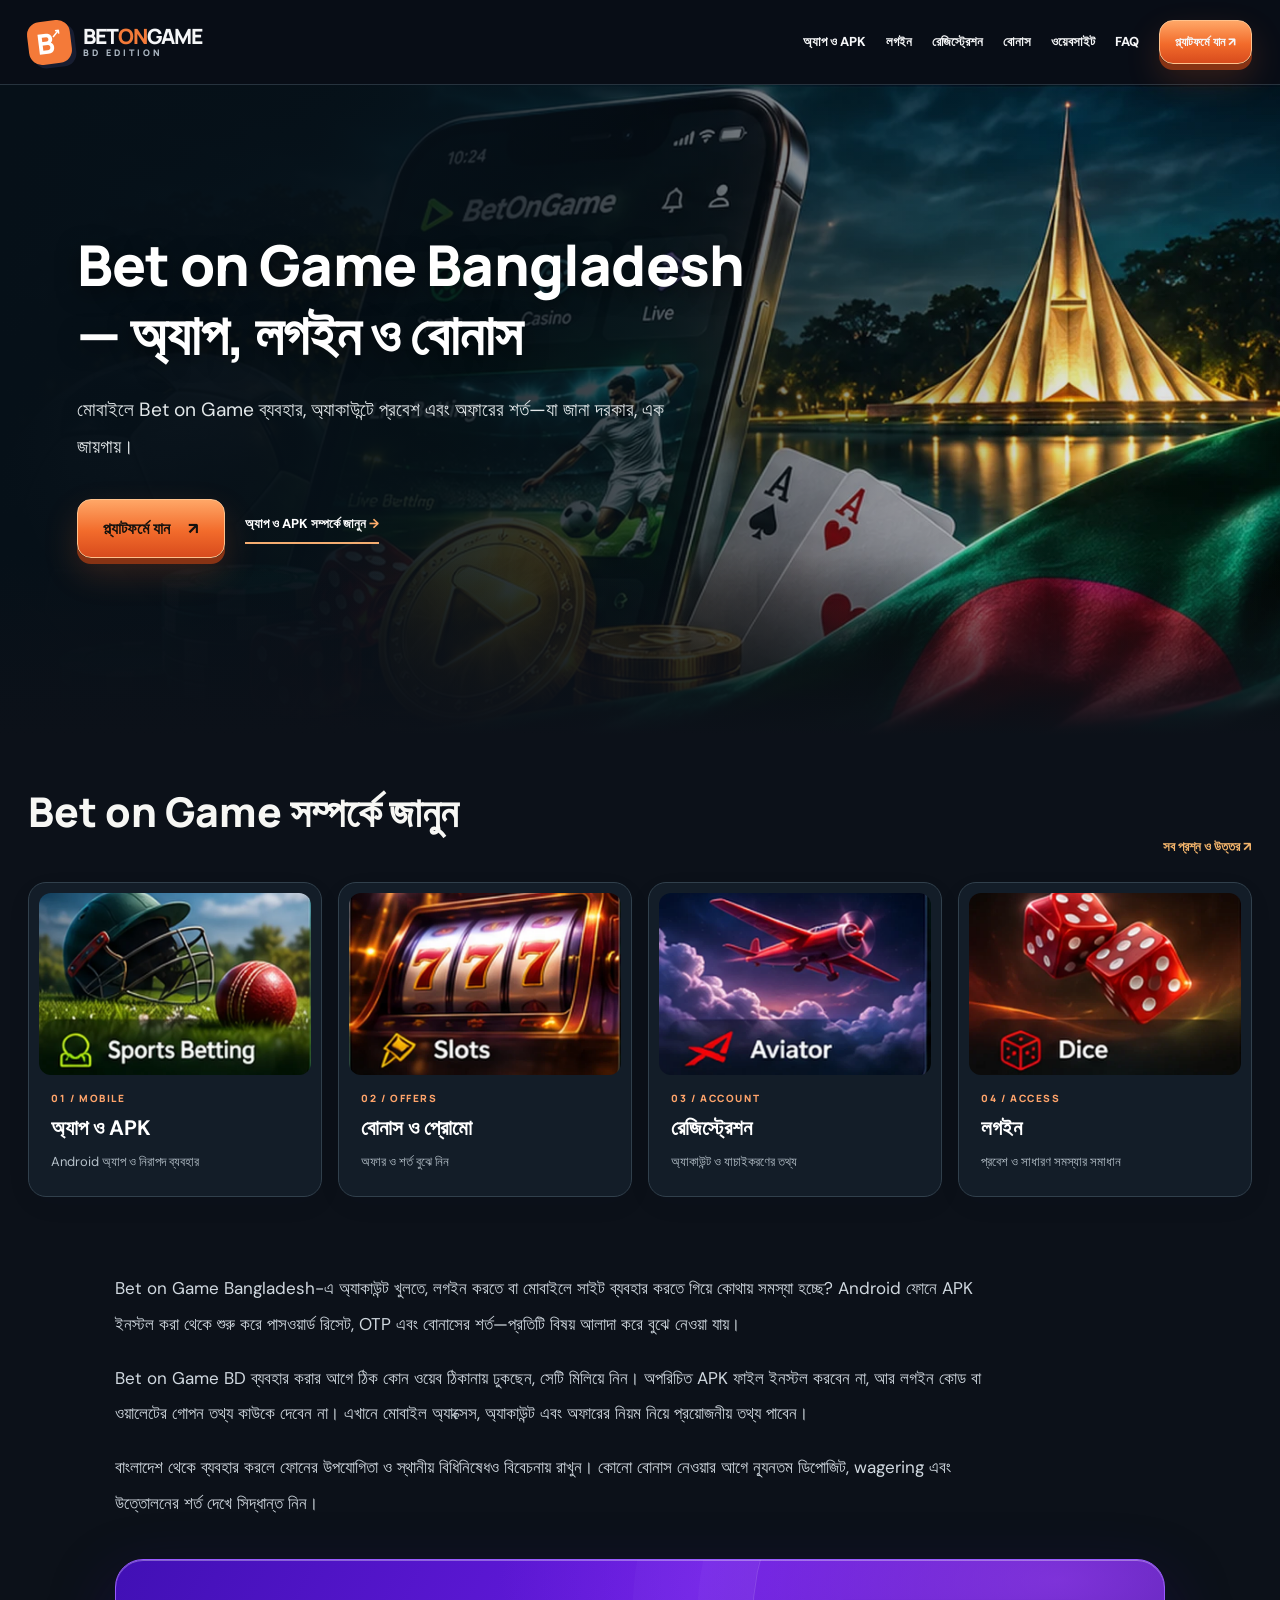
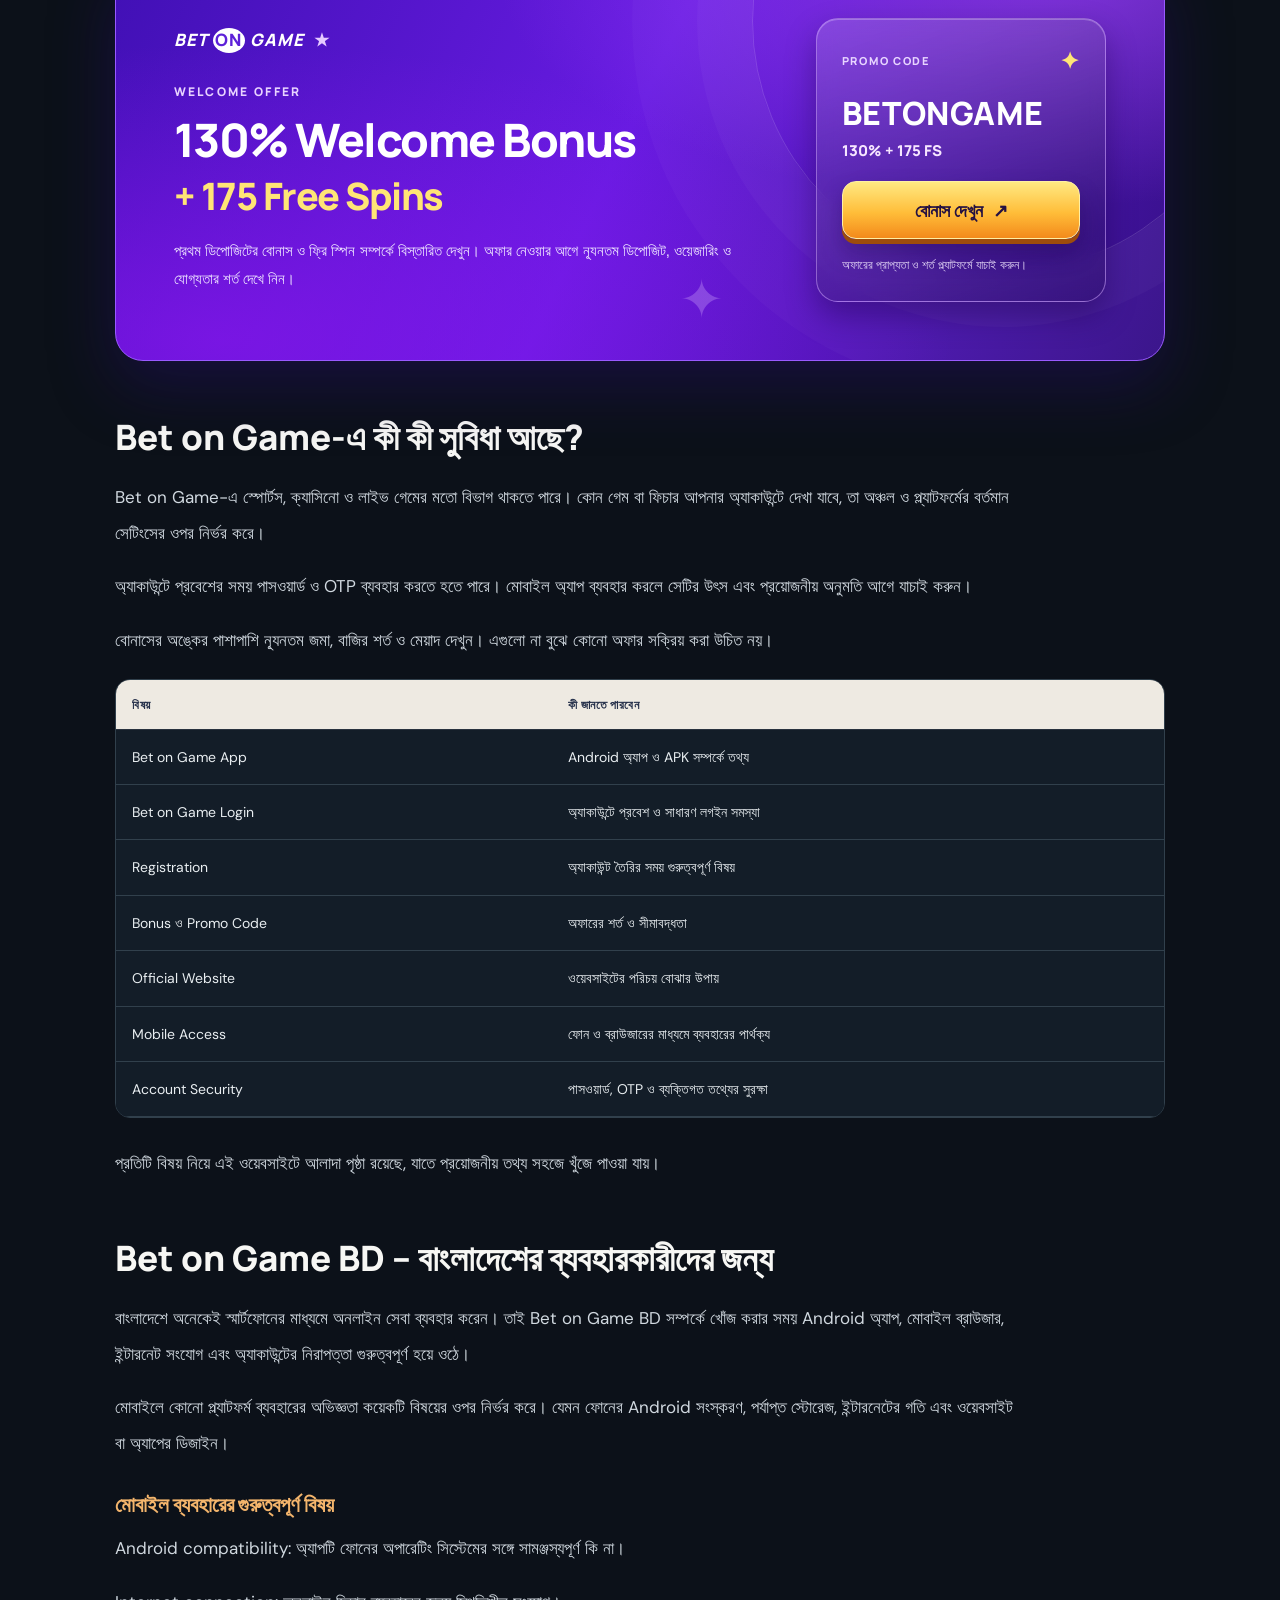
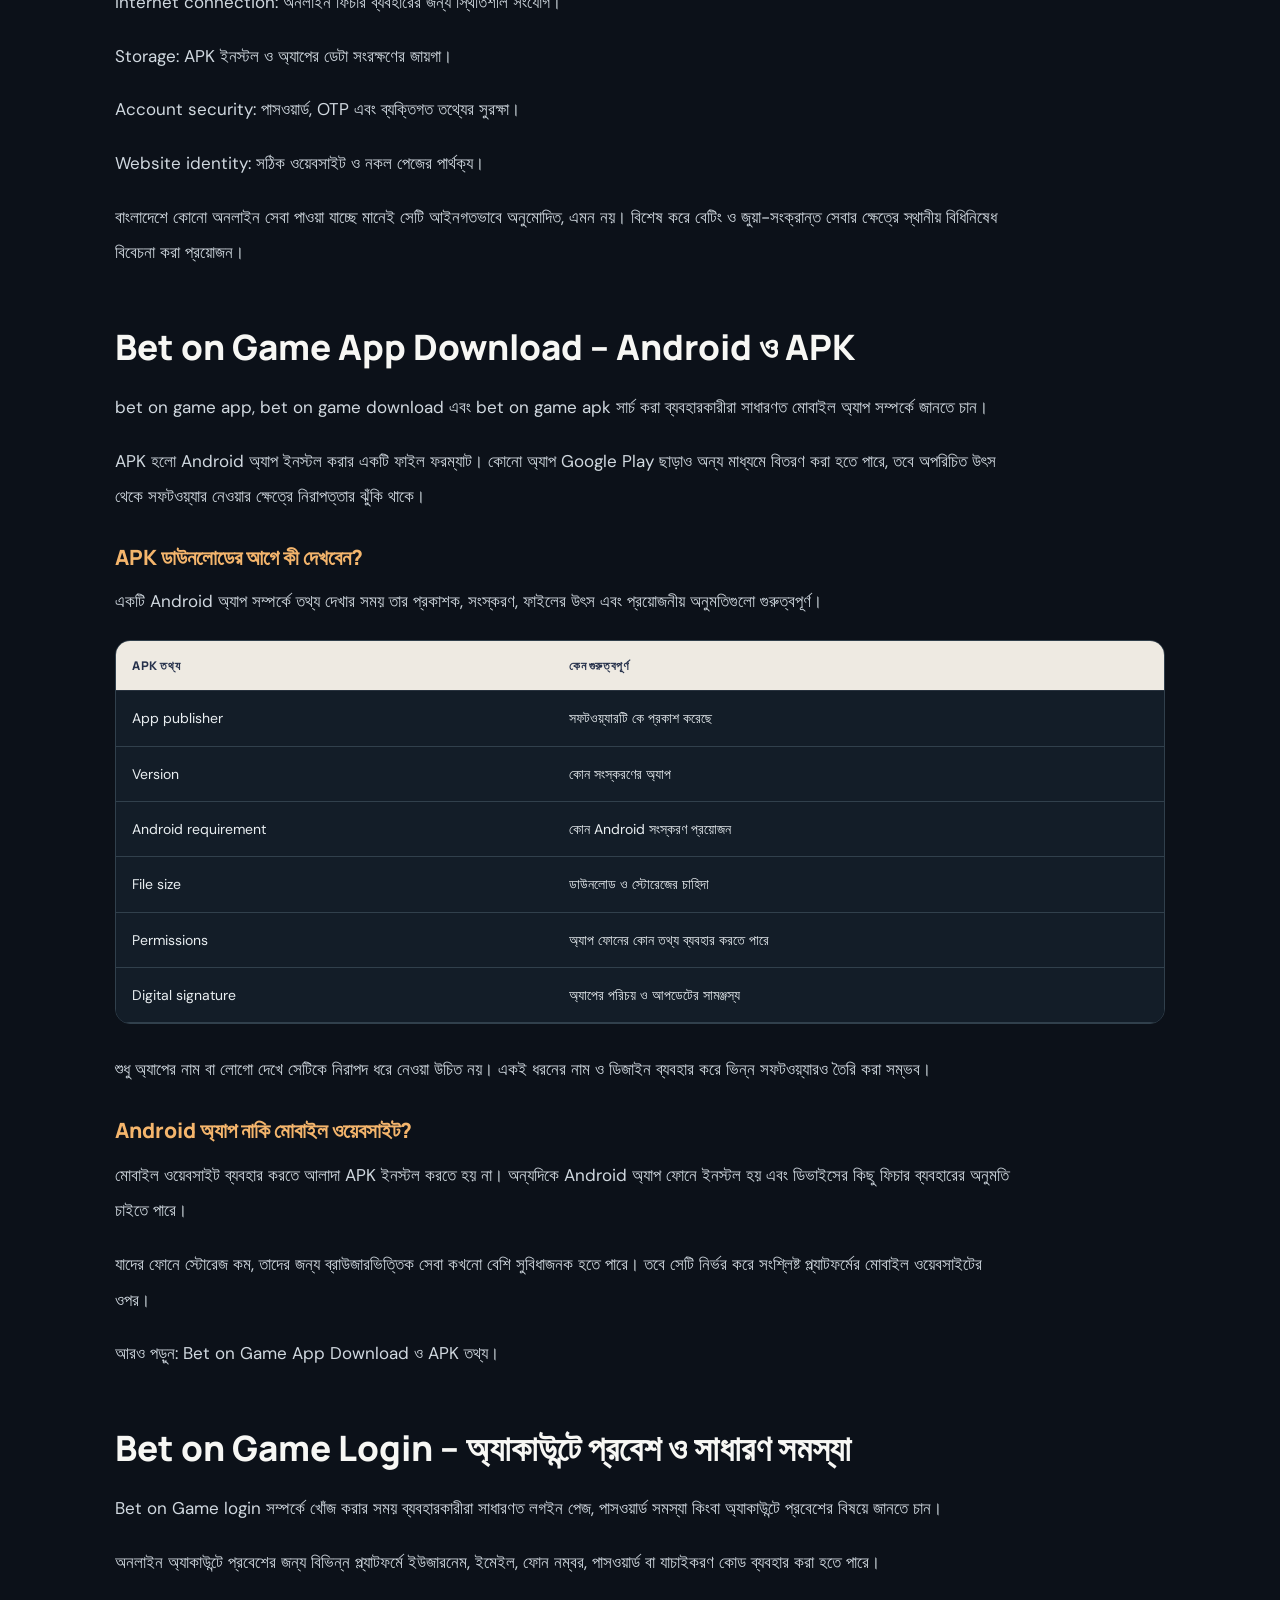
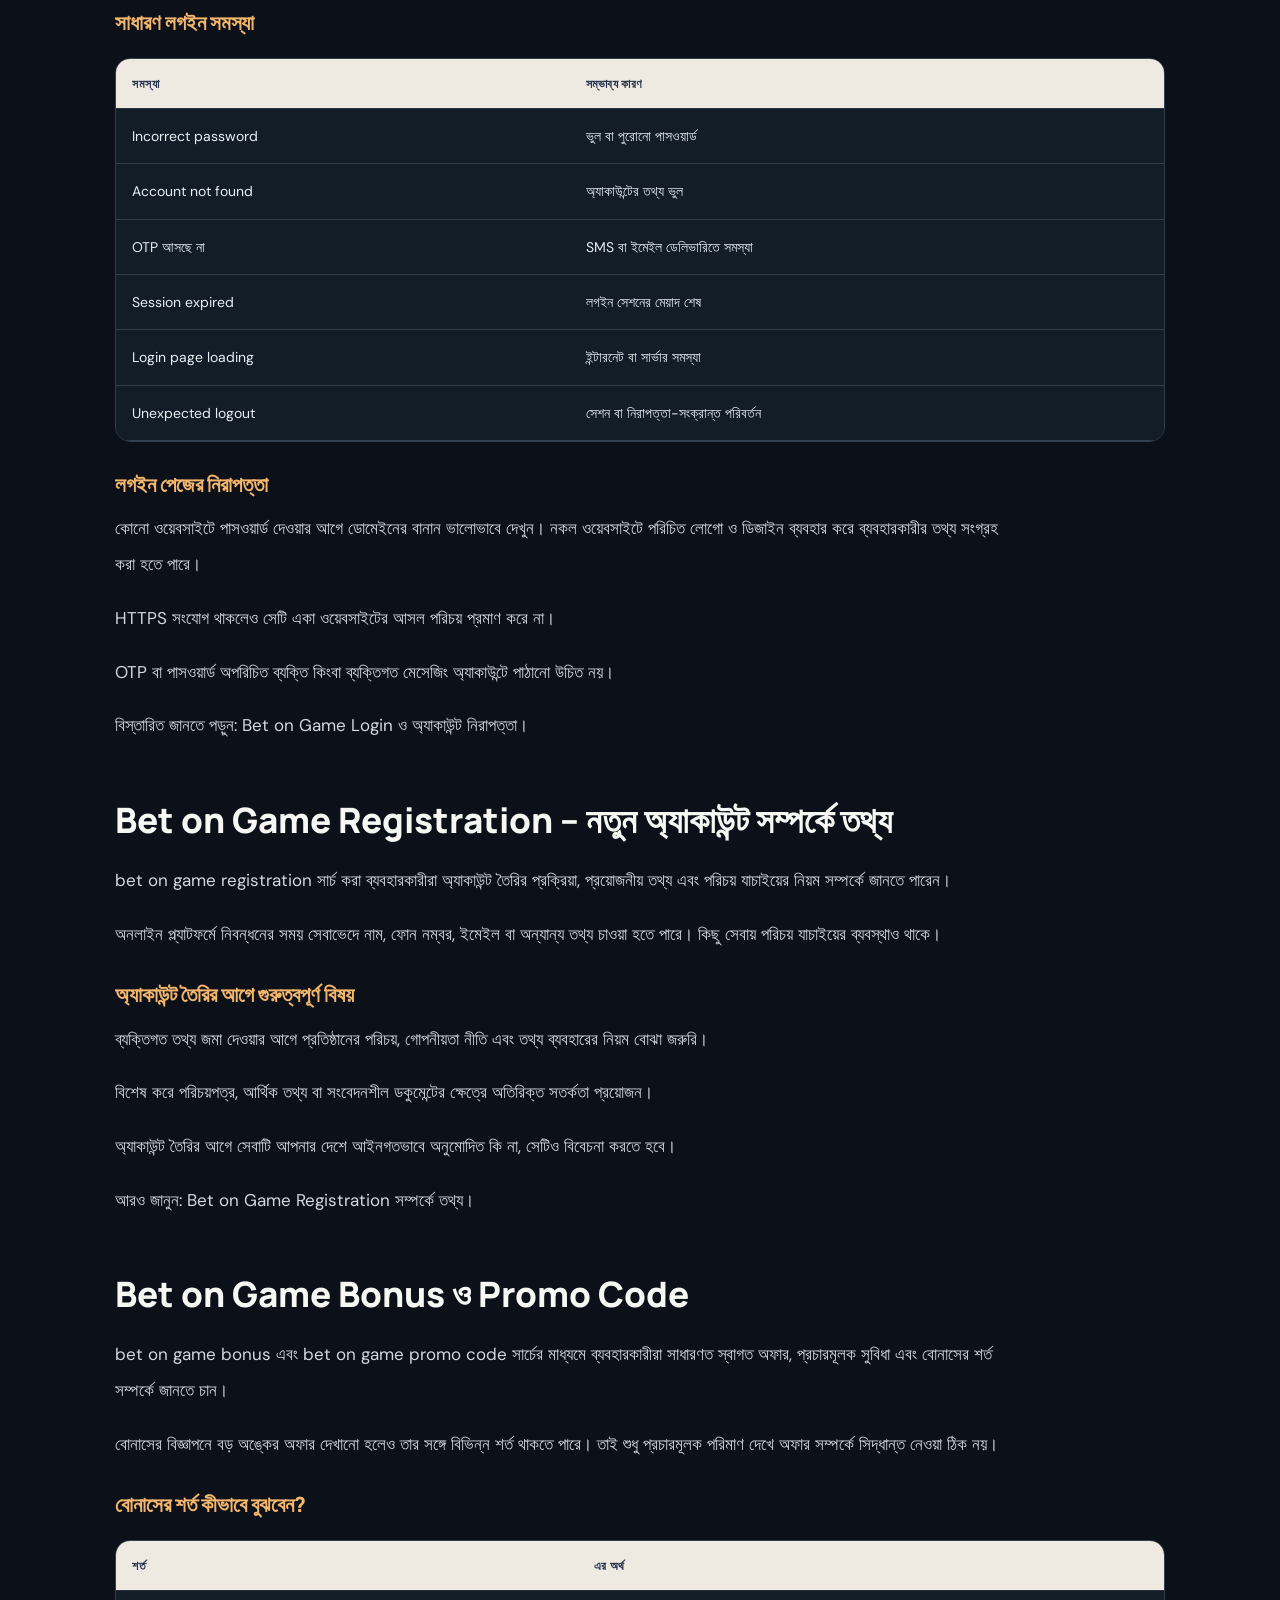
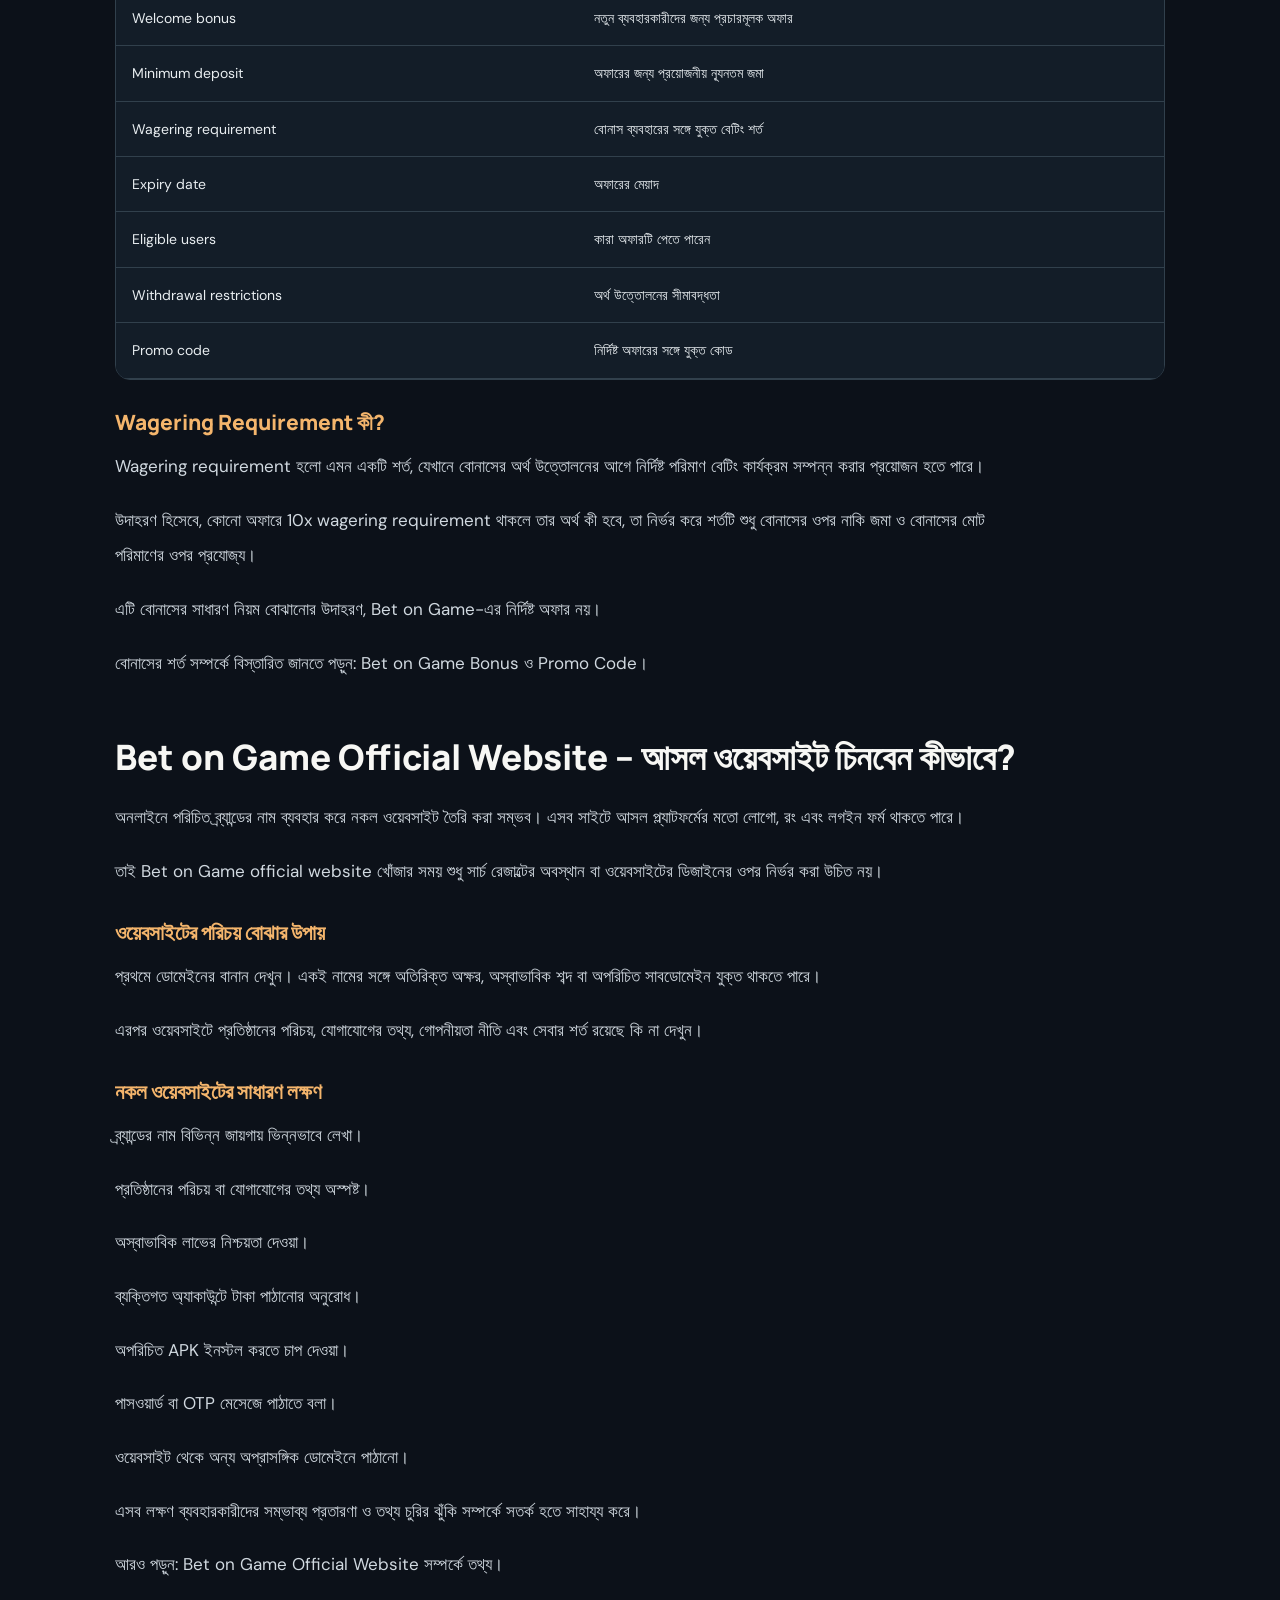
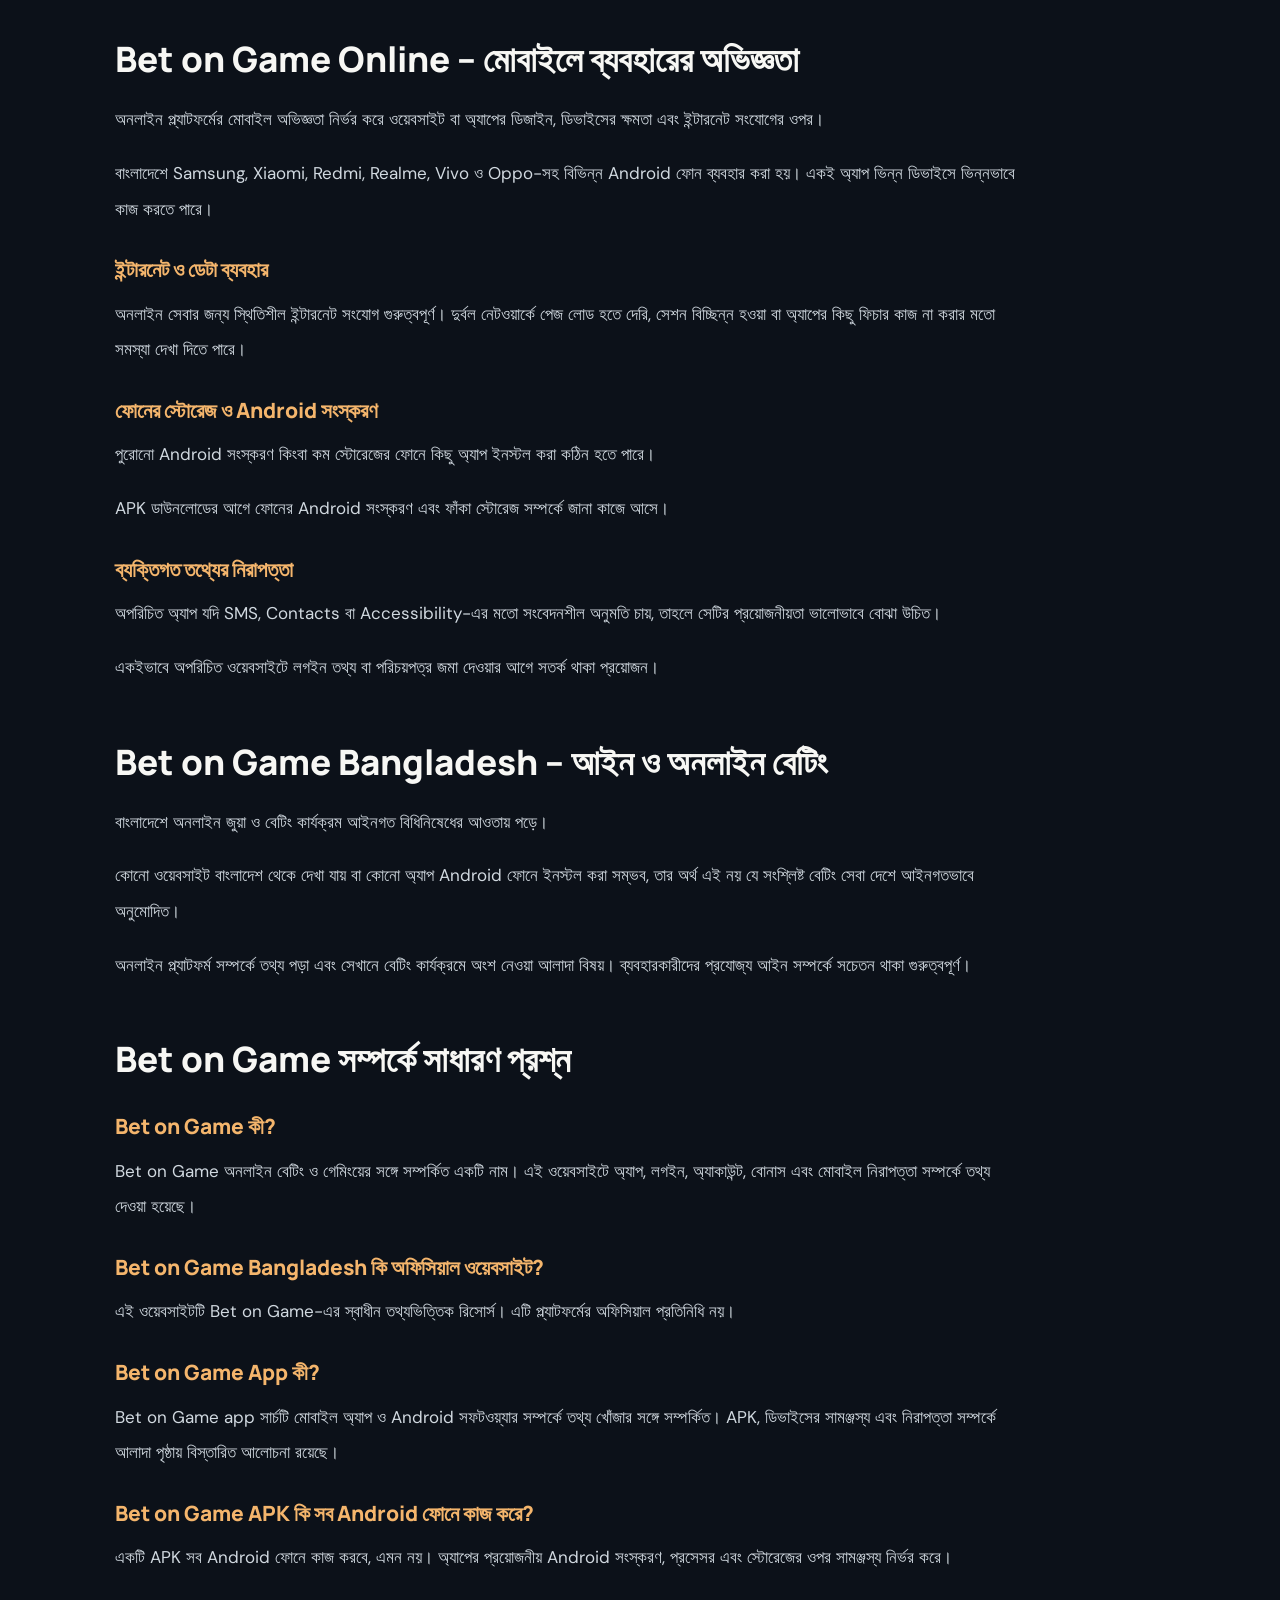
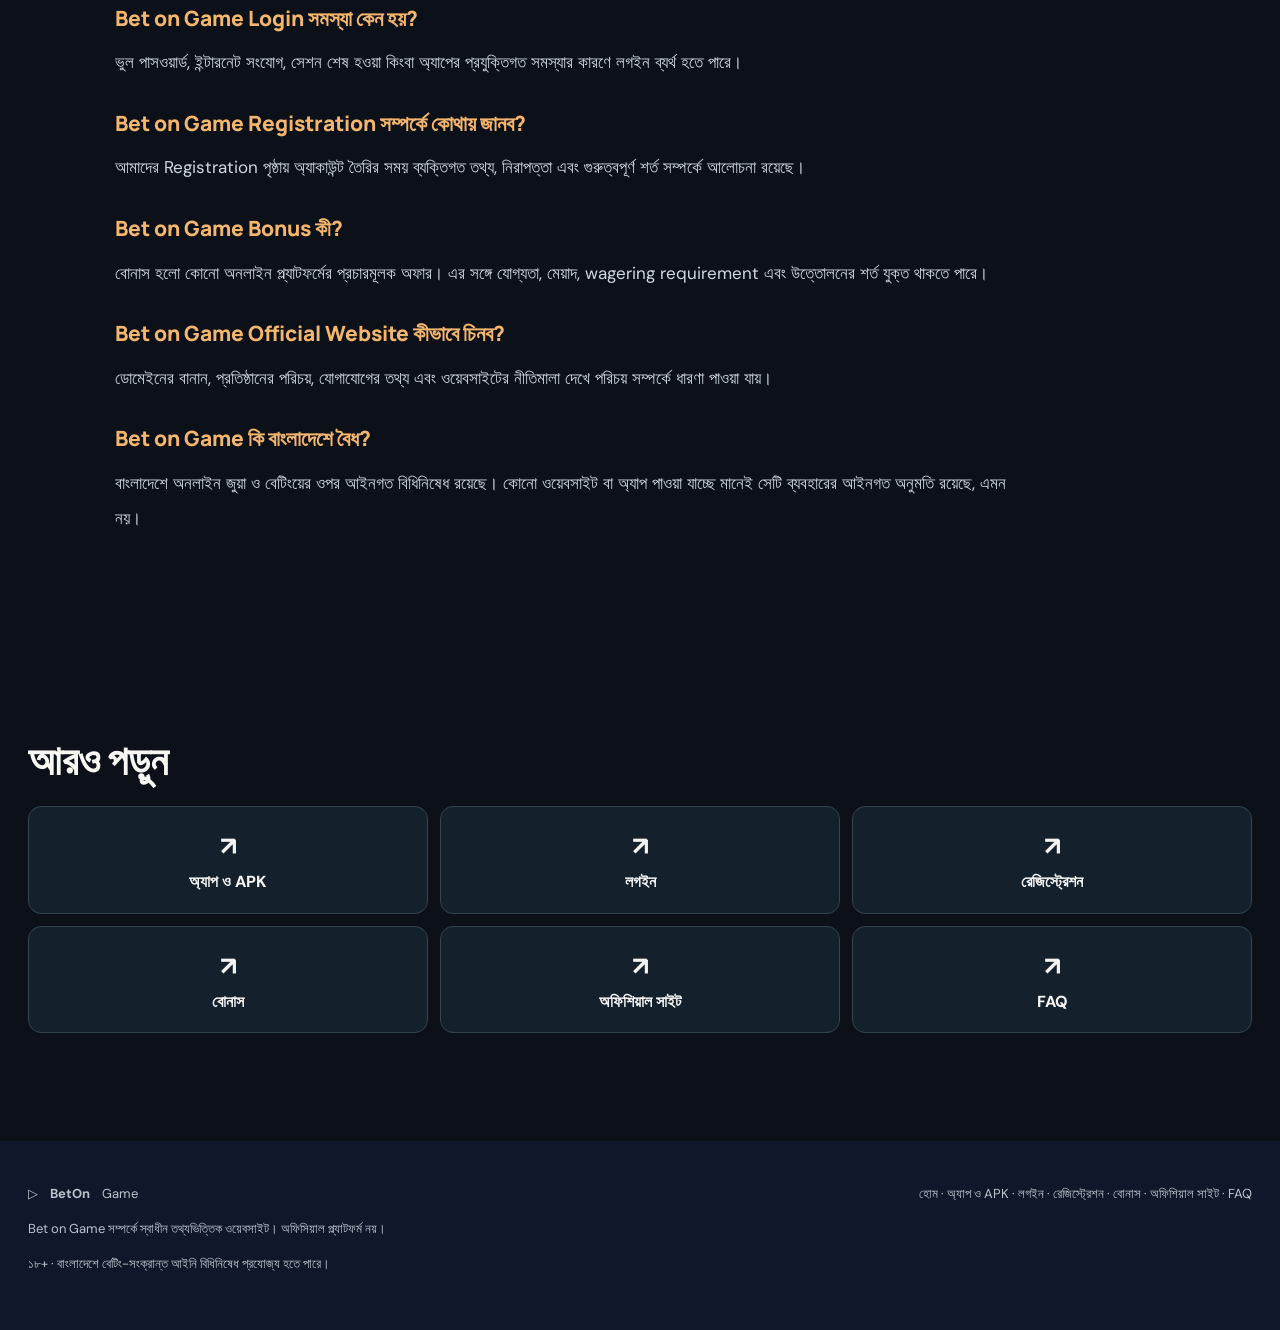
<file: index.html>
<!DOCTYPE html>

<html lang="bn-BD"><head><meta charset="utf-8"/><meta content="width=device-width, initial-scale=1" name="viewport"/><meta content="#171d31" name="theme-color"/><title>Bet on Game Bangladesh – App, Login ও Bonus তথ্য</title><meta content="Bet on Game Bangladesh সম্পর্কে জানুন। Bet on Game BD অ্যাপ, APK ডাউনলোড, লগইন, রেজিস্ট্রেশন, বোনাস, মোবাইল ব্যবহার ও নিরাপত্তার তথ্য।" name="description"/><meta content="OcO6SEF6Yd6gTLhYc5qlhoDZafXLxsuk9HwTfhQTQ_E" name="google-site-verification"/><link href="https://bet-on-game-bd.com/" rel="canonical"/><link href="/assets/favicon.svg" rel="icon" type="image/svg+xml"/><link href="/assets/style.css" rel="stylesheet"/><meta content="website" property="og:type"/><meta content="bn_BD" property="og:locale"/><meta content="Bet on Game Bangladesh – App, Login ও Bonus তথ্য" property="og:title"/><meta content="Bet on Game Bangladesh সম্পর্কে জানুন। Bet on Game BD অ্যাপ, APK ডাউনলোড, লগইন, রেজিস্ট্রেশন, বোনাস, মোবাইল ব্যবহার ও নিরাপত্তার তথ্য।" property="og:description"/><meta content="https://bet-on-game-bd.com/" property="og:url"/><script type="application/ld+json">{"@context": "https://schema.org", "@type": "WebPage", "name": "Bet on Game Bangladesh – App, Login ও Bonus তথ্য", "description": "Bet on Game Bangladesh সম্পর্কে জানুন। Bet on Game BD অ্যাপ, APK ডাউনলোড, লগইন, রেজিস্ট্রেশন, বোনাস, মোবাইল ব্যবহার ও নিরাপত্তার তথ্য।", "url": "https://bet-on-game-bd.com/", "inLanguage": "bn-BD", "isPartOf": {"@type": "WebSite", "name": "Bet on Game Bangladesh", "url": "https://bet-on-game-bd.com/"}}</script></head><body><header class="site-header"><div class="wrap header-inner"><a aria-label="Bet on Game Bangladesh homepage" class="brand" href="/"><span class="brand-symbol">B<span>↗</span></span><span class="brand-word">BET<span>ON</span>GAME<small>BD EDITION</small></span></a><button aria-expanded="false" aria-label="Toggle navigation" class="menu-toggle">☰</button><nav aria-label="Main navigation" class="nav"><a href="/app-download/">অ্যাপ ও APK</a><a href="/login/">লগইন</a><a href="/registration/">রেজিস্ট্রেশন</a><a href="/bonus-promo-code/">বোনাস</a><a href="/official-website/">ওয়েবসাইট</a><a href="/faq/">FAQ</a><a class="btn nav-cta" href="/go-bd-platform/" rel="nofollow sponsored">প্ল্যাটফর্মে যান ↗</a></nav></div></header><main class="wrap"><section class="hero"><div class="hero-copy"><h1>Bet on Game Bangladesh — অ্যাপ, লগইন ও বোনাস</h1><p>মোবাইলে Bet on Game ব্যবহার, অ্যাকাউন্টে প্রবেশ এবং অফারের শর্ত—যা জানা দরকার, এক জায়গায়।</p><div class="hero-actions"><a class="btn" href="/go-bd-platform/" rel="nofollow sponsored">প্ল্যাটফর্মে যান <span aria-hidden="true">↗</span></a><a class="hero-secondary" href="/app-download/">অ্যাপ ও APK সম্পর্কে জানুন <span>→</span></a></div></div><div class="hero-visual"><img alt="BetOnGame mobile gaming interface with sports and casino-themed artwork" height="702" src="/assets/hero-cinema.webp" width="1410"/></div></section><section class="explore"><div class="section-head"><div><h2>Bet on Game সম্পর্কে জানুন</h2></div><a href="/faq/">সব প্রশ্ন ও উত্তর ↗</a></div><div class="explore-grid"><a class="explore-card" href="/app-download/"><img alt="Sports equipment in a gaming-themed scene" loading="lazy" src="/assets/sports.webp"/><span>01 / MOBILE</span><h3>অ্যাপ ও APK</h3><p>Android অ্যাপ ও নিরাপদ ব্যবহার</p></a><a class="explore-card" href="/bonus-promo-code/"><img alt="Slot machine illustration" loading="lazy" src="/assets/slots.webp"/><span>02 / OFFERS</span><h3>বোনাস ও প্রোমো</h3><p>অফার ও শর্ত বুঝে নিন</p></a><a class="explore-card" href="/registration/"><img alt="Aviator airplane illustration" loading="lazy" src="/assets/aviator.webp"/><span>03 / ACCOUNT</span><h3>রেজিস্ট্রেশন</h3><p>অ্যাকাউন্ট ও যাচাইকরণের তথ্য</p></a><a class="explore-card" href="/login/"><img alt="Red casino dice illustration" loading="lazy" src="/assets/dice.webp"/><span>04 / ACCESS</span><h3>লগইন</h3><p>প্রবেশ ও সাধারণ সমস্যার সমাধান</p></a></div></section><article class="article-content">
<p>Bet on Game Bangladesh-এ অ্যাকাউন্ট খুলতে, লগইন করতে বা মোবাইলে সাইট ব্যবহার করতে গিয়ে কোথায় সমস্যা হচ্ছে? Android ফোনে APK ইনস্টল করা থেকে শুরু করে পাসওয়ার্ড রিসেট, OTP এবং বোনাসের শর্ত—প্রতিটি বিষয় আলাদা করে বুঝে নেওয়া যায়।</p>
<p>Bet on Game BD ব্যবহার করার আগে ঠিক কোন ওয়েব ঠিকানায় ঢুকছেন, সেটি মিলিয়ে নিন। অপরিচিত APK ফাইল ইনস্টল করবেন না, আর লগইন কোড বা ওয়ালেটের গোপন তথ্য কাউকে দেবেন না। এখানে মোবাইল অ্যাক্সেস, অ্যাকাউন্ট এবং অফারের নিয়ম নিয়ে প্রয়োজনীয় তথ্য পাবেন।</p>
<p>বাংলাদেশ থেকে ব্যবহার করলে ফোনের উপযোগিতা ও স্থানীয় বিধিনিষেধও বিবেচনায় রাখুন। কোনো বোনাস নেওয়ার আগে ন্যূনতম ডিপোজিট, wagering এবং উত্তোলনের শর্ত দেখে সিদ্ধান্ত নিন।</p>
<section aria-label="Bet on Game welcome promotion" class="promo-feature"><div class="promo-feature__copy"><div class="promo-feature__brand">BET <span>ON</span> GAME <i>★</i></div><div class="promo-feature__eyebrow">WELCOME OFFER</div><h2>130% Welcome Bonus <em>+ 175 Free Spins</em></h2><p>প্রথম ডিপোজিটের বোনাস ও ফ্রি স্পিন সম্পর্কে বিস্তারিত দেখুন। অফার নেওয়ার আগে ন্যূনতম ডিপোজিট, ওয়েজারিং ও যোগ্যতার শর্ত দেখে নিন।</p></div><div class="promo-feature__ticket"><div class="promo-feature__ticket-top"><span>PROMO CODE</span><span class="promo-feature__sparkle">✦</span></div><div class="promo-feature__code">BETONGAME</div><div class="promo-feature__offer">130% + 175 FS</div><a class="promo-feature__button" href="/go-bd-platform/" rel="nofollow sponsored">বোনাস দেখুন <span aria-hidden="true">↗</span></a><small>অফারের প্রাপ্যতা ও শর্ত প্ল্যাটফর্মে যাচাই করুন।</small></div></section>
<h2>Bet on Game-এ কী কী সুবিধা আছে?</h2>
<p>Bet on Game-এ স্পোর্টস, ক্যাসিনো ও লাইভ গেমের মতো বিভাগ থাকতে পারে। কোন গেম বা ফিচার আপনার অ্যাকাউন্টে দেখা যাবে, তা অঞ্চল ও প্ল্যাটফর্মের বর্তমান সেটিংসের ওপর নির্ভর করে।</p>
<p>অ্যাকাউন্টে প্রবেশের সময় পাসওয়ার্ড ও OTP ব্যবহার করতে হতে পারে। মোবাইল অ্যাপ ব্যবহার করলে সেটির উৎস এবং প্রয়োজনীয় অনুমতি আগে যাচাই করুন।</p>
<p>বোনাসের অঙ্কের পাশাপাশি ন্যূনতম জমা, বাজির শর্ত ও মেয়াদ দেখুন। এগুলো না বুঝে কোনো অফার সক্রিয় করা উচিত নয়।</p>
<div class="table-wrap"><table><tr><th>বিষয়</th><th>কী জানতে পারবেন</th></tr><tr><td>Bet on Game App</td><td>Android অ্যাপ ও APK সম্পর্কে তথ্য</td></tr><tr><td>Bet on Game Login</td><td>অ্যাকাউন্টে প্রবেশ ও সাধারণ লগইন সমস্যা</td></tr><tr><td>Registration</td><td>অ্যাকাউন্ট তৈরির সময় গুরুত্বপূর্ণ বিষয়</td></tr><tr><td>Bonus ও Promo Code</td><td>অফারের শর্ত ও সীমাবদ্ধতা</td></tr><tr><td>Official Website</td><td>ওয়েবসাইটের পরিচয় বোঝার উপায়</td></tr><tr><td>Mobile Access</td><td>ফোন ও ব্রাউজারের মাধ্যমে ব্যবহারের পার্থক্য</td></tr><tr><td>Account Security</td><td>পাসওয়ার্ড, OTP ও ব্যক্তিগত তথ্যের সুরক্ষা</td></tr></table></div>
<p>প্রতিটি বিষয় নিয়ে এই ওয়েবসাইটে আলাদা পৃষ্ঠা রয়েছে, যাতে প্রয়োজনীয় তথ্য সহজে খুঁজে পাওয়া যায়।</p>
<h2>Bet on Game BD – বাংলাদেশের ব্যবহারকারীদের জন্য</h2>
<p>বাংলাদেশে অনেকেই স্মার্টফোনের মাধ্যমে অনলাইন সেবা ব্যবহার করেন। তাই Bet on Game BD সম্পর্কে খোঁজ করার সময় Android অ্যাপ, মোবাইল ব্রাউজার, ইন্টারনেট সংযোগ এবং অ্যাকাউন্টের নিরাপত্তা গুরুত্বপূর্ণ হয়ে ওঠে।</p>
<p>মোবাইলে কোনো প্ল্যাটফর্ম ব্যবহারের অভিজ্ঞতা কয়েকটি বিষয়ের ওপর নির্ভর করে। যেমন ফোনের Android সংস্করণ, পর্যাপ্ত স্টোরেজ, ইন্টারনেটের গতি এবং ওয়েবসাইট বা অ্যাপের ডিজাইন।</p>
<h3>মোবাইল ব্যবহারের গুরুত্বপূর্ণ বিষয়</h3>
<p>Android compatibility: অ্যাপটি ফোনের অপারেটিং সিস্টেমের সঙ্গে সামঞ্জস্যপূর্ণ কি না।</p>
<p>Internet connection: অনলাইন ফিচার ব্যবহারের জন্য স্থিতিশীল সংযোগ।</p>
<p>Storage: APK ইনস্টল ও অ্যাপের ডেটা সংরক্ষণের জায়গা।</p>
<p>Account security: পাসওয়ার্ড, OTP এবং ব্যক্তিগত তথ্যের সুরক্ষা।</p>
<p>Website identity: সঠিক ওয়েবসাইট ও নকল পেজের পার্থক্য।</p>
<p>বাংলাদেশে কোনো অনলাইন সেবা পাওয়া যাচ্ছে মানেই সেটি আইনগতভাবে অনুমোদিত, এমন নয়। বিশেষ করে বেটিং ও জুয়া-সংক্রান্ত সেবার ক্ষেত্রে স্থানীয় বিধিনিষেধ বিবেচনা করা প্রয়োজন।</p>
<h2>Bet on Game App Download – Android ও APK</h2>
<p>bet on game app, bet on game download এবং bet on game apk সার্চ করা ব্যবহারকারীরা সাধারণত মোবাইল অ্যাপ সম্পর্কে জানতে চান।</p>
<p>APK হলো Android অ্যাপ ইনস্টল করার একটি ফাইল ফরম্যাট। কোনো অ্যাপ Google Play ছাড়াও অন্য মাধ্যমে বিতরণ করা হতে পারে, তবে অপরিচিত উৎস থেকে সফটওয়্যার নেওয়ার ক্ষেত্রে নিরাপত্তার ঝুঁকি থাকে।</p>
<h3>APK ডাউনলোডের আগে কী দেখবেন?</h3>
<p>একটি Android অ্যাপ সম্পর্কে তথ্য দেখার সময় তার প্রকাশক, সংস্করণ, ফাইলের উৎস এবং প্রয়োজনীয় অনুমতিগুলো গুরুত্বপূর্ণ।</p>
<div class="table-wrap"><table><tr><th>APK তথ্য</th><th>কেন গুরুত্বপূর্ণ</th></tr><tr><td>App publisher</td><td>সফটওয়্যারটি কে প্রকাশ করেছে</td></tr><tr><td>Version</td><td>কোন সংস্করণের অ্যাপ</td></tr><tr><td>Android requirement</td><td>কোন Android সংস্করণ প্রয়োজন</td></tr><tr><td>File size</td><td>ডাউনলোড ও স্টোরেজের চাহিদা</td></tr><tr><td>Permissions</td><td>অ্যাপ ফোনের কোন তথ্য ব্যবহার করতে পারে</td></tr><tr><td>Digital signature</td><td>অ্যাপের পরিচয় ও আপডেটের সামঞ্জস্য</td></tr></table></div>
<p>শুধু অ্যাপের নাম বা লোগো দেখে সেটিকে নিরাপদ ধরে নেওয়া উচিত নয়। একই ধরনের নাম ও ডিজাইন ব্যবহার করে ভিন্ন সফটওয়্যারও তৈরি করা সম্ভব।</p>
<h3>Android অ্যাপ নাকি মোবাইল ওয়েবসাইট?</h3>
<p>মোবাইল ওয়েবসাইট ব্যবহার করতে আলাদা APK ইনস্টল করতে হয় না। অন্যদিকে Android অ্যাপ ফোনে ইনস্টল হয় এবং ডিভাইসের কিছু ফিচার ব্যবহারের অনুমতি চাইতে পারে।</p>
<p>যাদের ফোনে স্টোরেজ কম, তাদের জন্য ব্রাউজারভিত্তিক সেবা কখনো বেশি সুবিধাজনক হতে পারে। তবে সেটি নির্ভর করে সংশ্লিষ্ট প্ল্যাটফর্মের মোবাইল ওয়েবসাইটের ওপর।</p>
<p>আরও পড়ুন: Bet on Game App Download ও APK তথ্য।</p>
<h2>Bet on Game Login – অ্যাকাউন্টে প্রবেশ ও সাধারণ সমস্যা</h2>
<p>Bet on Game login সম্পর্কে খোঁজ করার সময় ব্যবহারকারীরা সাধারণত লগইন পেজ, পাসওয়ার্ড সমস্যা কিংবা অ্যাকাউন্টে প্রবেশের বিষয়ে জানতে চান।</p>
<p>অনলাইন অ্যাকাউন্টে প্রবেশের জন্য বিভিন্ন প্ল্যাটফর্মে ইউজারনেম, ইমেইল, ফোন নম্বর, পাসওয়ার্ড বা যাচাইকরণ কোড ব্যবহার করা হতে পারে।</p>
<h3>সাধারণ লগইন সমস্যা</h3>
<div class="table-wrap"><table><tr><th>সমস্যা</th><th>সম্ভাব্য কারণ</th></tr><tr><td>Incorrect password</td><td>ভুল বা পুরোনো পাসওয়ার্ড</td></tr><tr><td>Account not found</td><td>অ্যাকাউন্টের তথ্য ভুল</td></tr><tr><td>OTP আসছে না</td><td>SMS বা ইমেইল ডেলিভারিতে সমস্যা</td></tr><tr><td>Session expired</td><td>লগইন সেশনের মেয়াদ শেষ</td></tr><tr><td>Login page loading</td><td>ইন্টারনেট বা সার্ভার সমস্যা</td></tr><tr><td>Unexpected logout</td><td>সেশন বা নিরাপত্তা-সংক্রান্ত পরিবর্তন</td></tr></table></div>
<h3>লগইন পেজের নিরাপত্তা</h3>
<p>কোনো ওয়েবসাইটে পাসওয়ার্ড দেওয়ার আগে ডোমেইনের বানান ভালোভাবে দেখুন। নকল ওয়েবসাইটে পরিচিত লোগো ও ডিজাইন ব্যবহার করে ব্যবহারকারীর তথ্য সংগ্রহ করা হতে পারে।</p>
<p>HTTPS সংযোগ থাকলেও সেটি একা ওয়েবসাইটের আসল পরিচয় প্রমাণ করে না।</p>
<p>OTP বা পাসওয়ার্ড অপরিচিত ব্যক্তি কিংবা ব্যক্তিগত মেসেজিং অ্যাকাউন্টে পাঠানো উচিত নয়।</p>
<p>বিস্তারিত জানতে পড়ুন: Bet on Game Login ও অ্যাকাউন্ট নিরাপত্তা।</p>
<h2>Bet on Game Registration – নতুন অ্যাকাউন্ট সম্পর্কে তথ্য</h2>
<p>bet on game registration সার্চ করা ব্যবহারকারীরা অ্যাকাউন্ট তৈরির প্রক্রিয়া, প্রয়োজনীয় তথ্য এবং পরিচয় যাচাইয়ের নিয়ম সম্পর্কে জানতে পারেন।</p>
<p>অনলাইন প্ল্যাটফর্মে নিবন্ধনের সময় সেবাভেদে নাম, ফোন নম্বর, ইমেইল বা অন্যান্য তথ্য চাওয়া হতে পারে। কিছু সেবায় পরিচয় যাচাইয়ের ব্যবস্থাও থাকে।</p>
<h3>অ্যাকাউন্ট তৈরির আগে গুরুত্বপূর্ণ বিষয়</h3>
<p>ব্যক্তিগত তথ্য জমা দেওয়ার আগে প্রতিষ্ঠানের পরিচয়, গোপনীয়তা নীতি এবং তথ্য ব্যবহারের নিয়ম বোঝা জরুরি।</p>
<p>বিশেষ করে পরিচয়পত্র, আর্থিক তথ্য বা সংবেদনশীল ডকুমেন্টের ক্ষেত্রে অতিরিক্ত সতর্কতা প্রয়োজন।</p>
<p>অ্যাকাউন্ট তৈরির আগে সেবাটি আপনার দেশে আইনগতভাবে অনুমোদিত কি না, সেটিও বিবেচনা করতে হবে।</p>
<p>আরও জানুন: Bet on Game Registration সম্পর্কে তথ্য।</p>
<h2>Bet on Game Bonus ও Promo Code</h2>
<p>bet on game bonus এবং bet on game promo code সার্চের মাধ্যমে ব্যবহারকারীরা সাধারণত স্বাগত অফার, প্রচারমূলক সুবিধা এবং বোনাসের শর্ত সম্পর্কে জানতে চান।</p>
<p>বোনাসের বিজ্ঞাপনে বড় অঙ্কের অফার দেখানো হলেও তার সঙ্গে বিভিন্ন শর্ত থাকতে পারে। তাই শুধু প্রচারমূলক পরিমাণ দেখে অফার সম্পর্কে সিদ্ধান্ত নেওয়া ঠিক নয়।</p>
<h3>বোনাসের শর্ত কীভাবে বুঝবেন?</h3>
<div class="table-wrap"><table><tr><th>শর্ত</th><th>এর অর্থ</th></tr><tr><td>Welcome bonus</td><td>নতুন ব্যবহারকারীদের জন্য প্রচারমূলক অফার</td></tr><tr><td>Minimum deposit</td><td>অফারের জন্য প্রয়োজনীয় ন্যূনতম জমা</td></tr><tr><td>Wagering requirement</td><td>বোনাস ব্যবহারের সঙ্গে যুক্ত বেটিং শর্ত</td></tr><tr><td>Expiry date</td><td>অফারের মেয়াদ</td></tr><tr><td>Eligible users</td><td>কারা অফারটি পেতে পারেন</td></tr><tr><td>Withdrawal restrictions</td><td>অর্থ উত্তোলনের সীমাবদ্ধতা</td></tr><tr><td>Promo code</td><td>নির্দিষ্ট অফারের সঙ্গে যুক্ত কোড</td></tr></table></div>
<h3>Wagering Requirement কী?</h3>
<p>Wagering requirement হলো এমন একটি শর্ত, যেখানে বোনাসের অর্থ উত্তোলনের আগে নির্দিষ্ট পরিমাণ বেটিং কার্যক্রম সম্পন্ন করার প্রয়োজন হতে পারে।</p>
<p>উদাহরণ হিসেবে, কোনো অফারে 10x wagering requirement থাকলে তার অর্থ কী হবে, তা নির্ভর করে শর্তটি শুধু বোনাসের ওপর নাকি জমা ও বোনাসের মোট পরিমাণের ওপর প্রযোজ্য।</p>
<p>এটি বোনাসের সাধারণ নিয়ম বোঝানোর উদাহরণ, Bet on Game-এর নির্দিষ্ট অফার নয়।</p>
<p>বোনাসের শর্ত সম্পর্কে বিস্তারিত জানতে পড়ুন: Bet on Game Bonus ও Promo Code।</p>
<h2>Bet on Game Official Website – আসল ওয়েবসাইট চিনবেন কীভাবে?</h2>
<p>অনলাইনে পরিচিত ব্র্যান্ডের নাম ব্যবহার করে নকল ওয়েবসাইট তৈরি করা সম্ভব। এসব সাইটে আসল প্ল্যাটফর্মের মতো লোগো, রং এবং লগইন ফর্ম থাকতে পারে।</p>
<p>তাই Bet on Game official website খোঁজার সময় শুধু সার্চ রেজাল্টের অবস্থান বা ওয়েবসাইটের ডিজাইনের ওপর নির্ভর করা উচিত নয়।</p>
<h3>ওয়েবসাইটের পরিচয় বোঝার উপায়</h3>
<p>প্রথমে ডোমেইনের বানান দেখুন। একই নামের সঙ্গে অতিরিক্ত অক্ষর, অস্বাভাবিক শব্দ বা অপরিচিত সাবডোমেইন যুক্ত থাকতে পারে।</p>
<p>এরপর ওয়েবসাইটে প্রতিষ্ঠানের পরিচয়, যোগাযোগের তথ্য, গোপনীয়তা নীতি এবং সেবার শর্ত রয়েছে কি না দেখুন।</p>
<h3>নকল ওয়েবসাইটের সাধারণ লক্ষণ</h3>
<p>ব্র্যান্ডের নাম বিভিন্ন জায়গায় ভিন্নভাবে লেখা।</p>
<p>প্রতিষ্ঠানের পরিচয় বা যোগাযোগের তথ্য অস্পষ্ট।</p>
<p>অস্বাভাবিক লাভের নিশ্চয়তা দেওয়া।</p>
<p>ব্যক্তিগত অ্যাকাউন্টে টাকা পাঠানোর অনুরোধ।</p>
<p>অপরিচিত APK ইনস্টল করতে চাপ দেওয়া।</p>
<p>পাসওয়ার্ড বা OTP মেসেজে পাঠাতে বলা।</p>
<p>ওয়েবসাইট থেকে অন্য অপ্রাসঙ্গিক ডোমেইনে পাঠানো।</p>
<p>এসব লক্ষণ ব্যবহারকারীদের সম্ভাব্য প্রতারণা ও তথ্য চুরির ঝুঁকি সম্পর্কে সতর্ক হতে সাহায্য করে।</p>
<p>আরও পড়ুন: Bet on Game Official Website সম্পর্কে তথ্য।</p>
<h2>Bet on Game Online – মোবাইলে ব্যবহারের অভিজ্ঞতা</h2>
<p>অনলাইন প্ল্যাটফর্মের মোবাইল অভিজ্ঞতা নির্ভর করে ওয়েবসাইট বা অ্যাপের ডিজাইন, ডিভাইসের ক্ষমতা এবং ইন্টারনেট সংযোগের ওপর।</p>
<p>বাংলাদেশে Samsung, Xiaomi, Redmi, Realme, Vivo ও Oppo-সহ বিভিন্ন Android ফোন ব্যবহার করা হয়। একই অ্যাপ ভিন্ন ডিভাইসে ভিন্নভাবে কাজ করতে পারে।</p>
<h3>ইন্টারনেট ও ডেটা ব্যবহার</h3>
<p>অনলাইন সেবার জন্য স্থিতিশীল ইন্টারনেট সংযোগ গুরুত্বপূর্ণ। দুর্বল নেটওয়ার্কে পেজ লোড হতে দেরি, সেশন বিচ্ছিন্ন হওয়া বা অ্যাপের কিছু ফিচার কাজ না করার মতো সমস্যা দেখা দিতে পারে।</p>
<h3>ফোনের স্টোরেজ ও Android সংস্করণ</h3>
<p>পুরোনো Android সংস্করণ কিংবা কম স্টোরেজের ফোনে কিছু অ্যাপ ইনস্টল করা কঠিন হতে পারে।</p>
<p>APK ডাউনলোডের আগে ফোনের Android সংস্করণ এবং ফাঁকা স্টোরেজ সম্পর্কে জানা কাজে আসে।</p>
<h3>ব্যক্তিগত তথ্যের নিরাপত্তা</h3>
<p>অপরিচিত অ্যাপ যদি SMS, Contacts বা Accessibility-এর মতো সংবেদনশীল অনুমতি চায়, তাহলে সেটির প্রয়োজনীয়তা ভালোভাবে বোঝা উচিত।</p>
<p>একইভাবে অপরিচিত ওয়েবসাইটে লগইন তথ্য বা পরিচয়পত্র জমা দেওয়ার আগে সতর্ক থাকা প্রয়োজন।</p>
<h2>Bet on Game Bangladesh – আইন ও অনলাইন বেটিং</h2>
<p>বাংলাদেশে অনলাইন জুয়া ও বেটিং কার্যক্রম আইনগত বিধিনিষেধের আওতায় পড়ে।</p>
<p>কোনো ওয়েবসাইট বাংলাদেশ থেকে দেখা যায় বা কোনো অ্যাপ Android ফোনে ইনস্টল করা সম্ভব, তার অর্থ এই নয় যে সংশ্লিষ্ট বেটিং সেবা দেশে আইনগতভাবে অনুমোদিত।</p>
<p>অনলাইন প্ল্যাটফর্ম সম্পর্কে তথ্য পড়া এবং সেখানে বেটিং কার্যক্রমে অংশ নেওয়া আলাদা বিষয়। ব্যবহারকারীদের প্রযোজ্য আইন সম্পর্কে সচেতন থাকা গুরুত্বপূর্ণ।</p>
<h2>Bet on Game সম্পর্কে সাধারণ প্রশ্ন</h2>
<h3>Bet on Game কী?</h3>
<p>Bet on Game অনলাইন বেটিং ও গেমিংয়ের সঙ্গে সম্পর্কিত একটি নাম। এই ওয়েবসাইটে অ্যাপ, লগইন, অ্যাকাউন্ট, বোনাস এবং মোবাইল নিরাপত্তা সম্পর্কে তথ্য দেওয়া হয়েছে।</p>
<h3>Bet on Game Bangladesh কি অফিসিয়াল ওয়েবসাইট?</h3>
<p>এই ওয়েবসাইটটি Bet on Game-এর স্বাধীন তথ্যভিত্তিক রিসোর্স। এটি প্ল্যাটফর্মের অফিসিয়াল প্রতিনিধি নয়।</p>
<h3>Bet on Game App কী?</h3>
<p>Bet on Game app সার্চটি মোবাইল অ্যাপ ও Android সফটওয়্যার সম্পর্কে তথ্য খোঁজার সঙ্গে সম্পর্কিত। APK, ডিভাইসের সামঞ্জস্য এবং নিরাপত্তা সম্পর্কে আলাদা পৃষ্ঠায় বিস্তারিত আলোচনা রয়েছে।</p>
<h3>Bet on Game APK কি সব Android ফোনে কাজ করে?</h3>
<p>একটি APK সব Android ফোনে কাজ করবে, এমন নয়। অ্যাপের প্রয়োজনীয় Android সংস্করণ, প্রসেসর এবং স্টোরেজের ওপর সামঞ্জস্য নির্ভর করে।</p>
<h3>Bet on Game Login সমস্যা কেন হয়?</h3>
<p>ভুল পাসওয়ার্ড, ইন্টারনেট সংযোগ, সেশন শেষ হওয়া কিংবা অ্যাপের প্রযুক্তিগত সমস্যার কারণে লগইন ব্যর্থ হতে পারে।</p>
<h3>Bet on Game Registration সম্পর্কে কোথায় জানব?</h3>
<p>আমাদের Registration পৃষ্ঠায় অ্যাকাউন্ট তৈরির সময় ব্যক্তিগত তথ্য, নিরাপত্তা এবং গুরুত্বপূর্ণ শর্ত সম্পর্কে আলোচনা রয়েছে।</p>
<h3>Bet on Game Bonus কী?</h3>
<p>বোনাস হলো কোনো অনলাইন প্ল্যাটফর্মের প্রচারমূলক অফার। এর সঙ্গে যোগ্যতা, মেয়াদ, wagering requirement এবং উত্তোলনের শর্ত যুক্ত থাকতে পারে।</p>
<h3>Bet on Game Official Website কীভাবে চিনব?</h3>
<p>ডোমেইনের বানান, প্রতিষ্ঠানের পরিচয়, যোগাযোগের তথ্য এবং ওয়েবসাইটের নীতিমালা দেখে পরিচয় সম্পর্কে ধারণা পাওয়া যায়।</p>
<h3>Bet on Game কি বাংলাদেশে বৈধ?</h3>
<p>বাংলাদেশে অনলাইন জুয়া ও বেটিংয়ের ওপর আইনগত বিধিনিষেধ রয়েছে। কোনো ওয়েবসাইট বা অ্যাপ পাওয়া যাচ্ছে মানেই সেটি ব্যবহারের আইনগত অনুমতি রয়েছে, এমন নয়।</p></article><section class="section"><h2>আরও পড়ুন</h2><div class="quick-links"><a href="/app-download/"><span>↗</span>অ্যাপ ও APK</a><a href="/login/"><span>↗</span>লগইন</a><a href="/registration/"><span>↗</span>রেজিস্ট্রেশন</a><a href="/bonus-promo-code/"><span>↗</span>বোনাস</a><a href="/official-website/"><span>↗</span>অফিশিয়াল সাইট</a><a href="/faq/"><span>↗</span>FAQ</a></div></section></main><footer class="footer"><div class="wrap footer-inner"><div><a class="brand" href="/"><span class="mark">▷</span><b>BetOn</b><span>Game</span></a><p>Bet on Game সম্পর্কে স্বাধীন তথ্যভিত্তিক ওয়েবসাইট। অফিসিয়াল প্ল্যাটফর্ম নয়।</p><p>১৮+ · বাংলাদেশে বেটিং-সংক্রান্ত আইনি বিধিনিষেধ প্রযোজ্য হতে পারে।</p></div><div><a href="/">হোম</a> · <a href="/app-download/">অ্যাপ ও APK</a> · <a href="/login/">লগইন</a> · <a href="/registration/">রেজিস্ট্রেশন</a> · <a href="/bonus-promo-code/">বোনাস</a> · <a href="/official-website/">অফিশিয়াল সাইট</a> · <a href="/faq/">FAQ</a></div></div></footer><script defer="" src="/assets/site.js"></script></body></html>
</file>
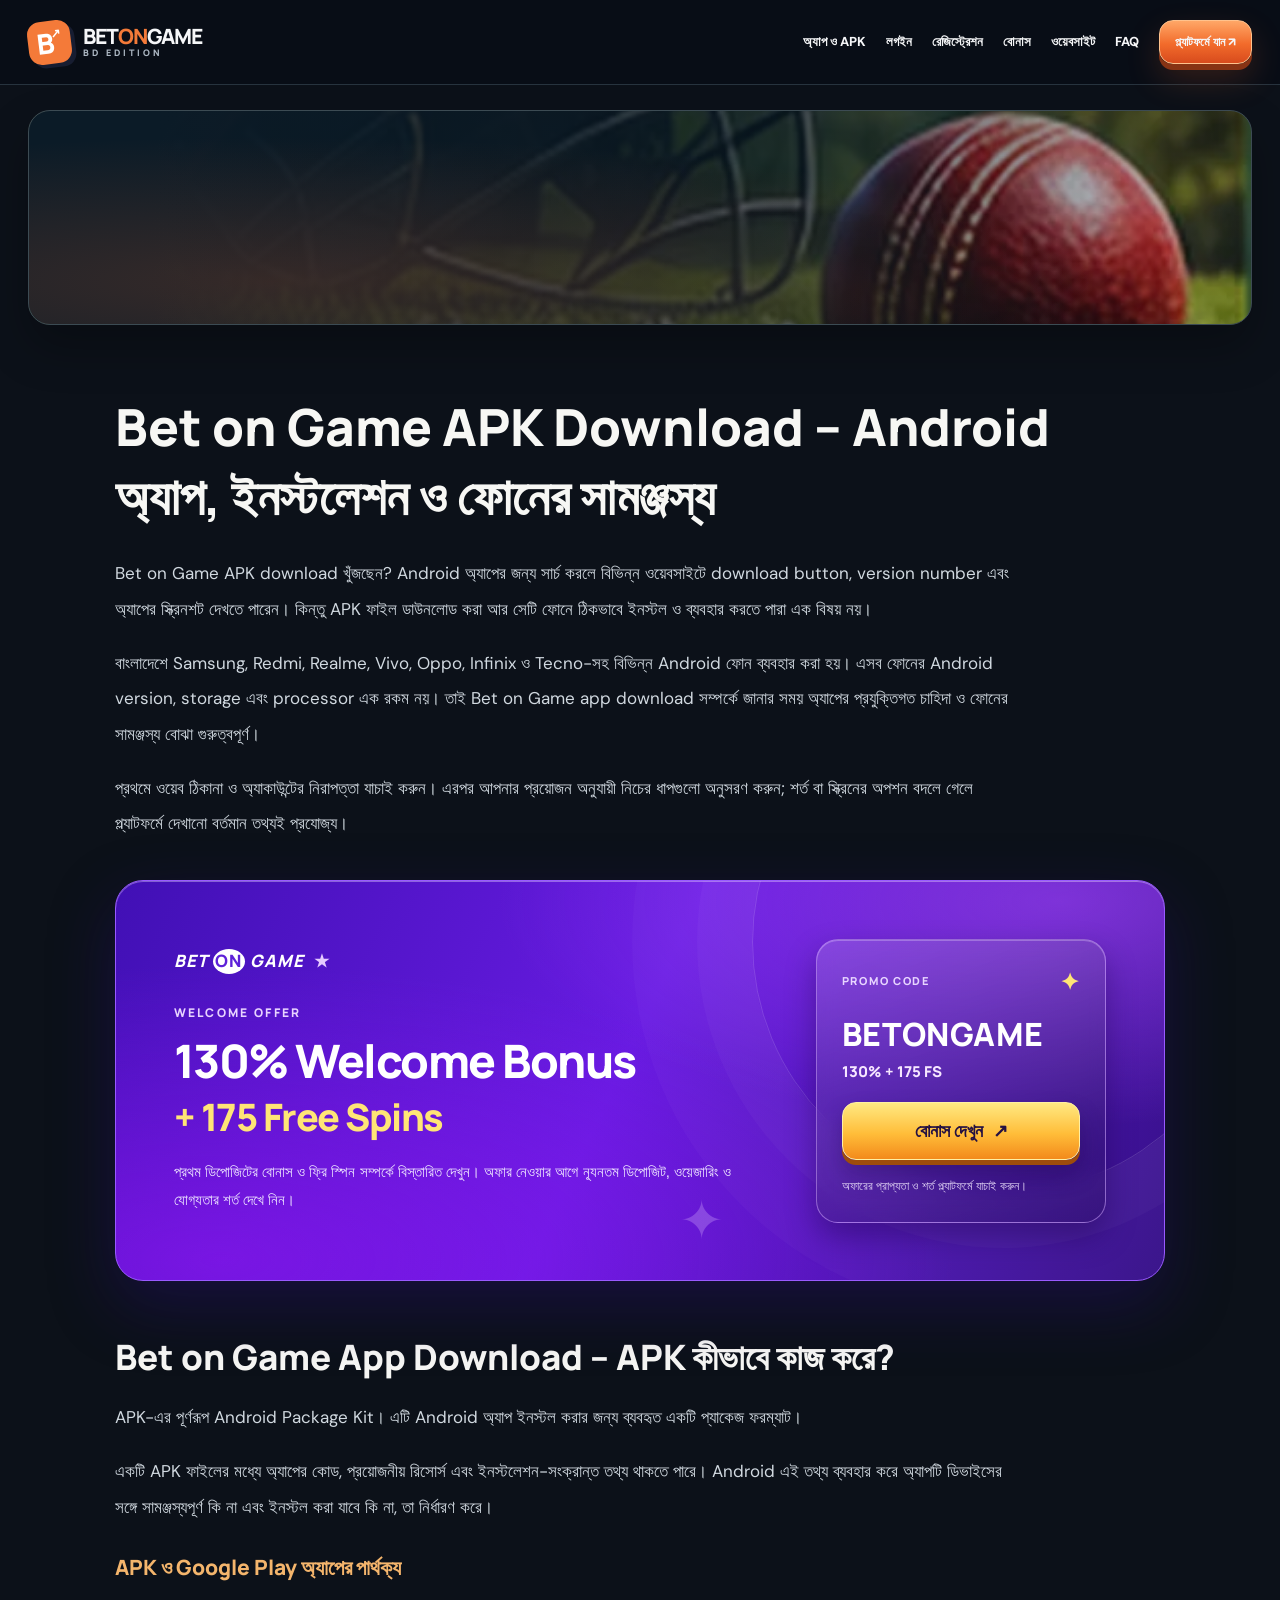
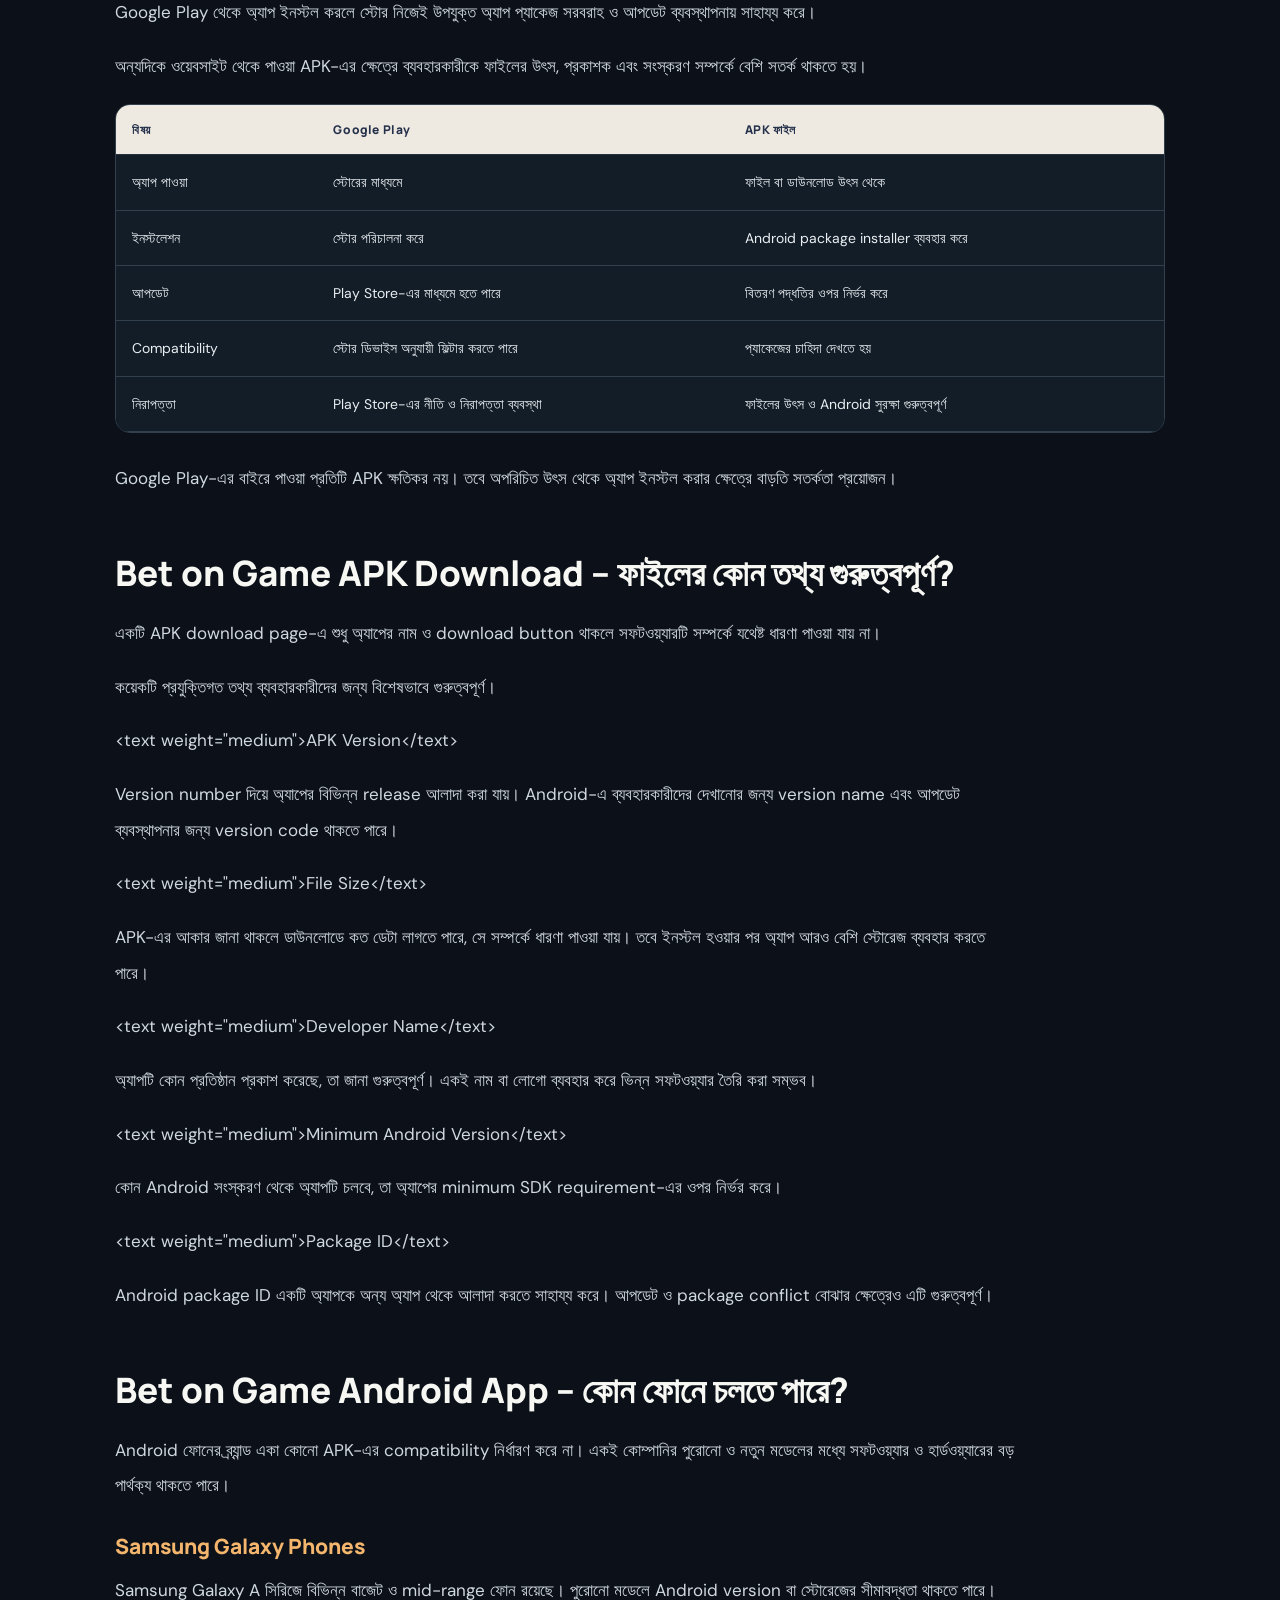
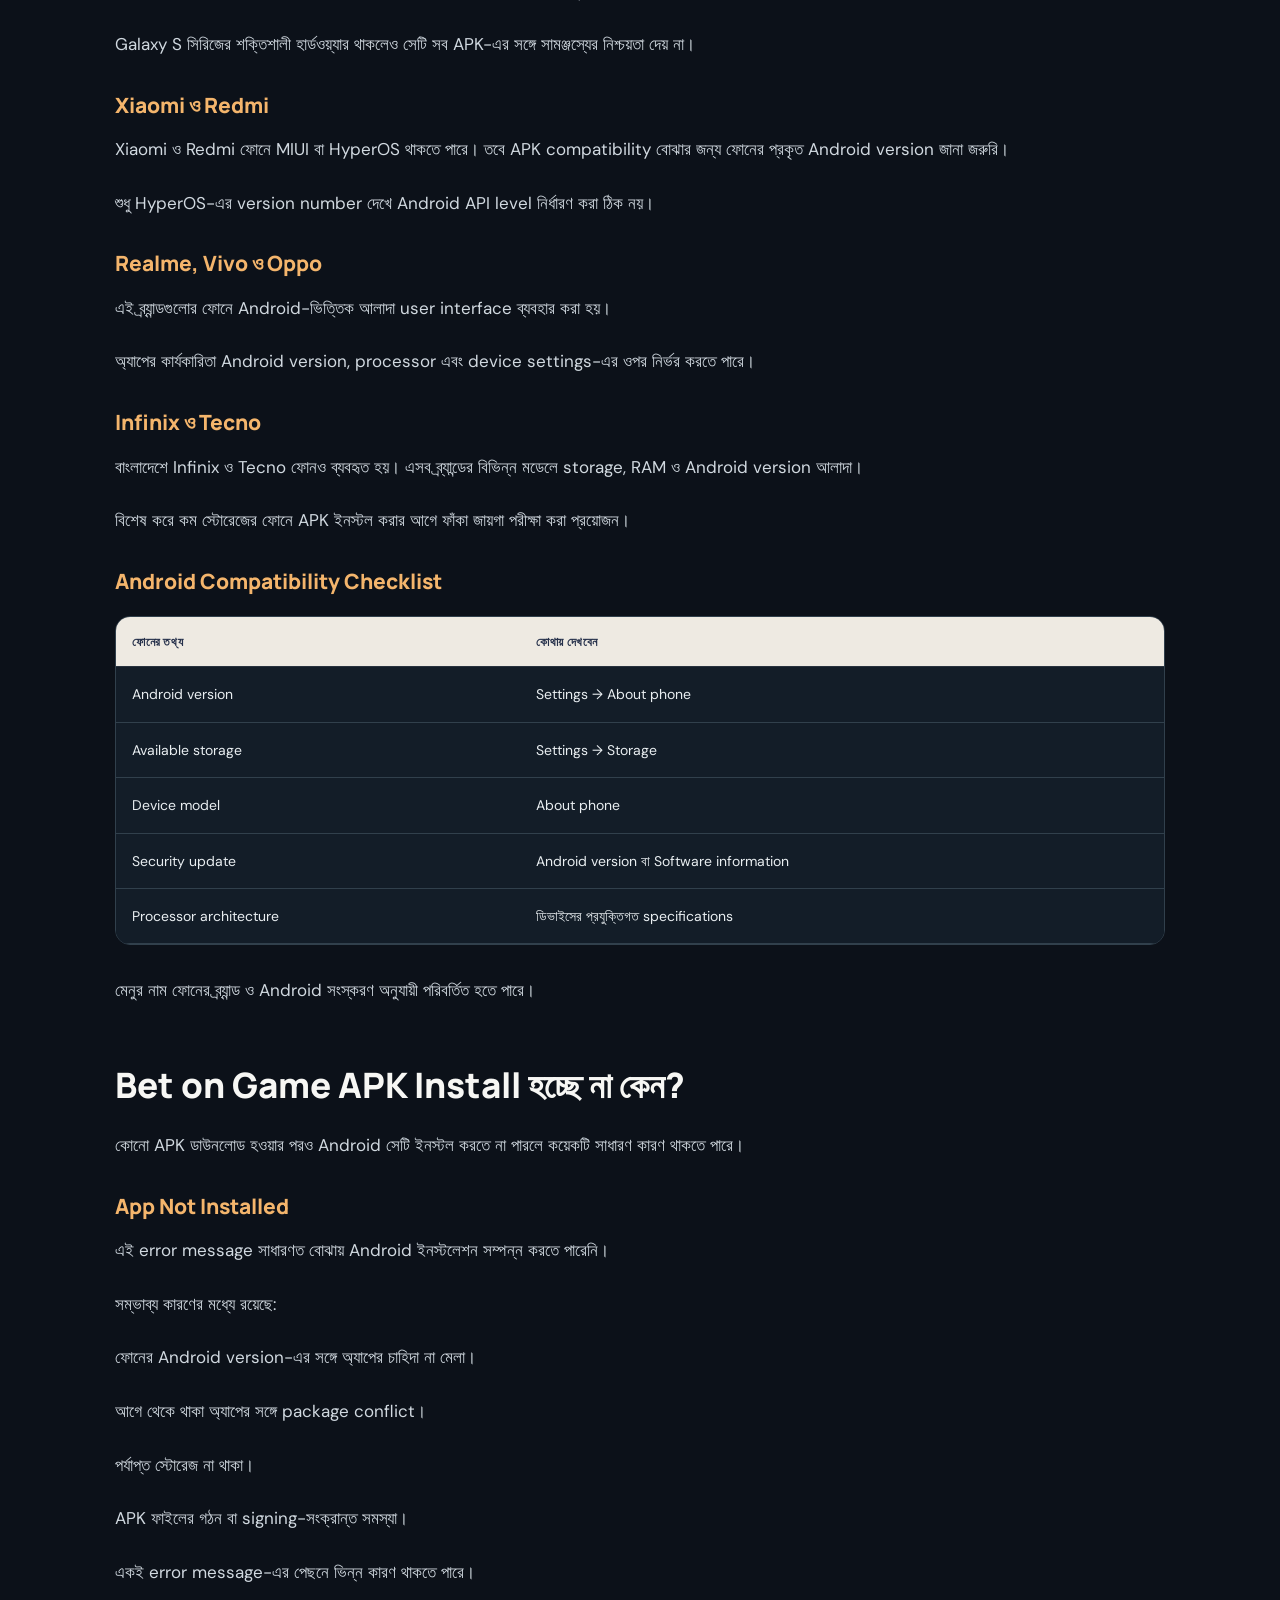
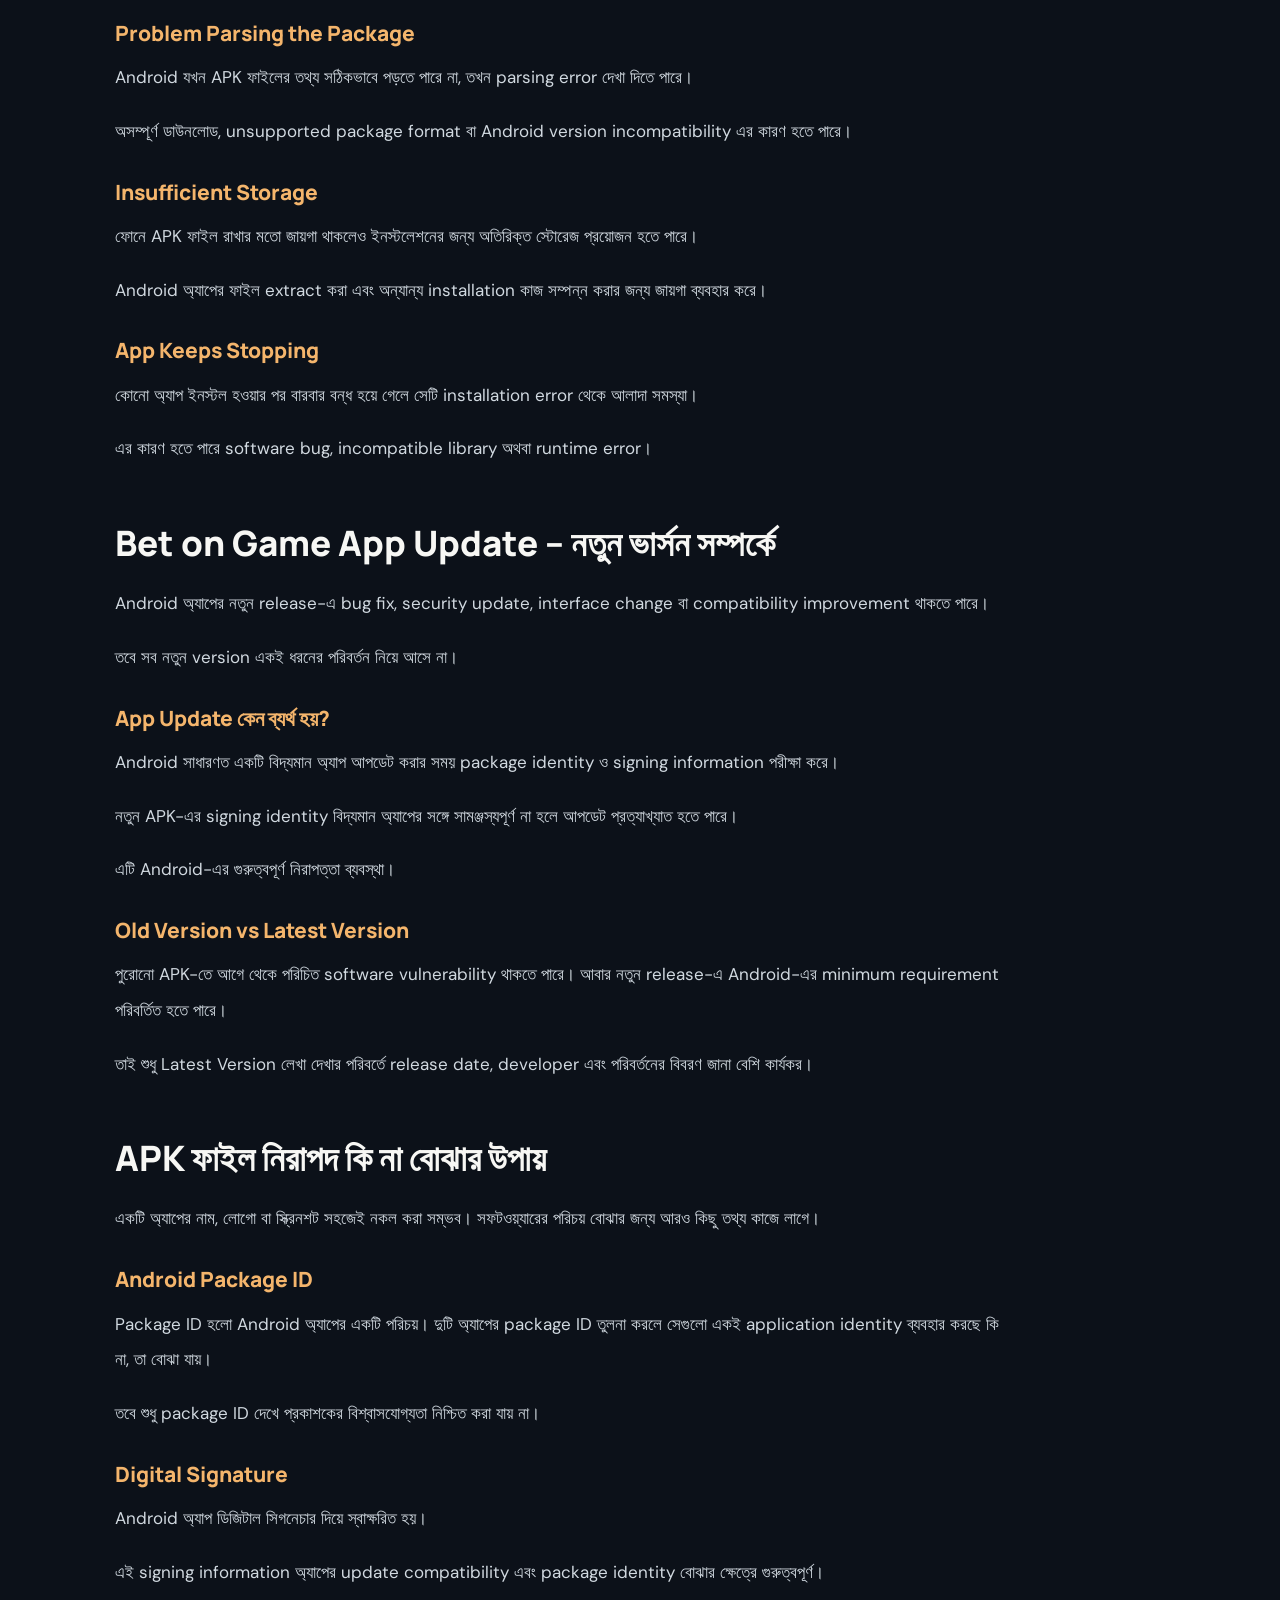
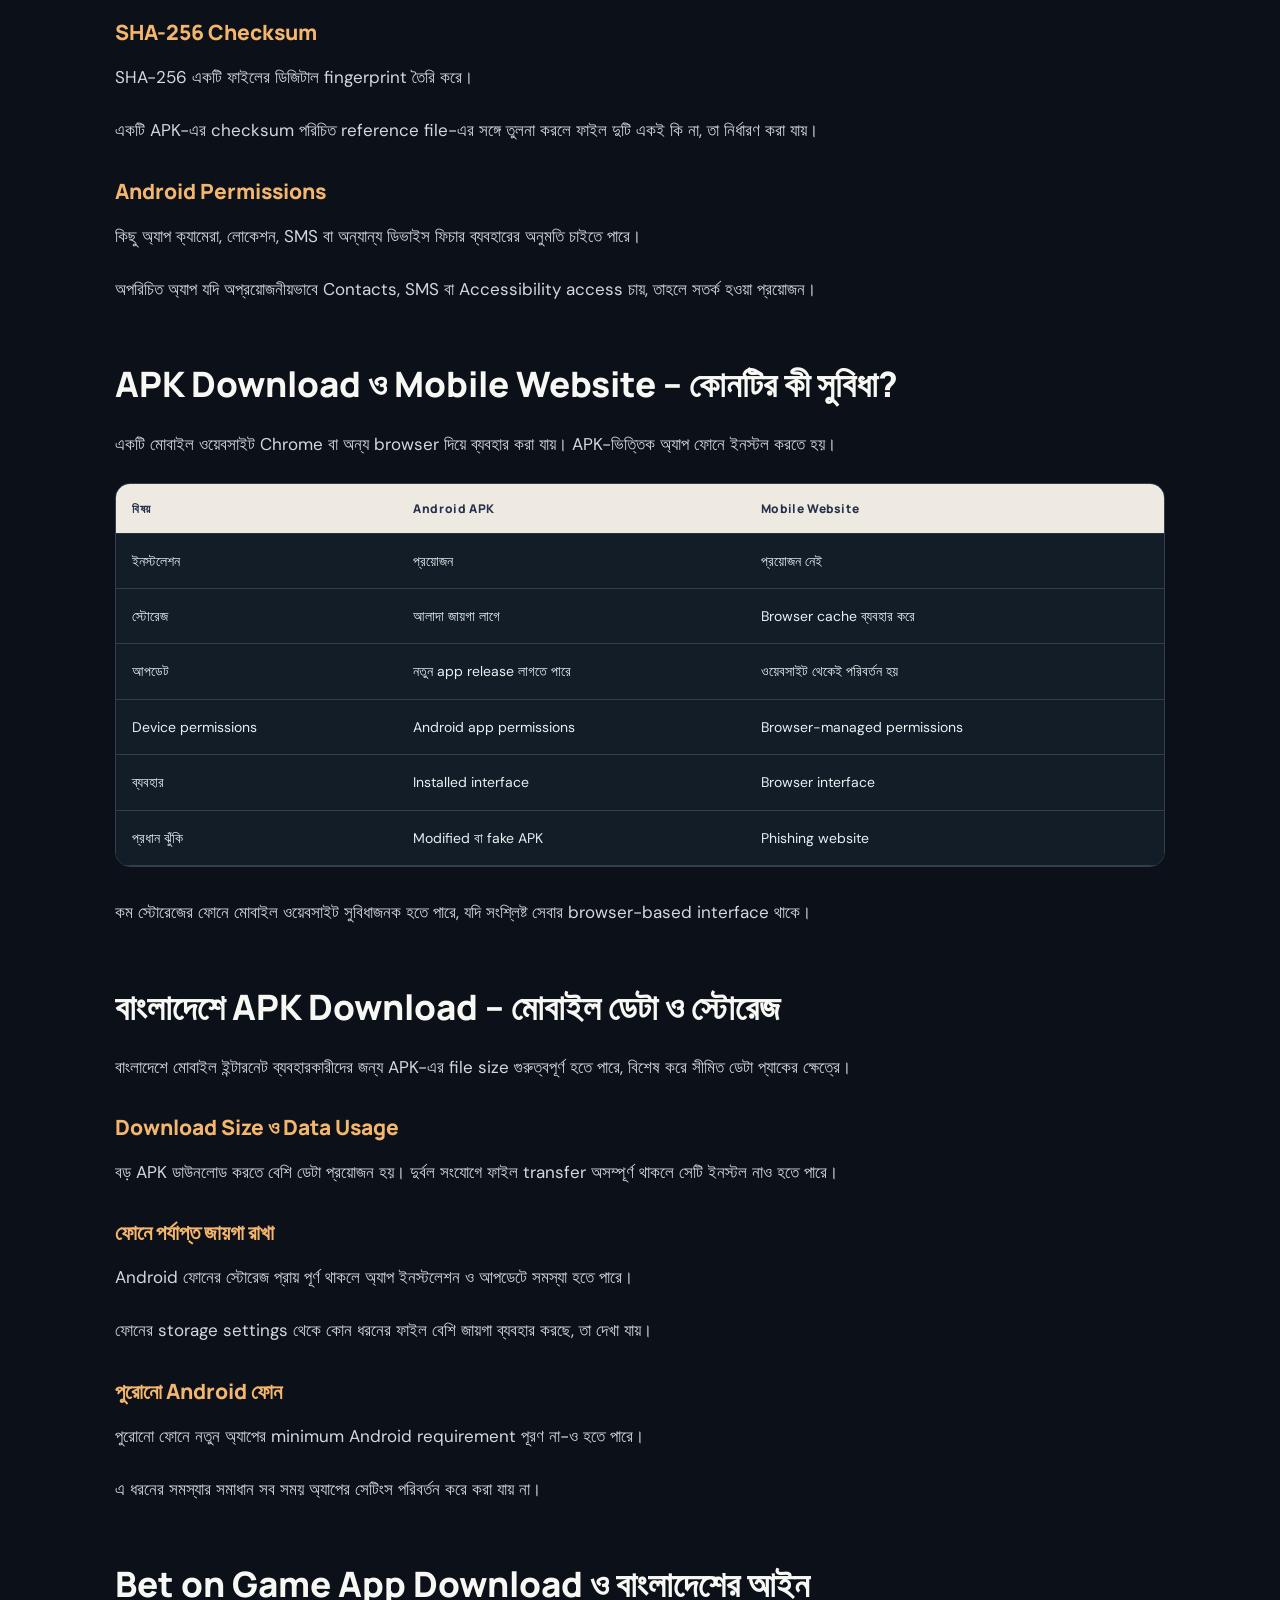
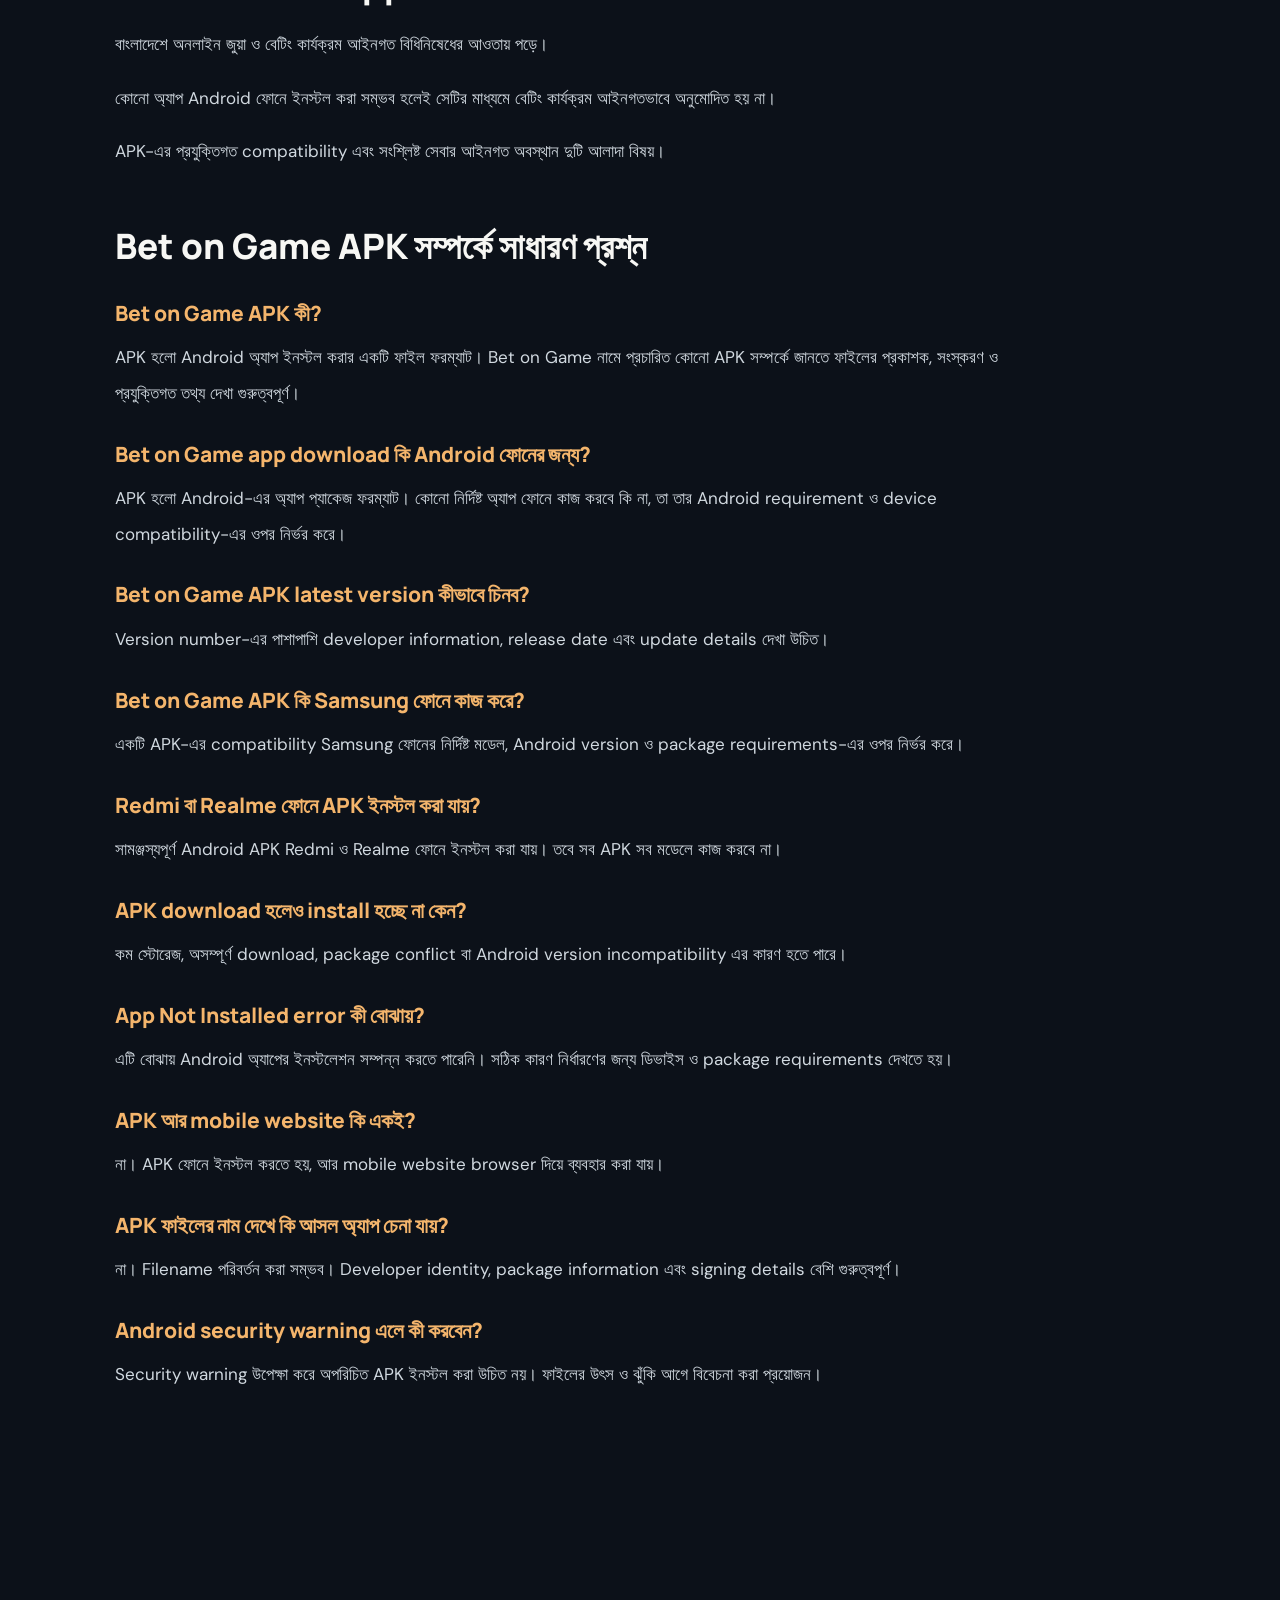
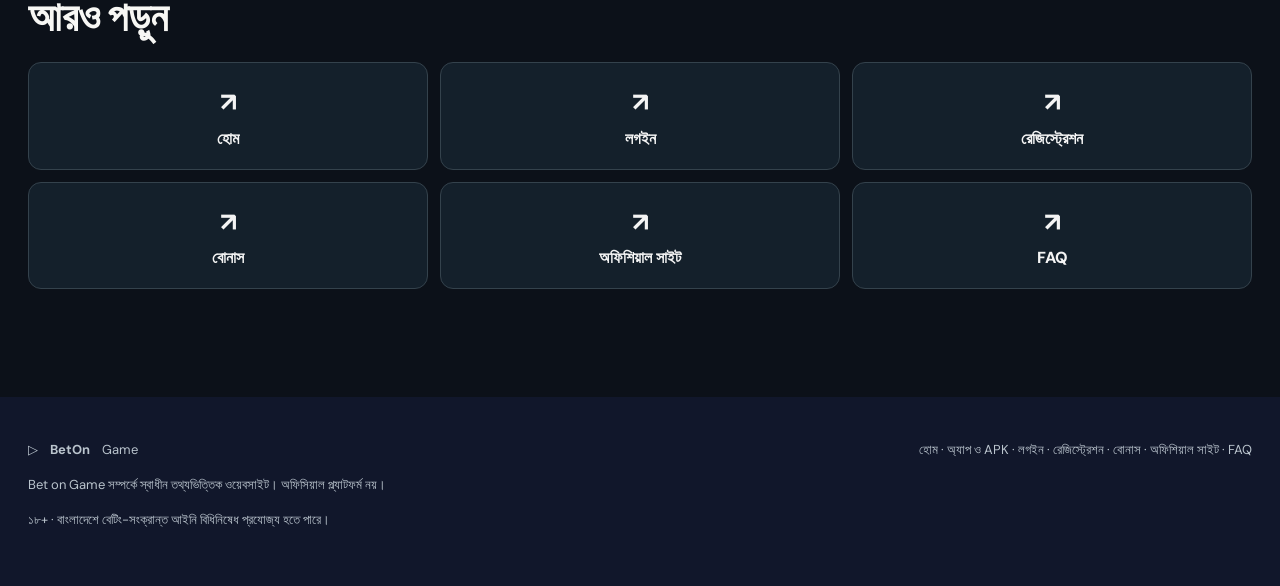
<file: app-download/index.html>
<!DOCTYPE html>

<html lang="bn-BD"><head><meta charset="utf-8"/><meta content="width=device-width, initial-scale=1" name="viewport"/><meta content="#171d31" name="theme-color"/><title>Bet on Game APK Download – Android App তথ্য BD</title><meta content="Bet on Game APK download সম্পর্কে জানুন। Android অ্যাপ, APK ভার্সন, Samsung ও Redmi compatibility, ইনস্টলেশন সমস্যা এবং নিরাপত্তার তথ্য।" name="description"/><meta content="OcO6SEF6Yd6gTLhYc5qlhoDZafXLxsuk9HwTfhQTQ_E" name="google-site-verification"/><link href="https://bet-on-game-bd.com/app-download/" rel="canonical"/><link href="/assets/favicon.svg" rel="icon" type="image/svg+xml"/><link href="/assets/style.css" rel="stylesheet"/><meta content="website" property="og:type"/><meta content="bn_BD" property="og:locale"/><meta content="Bet on Game APK Download – Android App তথ্য BD" property="og:title"/><meta content="Bet on Game APK download সম্পর্কে জানুন। Android অ্যাপ, APK ভার্সন, Samsung ও Redmi compatibility, ইনস্টলেশন সমস্যা এবং নিরাপত্তার তথ্য।" property="og:description"/><meta content="https://bet-on-game-bd.com/app-download/" property="og:url"/><script type="application/ld+json">{"@context": "https://schema.org", "@type": "WebPage", "name": "Bet on Game APK Download – Android App তথ্য BD", "description": "Bet on Game APK download সম্পর্কে জানুন। Android অ্যাপ, APK ভার্সন, Samsung ও Redmi compatibility, ইনস্টলেশন সমস্যা এবং নিরাপত্তার তথ্য।", "url": "https://bet-on-game-bd.com/app-download/", "inLanguage": "bn-BD", "isPartOf": {"@type": "WebSite", "name": "Bet on Game Bangladesh", "url": "https://bet-on-game-bd.com/"}}</script></head><body><header class="site-header"><div class="wrap header-inner"><a aria-label="Bet on Game Bangladesh homepage" class="brand" href="/"><span class="brand-symbol">B<span>↗</span></span><span class="brand-word">BET<span>ON</span>GAME<small>BD EDITION</small></span></a><button aria-expanded="false" aria-label="Toggle navigation" class="menu-toggle">☰</button><nav aria-label="Main navigation" class="nav"><a href="/app-download/">অ্যাপ ও APK</a><a href="/login/">লগইন</a><a href="/registration/">রেজিস্ট্রেশন</a><a href="/bonus-promo-code/">বোনাস</a><a href="/official-website/">ওয়েবসাইট</a><a href="/faq/">FAQ</a><a class="btn nav-cta" href="/go-bd-platform/" rel="nofollow sponsored">প্ল্যাটফর্মে যান ↗</a></nav></div></header><main class="wrap"><section class="page-hero" style="--page-art:url(/assets/sports.webp)"><div aria-hidden="true" class="page-hero-glow"></div></section><article class="article-content"><h1>Bet on Game APK Download – Android অ্যাপ, ইনস্টলেশন ও ফোনের সামঞ্জস্য</h1>
<p>Bet on Game APK download খুঁজছেন? Android অ্যাপের জন্য সার্চ করলে বিভিন্ন ওয়েবসাইটে download button, version number এবং অ্যাপের স্ক্রিনশট দেখতে পারেন। কিন্তু APK ফাইল ডাউনলোড করা আর সেটি ফোনে ঠিকভাবে ইনস্টল ও ব্যবহার করতে পারা এক বিষয় নয়।</p>
<p>বাংলাদেশে Samsung, Redmi, Realme, Vivo, Oppo, Infinix ও Tecno-সহ বিভিন্ন Android ফোন ব্যবহার করা হয়। এসব ফোনের Android version, storage এবং processor এক রকম নয়। তাই Bet on Game app download সম্পর্কে জানার সময় অ্যাপের প্রযুক্তিগত চাহিদা ও ফোনের সামঞ্জস্য বোঝা গুরুত্বপূর্ণ।</p>
<p>প্রথমে ওয়েব ঠিকানা ও অ্যাকাউন্টের নিরাপত্তা যাচাই করুন। এরপর আপনার প্রয়োজন অনুযায়ী নিচের ধাপগুলো অনুসরণ করুন; শর্ত বা স্ক্রিনের অপশন বদলে গেলে প্ল্যাটফর্মে দেখানো বর্তমান তথ্যই প্রযোজ্য।</p>
<section aria-label="Bet on Game welcome promotion" class="promo-feature"><div class="promo-feature__copy"><div class="promo-feature__brand">BET <span>ON</span> GAME <i>★</i></div><div class="promo-feature__eyebrow">WELCOME OFFER</div><h2>130% Welcome Bonus <em>+ 175 Free Spins</em></h2><p>প্রথম ডিপোজিটের বোনাস ও ফ্রি স্পিন সম্পর্কে বিস্তারিত দেখুন। অফার নেওয়ার আগে ন্যূনতম ডিপোজিট, ওয়েজারিং ও যোগ্যতার শর্ত দেখে নিন।</p></div><div class="promo-feature__ticket"><div class="promo-feature__ticket-top"><span>PROMO CODE</span><span class="promo-feature__sparkle">✦</span></div><div class="promo-feature__code">BETONGAME</div><div class="promo-feature__offer">130% + 175 FS</div><a class="promo-feature__button" href="/go-bd-platform/" rel="nofollow sponsored">বোনাস দেখুন <span aria-hidden="true">↗</span></a><small>অফারের প্রাপ্যতা ও শর্ত প্ল্যাটফর্মে যাচাই করুন।</small></div></section>
<h2>Bet on Game App Download – APK কীভাবে কাজ করে?</h2>
<p>APK-এর পূর্ণরূপ Android Package Kit। এটি Android অ্যাপ ইনস্টল করার জন্য ব্যবহৃত একটি প্যাকেজ ফরম্যাট।</p>
<p>একটি APK ফাইলের মধ্যে অ্যাপের কোড, প্রয়োজনীয় রিসোর্স এবং ইনস্টলেশন-সংক্রান্ত তথ্য থাকতে পারে। Android এই তথ্য ব্যবহার করে অ্যাপটি ডিভাইসের সঙ্গে সামঞ্জস্যপূর্ণ কি না এবং ইনস্টল করা যাবে কি না, তা নির্ধারণ করে।</p>
<h3>APK ও Google Play অ্যাপের পার্থক্য</h3>
<p>Google Play থেকে অ্যাপ ইনস্টল করলে স্টোর নিজেই উপযুক্ত অ্যাপ প্যাকেজ সরবরাহ ও আপডেট ব্যবস্থাপনায় সাহায্য করে।</p>
<p>অন্যদিকে ওয়েবসাইট থেকে পাওয়া APK-এর ক্ষেত্রে ব্যবহারকারীকে ফাইলের উৎস, প্রকাশক এবং সংস্করণ সম্পর্কে বেশি সতর্ক থাকতে হয়।</p>
<div class="table-wrap"><table><tr><th>বিষয়</th><th>Google Play</th><th>APK ফাইল</th></tr><tr><td>অ্যাপ পাওয়া</td><td>স্টোরের মাধ্যমে</td><td>ফাইল বা ডাউনলোড উৎস থেকে</td></tr><tr><td>ইনস্টলেশন</td><td>স্টোর পরিচালনা করে</td><td>Android package installer ব্যবহার করে</td></tr><tr><td>আপডেট</td><td>Play Store-এর মাধ্যমে হতে পারে</td><td>বিতরণ পদ্ধতির ওপর নির্ভর করে</td></tr><tr><td>Compatibility</td><td>স্টোর ডিভাইস অনুযায়ী ফিল্টার করতে পারে</td><td>প্যাকেজের চাহিদা দেখতে হয়</td></tr><tr><td>নিরাপত্তা</td><td>Play Store-এর নীতি ও নিরাপত্তা ব্যবস্থা</td><td>ফাইলের উৎস ও Android সুরক্ষা গুরুত্বপূর্ণ</td></tr></table></div>
<p>Google Play-এর বাইরে পাওয়া প্রতিটি APK ক্ষতিকর নয়। তবে অপরিচিত উৎস থেকে অ্যাপ ইনস্টল করার ক্ষেত্রে বাড়তি সতর্কতা প্রয়োজন।</p>
<h2>Bet on Game APK Download – ফাইলের কোন তথ্য গুরুত্বপূর্ণ?</h2>
<p>একটি APK download page-এ শুধু অ্যাপের নাম ও download button থাকলে সফটওয়্যারটি সম্পর্কে যথেষ্ট ধারণা পাওয়া যায় না।</p>
<p>কয়েকটি প্রযুক্তিগত তথ্য ব্যবহারকারীদের জন্য বিশেষভাবে গুরুত্বপূর্ণ।</p>
<p>&lt;text weight="medium"&gt;APK Version&lt;/text&gt;</p>
<p>Version number দিয়ে অ্যাপের বিভিন্ন release আলাদা করা যায়। Android-এ ব্যবহারকারীদের দেখানোর জন্য version name এবং আপডেট ব্যবস্থাপনার জন্য version code থাকতে পারে।</p>
<p>&lt;text weight="medium"&gt;File Size&lt;/text&gt;</p>
<p>APK-এর আকার জানা থাকলে ডাউনলোডে কত ডেটা লাগতে পারে, সে সম্পর্কে ধারণা পাওয়া যায়। তবে ইনস্টল হওয়ার পর অ্যাপ আরও বেশি স্টোরেজ ব্যবহার করতে পারে।</p>
<p>&lt;text weight="medium"&gt;Developer Name&lt;/text&gt;</p>
<p>অ্যাপটি কোন প্রতিষ্ঠান প্রকাশ করেছে, তা জানা গুরুত্বপূর্ণ। একই নাম বা লোগো ব্যবহার করে ভিন্ন সফটওয়্যার তৈরি করা সম্ভব।</p>
<p>&lt;text weight="medium"&gt;Minimum Android Version&lt;/text&gt;</p>
<p>কোন Android সংস্করণ থেকে অ্যাপটি চলবে, তা অ্যাপের minimum SDK requirement-এর ওপর নির্ভর করে।</p>
<p>&lt;text weight="medium"&gt;Package ID&lt;/text&gt;</p>
<p>Android package ID একটি অ্যাপকে অন্য অ্যাপ থেকে আলাদা করতে সাহায্য করে। আপডেট ও package conflict বোঝার ক্ষেত্রেও এটি গুরুত্বপূর্ণ।</p>
<h2>Bet on Game Android App – কোন ফোনে চলতে পারে?</h2>
<p>Android ফোনের ব্র্যান্ড একা কোনো APK-এর compatibility নির্ধারণ করে না। একই কোম্পানির পুরোনো ও নতুন মডেলের মধ্যে সফটওয়্যার ও হার্ডওয়্যারের বড় পার্থক্য থাকতে পারে।</p>
<h3>Samsung Galaxy Phones</h3>
<p>Samsung Galaxy A সিরিজে বিভিন্ন বাজেট ও mid-range ফোন রয়েছে। পুরোনো মডেলে Android version বা স্টোরেজের সীমাবদ্ধতা থাকতে পারে।</p>
<p>Galaxy S সিরিজের শক্তিশালী হার্ডওয়্যার থাকলেও সেটি সব APK-এর সঙ্গে সামঞ্জস্যের নিশ্চয়তা দেয় না।</p>
<h3>Xiaomi ও Redmi</h3>
<p>Xiaomi ও Redmi ফোনে MIUI বা HyperOS থাকতে পারে। তবে APK compatibility বোঝার জন্য ফোনের প্রকৃত Android version জানা জরুরি।</p>
<p>শুধু HyperOS-এর version number দেখে Android API level নির্ধারণ করা ঠিক নয়।</p>
<h3>Realme, Vivo ও Oppo</h3>
<p>এই ব্র্যান্ডগুলোর ফোনে Android-ভিত্তিক আলাদা user interface ব্যবহার করা হয়।</p>
<p>অ্যাপের কার্যকারিতা Android version, processor এবং device settings-এর ওপর নির্ভর করতে পারে।</p>
<h3>Infinix ও Tecno</h3>
<p>বাংলাদেশে Infinix ও Tecno ফোনও ব্যবহৃত হয়। এসব ব্র্যান্ডের বিভিন্ন মডেলে storage, RAM ও Android version আলাদা।</p>
<p>বিশেষ করে কম স্টোরেজের ফোনে APK ইনস্টল করার আগে ফাঁকা জায়গা পরীক্ষা করা প্রয়োজন।</p>
<h3>Android Compatibility Checklist</h3>
<div class="table-wrap"><table><tr><th>ফোনের তথ্য</th><th>কোথায় দেখবেন</th></tr><tr><td>Android version</td><td>Settings → About phone</td></tr><tr><td>Available storage</td><td>Settings → Storage</td></tr><tr><td>Device model</td><td>About phone</td></tr><tr><td>Security update</td><td>Android version বা Software information</td></tr><tr><td>Processor architecture</td><td>ডিভাইসের প্রযুক্তিগত specifications</td></tr></table></div>
<p>মেনুর নাম ফোনের ব্র্যান্ড ও Android সংস্করণ অনুযায়ী পরিবর্তিত হতে পারে।</p>
<h2>Bet on Game APK Install হচ্ছে না কেন?</h2>
<p>কোনো APK ডাউনলোড হওয়ার পরও Android সেটি ইনস্টল করতে না পারলে কয়েকটি সাধারণ কারণ থাকতে পারে।</p>
<h3>App Not Installed</h3>
<p>এই error message সাধারণত বোঝায় Android ইনস্টলেশন সম্পন্ন করতে পারেনি।</p>
<p>সম্ভাব্য কারণের মধ্যে রয়েছে:</p>
<p>ফোনের Android version-এর সঙ্গে অ্যাপের চাহিদা না মেলা।</p>
<p>আগে থেকে থাকা অ্যাপের সঙ্গে package conflict।</p>
<p>পর্যাপ্ত স্টোরেজ না থাকা।</p>
<p>APK ফাইলের গঠন বা signing-সংক্রান্ত সমস্যা।</p>
<p>একই error message-এর পেছনে ভিন্ন কারণ থাকতে পারে।</p>
<h3>Problem Parsing the Package</h3>
<p>Android যখন APK ফাইলের তথ্য সঠিকভাবে পড়তে পারে না, তখন parsing error দেখা দিতে পারে।</p>
<p>অসম্পূর্ণ ডাউনলোড, unsupported package format বা Android version incompatibility এর কারণ হতে পারে।</p>
<h3>Insufficient Storage</h3>
<p>ফোনে APK ফাইল রাখার মতো জায়গা থাকলেও ইনস্টলেশনের জন্য অতিরিক্ত স্টোরেজ প্রয়োজন হতে পারে।</p>
<p>Android অ্যাপের ফাইল extract করা এবং অন্যান্য installation কাজ সম্পন্ন করার জন্য জায়গা ব্যবহার করে।</p>
<h3>App Keeps Stopping</h3>
<p>কোনো অ্যাপ ইনস্টল হওয়ার পর বারবার বন্ধ হয়ে গেলে সেটি installation error থেকে আলাদা সমস্যা।</p>
<p>এর কারণ হতে পারে software bug, incompatible library অথবা runtime error।</p>
<h2>Bet on Game App Update – নতুন ভার্সন সম্পর্কে</h2>
<p>Android অ্যাপের নতুন release-এ bug fix, security update, interface change বা compatibility improvement থাকতে পারে।</p>
<p>তবে সব নতুন version একই ধরনের পরিবর্তন নিয়ে আসে না।</p>
<h3>App Update কেন ব্যর্থ হয়?</h3>
<p>Android সাধারণত একটি বিদ্যমান অ্যাপ আপডেট করার সময় package identity ও signing information পরীক্ষা করে।</p>
<p>নতুন APK-এর signing identity বিদ্যমান অ্যাপের সঙ্গে সামঞ্জস্যপূর্ণ না হলে আপডেট প্রত্যাখ্যাত হতে পারে।</p>
<p>এটি Android-এর গুরুত্বপূর্ণ নিরাপত্তা ব্যবস্থা।</p>
<h3>Old Version vs Latest Version</h3>
<p>পুরোনো APK-তে আগে থেকে পরিচিত software vulnerability থাকতে পারে। আবার নতুন release-এ Android-এর minimum requirement পরিবর্তিত হতে পারে।</p>
<p>তাই শুধু Latest Version লেখা দেখার পরিবর্তে release date, developer এবং পরিবর্তনের বিবরণ জানা বেশি কার্যকর।</p>
<h2>APK ফাইল নিরাপদ কি না বোঝার উপায়</h2>
<p>একটি অ্যাপের নাম, লোগো বা স্ক্রিনশট সহজেই নকল করা সম্ভব। সফটওয়্যারের পরিচয় বোঝার জন্য আরও কিছু তথ্য কাজে লাগে।</p>
<h3>Android Package ID</h3>
<p>Package ID হলো Android অ্যাপের একটি পরিচয়। দুটি অ্যাপের package ID তুলনা করলে সেগুলো একই application identity ব্যবহার করছে কি না, তা বোঝা যায়।</p>
<p>তবে শুধু package ID দেখে প্রকাশকের বিশ্বাসযোগ্যতা নিশ্চিত করা যায় না।</p>
<h3>Digital Signature</h3>
<p>Android অ্যাপ ডিজিটাল সিগনেচার দিয়ে স্বাক্ষরিত হয়।</p>
<p>এই signing information অ্যাপের update compatibility এবং package identity বোঝার ক্ষেত্রে গুরুত্বপূর্ণ।</p>
<h3>SHA-256 Checksum</h3>
<p>SHA-256 একটি ফাইলের ডিজিটাল fingerprint তৈরি করে।</p>
<p>একটি APK-এর checksum পরিচিত reference file-এর সঙ্গে তুলনা করলে ফাইল দুটি একই কি না, তা নির্ধারণ করা যায়।</p>
<h3>Android Permissions</h3>
<p>কিছু অ্যাপ ক্যামেরা, লোকেশন, SMS বা অন্যান্য ডিভাইস ফিচার ব্যবহারের অনুমতি চাইতে পারে।</p>
<p>অপরিচিত অ্যাপ যদি অপ্রয়োজনীয়ভাবে Contacts, SMS বা Accessibility access চায়, তাহলে সতর্ক হওয়া প্রয়োজন।</p>
<h2>APK Download ও Mobile Website – কোনটির কী সুবিধা?</h2>
<p>একটি মোবাইল ওয়েবসাইট Chrome বা অন্য browser দিয়ে ব্যবহার করা যায়। APK-ভিত্তিক অ্যাপ ফোনে ইনস্টল করতে হয়।</p>
<div class="table-wrap"><table><tr><th>বিষয়</th><th>Android APK</th><th>Mobile Website</th></tr><tr><td>ইনস্টলেশন</td><td>প্রয়োজন</td><td>প্রয়োজন নেই</td></tr><tr><td>স্টোরেজ</td><td>আলাদা জায়গা লাগে</td><td>Browser cache ব্যবহার করে</td></tr><tr><td>আপডেট</td><td>নতুন app release লাগতে পারে</td><td>ওয়েবসাইট থেকেই পরিবর্তন হয়</td></tr><tr><td>Device permissions</td><td>Android app permissions</td><td>Browser-managed permissions</td></tr><tr><td>ব্যবহার</td><td>Installed interface</td><td>Browser interface</td></tr><tr><td>প্রধান ঝুঁকি</td><td>Modified বা fake APK</td><td>Phishing website</td></tr></table></div>
<p>কম স্টোরেজের ফোনে মোবাইল ওয়েবসাইট সুবিধাজনক হতে পারে, যদি সংশ্লিষ্ট সেবার browser-based interface থাকে।</p>
<h2>বাংলাদেশে APK Download – মোবাইল ডেটা ও স্টোরেজ</h2>
<p>বাংলাদেশে মোবাইল ইন্টারনেট ব্যবহারকারীদের জন্য APK-এর file size গুরুত্বপূর্ণ হতে পারে, বিশেষ করে সীমিত ডেটা প্যাকের ক্ষেত্রে।</p>
<h3>Download Size ও Data Usage</h3>
<p>বড় APK ডাউনলোড করতে বেশি ডেটা প্রয়োজন হয়। দুর্বল সংযোগে ফাইল transfer অসম্পূর্ণ থাকলে সেটি ইনস্টল নাও হতে পারে।</p>
<h3>ফোনে পর্যাপ্ত জায়গা রাখা</h3>
<p>Android ফোনের স্টোরেজ প্রায় পূর্ণ থাকলে অ্যাপ ইনস্টলেশন ও আপডেটে সমস্যা হতে পারে।</p>
<p>ফোনের storage settings থেকে কোন ধরনের ফাইল বেশি জায়গা ব্যবহার করছে, তা দেখা যায়।</p>
<h3>পুরোনো Android ফোন</h3>
<p>পুরোনো ফোনে নতুন অ্যাপের minimum Android requirement পূরণ না-ও হতে পারে।</p>
<p>এ ধরনের সমস্যার সমাধান সব সময় অ্যাপের সেটিংস পরিবর্তন করে করা যায় না।</p>
<h2>Bet on Game App Download ও বাংলাদেশের আইন</h2>
<p>বাংলাদেশে অনলাইন জুয়া ও বেটিং কার্যক্রম আইনগত বিধিনিষেধের আওতায় পড়ে।</p>
<p>কোনো অ্যাপ Android ফোনে ইনস্টল করা সম্ভব হলেই সেটির মাধ্যমে বেটিং কার্যক্রম আইনগতভাবে অনুমোদিত হয় না।</p>
<p>APK-এর প্রযুক্তিগত compatibility এবং সংশ্লিষ্ট সেবার আইনগত অবস্থান দুটি আলাদা বিষয়।</p>
<h2>Bet on Game APK সম্পর্কে সাধারণ প্রশ্ন</h2>
<h3>Bet on Game APK কী?</h3>
<p>APK হলো Android অ্যাপ ইনস্টল করার একটি ফাইল ফরম্যাট। Bet on Game নামে প্রচারিত কোনো APK সম্পর্কে জানতে ফাইলের প্রকাশক, সংস্করণ ও প্রযুক্তিগত তথ্য দেখা গুরুত্বপূর্ণ।</p>
<h3>Bet on Game app download কি Android ফোনের জন্য?</h3>
<p>APK হলো Android-এর অ্যাপ প্যাকেজ ফরম্যাট। কোনো নির্দিষ্ট অ্যাপ ফোনে কাজ করবে কি না, তা তার Android requirement ও device compatibility-এর ওপর নির্ভর করে।</p>
<h3>Bet on Game APK latest version কীভাবে চিনব?</h3>
<p>Version number-এর পাশাপাশি developer information, release date এবং update details দেখা উচিত।</p>
<h3>Bet on Game APK কি Samsung ফোনে কাজ করে?</h3>
<p>একটি APK-এর compatibility Samsung ফোনের নির্দিষ্ট মডেল, Android version ও package requirements-এর ওপর নির্ভর করে।</p>
<h3>Redmi বা Realme ফোনে APK ইনস্টল করা যায়?</h3>
<p>সামঞ্জস্যপূর্ণ Android APK Redmi ও Realme ফোনে ইনস্টল করা যায়। তবে সব APK সব মডেলে কাজ করবে না।</p>
<h3>APK download হলেও install হচ্ছে না কেন?</h3>
<p>কম স্টোরেজ, অসম্পূর্ণ download, package conflict বা Android version incompatibility এর কারণ হতে পারে।</p>
<h3>App Not Installed error কী বোঝায়?</h3>
<p>এটি বোঝায় Android অ্যাপের ইনস্টলেশন সম্পন্ন করতে পারেনি। সঠিক কারণ নির্ধারণের জন্য ডিভাইস ও package requirements দেখতে হয়।</p>
<h3>APK আর mobile website কি একই?</h3>
<p>না। APK ফোনে ইনস্টল করতে হয়, আর mobile website browser দিয়ে ব্যবহার করা যায়।</p>
<h3>APK ফাইলের নাম দেখে কি আসল অ্যাপ চেনা যায়?</h3>
<p>না। Filename পরিবর্তন করা সম্ভব। Developer identity, package information এবং signing details বেশি গুরুত্বপূর্ণ।</p>
<h3>Android security warning এলে কী করবেন?</h3>
<p>Security warning উপেক্ষা করে অপরিচিত APK ইনস্টল করা উচিত নয়। ফাইলের উৎস ও ঝুঁকি আগে বিবেচনা করা প্রয়োজন।</p></article><section class="section"><h2>আরও পড়ুন</h2><div class="quick-links"><a href="/"><span>↗</span>হোম</a><a href="/login/"><span>↗</span>লগইন</a><a href="/registration/"><span>↗</span>রেজিস্ট্রেশন</a><a href="/bonus-promo-code/"><span>↗</span>বোনাস</a><a href="/official-website/"><span>↗</span>অফিশিয়াল সাইট</a><a href="/faq/"><span>↗</span>FAQ</a></div></section></main><footer class="footer"><div class="wrap footer-inner"><div><a class="brand" href="/"><span class="mark">▷</span><b>BetOn</b><span>Game</span></a><p>Bet on Game সম্পর্কে স্বাধীন তথ্যভিত্তিক ওয়েবসাইট। অফিসিয়াল প্ল্যাটফর্ম নয়।</p><p>১৮+ · বাংলাদেশে বেটিং-সংক্রান্ত আইনি বিধিনিষেধ প্রযোজ্য হতে পারে।</p></div><div><a href="/">হোম</a> · <a href="/app-download/">অ্যাপ ও APK</a> · <a href="/login/">লগইন</a> · <a href="/registration/">রেজিস্ট্রেশন</a> · <a href="/bonus-promo-code/">বোনাস</a> · <a href="/official-website/">অফিশিয়াল সাইট</a> · <a href="/faq/">FAQ</a></div></div></footer><script defer="" src="/assets/site.js"></script></body></html>
</file>
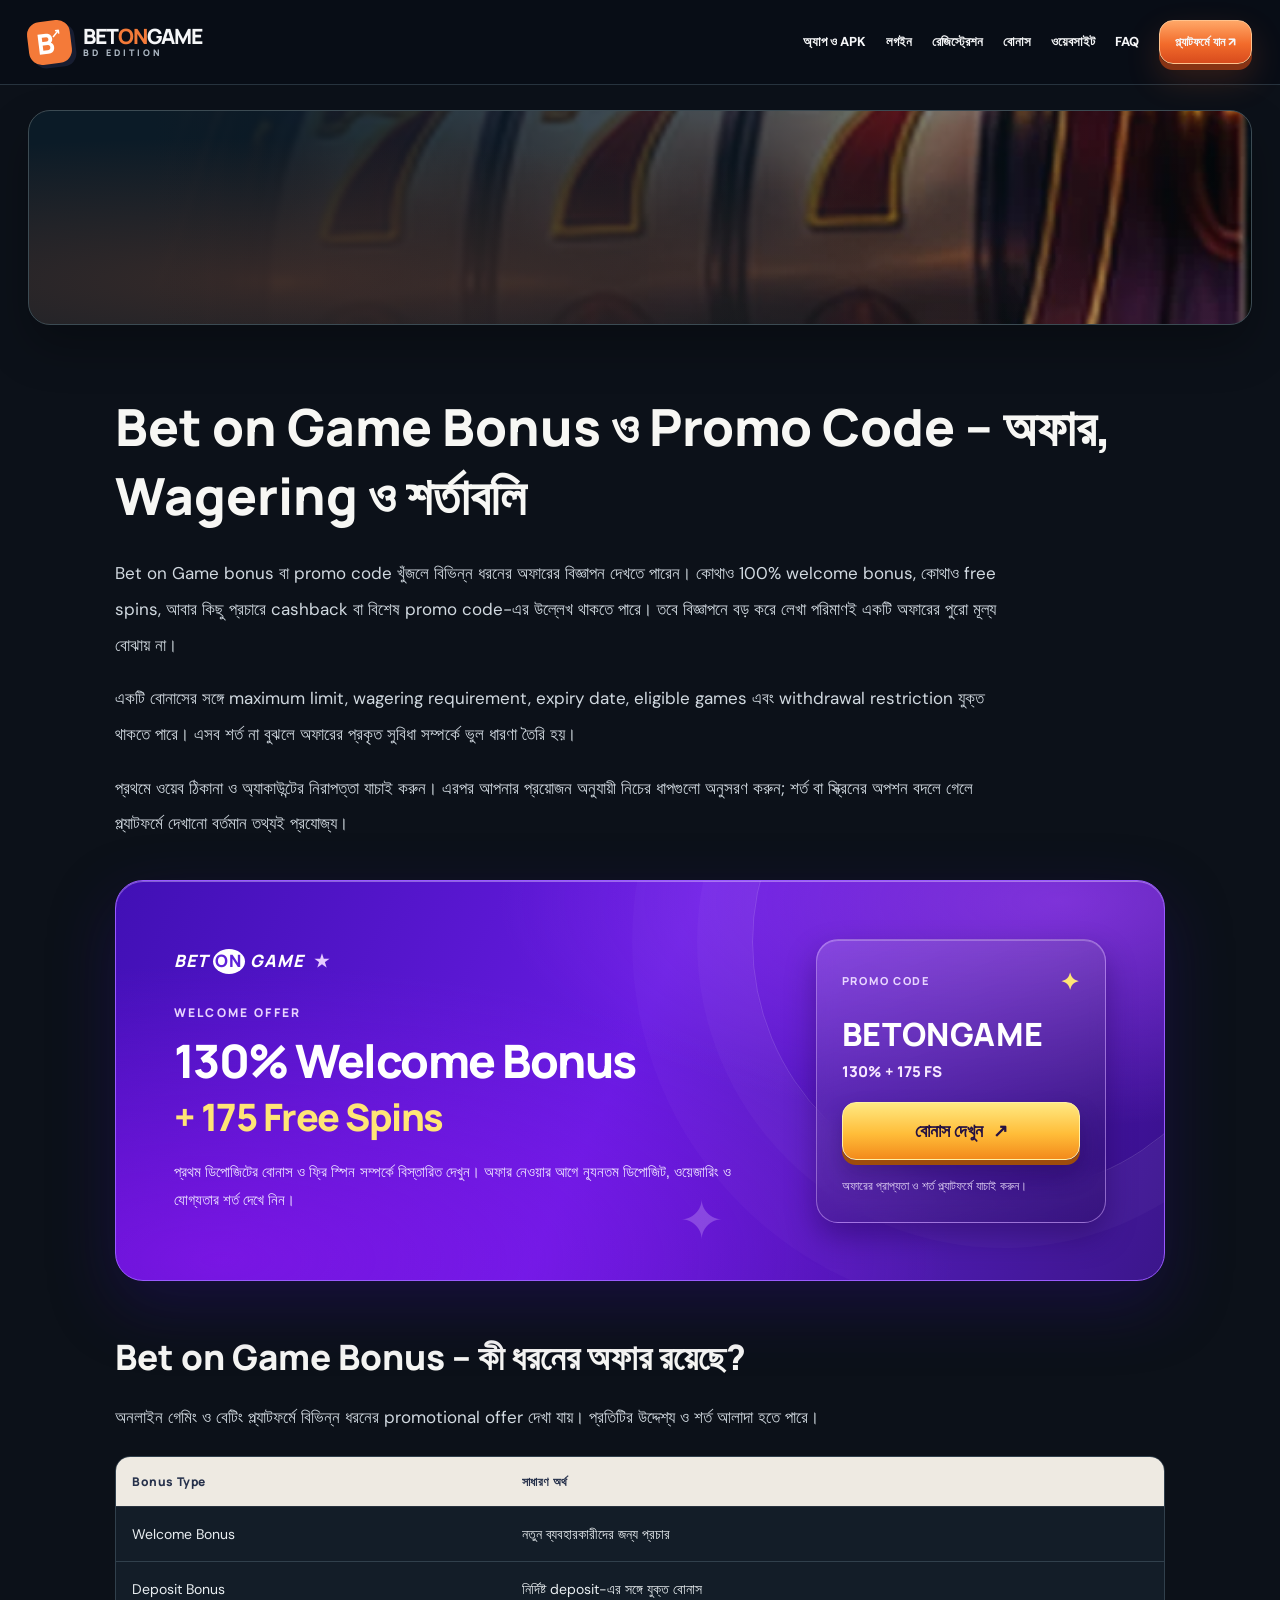
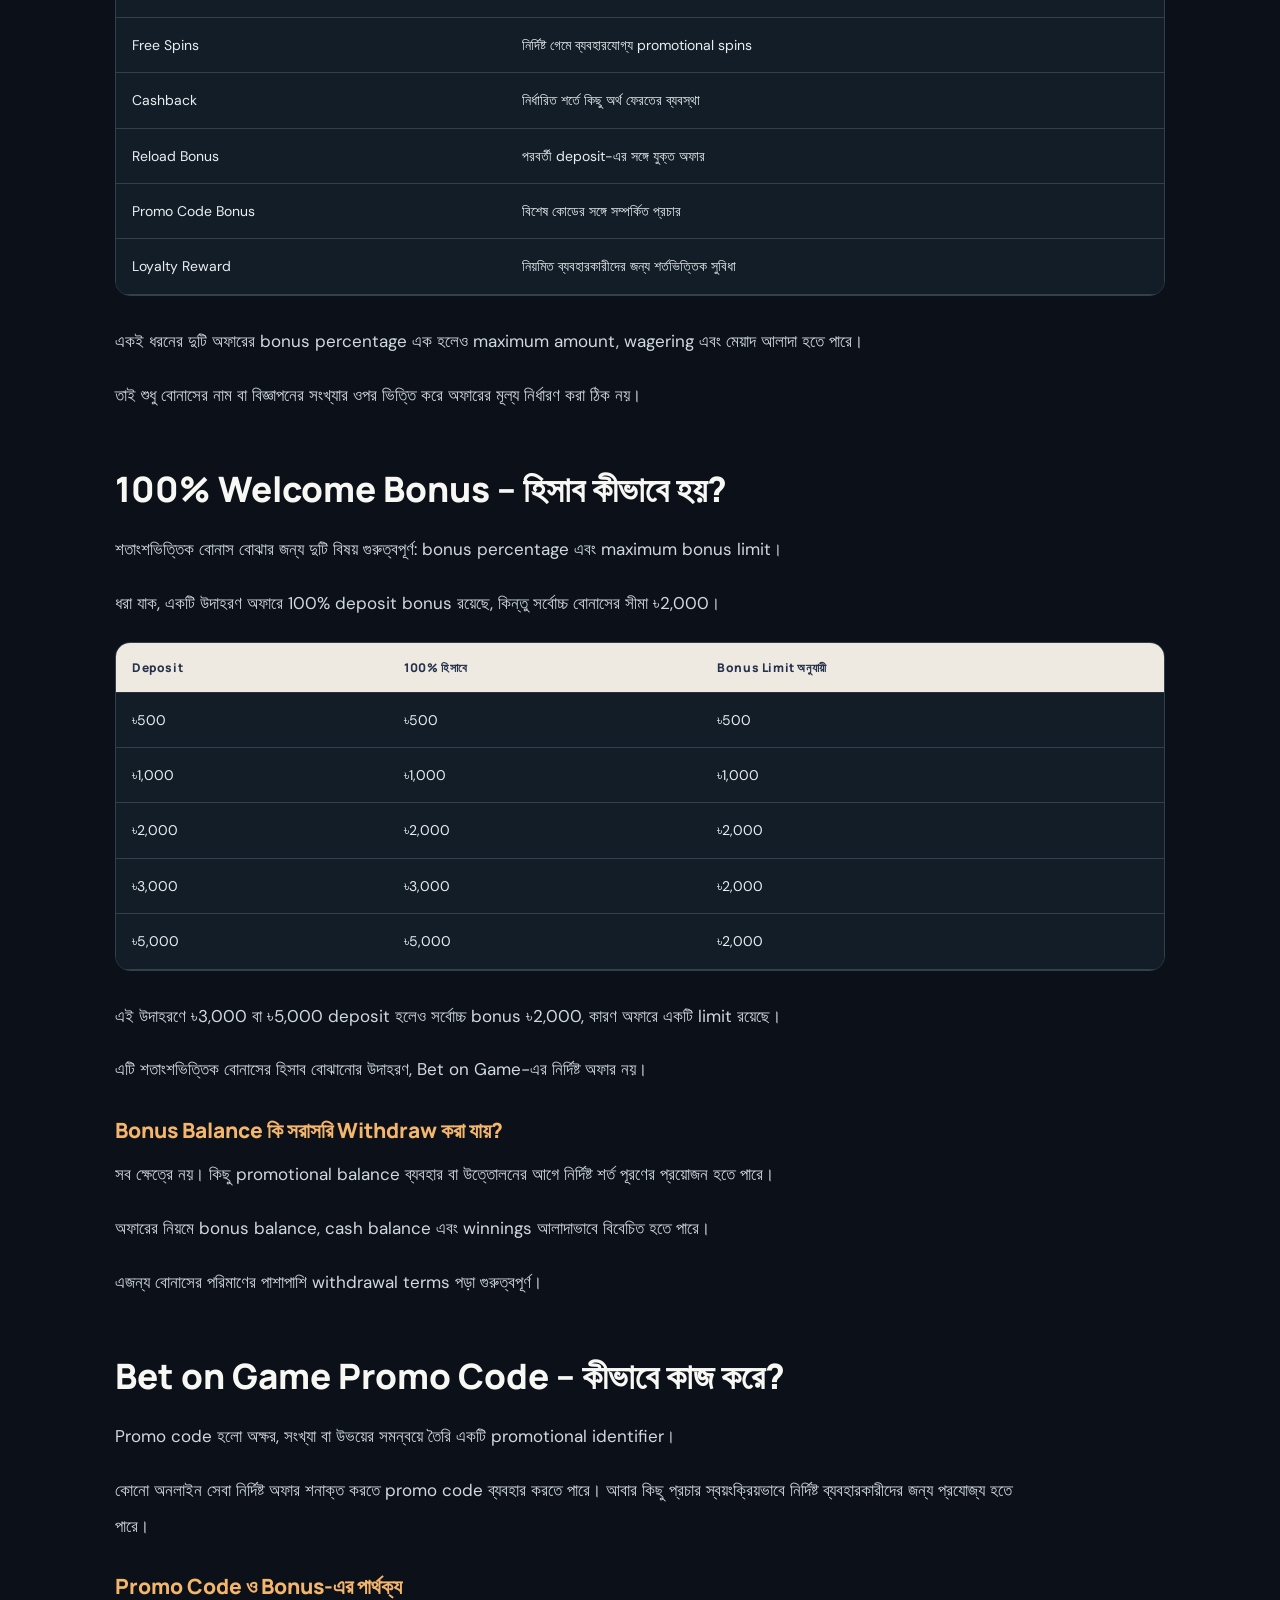
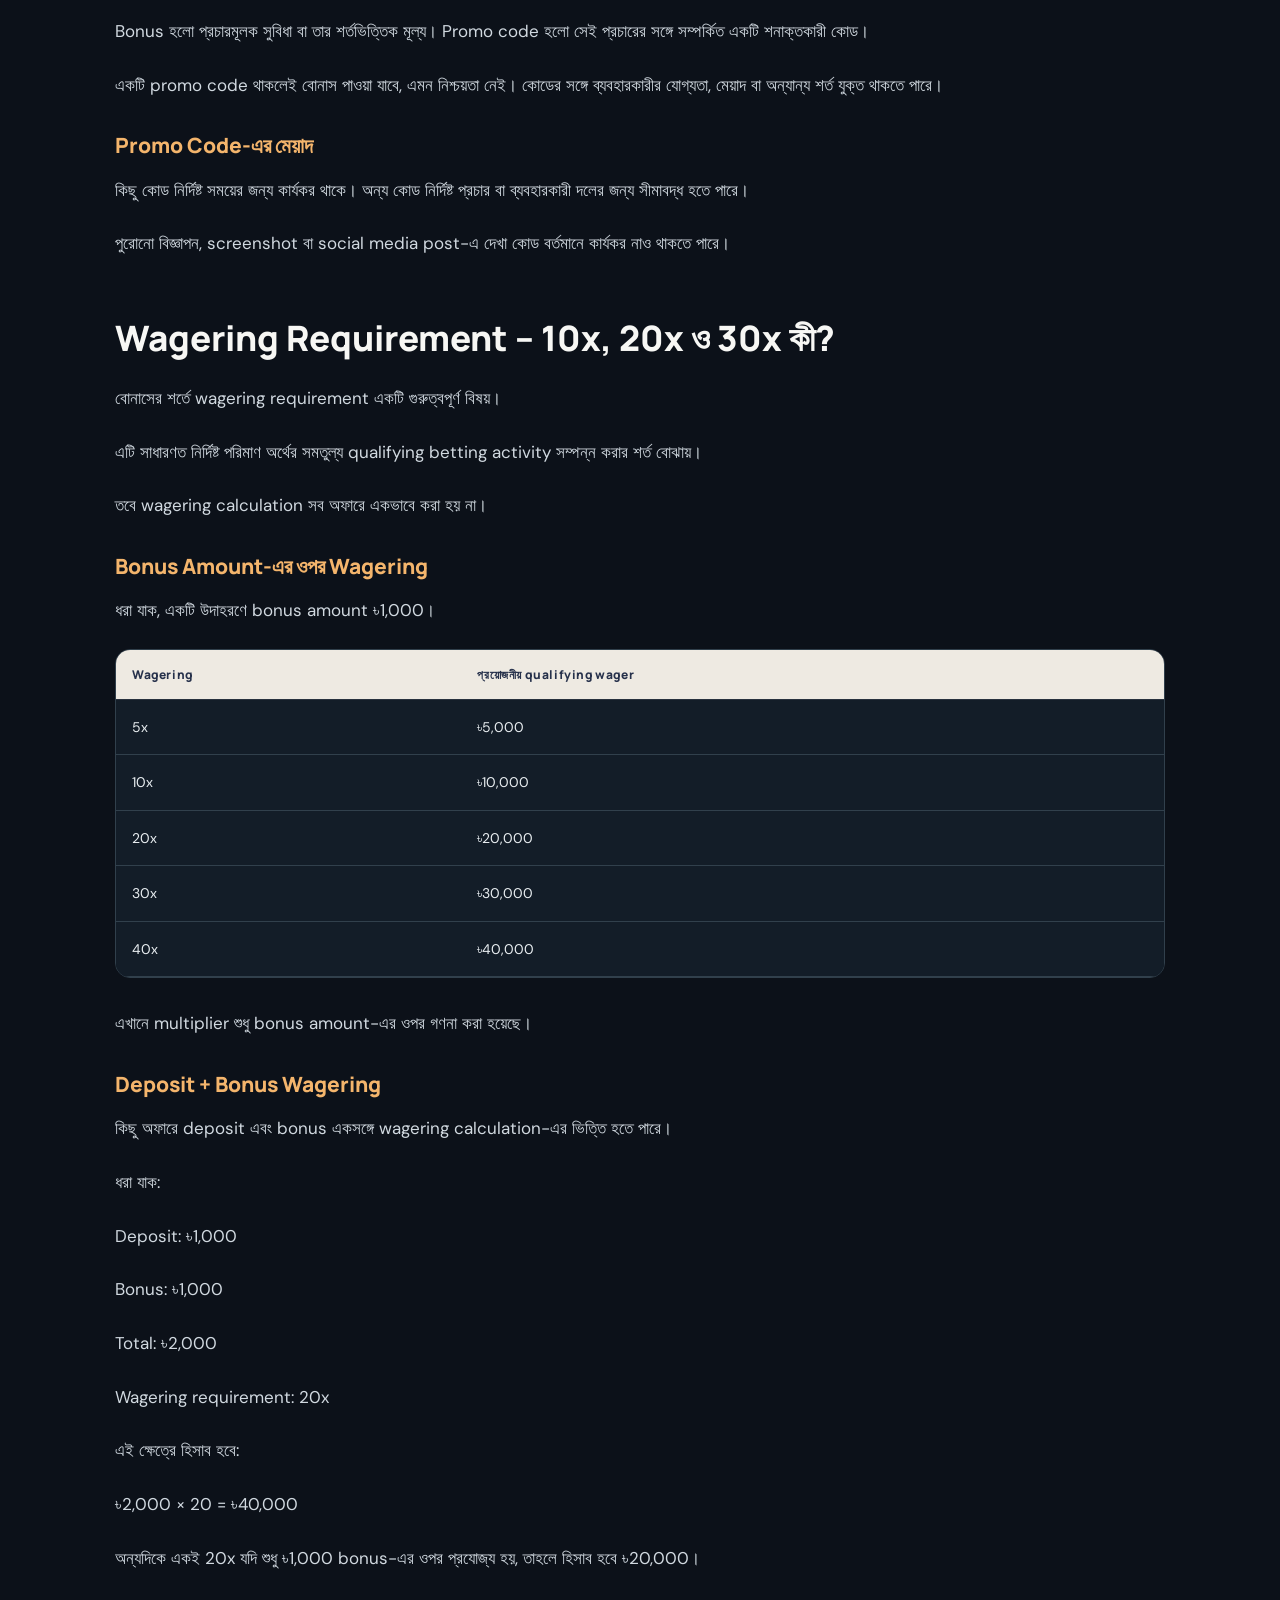
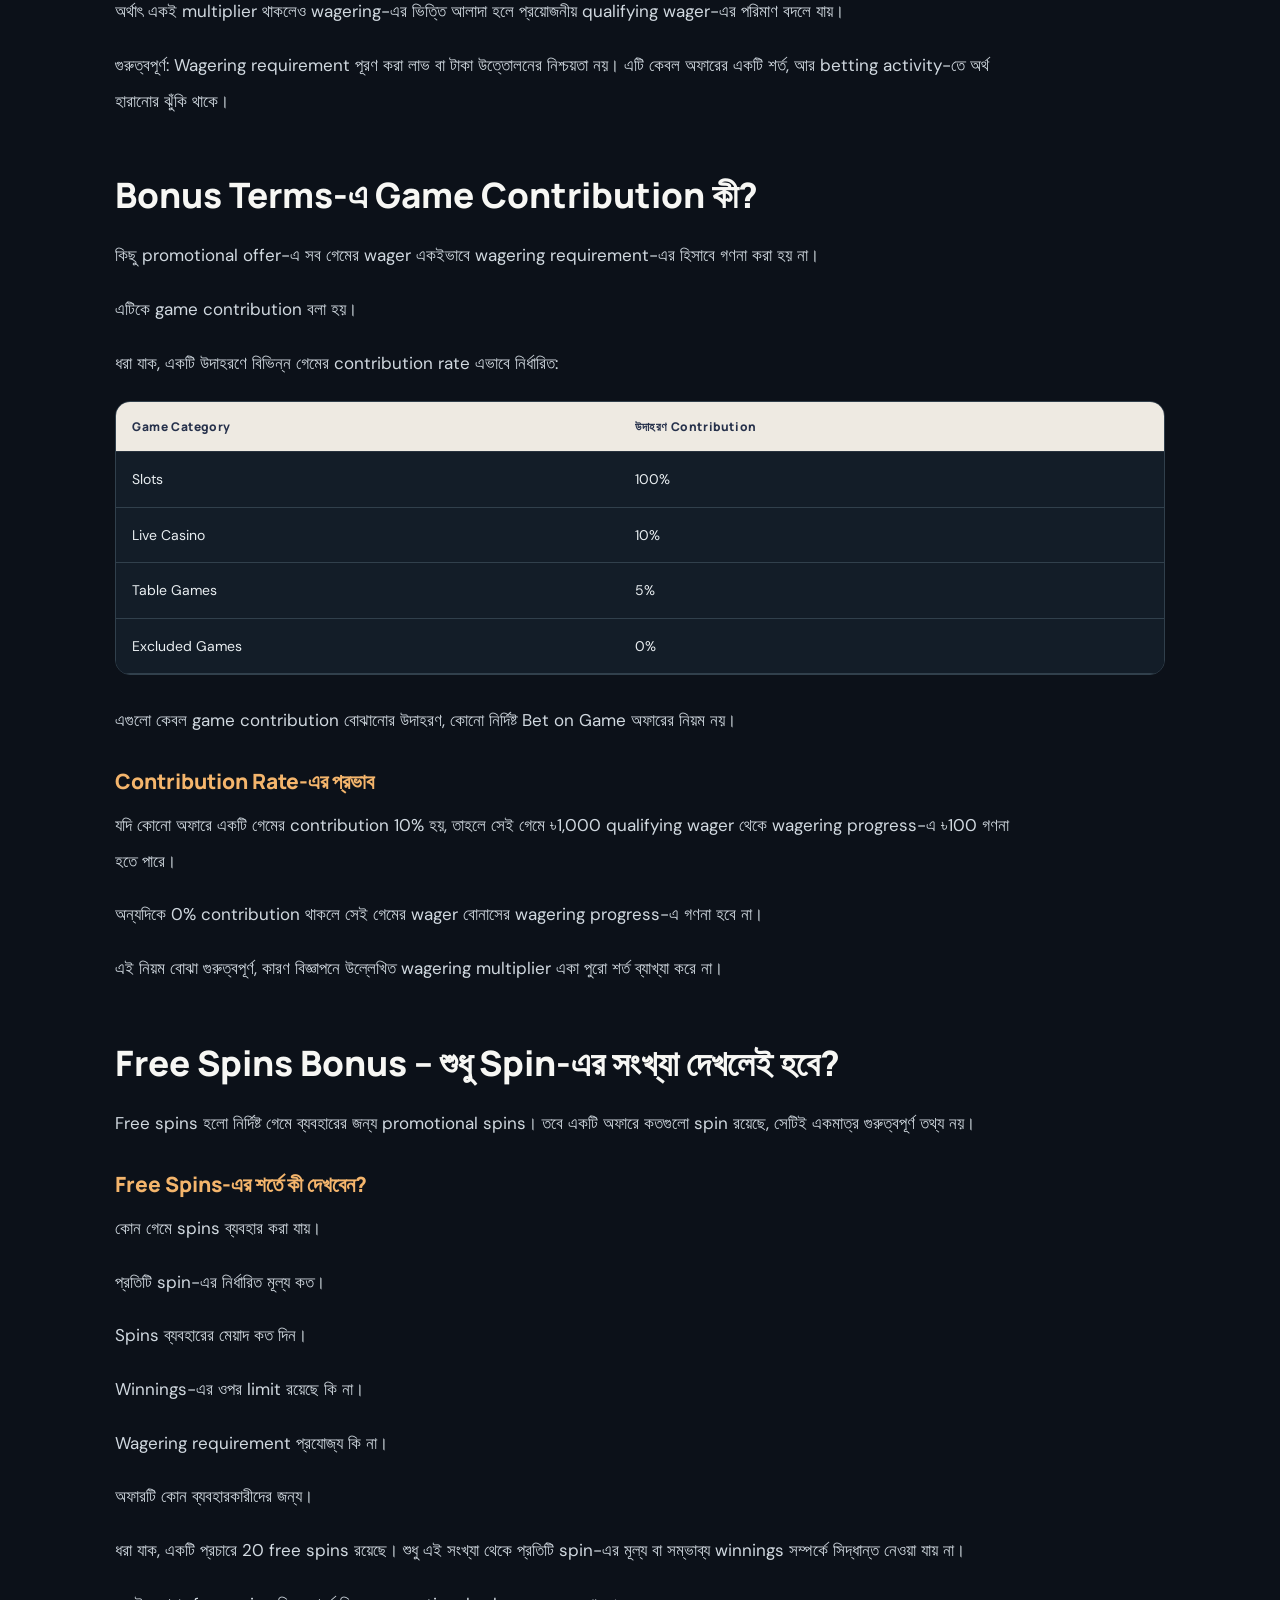
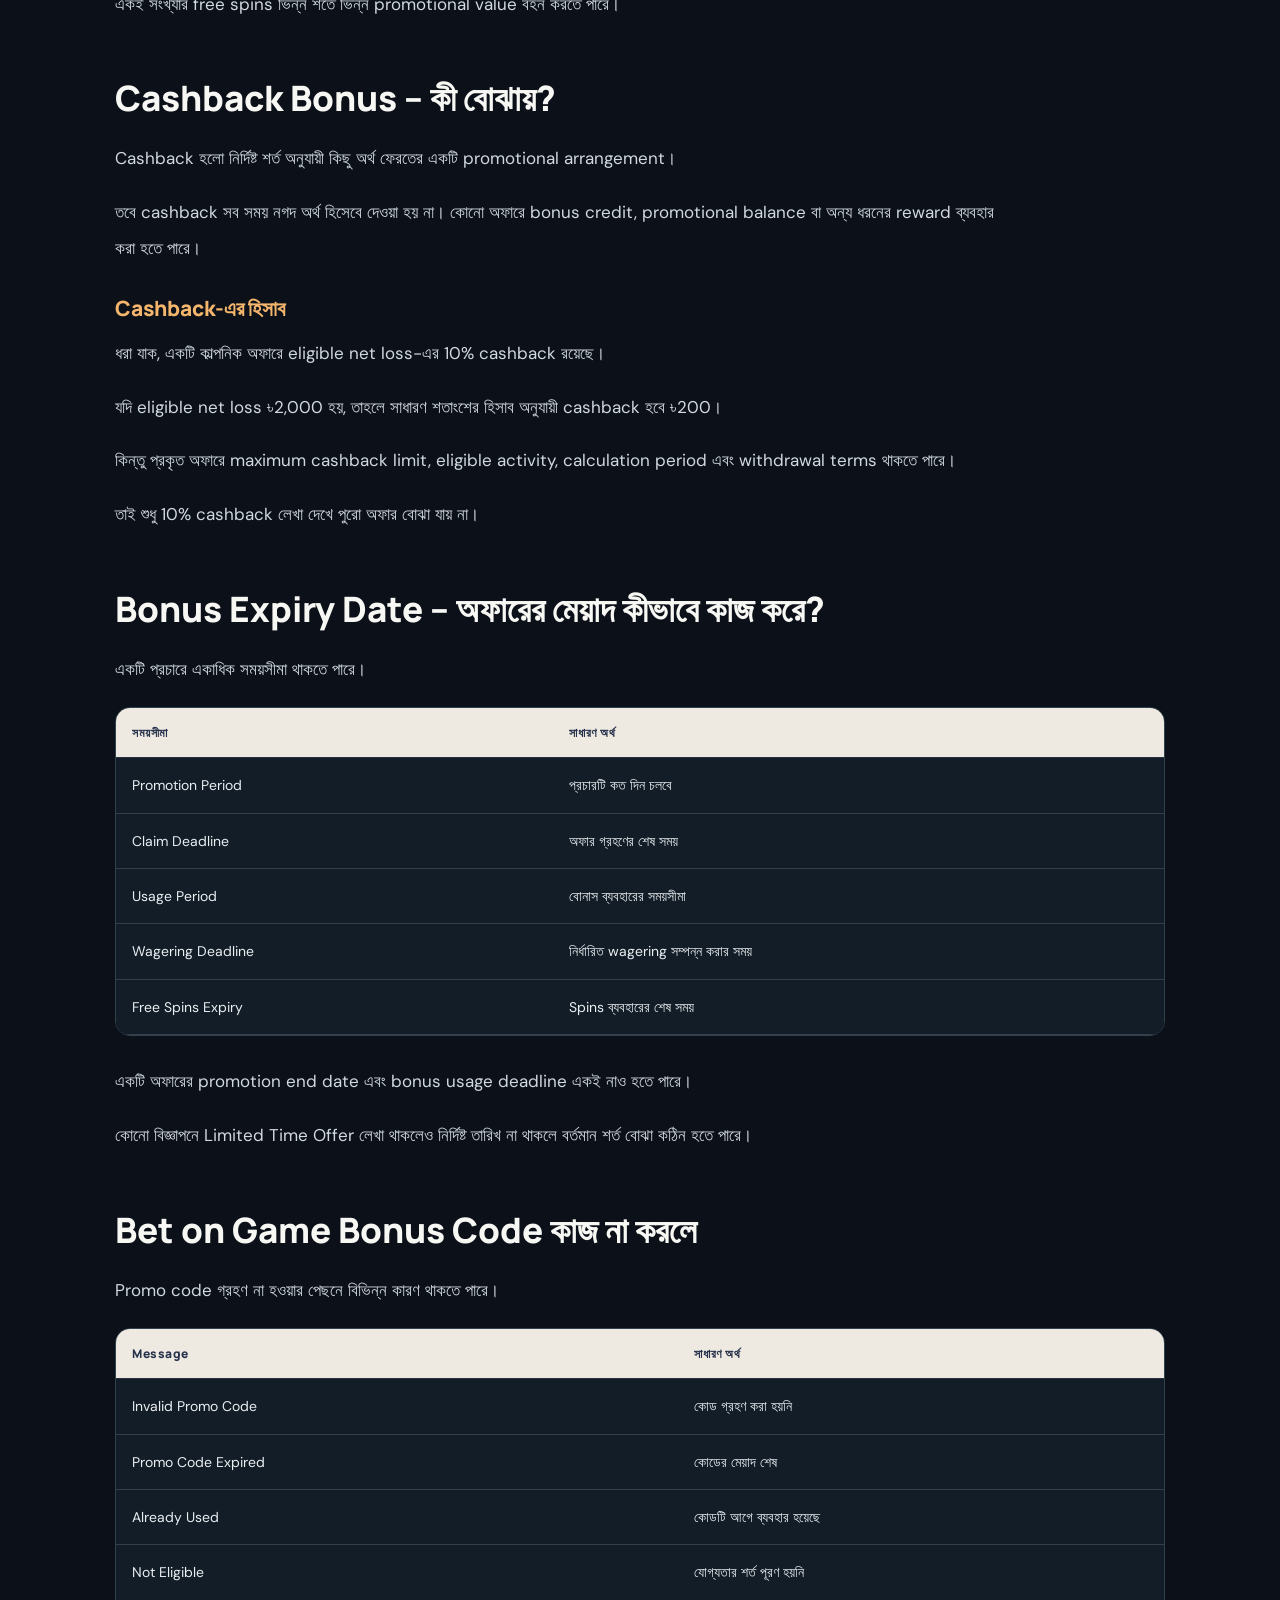
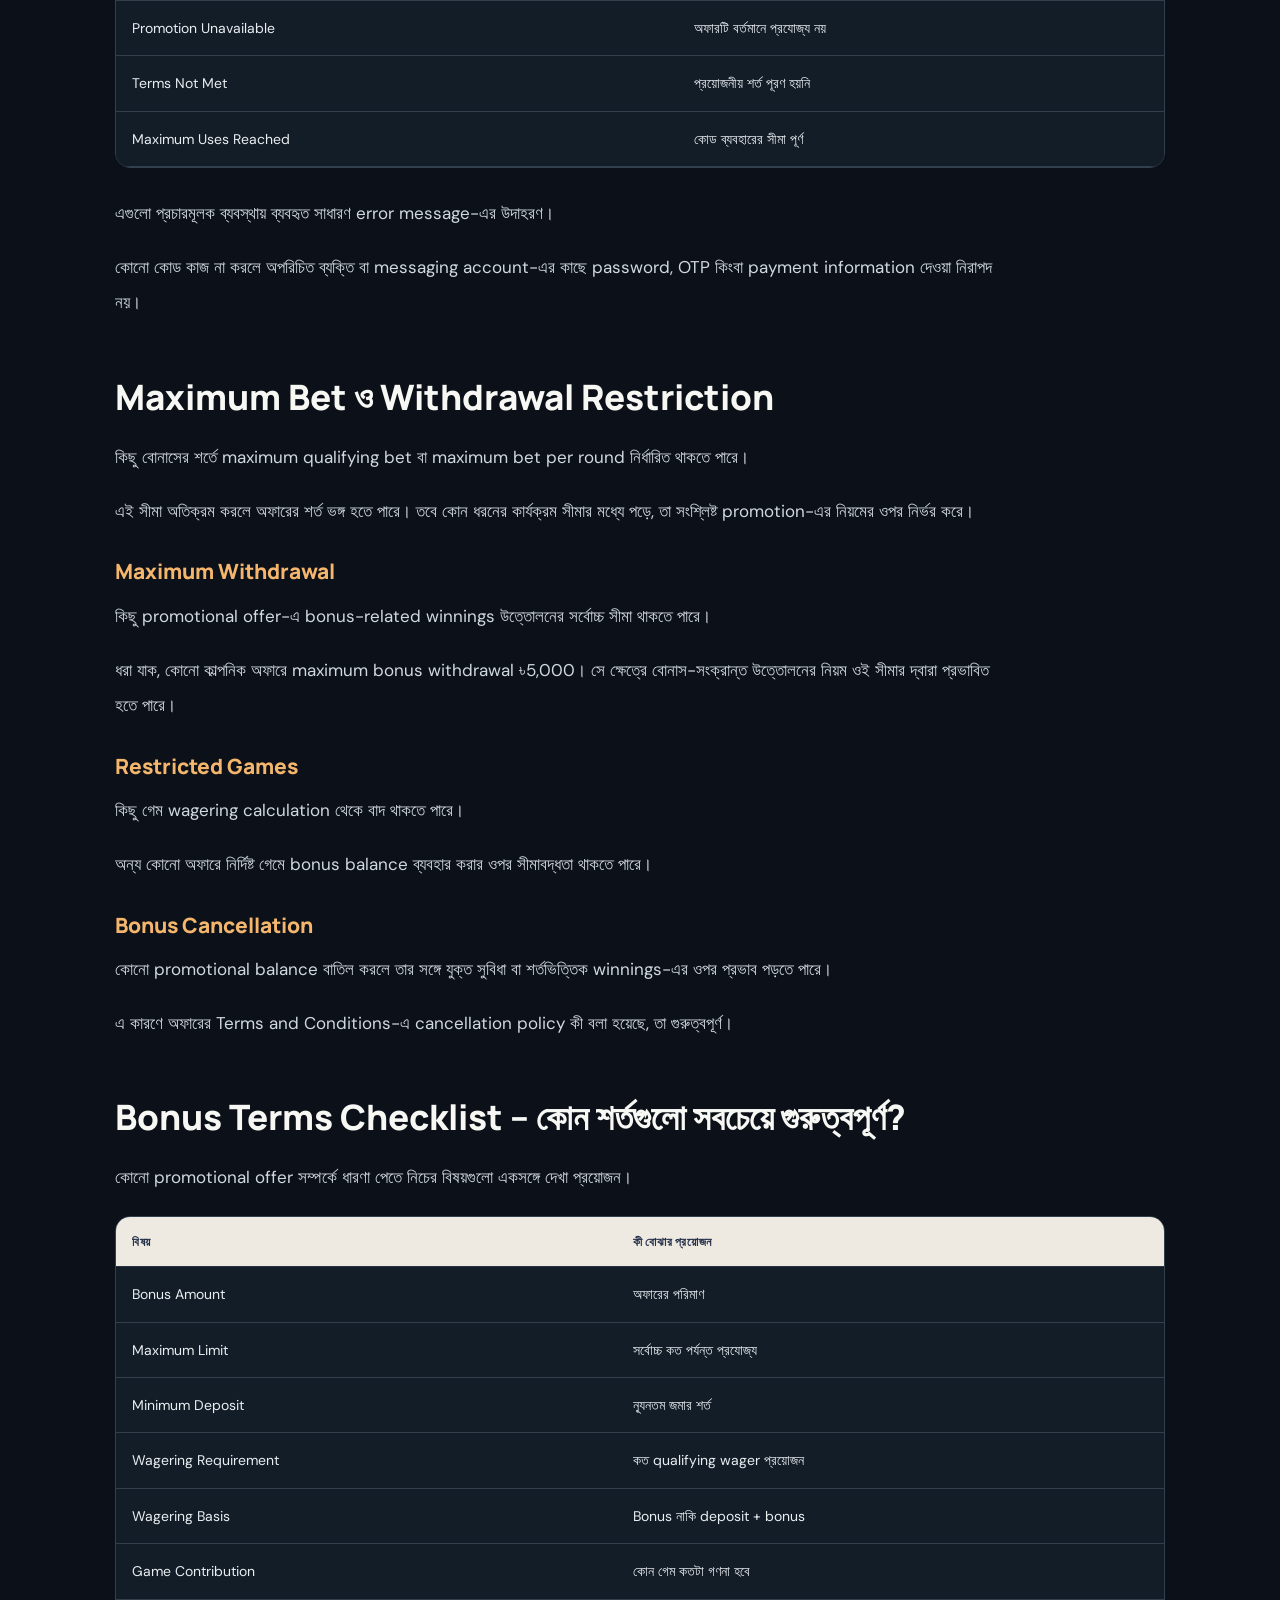
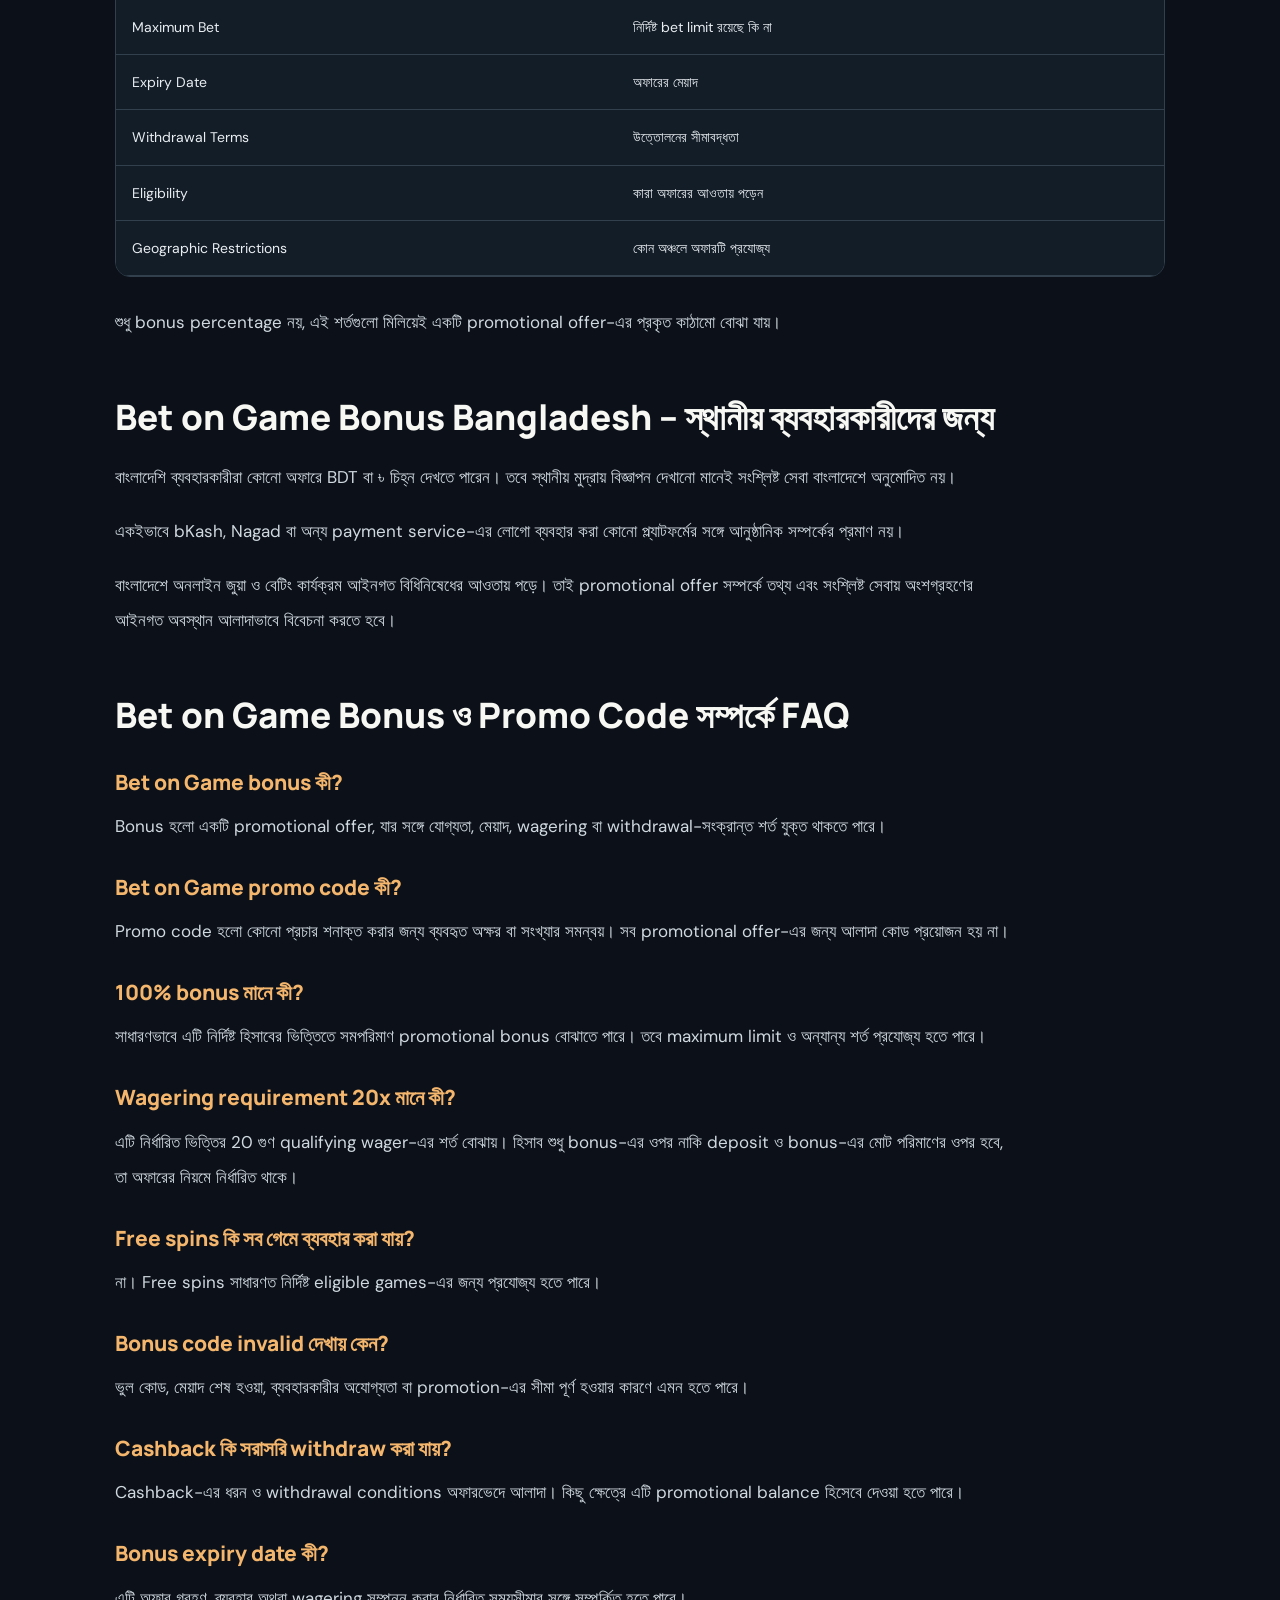
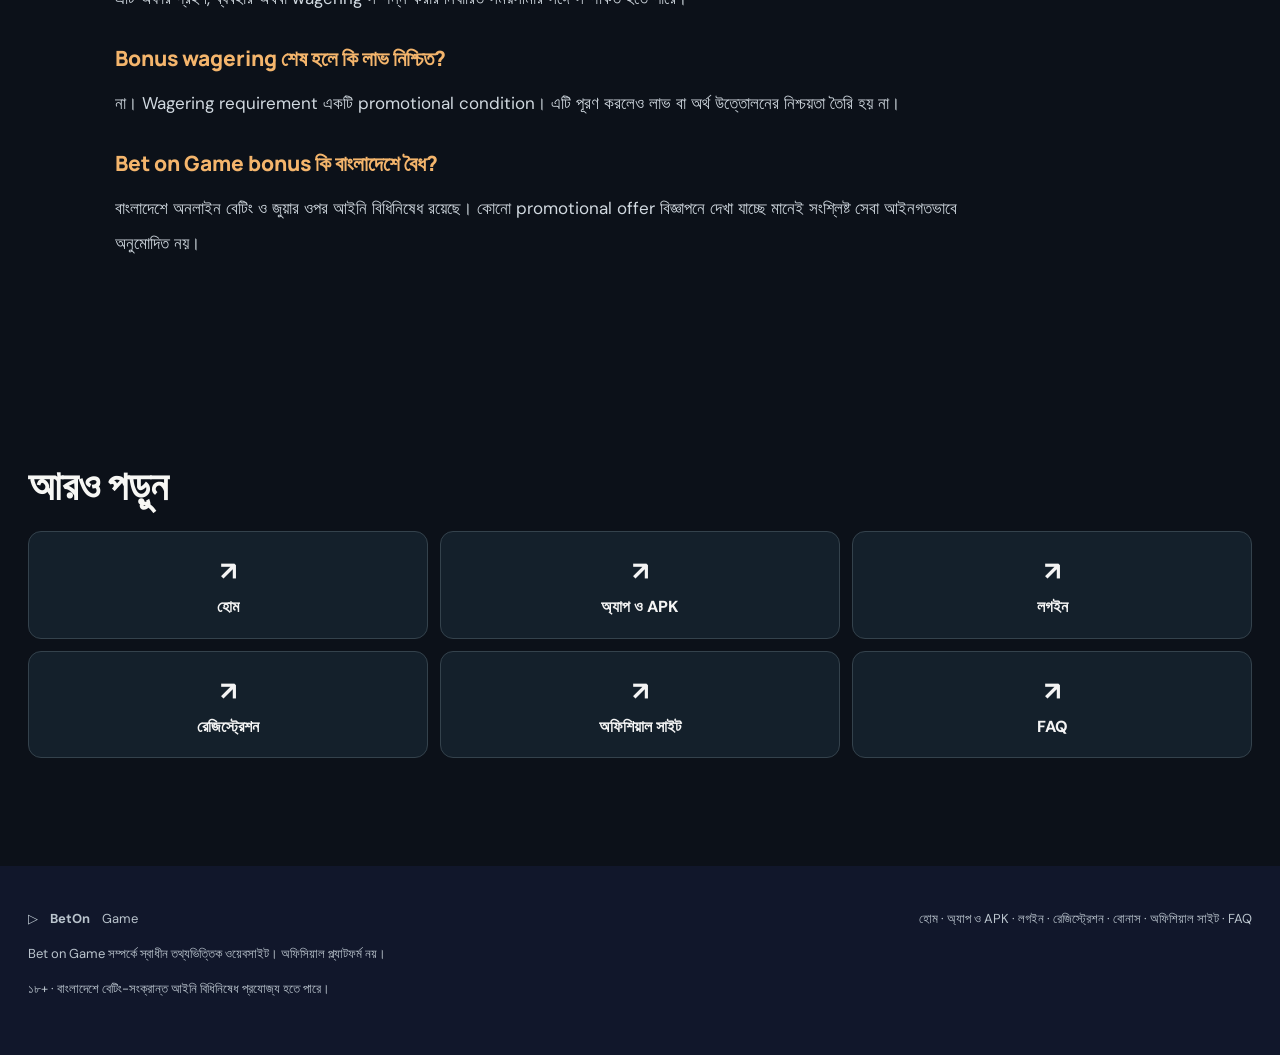
<file: bonus-promo-code/index.html>
<!DOCTYPE html>

<html lang="bn-BD"><head><meta charset="utf-8"/><meta content="width=device-width, initial-scale=1" name="viewport"/><meta content="#171d31" name="theme-color"/><title>Bet on Game Bonus ও Promo Code – অফার ও শর্ত BD</title><meta content="Bet on Game bonus ও promo code সম্পর্কে জানুন। Welcome bonus, deposit offer, free spins, wagering requirement, cashback ও bonus terms সহজ বাংলায়।" name="description"/><meta content="OcO6SEF6Yd6gTLhYc5qlhoDZafXLxsuk9HwTfhQTQ_E" name="google-site-verification"/><link href="https://bet-on-game-bd.com/bonus-promo-code/" rel="canonical"/><link href="/assets/favicon.svg" rel="icon" type="image/svg+xml"/><link href="/assets/style.css" rel="stylesheet"/><meta content="website" property="og:type"/><meta content="bn_BD" property="og:locale"/><meta content="Bet on Game Bonus ও Promo Code – অফার ও শর্ত BD" property="og:title"/><meta content="Bet on Game bonus ও promo code সম্পর্কে জানুন। Welcome bonus, deposit offer, free spins, wagering requirement, cashback ও bonus terms সহজ বাংলায়।" property="og:description"/><meta content="https://bet-on-game-bd.com/bonus-promo-code/" property="og:url"/><script type="application/ld+json">{"@context": "https://schema.org", "@type": "WebPage", "name": "Bet on Game Bonus ও Promo Code – অফার ও শর্ত BD", "description": "Bet on Game bonus ও promo code সম্পর্কে জানুন। Welcome bonus, deposit offer, free spins, wagering requirement, cashback ও bonus terms সহজ বাংলায়।", "url": "https://bet-on-game-bd.com/bonus-promo-code/", "inLanguage": "bn-BD", "isPartOf": {"@type": "WebSite", "name": "Bet on Game Bangladesh", "url": "https://bet-on-game-bd.com/"}}</script></head><body><header class="site-header"><div class="wrap header-inner"><a aria-label="Bet on Game Bangladesh homepage" class="brand" href="/"><span class="brand-symbol">B<span>↗</span></span><span class="brand-word">BET<span>ON</span>GAME<small>BD EDITION</small></span></a><button aria-expanded="false" aria-label="Toggle navigation" class="menu-toggle">☰</button><nav aria-label="Main navigation" class="nav"><a href="/app-download/">অ্যাপ ও APK</a><a href="/login/">লগইন</a><a href="/registration/">রেজিস্ট্রেশন</a><a href="/bonus-promo-code/">বোনাস</a><a href="/official-website/">ওয়েবসাইট</a><a href="/faq/">FAQ</a><a class="btn nav-cta" href="/go-bd-platform/" rel="nofollow sponsored">প্ল্যাটফর্মে যান ↗</a></nav></div></header><main class="wrap"><section class="page-hero" style="--page-art:url(/assets/slots.webp)"><div aria-hidden="true" class="page-hero-glow"></div></section><article class="article-content"><h1>Bet on Game Bonus ও Promo Code – অফার, Wagering ও শর্তাবলি</h1>
<p>Bet on Game bonus বা promo code খুঁজলে বিভিন্ন ধরনের অফারের বিজ্ঞাপন দেখতে পারেন। কোথাও 100% welcome bonus, কোথাও free spins, আবার কিছু প্রচারে cashback বা বিশেষ promo code-এর উল্লেখ থাকতে পারে। তবে বিজ্ঞাপনে বড় করে লেখা পরিমাণই একটি অফারের পুরো মূল্য বোঝায় না।</p>
<p>একটি বোনাসের সঙ্গে maximum limit, wagering requirement, expiry date, eligible games এবং withdrawal restriction যুক্ত থাকতে পারে। এসব শর্ত না বুঝলে অফারের প্রকৃত সুবিধা সম্পর্কে ভুল ধারণা তৈরি হয়।</p>
<p>প্রথমে ওয়েব ঠিকানা ও অ্যাকাউন্টের নিরাপত্তা যাচাই করুন। এরপর আপনার প্রয়োজন অনুযায়ী নিচের ধাপগুলো অনুসরণ করুন; শর্ত বা স্ক্রিনের অপশন বদলে গেলে প্ল্যাটফর্মে দেখানো বর্তমান তথ্যই প্রযোজ্য।</p>
<section aria-label="Bet on Game welcome promotion" class="promo-feature"><div class="promo-feature__copy"><div class="promo-feature__brand">BET <span>ON</span> GAME <i>★</i></div><div class="promo-feature__eyebrow">WELCOME OFFER</div><h2>130% Welcome Bonus <em>+ 175 Free Spins</em></h2><p>প্রথম ডিপোজিটের বোনাস ও ফ্রি স্পিন সম্পর্কে বিস্তারিত দেখুন। অফার নেওয়ার আগে ন্যূনতম ডিপোজিট, ওয়েজারিং ও যোগ্যতার শর্ত দেখে নিন।</p></div><div class="promo-feature__ticket"><div class="promo-feature__ticket-top"><span>PROMO CODE</span><span class="promo-feature__sparkle">✦</span></div><div class="promo-feature__code">BETONGAME</div><div class="promo-feature__offer">130% + 175 FS</div><a class="promo-feature__button" href="/go-bd-platform/" rel="nofollow sponsored">বোনাস দেখুন <span aria-hidden="true">↗</span></a><small>অফারের প্রাপ্যতা ও শর্ত প্ল্যাটফর্মে যাচাই করুন।</small></div></section>
<h2>Bet on Game Bonus – কী ধরনের অফার রয়েছে?</h2>
<p>অনলাইন গেমিং ও বেটিং প্ল্যাটফর্মে বিভিন্ন ধরনের promotional offer দেখা যায়। প্রতিটির উদ্দেশ্য ও শর্ত আলাদা হতে পারে।</p>
<div class="table-wrap"><table><tr><th>Bonus Type</th><th>সাধারণ অর্থ</th></tr><tr><td>Welcome Bonus</td><td>নতুন ব্যবহারকারীদের জন্য প্রচার</td></tr><tr><td>Deposit Bonus</td><td>নির্দিষ্ট deposit-এর সঙ্গে যুক্ত বোনাস</td></tr><tr><td>Free Spins</td><td>নির্দিষ্ট গেমে ব্যবহারযোগ্য promotional spins</td></tr><tr><td>Cashback</td><td>নির্ধারিত শর্তে কিছু অর্থ ফেরতের ব্যবস্থা</td></tr><tr><td>Reload Bonus</td><td>পরবর্তী deposit-এর সঙ্গে যুক্ত অফার</td></tr><tr><td>Promo Code Bonus</td><td>বিশেষ কোডের সঙ্গে সম্পর্কিত প্রচার</td></tr><tr><td>Loyalty Reward</td><td>নিয়মিত ব্যবহারকারীদের জন্য শর্তভিত্তিক সুবিধা</td></tr></table></div>
<p>একই ধরনের দুটি অফারের bonus percentage এক হলেও maximum amount, wagering এবং মেয়াদ আলাদা হতে পারে।</p>
<p>তাই শুধু বোনাসের নাম বা বিজ্ঞাপনের সংখ্যার ওপর ভিত্তি করে অফারের মূল্য নির্ধারণ করা ঠিক নয়।</p>
<h2>100% Welcome Bonus – হিসাব কীভাবে হয়?</h2>
<p>শতাংশভিত্তিক বোনাস বোঝার জন্য দুটি বিষয় গুরুত্বপূর্ণ: bonus percentage এবং maximum bonus limit।</p>
<p>ধরা যাক, একটি উদাহরণ অফারে 100% deposit bonus রয়েছে, কিন্তু সর্বোচ্চ বোনাসের সীমা ৳2,000।</p>
<div class="table-wrap"><table><tr><th>Deposit</th><th>100% হিসাবে</th><th>Bonus Limit অনুযায়ী</th></tr><tr><td>৳500</td><td>৳500</td><td>৳500</td></tr><tr><td>৳1,000</td><td>৳1,000</td><td>৳1,000</td></tr><tr><td>৳2,000</td><td>৳2,000</td><td>৳2,000</td></tr><tr><td>৳3,000</td><td>৳3,000</td><td>৳2,000</td></tr><tr><td>৳5,000</td><td>৳5,000</td><td>৳2,000</td></tr></table></div>
<p>এই উদাহরণে ৳3,000 বা ৳5,000 deposit হলেও সর্বোচ্চ bonus ৳2,000, কারণ অফারে একটি limit রয়েছে।</p>
<p>এটি শতাংশভিত্তিক বোনাসের হিসাব বোঝানোর উদাহরণ, Bet on Game-এর নির্দিষ্ট অফার নয়।</p>
<h3>Bonus Balance কি সরাসরি Withdraw করা যায়?</h3>
<p>সব ক্ষেত্রে নয়। কিছু promotional balance ব্যবহার বা উত্তোলনের আগে নির্দিষ্ট শর্ত পূরণের প্রয়োজন হতে পারে।</p>
<p>অফারের নিয়মে bonus balance, cash balance এবং winnings আলাদাভাবে বিবেচিত হতে পারে।</p>
<p>এজন্য বোনাসের পরিমাণের পাশাপাশি withdrawal terms পড়া গুরুত্বপূর্ণ।</p>
<h2>Bet on Game Promo Code – কীভাবে কাজ করে?</h2>
<p>Promo code হলো অক্ষর, সংখ্যা বা উভয়ের সমন্বয়ে তৈরি একটি promotional identifier।</p>
<p>কোনো অনলাইন সেবা নির্দিষ্ট অফার শনাক্ত করতে promo code ব্যবহার করতে পারে। আবার কিছু প্রচার স্বয়ংক্রিয়ভাবে নির্দিষ্ট ব্যবহারকারীদের জন্য প্রযোজ্য হতে পারে।</p>
<h3>Promo Code ও Bonus-এর পার্থক্য</h3>
<p>Bonus হলো প্রচারমূলক সুবিধা বা তার শর্তভিত্তিক মূল্য। Promo code হলো সেই প্রচারের সঙ্গে সম্পর্কিত একটি শনাক্তকারী কোড।</p>
<p>একটি promo code থাকলেই বোনাস পাওয়া যাবে, এমন নিশ্চয়তা নেই। কোডের সঙ্গে ব্যবহারকারীর যোগ্যতা, মেয়াদ বা অন্যান্য শর্ত যুক্ত থাকতে পারে।</p>
<h3>Promo Code-এর মেয়াদ</h3>
<p>কিছু কোড নির্দিষ্ট সময়ের জন্য কার্যকর থাকে। অন্য কোড নির্দিষ্ট প্রচার বা ব্যবহারকারী দলের জন্য সীমাবদ্ধ হতে পারে।</p>
<p>পুরোনো বিজ্ঞাপন, screenshot বা social media post-এ দেখা কোড বর্তমানে কার্যকর নাও থাকতে পারে।</p>
<h2>Wagering Requirement – 10x, 20x ও 30x কী?</h2>
<p>বোনাসের শর্তে wagering requirement একটি গুরুত্বপূর্ণ বিষয়।</p>
<p>এটি সাধারণত নির্দিষ্ট পরিমাণ অর্থের সমতুল্য qualifying betting activity সম্পন্ন করার শর্ত বোঝায়।</p>
<p>তবে wagering calculation সব অফারে একভাবে করা হয় না।</p>
<h3>Bonus Amount-এর ওপর Wagering</h3>
<p>ধরা যাক, একটি উদাহরণে bonus amount ৳1,000।</p>
<div class="table-wrap"><table><tr><th>Wagering</th><th>প্রয়োজনীয় qualifying wager</th></tr><tr><td>5x</td><td>৳5,000</td></tr><tr><td>10x</td><td>৳10,000</td></tr><tr><td>20x</td><td>৳20,000</td></tr><tr><td>30x</td><td>৳30,000</td></tr><tr><td>40x</td><td>৳40,000</td></tr></table></div>
<p>এখানে multiplier শুধু bonus amount-এর ওপর গণনা করা হয়েছে।</p>
<h3>Deposit + Bonus Wagering</h3>
<p>কিছু অফারে deposit এবং bonus একসঙ্গে wagering calculation-এর ভিত্তি হতে পারে।</p>
<p>ধরা যাক:</p>
<p>Deposit: ৳1,000</p>
<p>Bonus: ৳1,000</p>
<p>Total: ৳2,000</p>
<p>Wagering requirement: 20x</p>
<p>এই ক্ষেত্রে হিসাব হবে:</p>
<p>৳2,000 × 20 = ৳40,000</p>
<p>অন্যদিকে একই 20x যদি শুধু ৳1,000 bonus-এর ওপর প্রযোজ্য হয়, তাহলে হিসাব হবে ৳20,000।</p>
<p>অর্থাৎ একই multiplier থাকলেও wagering-এর ভিত্তি আলাদা হলে প্রয়োজনীয় qualifying wager-এর পরিমাণ বদলে যায়।</p>
<p>গুরুত্বপূর্ণ: Wagering requirement পূরণ করা লাভ বা টাকা উত্তোলনের নিশ্চয়তা নয়। এটি কেবল অফারের একটি শর্ত, আর betting activity-তে অর্থ হারানোর ঝুঁকি থাকে।</p>
<h2>Bonus Terms-এ Game Contribution কী?</h2>
<p>কিছু promotional offer-এ সব গেমের wager একইভাবে wagering requirement-এর হিসাবে গণনা করা হয় না।</p>
<p>এটিকে game contribution বলা হয়।</p>
<p>ধরা যাক, একটি উদাহরণে বিভিন্ন গেমের contribution rate এভাবে নির্ধারিত:</p>
<div class="table-wrap"><table><tr><th>Game Category</th><th>উদাহরণ Contribution</th></tr><tr><td>Slots</td><td>100%</td></tr><tr><td>Live Casino</td><td>10%</td></tr><tr><td>Table Games</td><td>5%</td></tr><tr><td>Excluded Games</td><td>0%</td></tr></table></div>
<p>এগুলো কেবল game contribution বোঝানোর উদাহরণ, কোনো নির্দিষ্ট Bet on Game অফারের নিয়ম নয়।</p>
<h3>Contribution Rate-এর প্রভাব</h3>
<p>যদি কোনো অফারে একটি গেমের contribution 10% হয়, তাহলে সেই গেমে ৳1,000 qualifying wager থেকে wagering progress-এ ৳100 গণনা হতে পারে।</p>
<p>অন্যদিকে 0% contribution থাকলে সেই গেমের wager বোনাসের wagering progress-এ গণনা হবে না।</p>
<p>এই নিয়ম বোঝা গুরুত্বপূর্ণ, কারণ বিজ্ঞাপনে উল্লেখিত wagering multiplier একা পুরো শর্ত ব্যাখ্যা করে না।</p>
<h2>Free Spins Bonus – শুধু Spin-এর সংখ্যা দেখলেই হবে?</h2>
<p>Free spins হলো নির্দিষ্ট গেমে ব্যবহারের জন্য promotional spins। তবে একটি অফারে কতগুলো spin রয়েছে, সেটিই একমাত্র গুরুত্বপূর্ণ তথ্য নয়।</p>
<h3>Free Spins-এর শর্তে কী দেখবেন?</h3>
<p>কোন গেমে spins ব্যবহার করা যায়।</p>
<p>প্রতিটি spin-এর নির্ধারিত মূল্য কত।</p>
<p>Spins ব্যবহারের মেয়াদ কত দিন।</p>
<p>Winnings-এর ওপর limit রয়েছে কি না।</p>
<p>Wagering requirement প্রযোজ্য কি না।</p>
<p>অফারটি কোন ব্যবহারকারীদের জন্য।</p>
<p>ধরা যাক, একটি প্রচারে 20 free spins রয়েছে। শুধু এই সংখ্যা থেকে প্রতিটি spin-এর মূল্য বা সম্ভাব্য winnings সম্পর্কে সিদ্ধান্ত নেওয়া যায় না।</p>
<p>একই সংখ্যার free spins ভিন্ন শর্তে ভিন্ন promotional value বহন করতে পারে।</p>
<h2>Cashback Bonus – কী বোঝায়?</h2>
<p>Cashback হলো নির্দিষ্ট শর্ত অনুযায়ী কিছু অর্থ ফেরতের একটি promotional arrangement।</p>
<p>তবে cashback সব সময় নগদ অর্থ হিসেবে দেওয়া হয় না। কোনো অফারে bonus credit, promotional balance বা অন্য ধরনের reward ব্যবহার করা হতে পারে।</p>
<h3>Cashback-এর হিসাব</h3>
<p>ধরা যাক, একটি কাল্পনিক অফারে eligible net loss-এর 10% cashback রয়েছে।</p>
<p>যদি eligible net loss ৳2,000 হয়, তাহলে সাধারণ শতাংশের হিসাব অনুযায়ী cashback হবে ৳200।</p>
<p>কিন্তু প্রকৃত অফারে maximum cashback limit, eligible activity, calculation period এবং withdrawal terms থাকতে পারে।</p>
<p>তাই শুধু 10% cashback লেখা দেখে পুরো অফার বোঝা যায় না।</p>
<h2>Bonus Expiry Date – অফারের মেয়াদ কীভাবে কাজ করে?</h2>
<p>একটি প্রচারে একাধিক সময়সীমা থাকতে পারে।</p>
<div class="table-wrap"><table><tr><th>সময়সীমা</th><th>সাধারণ অর্থ</th></tr><tr><td>Promotion Period</td><td>প্রচারটি কত দিন চলবে</td></tr><tr><td>Claim Deadline</td><td>অফার গ্রহণের শেষ সময়</td></tr><tr><td>Usage Period</td><td>বোনাস ব্যবহারের সময়সীমা</td></tr><tr><td>Wagering Deadline</td><td>নির্ধারিত wagering সম্পন্ন করার সময়</td></tr><tr><td>Free Spins Expiry</td><td>Spins ব্যবহারের শেষ সময়</td></tr></table></div>
<p>একটি অফারের promotion end date এবং bonus usage deadline একই নাও হতে পারে।</p>
<p>কোনো বিজ্ঞাপনে Limited Time Offer লেখা থাকলেও নির্দিষ্ট তারিখ না থাকলে বর্তমান শর্ত বোঝা কঠিন হতে পারে।</p>
<h2>Bet on Game Bonus Code কাজ না করলে</h2>
<p>Promo code গ্রহণ না হওয়ার পেছনে বিভিন্ন কারণ থাকতে পারে।</p>
<div class="table-wrap"><table><tr><th>Message</th><th>সাধারণ অর্থ</th></tr><tr><td>Invalid Promo Code</td><td>কোড গ্রহণ করা হয়নি</td></tr><tr><td>Promo Code Expired</td><td>কোডের মেয়াদ শেষ</td></tr><tr><td>Already Used</td><td>কোডটি আগে ব্যবহার হয়েছে</td></tr><tr><td>Not Eligible</td><td>যোগ্যতার শর্ত পূরণ হয়নি</td></tr><tr><td>Promotion Unavailable</td><td>অফারটি বর্তমানে প্রযোজ্য নয়</td></tr><tr><td>Terms Not Met</td><td>প্রয়োজনীয় শর্ত পূরণ হয়নি</td></tr><tr><td>Maximum Uses Reached</td><td>কোড ব্যবহারের সীমা পূর্ণ</td></tr></table></div>
<p>এগুলো প্রচারমূলক ব্যবস্থায় ব্যবহৃত সাধারণ error message-এর উদাহরণ।</p>
<p>কোনো কোড কাজ না করলে অপরিচিত ব্যক্তি বা messaging account-এর কাছে password, OTP কিংবা payment information দেওয়া নিরাপদ নয়।</p>
<h2>Maximum Bet ও Withdrawal Restriction</h2>
<p>কিছু বোনাসের শর্তে maximum qualifying bet বা maximum bet per round নির্ধারিত থাকতে পারে।</p>
<p>এই সীমা অতিক্রম করলে অফারের শর্ত ভঙ্গ হতে পারে। তবে কোন ধরনের কার্যক্রম সীমার মধ্যে পড়ে, তা সংশ্লিষ্ট promotion-এর নিয়মের ওপর নির্ভর করে।</p>
<h3>Maximum Withdrawal</h3>
<p>কিছু promotional offer-এ bonus-related winnings উত্তোলনের সর্বোচ্চ সীমা থাকতে পারে।</p>
<p>ধরা যাক, কোনো কাল্পনিক অফারে maximum bonus withdrawal ৳5,000। সে ক্ষেত্রে বোনাস-সংক্রান্ত উত্তোলনের নিয়ম ওই সীমার দ্বারা প্রভাবিত হতে পারে।</p>
<h3>Restricted Games</h3>
<p>কিছু গেম wagering calculation থেকে বাদ থাকতে পারে।</p>
<p>অন্য কোনো অফারে নির্দিষ্ট গেমে bonus balance ব্যবহার করার ওপর সীমাবদ্ধতা থাকতে পারে।</p>
<h3>Bonus Cancellation</h3>
<p>কোনো promotional balance বাতিল করলে তার সঙ্গে যুক্ত সুবিধা বা শর্তভিত্তিক winnings-এর ওপর প্রভাব পড়তে পারে।</p>
<p>এ কারণে অফারের Terms and Conditions-এ cancellation policy কী বলা হয়েছে, তা গুরুত্বপূর্ণ।</p>
<h2>Bonus Terms Checklist – কোন শর্তগুলো সবচেয়ে গুরুত্বপূর্ণ?</h2>
<p>কোনো promotional offer সম্পর্কে ধারণা পেতে নিচের বিষয়গুলো একসঙ্গে দেখা প্রয়োজন।</p>
<div class="table-wrap"><table><tr><th>বিষয়</th><th>কী বোঝার প্রয়োজন</th></tr><tr><td>Bonus Amount</td><td>অফারের পরিমাণ</td></tr><tr><td>Maximum Limit</td><td>সর্বোচ্চ কত পর্যন্ত প্রযোজ্য</td></tr><tr><td>Minimum Deposit</td><td>ন্যূনতম জমার শর্ত</td></tr><tr><td>Wagering Requirement</td><td>কত qualifying wager প্রয়োজন</td></tr><tr><td>Wagering Basis</td><td>Bonus নাকি deposit + bonus</td></tr><tr><td>Game Contribution</td><td>কোন গেম কতটা গণনা হবে</td></tr><tr><td>Maximum Bet</td><td>নির্দিষ্ট bet limit রয়েছে কি না</td></tr><tr><td>Expiry Date</td><td>অফারের মেয়াদ</td></tr><tr><td>Withdrawal Terms</td><td>উত্তোলনের সীমাবদ্ধতা</td></tr><tr><td>Eligibility</td><td>কারা অফারের আওতায় পড়েন</td></tr><tr><td>Geographic Restrictions</td><td>কোন অঞ্চলে অফারটি প্রযোজ্য</td></tr></table></div>
<p>শুধু bonus percentage নয়, এই শর্তগুলো মিলিয়েই একটি promotional offer-এর প্রকৃত কাঠামো বোঝা যায়।</p>
<h2>Bet on Game Bonus Bangladesh – স্থানীয় ব্যবহারকারীদের জন্য</h2>
<p>বাংলাদেশি ব্যবহারকারীরা কোনো অফারে BDT বা ৳ চিহ্ন দেখতে পারেন। তবে স্থানীয় মুদ্রায় বিজ্ঞাপন দেখানো মানেই সংশ্লিষ্ট সেবা বাংলাদেশে অনুমোদিত নয়।</p>
<p>একইভাবে bKash, Nagad বা অন্য payment service-এর লোগো ব্যবহার করা কোনো প্ল্যাটফর্মের সঙ্গে আনুষ্ঠানিক সম্পর্কের প্রমাণ নয়।</p>
<p>বাংলাদেশে অনলাইন জুয়া ও বেটিং কার্যক্রম আইনগত বিধিনিষেধের আওতায় পড়ে। তাই promotional offer সম্পর্কে তথ্য এবং সংশ্লিষ্ট সেবায় অংশগ্রহণের আইনগত অবস্থান আলাদাভাবে বিবেচনা করতে হবে।</p>
<h2>Bet on Game Bonus ও Promo Code সম্পর্কে FAQ</h2>
<h3>Bet on Game bonus কী?</h3>
<p>Bonus হলো একটি promotional offer, যার সঙ্গে যোগ্যতা, মেয়াদ, wagering বা withdrawal-সংক্রান্ত শর্ত যুক্ত থাকতে পারে।</p>
<h3>Bet on Game promo code কী?</h3>
<p>Promo code হলো কোনো প্রচার শনাক্ত করার জন্য ব্যবহৃত অক্ষর বা সংখ্যার সমন্বয়। সব promotional offer-এর জন্য আলাদা কোড প্রয়োজন হয় না।</p>
<h3>100% bonus মানে কী?</h3>
<p>সাধারণভাবে এটি নির্দিষ্ট হিসাবের ভিত্তিতে সমপরিমাণ promotional bonus বোঝাতে পারে। তবে maximum limit ও অন্যান্য শর্ত প্রযোজ্য হতে পারে।</p>
<h3>Wagering requirement 20x মানে কী?</h3>
<p>এটি নির্ধারিত ভিত্তির 20 গুণ qualifying wager-এর শর্ত বোঝায়। হিসাব শুধু bonus-এর ওপর নাকি deposit ও bonus-এর মোট পরিমাণের ওপর হবে, তা অফারের নিয়মে নির্ধারিত থাকে।</p>
<h3>Free spins কি সব গেমে ব্যবহার করা যায়?</h3>
<p>না। Free spins সাধারণত নির্দিষ্ট eligible games-এর জন্য প্রযোজ্য হতে পারে।</p>
<h3>Bonus code invalid দেখায় কেন?</h3>
<p>ভুল কোড, মেয়াদ শেষ হওয়া, ব্যবহারকারীর অযোগ্যতা বা promotion-এর সীমা পূর্ণ হওয়ার কারণে এমন হতে পারে।</p>
<h3>Cashback কি সরাসরি withdraw করা যায়?</h3>
<p>Cashback-এর ধরন ও withdrawal conditions অফারভেদে আলাদা। কিছু ক্ষেত্রে এটি promotional balance হিসেবে দেওয়া হতে পারে।</p>
<h3>Bonus expiry date কী?</h3>
<p>এটি অফার গ্রহণ, ব্যবহার অথবা wagering সম্পন্ন করার নির্ধারিত সময়সীমার সঙ্গে সম্পর্কিত হতে পারে।</p>
<h3>Bonus wagering শেষ হলে কি লাভ নিশ্চিত?</h3>
<p>না। Wagering requirement একটি promotional condition। এটি পূরণ করলেও লাভ বা অর্থ উত্তোলনের নিশ্চয়তা তৈরি হয় না।</p>
<h3>Bet on Game bonus কি বাংলাদেশে বৈধ?</h3>
<p>বাংলাদেশে অনলাইন বেটিং ও জুয়ার ওপর আইনি বিধিনিষেধ রয়েছে। কোনো promotional offer বিজ্ঞাপনে দেখা যাচ্ছে মানেই সংশ্লিষ্ট সেবা আইনগতভাবে অনুমোদিত নয়।</p></article><section class="section"><h2>আরও পড়ুন</h2><div class="quick-links"><a href="/"><span>↗</span>হোম</a><a href="/app-download/"><span>↗</span>অ্যাপ ও APK</a><a href="/login/"><span>↗</span>লগইন</a><a href="/registration/"><span>↗</span>রেজিস্ট্রেশন</a><a href="/official-website/"><span>↗</span>অফিশিয়াল সাইট</a><a href="/faq/"><span>↗</span>FAQ</a></div></section></main><footer class="footer"><div class="wrap footer-inner"><div><a class="brand" href="/"><span class="mark">▷</span><b>BetOn</b><span>Game</span></a><p>Bet on Game সম্পর্কে স্বাধীন তথ্যভিত্তিক ওয়েবসাইট। অফিসিয়াল প্ল্যাটফর্ম নয়।</p><p>১৮+ · বাংলাদেশে বেটিং-সংক্রান্ত আইনি বিধিনিষেধ প্রযোজ্য হতে পারে।</p></div><div><a href="/">হোম</a> · <a href="/app-download/">অ্যাপ ও APK</a> · <a href="/login/">লগইন</a> · <a href="/registration/">রেজিস্ট্রেশন</a> · <a href="/bonus-promo-code/">বোনাস</a> · <a href="/official-website/">অফিশিয়াল সাইট</a> · <a href="/faq/">FAQ</a></div></div></footer><script defer="" src="/assets/site.js"></script></body></html>
</file>
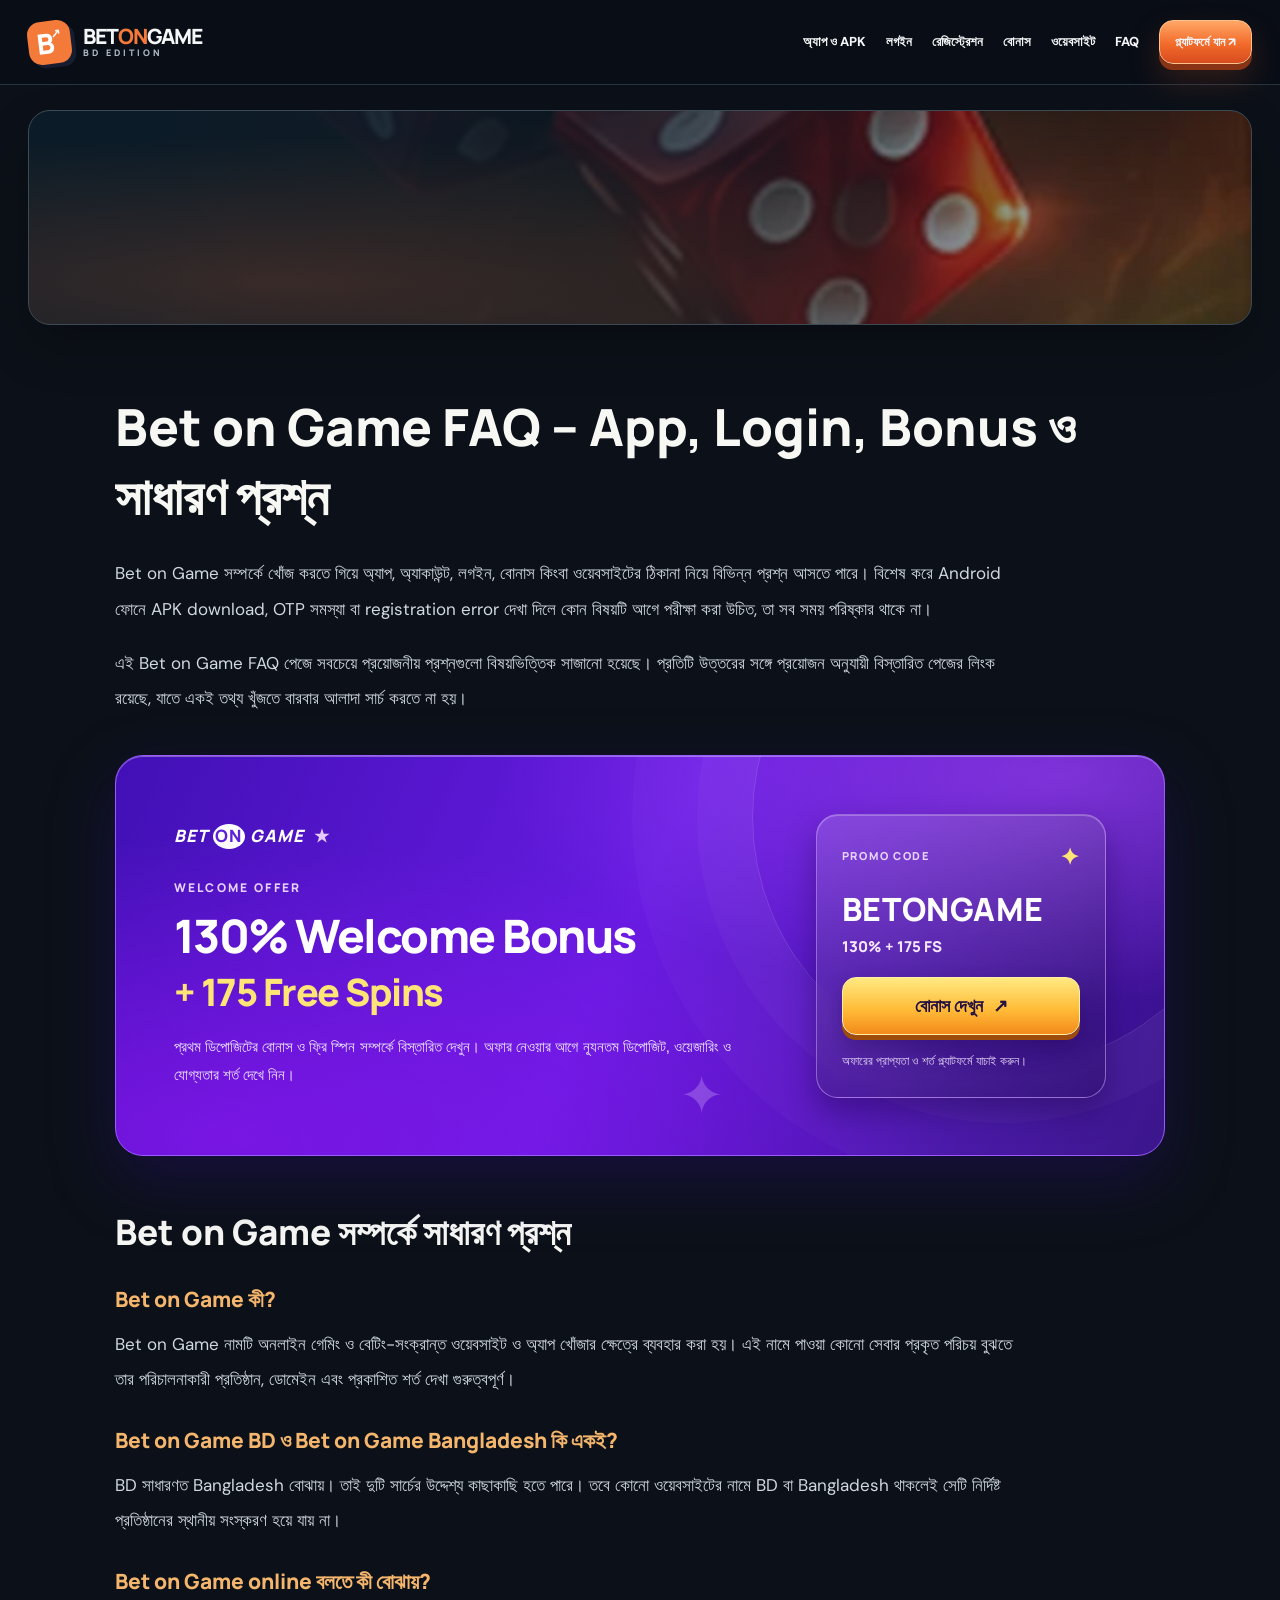
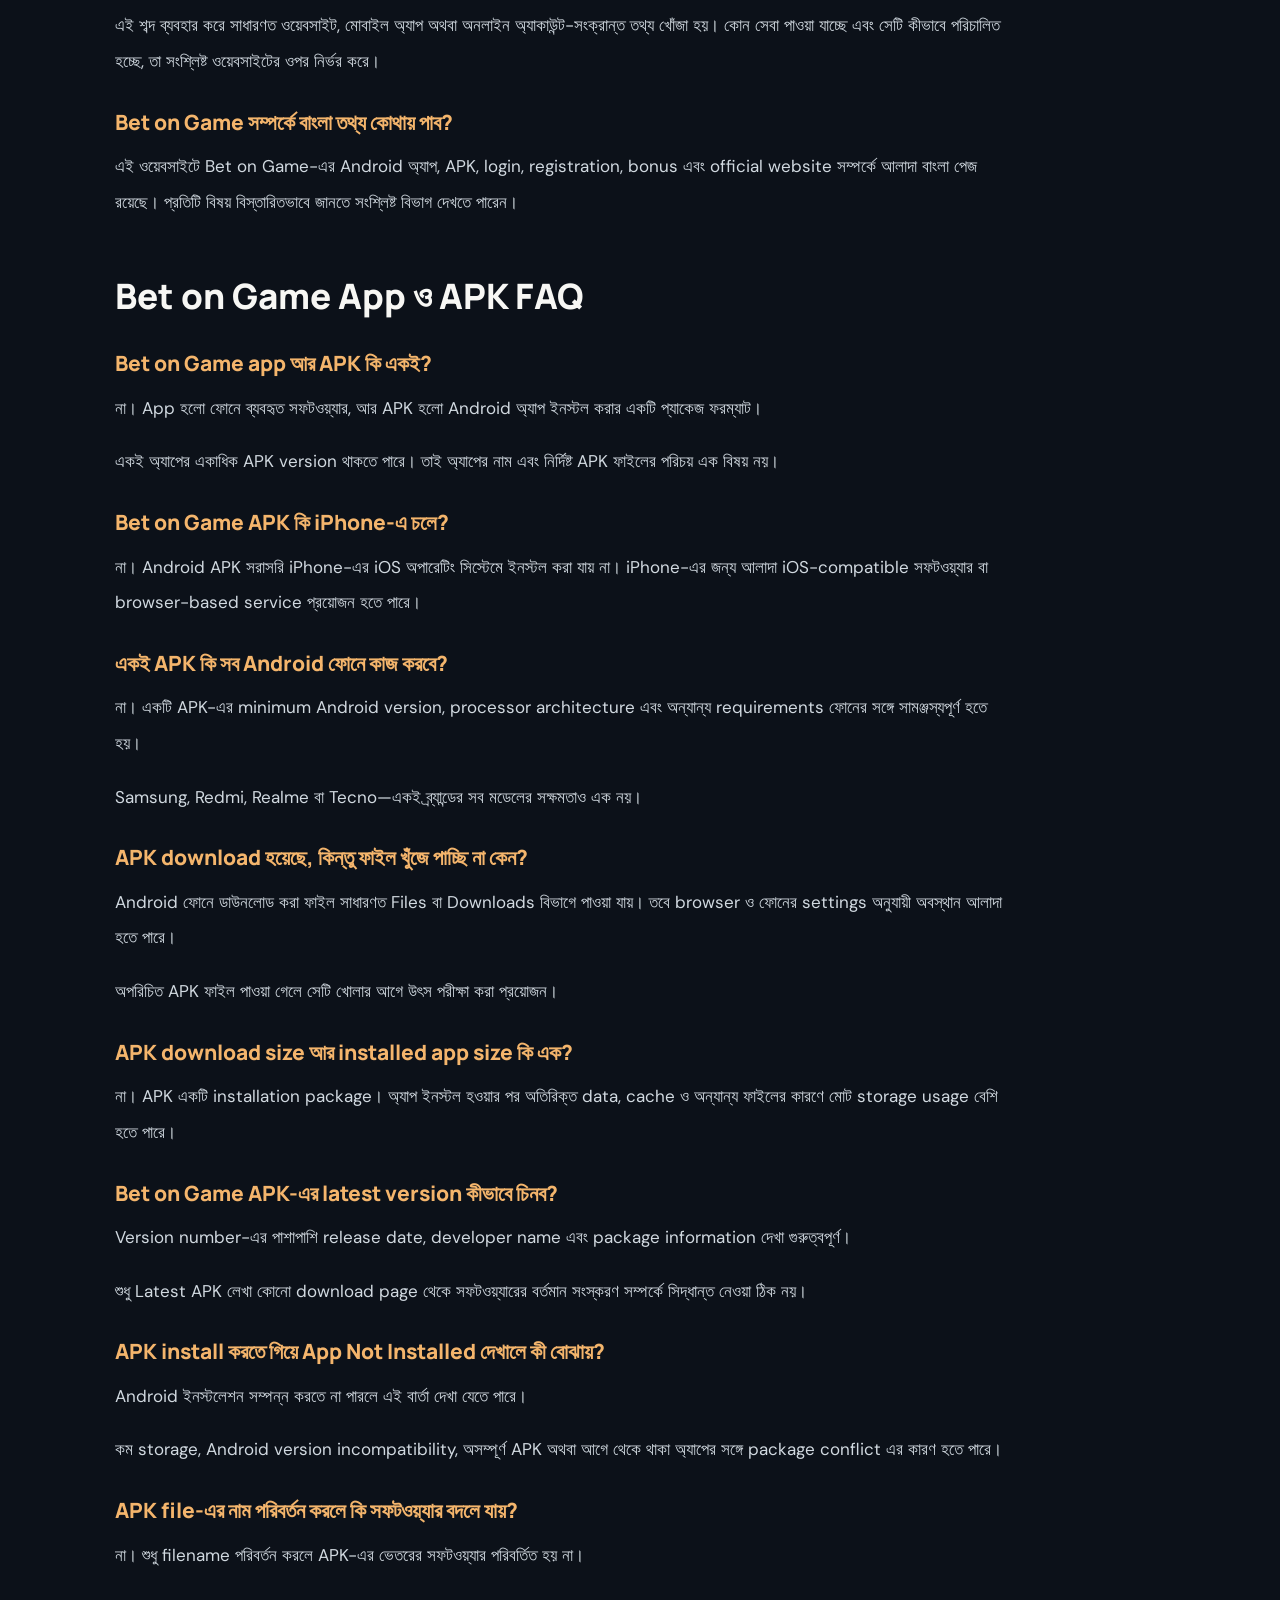
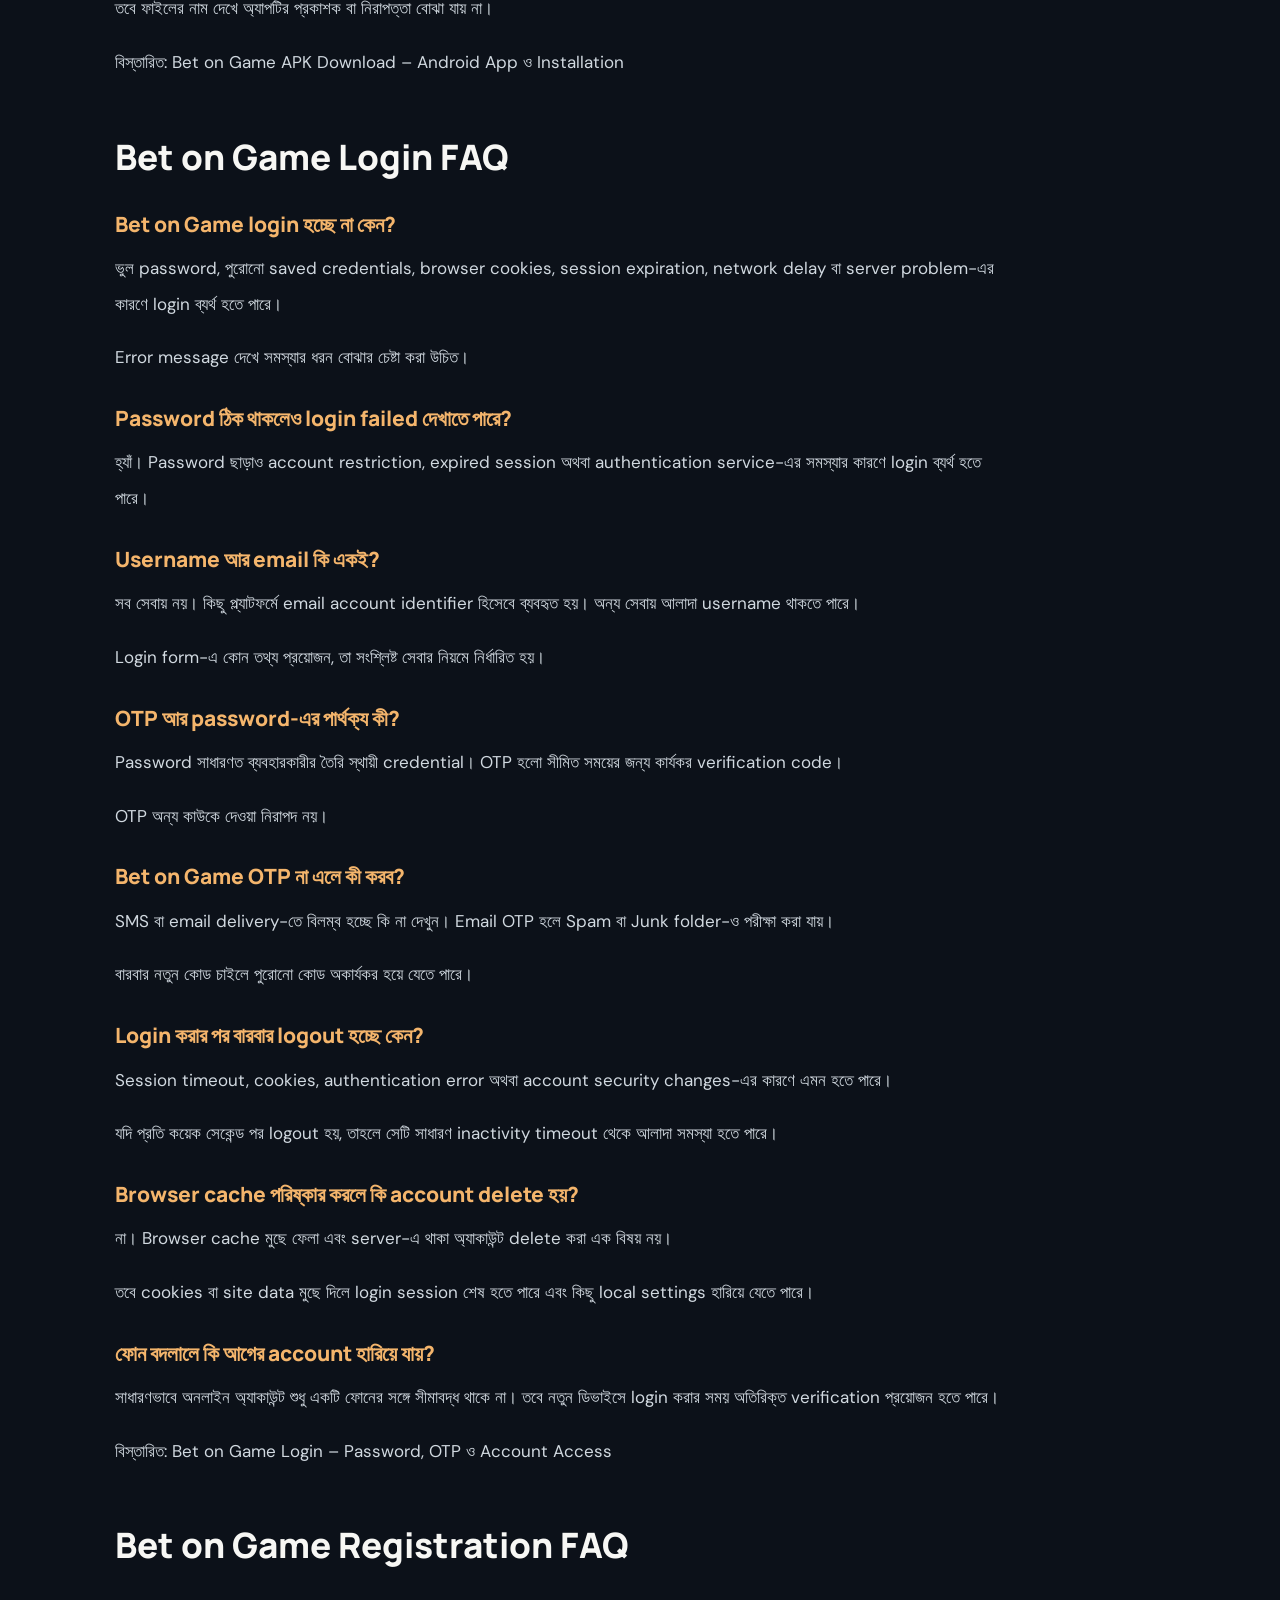
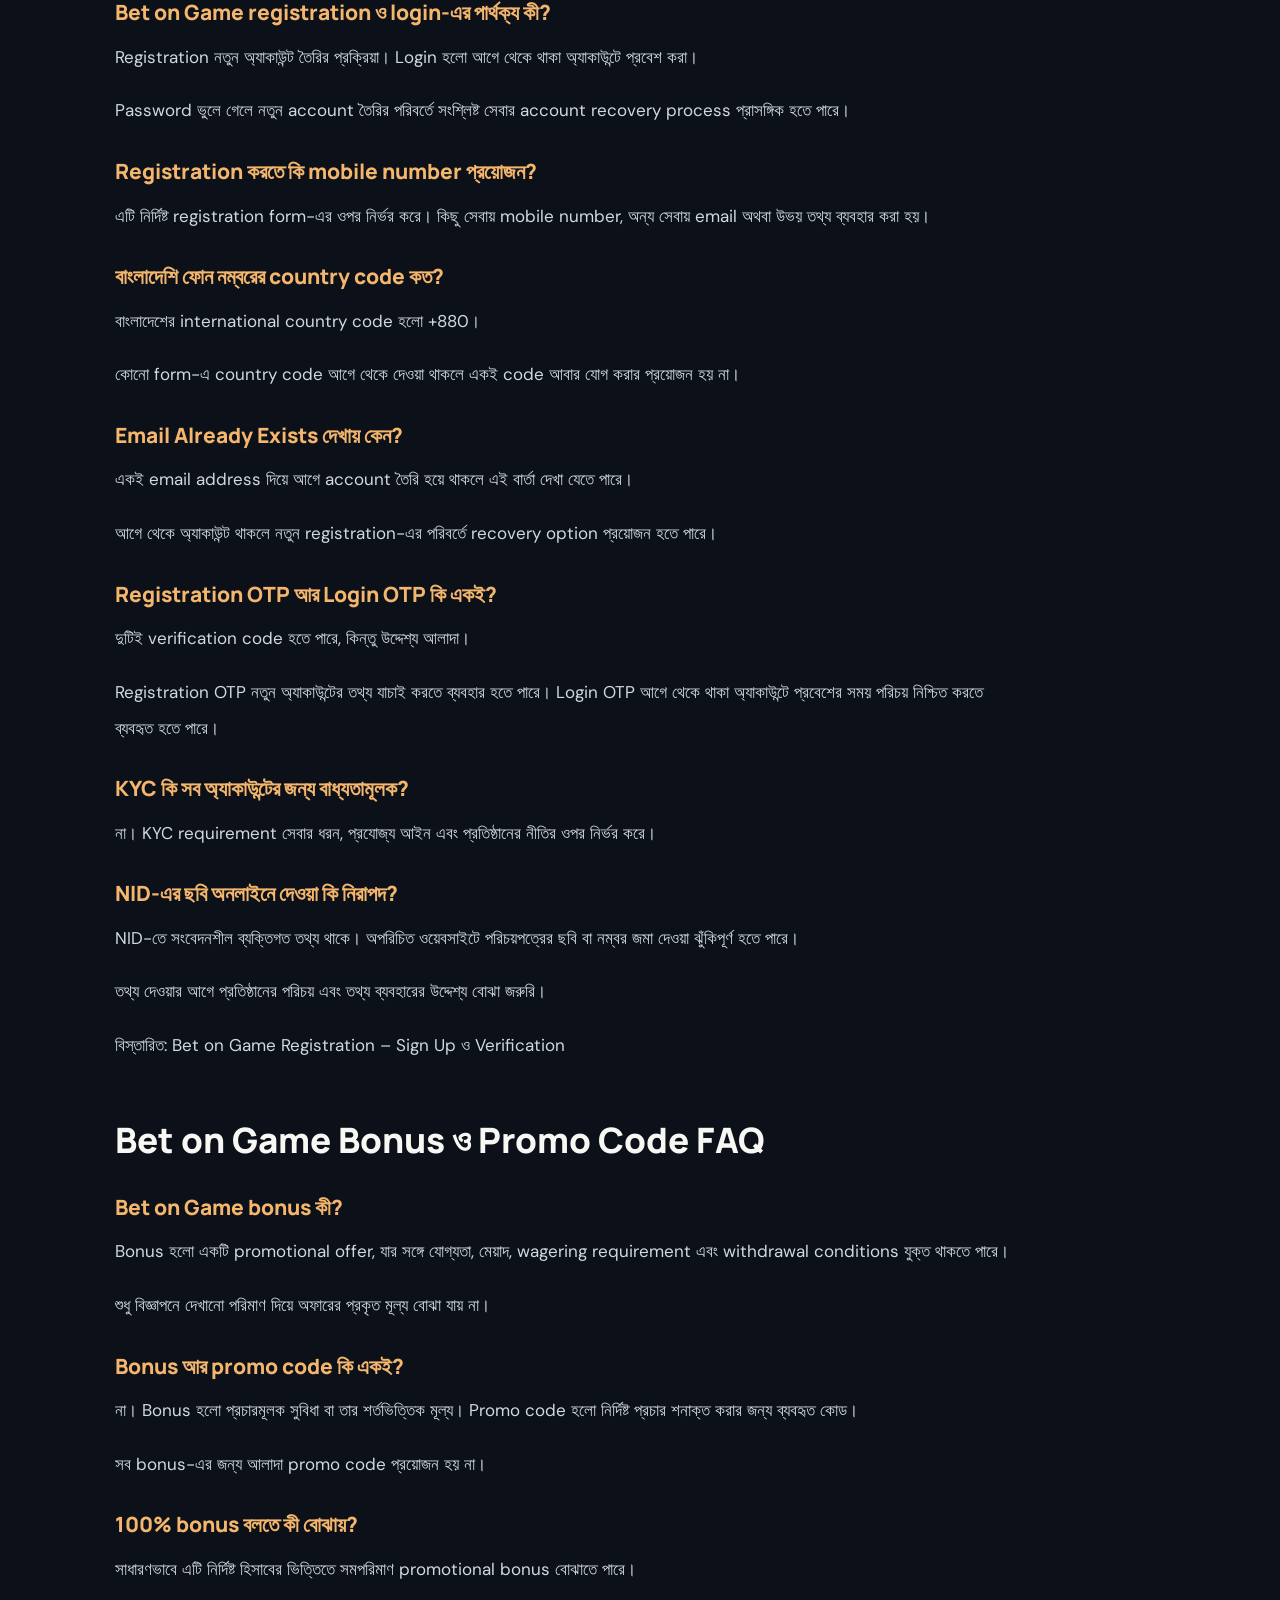
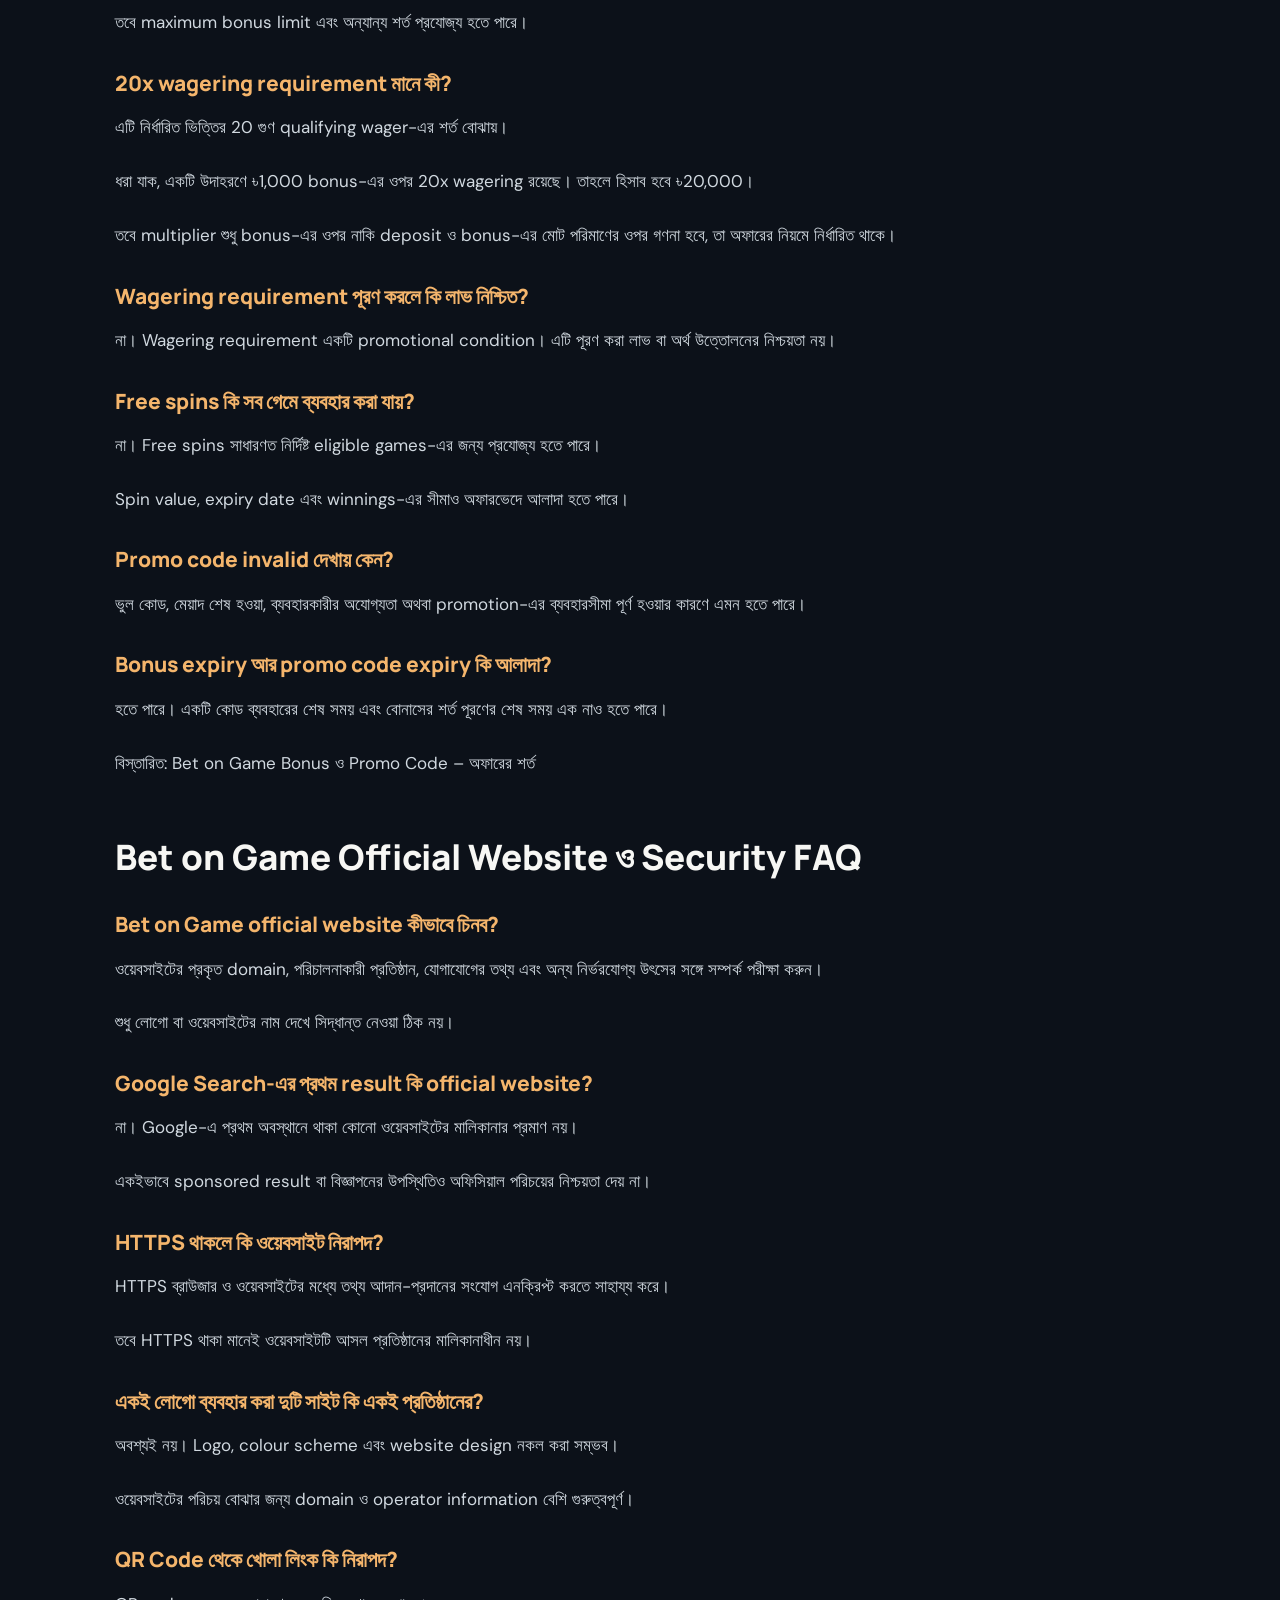
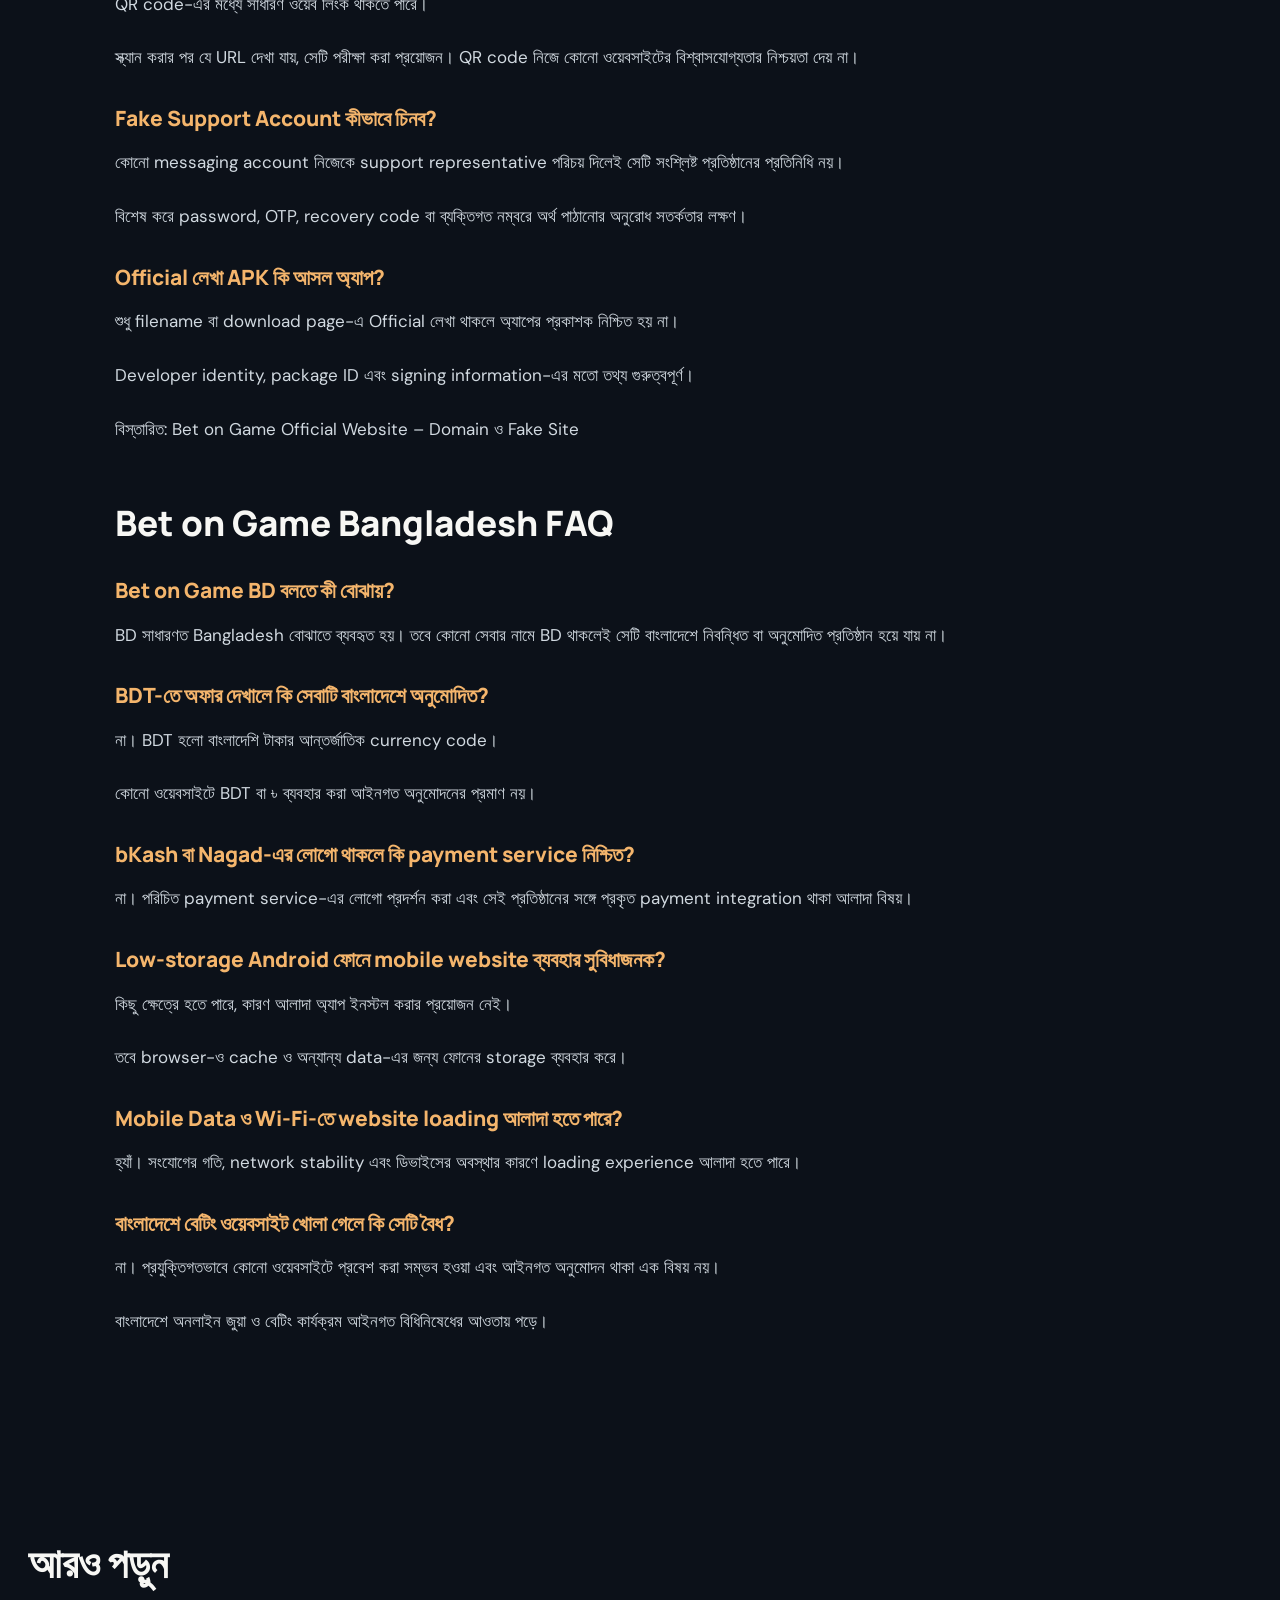
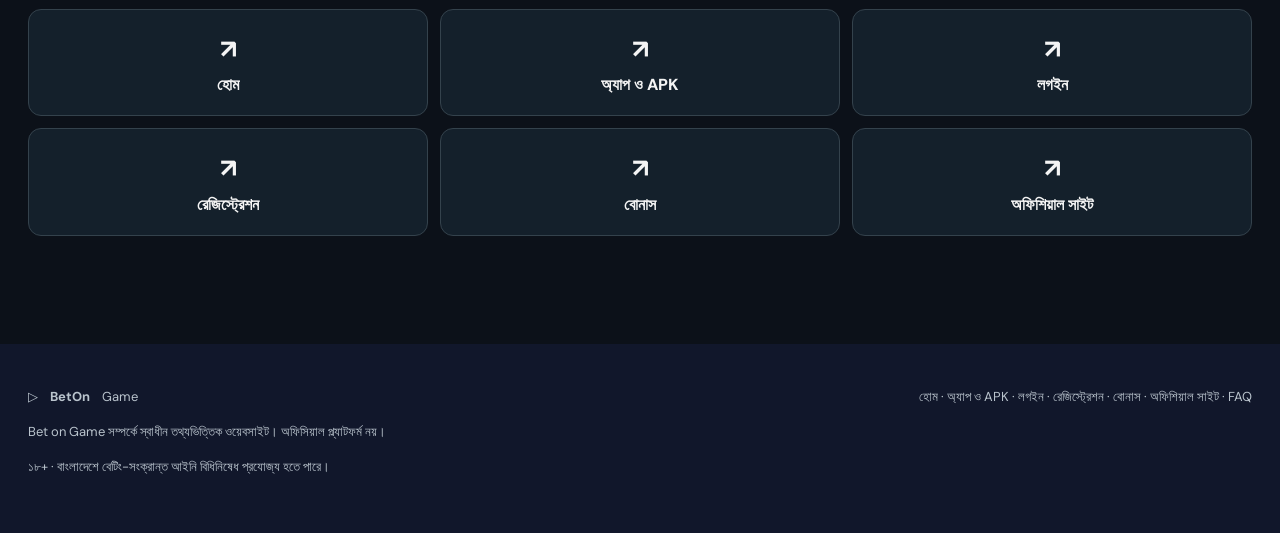
<file: faq/index.html>
<!DOCTYPE html>

<html lang="bn-BD"><head><meta charset="utf-8"/><meta content="width=device-width, initial-scale=1" name="viewport"/><meta content="#171d31" name="theme-color"/><title>Bet on Game FAQ BD – App, Login, Bonus ও Account</title><meta content="Bet on Game FAQ বাংলায় পড়ুন। APK download, Android app, login সমস্যা, registration, OTP, promo code, official website ও account security সম্পর্কে উত্তর।" name="description"/><meta content="OcO6SEF6Yd6gTLhYc5qlhoDZafXLxsuk9HwTfhQTQ_E" name="google-site-verification"/><link href="https://bet-on-game-bd.com/faq/" rel="canonical"/><link href="/assets/favicon.svg" rel="icon" type="image/svg+xml"/><link href="/assets/style.css" rel="stylesheet"/><meta content="website" property="og:type"/><meta content="bn_BD" property="og:locale"/><meta content="Bet on Game FAQ BD – App, Login, Bonus ও Account" property="og:title"/><meta content="Bet on Game FAQ বাংলায় পড়ুন। APK download, Android app, login সমস্যা, registration, OTP, promo code, official website ও account security সম্পর্কে উত্তর।" property="og:description"/><meta content="https://bet-on-game-bd.com/faq/" property="og:url"/><script type="application/ld+json">{"@context": "https://schema.org", "@type": "WebPage", "name": "Bet on Game FAQ BD – App, Login, Bonus ও Account", "description": "Bet on Game FAQ বাংলায় পড়ুন। APK download, Android app, login সমস্যা, registration, OTP, promo code, official website ও account security সম্পর্কে উত্তর।", "url": "https://bet-on-game-bd.com/faq/", "inLanguage": "bn-BD", "isPartOf": {"@type": "WebSite", "name": "Bet on Game Bangladesh", "url": "https://bet-on-game-bd.com/"}}</script></head><body><header class="site-header"><div class="wrap header-inner"><a aria-label="Bet on Game Bangladesh homepage" class="brand" href="/"><span class="brand-symbol">B<span>↗</span></span><span class="brand-word">BET<span>ON</span>GAME<small>BD EDITION</small></span></a><button aria-expanded="false" aria-label="Toggle navigation" class="menu-toggle">☰</button><nav aria-label="Main navigation" class="nav"><a href="/app-download/">অ্যাপ ও APK</a><a href="/login/">লগইন</a><a href="/registration/">রেজিস্ট্রেশন</a><a href="/bonus-promo-code/">বোনাস</a><a href="/official-website/">ওয়েবসাইট</a><a href="/faq/">FAQ</a><a class="btn nav-cta" href="/go-bd-platform/" rel="nofollow sponsored">প্ল্যাটফর্মে যান ↗</a></nav></div></header><main class="wrap"><section class="page-hero" style="--page-art:url(/assets/dice.webp)"><div aria-hidden="true" class="page-hero-glow"></div></section><article class="article-content"><h1>Bet on Game FAQ – App, Login, Bonus ও সাধারণ প্রশ্ন</h1>
<p>Bet on Game সম্পর্কে খোঁজ করতে গিয়ে অ্যাপ, অ্যাকাউন্ট, লগইন, বোনাস কিংবা ওয়েবসাইটের ঠিকানা নিয়ে বিভিন্ন প্রশ্ন আসতে পারে। বিশেষ করে Android ফোনে APK download, OTP সমস্যা বা registration error দেখা দিলে কোন বিষয়টি আগে পরীক্ষা করা উচিত, তা সব সময় পরিষ্কার থাকে না।</p>
<p>এই Bet on Game FAQ পেজে সবচেয়ে প্রয়োজনীয় প্রশ্নগুলো বিষয়ভিত্তিক সাজানো হয়েছে। প্রতিটি উত্তরের সঙ্গে প্রয়োজন অনুযায়ী বিস্তারিত পেজের লিংক রয়েছে, যাতে একই তথ্য খুঁজতে বারবার আলাদা সার্চ করতে না হয়।</p>
<section aria-label="Bet on Game welcome promotion" class="promo-feature"><div class="promo-feature__copy"><div class="promo-feature__brand">BET <span>ON</span> GAME <i>★</i></div><div class="promo-feature__eyebrow">WELCOME OFFER</div><h2>130% Welcome Bonus <em>+ 175 Free Spins</em></h2><p>প্রথম ডিপোজিটের বোনাস ও ফ্রি স্পিন সম্পর্কে বিস্তারিত দেখুন। অফার নেওয়ার আগে ন্যূনতম ডিপোজিট, ওয়েজারিং ও যোগ্যতার শর্ত দেখে নিন।</p></div><div class="promo-feature__ticket"><div class="promo-feature__ticket-top"><span>PROMO CODE</span><span class="promo-feature__sparkle">✦</span></div><div class="promo-feature__code">BETONGAME</div><div class="promo-feature__offer">130% + 175 FS</div><a class="promo-feature__button" href="/go-bd-platform/" rel="nofollow sponsored">বোনাস দেখুন <span aria-hidden="true">↗</span></a><small>অফারের প্রাপ্যতা ও শর্ত প্ল্যাটফর্মে যাচাই করুন।</small></div></section>
<h2>Bet on Game সম্পর্কে সাধারণ প্রশ্ন</h2>
<h3>Bet on Game কী?</h3>
<p>Bet on Game নামটি অনলাইন গেমিং ও বেটিং-সংক্রান্ত ওয়েবসাইট ও অ্যাপ খোঁজার ক্ষেত্রে ব্যবহার করা হয়। এই নামে পাওয়া কোনো সেবার প্রকৃত পরিচয় বুঝতে তার পরিচালনাকারী প্রতিষ্ঠান, ডোমেইন এবং প্রকাশিত শর্ত দেখা গুরুত্বপূর্ণ।</p>
<h3>Bet on Game BD ও Bet on Game Bangladesh কি একই?</h3>
<p>BD সাধারণত Bangladesh বোঝায়। তাই দুটি সার্চের উদ্দেশ্য কাছাকাছি হতে পারে। তবে কোনো ওয়েবসাইটের নামে BD বা Bangladesh থাকলেই সেটি নির্দিষ্ট প্রতিষ্ঠানের স্থানীয় সংস্করণ হয়ে যায় না।</p>
<h3>Bet on Game online বলতে কী বোঝায়?</h3>
<p>এই শব্দ ব্যবহার করে সাধারণত ওয়েবসাইট, মোবাইল অ্যাপ অথবা অনলাইন অ্যাকাউন্ট-সংক্রান্ত তথ্য খোঁজা হয়। কোন সেবা পাওয়া যাচ্ছে এবং সেটি কীভাবে পরিচালিত হচ্ছে, তা সংশ্লিষ্ট ওয়েবসাইটের ওপর নির্ভর করে।</p>
<h3>Bet on Game সম্পর্কে বাংলা তথ্য কোথায় পাব?</h3>
<p>এই ওয়েবসাইটে Bet on Game-এর Android অ্যাপ, APK, login, registration, bonus এবং official website সম্পর্কে আলাদা বাংলা পেজ রয়েছে। প্রতিটি বিষয় বিস্তারিতভাবে জানতে সংশ্লিষ্ট বিভাগ দেখতে পারেন।</p>
<h2>Bet on Game App ও APK FAQ</h2>
<h3>Bet on Game app আর APK কি একই?</h3>
<p>না। App হলো ফোনে ব্যবহৃত সফটওয়্যার, আর APK হলো Android অ্যাপ ইনস্টল করার একটি প্যাকেজ ফরম্যাট।</p>
<p>একই অ্যাপের একাধিক APK version থাকতে পারে। তাই অ্যাপের নাম এবং নির্দিষ্ট APK ফাইলের পরিচয় এক বিষয় নয়।</p>
<h3>Bet on Game APK কি iPhone-এ চলে?</h3>
<p>না। Android APK সরাসরি iPhone-এর iOS অপারেটিং সিস্টেমে ইনস্টল করা যায় না। iPhone-এর জন্য আলাদা iOS-compatible সফটওয়্যার বা browser-based service প্রয়োজন হতে পারে।</p>
<h3>একই APK কি সব Android ফোনে কাজ করবে?</h3>
<p>না। একটি APK-এর minimum Android version, processor architecture এবং অন্যান্য requirements ফোনের সঙ্গে সামঞ্জস্যপূর্ণ হতে হয়।</p>
<p>Samsung, Redmi, Realme বা Tecno—একই ব্র্যান্ডের সব মডেলের সক্ষমতাও এক নয়।</p>
<h3>APK download হয়েছে, কিন্তু ফাইল খুঁজে পাচ্ছি না কেন?</h3>
<p>Android ফোনে ডাউনলোড করা ফাইল সাধারণত Files বা Downloads বিভাগে পাওয়া যায়। তবে browser ও ফোনের settings অনুযায়ী অবস্থান আলাদা হতে পারে।</p>
<p>অপরিচিত APK ফাইল পাওয়া গেলে সেটি খোলার আগে উৎস পরীক্ষা করা প্রয়োজন।</p>
<h3>APK download size আর installed app size কি এক?</h3>
<p>না। APK একটি installation package। অ্যাপ ইনস্টল হওয়ার পর অতিরিক্ত data, cache ও অন্যান্য ফাইলের কারণে মোট storage usage বেশি হতে পারে।</p>
<h3>Bet on Game APK-এর latest version কীভাবে চিনব?</h3>
<p>Version number-এর পাশাপাশি release date, developer name এবং package information দেখা গুরুত্বপূর্ণ।</p>
<p>শুধু Latest APK লেখা কোনো download page থেকে সফটওয়্যারের বর্তমান সংস্করণ সম্পর্কে সিদ্ধান্ত নেওয়া ঠিক নয়।</p>
<h3>APK install করতে গিয়ে App Not Installed দেখালে কী বোঝায়?</h3>
<p>Android ইনস্টলেশন সম্পন্ন করতে না পারলে এই বার্তা দেখা যেতে পারে।</p>
<p>কম storage, Android version incompatibility, অসম্পূর্ণ APK অথবা আগে থেকে থাকা অ্যাপের সঙ্গে package conflict এর কারণ হতে পারে।</p>
<h3>APK file-এর নাম পরিবর্তন করলে কি সফটওয়্যার বদলে যায়?</h3>
<p>না। শুধু filename পরিবর্তন করলে APK-এর ভেতরের সফটওয়্যার পরিবর্তিত হয় না।</p>
<p>তবে ফাইলের নাম দেখে অ্যাপটির প্রকাশক বা নিরাপত্তা বোঝা যায় না।</p>
<p>বিস্তারিত: Bet on Game APK Download – Android App ও Installation</p>
<h2>Bet on Game Login FAQ</h2>
<h3>Bet on Game login হচ্ছে না কেন?</h3>
<p>ভুল password, পুরোনো saved credentials, browser cookies, session expiration, network delay বা server problem-এর কারণে login ব্যর্থ হতে পারে।</p>
<p>Error message দেখে সমস্যার ধরন বোঝার চেষ্টা করা উচিত।</p>
<h3>Password ঠিক থাকলেও login failed দেখাতে পারে?</h3>
<p>হ্যাঁ। Password ছাড়াও account restriction, expired session অথবা authentication service-এর সমস্যার কারণে login ব্যর্থ হতে পারে।</p>
<h3>Username আর email কি একই?</h3>
<p>সব সেবায় নয়। কিছু প্ল্যাটফর্মে email account identifier হিসেবে ব্যবহৃত হয়। অন্য সেবায় আলাদা username থাকতে পারে।</p>
<p>Login form-এ কোন তথ্য প্রয়োজন, তা সংশ্লিষ্ট সেবার নিয়মে নির্ধারিত হয়।</p>
<h3>OTP আর password-এর পার্থক্য কী?</h3>
<p>Password সাধারণত ব্যবহারকারীর তৈরি স্থায়ী credential। OTP হলো সীমিত সময়ের জন্য কার্যকর verification code।</p>
<p>OTP অন্য কাউকে দেওয়া নিরাপদ নয়।</p>
<h3>Bet on Game OTP না এলে কী করব?</h3>
<p>SMS বা email delivery-তে বিলম্ব হচ্ছে কি না দেখুন। Email OTP হলে Spam বা Junk folder-ও পরীক্ষা করা যায়।</p>
<p>বারবার নতুন কোড চাইলে পুরোনো কোড অকার্যকর হয়ে যেতে পারে।</p>
<h3>Login করার পর বারবার logout হচ্ছে কেন?</h3>
<p>Session timeout, cookies, authentication error অথবা account security changes-এর কারণে এমন হতে পারে।</p>
<p>যদি প্রতি কয়েক সেকেন্ড পর logout হয়, তাহলে সেটি সাধারণ inactivity timeout থেকে আলাদা সমস্যা হতে পারে।</p>
<h3>Browser cache পরিষ্কার করলে কি account delete হয়?</h3>
<p>না। Browser cache মুছে ফেলা এবং server-এ থাকা অ্যাকাউন্ট delete করা এক বিষয় নয়।</p>
<p>তবে cookies বা site data মুছে দিলে login session শেষ হতে পারে এবং কিছু local settings হারিয়ে যেতে পারে।</p>
<h3>ফোন বদলালে কি আগের account হারিয়ে যায়?</h3>
<p>সাধারণভাবে অনলাইন অ্যাকাউন্ট শুধু একটি ফোনের সঙ্গে সীমাবদ্ধ থাকে না। তবে নতুন ডিভাইসে login করার সময় অতিরিক্ত verification প্রয়োজন হতে পারে।</p>
<p>বিস্তারিত: Bet on Game Login – Password, OTP ও Account Access</p>
<h2>Bet on Game Registration FAQ</h2>
<h3>Bet on Game registration ও login-এর পার্থক্য কী?</h3>
<p>Registration নতুন অ্যাকাউন্ট তৈরির প্রক্রিয়া। Login হলো আগে থেকে থাকা অ্যাকাউন্টে প্রবেশ করা।</p>
<p>Password ভুলে গেলে নতুন account তৈরির পরিবর্তে সংশ্লিষ্ট সেবার account recovery process প্রাসঙ্গিক হতে পারে।</p>
<h3>Registration করতে কি mobile number প্রয়োজন?</h3>
<p>এটি নির্দিষ্ট registration form-এর ওপর নির্ভর করে। কিছু সেবায় mobile number, অন্য সেবায় email অথবা উভয় তথ্য ব্যবহার করা হয়।</p>
<h3>বাংলাদেশি ফোন নম্বরের country code কত?</h3>
<p>বাংলাদেশের international country code হলো +880।</p>
<p>কোনো form-এ country code আগে থেকে দেওয়া থাকলে একই code আবার যোগ করার প্রয়োজন হয় না।</p>
<h3>Email Already Exists দেখায় কেন?</h3>
<p>একই email address দিয়ে আগে account তৈরি হয়ে থাকলে এই বার্তা দেখা যেতে পারে।</p>
<p>আগে থেকে অ্যাকাউন্ট থাকলে নতুন registration-এর পরিবর্তে recovery option প্রয়োজন হতে পারে।</p>
<h3>Registration OTP আর Login OTP কি একই?</h3>
<p>দুটিই verification code হতে পারে, কিন্তু উদ্দেশ্য আলাদা।</p>
<p>Registration OTP নতুন অ্যাকাউন্টের তথ্য যাচাই করতে ব্যবহার হতে পারে। Login OTP আগে থেকে থাকা অ্যাকাউন্টে প্রবেশের সময় পরিচয় নিশ্চিত করতে ব্যবহৃত হতে পারে।</p>
<h3>KYC কি সব অ্যাকাউন্টের জন্য বাধ্যতামূলক?</h3>
<p>না। KYC requirement সেবার ধরন, প্রযোজ্য আইন এবং প্রতিষ্ঠানের নীতির ওপর নির্ভর করে।</p>
<h3>NID-এর ছবি অনলাইনে দেওয়া কি নিরাপদ?</h3>
<p>NID-তে সংবেদনশীল ব্যক্তিগত তথ্য থাকে। অপরিচিত ওয়েবসাইটে পরিচয়পত্রের ছবি বা নম্বর জমা দেওয়া ঝুঁকিপূর্ণ হতে পারে।</p>
<p>তথ্য দেওয়ার আগে প্রতিষ্ঠানের পরিচয় এবং তথ্য ব্যবহারের উদ্দেশ্য বোঝা জরুরি।</p>
<p>বিস্তারিত: Bet on Game Registration – Sign Up ও Verification</p>
<h2>Bet on Game Bonus ও Promo Code FAQ</h2>
<h3>Bet on Game bonus কী?</h3>
<p>Bonus হলো একটি promotional offer, যার সঙ্গে যোগ্যতা, মেয়াদ, wagering requirement এবং withdrawal conditions যুক্ত থাকতে পারে।</p>
<p>শুধু বিজ্ঞাপনে দেখানো পরিমাণ দিয়ে অফারের প্রকৃত মূল্য বোঝা যায় না।</p>
<h3>Bonus আর promo code কি একই?</h3>
<p>না। Bonus হলো প্রচারমূলক সুবিধা বা তার শর্তভিত্তিক মূল্য। Promo code হলো নির্দিষ্ট প্রচার শনাক্ত করার জন্য ব্যবহৃত কোড।</p>
<p>সব bonus-এর জন্য আলাদা promo code প্রয়োজন হয় না।</p>
<h3>100% bonus বলতে কী বোঝায়?</h3>
<p>সাধারণভাবে এটি নির্দিষ্ট হিসাবের ভিত্তিতে সমপরিমাণ promotional bonus বোঝাতে পারে।</p>
<p>তবে maximum bonus limit এবং অন্যান্য শর্ত প্রযোজ্য হতে পারে।</p>
<h3>20x wagering requirement মানে কী?</h3>
<p>এটি নির্ধারিত ভিত্তির 20 গুণ qualifying wager-এর শর্ত বোঝায়।</p>
<p>ধরা যাক, একটি উদাহরণে ৳1,000 bonus-এর ওপর 20x wagering রয়েছে। তাহলে হিসাব হবে ৳20,000।</p>
<p>তবে multiplier শুধু bonus-এর ওপর নাকি deposit ও bonus-এর মোট পরিমাণের ওপর গণনা হবে, তা অফারের নিয়মে নির্ধারিত থাকে।</p>
<h3>Wagering requirement পূরণ করলে কি লাভ নিশ্চিত?</h3>
<p>না। Wagering requirement একটি promotional condition। এটি পূরণ করা লাভ বা অর্থ উত্তোলনের নিশ্চয়তা নয়।</p>
<h3>Free spins কি সব গেমে ব্যবহার করা যায়?</h3>
<p>না। Free spins সাধারণত নির্দিষ্ট eligible games-এর জন্য প্রযোজ্য হতে পারে।</p>
<p>Spin value, expiry date এবং winnings-এর সীমাও অফারভেদে আলাদা হতে পারে।</p>
<h3>Promo code invalid দেখায় কেন?</h3>
<p>ভুল কোড, মেয়াদ শেষ হওয়া, ব্যবহারকারীর অযোগ্যতা অথবা promotion-এর ব্যবহারসীমা পূর্ণ হওয়ার কারণে এমন হতে পারে।</p>
<h3>Bonus expiry আর promo code expiry কি আলাদা?</h3>
<p>হতে পারে। একটি কোড ব্যবহারের শেষ সময় এবং বোনাসের শর্ত পূরণের শেষ সময় এক নাও হতে পারে।</p>
<p>বিস্তারিত: Bet on Game Bonus ও Promo Code – অফারের শর্ত</p>
<h2>Bet on Game Official Website ও Security FAQ</h2>
<h3>Bet on Game official website কীভাবে চিনব?</h3>
<p>ওয়েবসাইটের প্রকৃত domain, পরিচালনাকারী প্রতিষ্ঠান, যোগাযোগের তথ্য এবং অন্য নির্ভরযোগ্য উৎসের সঙ্গে সম্পর্ক পরীক্ষা করুন।</p>
<p>শুধু লোগো বা ওয়েবসাইটের নাম দেখে সিদ্ধান্ত নেওয়া ঠিক নয়।</p>
<h3>Google Search-এর প্রথম result কি official website?</h3>
<p>না। Google-এ প্রথম অবস্থানে থাকা কোনো ওয়েবসাইটের মালিকানার প্রমাণ নয়।</p>
<p>একইভাবে sponsored result বা বিজ্ঞাপনের উপস্থিতিও অফিসিয়াল পরিচয়ের নিশ্চয়তা দেয় না।</p>
<h3>HTTPS থাকলে কি ওয়েবসাইট নিরাপদ?</h3>
<p>HTTPS ব্রাউজার ও ওয়েবসাইটের মধ্যে তথ্য আদান-প্রদানের সংযোগ এনক্রিপ্ট করতে সাহায্য করে।</p>
<p>তবে HTTPS থাকা মানেই ওয়েবসাইটটি আসল প্রতিষ্ঠানের মালিকানাধীন নয়।</p>
<h3>একই লোগো ব্যবহার করা দুটি সাইট কি একই প্রতিষ্ঠানের?</h3>
<p>অবশ্যই নয়। Logo, colour scheme এবং website design নকল করা সম্ভব।</p>
<p>ওয়েবসাইটের পরিচয় বোঝার জন্য domain ও operator information বেশি গুরুত্বপূর্ণ।</p>
<h3>QR Code থেকে খোলা লিংক কি নিরাপদ?</h3>
<p>QR code-এর মধ্যে সাধারণ ওয়েব লিংক থাকতে পারে।</p>
<p>স্ক্যান করার পর যে URL দেখা যায়, সেটি পরীক্ষা করা প্রয়োজন। QR code নিজে কোনো ওয়েবসাইটের বিশ্বাসযোগ্যতার নিশ্চয়তা দেয় না।</p>
<h3>Fake Support Account কীভাবে চিনব?</h3>
<p>কোনো messaging account নিজেকে support representative পরিচয় দিলেই সেটি সংশ্লিষ্ট প্রতিষ্ঠানের প্রতিনিধি নয়।</p>
<p>বিশেষ করে password, OTP, recovery code বা ব্যক্তিগত নম্বরে অর্থ পাঠানোর অনুরোধ সতর্কতার লক্ষণ।</p>
<h3>Official লেখা APK কি আসল অ্যাপ?</h3>
<p>শুধু filename বা download page-এ Official লেখা থাকলে অ্যাপের প্রকাশক নিশ্চিত হয় না।</p>
<p>Developer identity, package ID এবং signing information-এর মতো তথ্য গুরুত্বপূর্ণ।</p>
<p>বিস্তারিত: Bet on Game Official Website – Domain ও Fake Site</p>
<h2>Bet on Game Bangladesh FAQ</h2>
<h3>Bet on Game BD বলতে কী বোঝায়?</h3>
<p>BD সাধারণত Bangladesh বোঝাতে ব্যবহৃত হয়। তবে কোনো সেবার নামে BD থাকলেই সেটি বাংলাদেশে নিবন্ধিত বা অনুমোদিত প্রতিষ্ঠান হয়ে যায় না।</p>
<h3>BDT-তে অফার দেখালে কি সেবাটি বাংলাদেশে অনুমোদিত?</h3>
<p>না। BDT হলো বাংলাদেশি টাকার আন্তর্জাতিক currency code।</p>
<p>কোনো ওয়েবসাইটে BDT বা ৳ ব্যবহার করা আইনগত অনুমোদনের প্রমাণ নয়।</p>
<h3>bKash বা Nagad-এর লোগো থাকলে কি payment service নিশ্চিত?</h3>
<p>না। পরিচিত payment service-এর লোগো প্রদর্শন করা এবং সেই প্রতিষ্ঠানের সঙ্গে প্রকৃত payment integration থাকা আলাদা বিষয়।</p>
<h3>Low-storage Android ফোনে mobile website ব্যবহার সুবিধাজনক?</h3>
<p>কিছু ক্ষেত্রে হতে পারে, কারণ আলাদা অ্যাপ ইনস্টল করার প্রয়োজন নেই।</p>
<p>তবে browser-ও cache ও অন্যান্য data-এর জন্য ফোনের storage ব্যবহার করে।</p>
<h3>Mobile Data ও Wi-Fi-তে website loading আলাদা হতে পারে?</h3>
<p>হ্যাঁ। সংযোগের গতি, network stability এবং ডিভাইসের অবস্থার কারণে loading experience আলাদা হতে পারে।</p>
<h3>বাংলাদেশে বেটিং ওয়েবসাইট খোলা গেলে কি সেটি বৈধ?</h3>
<p>না। প্রযুক্তিগতভাবে কোনো ওয়েবসাইটে প্রবেশ করা সম্ভব হওয়া এবং আইনগত অনুমোদন থাকা এক বিষয় নয়।</p>
<p>বাংলাদেশে অনলাইন জুয়া ও বেটিং কার্যক্রম আইনগত বিধিনিষেধের আওতায় পড়ে।</p></article><section class="section"><h2>আরও পড়ুন</h2><div class="quick-links"><a href="/"><span>↗</span>হোম</a><a href="/app-download/"><span>↗</span>অ্যাপ ও APK</a><a href="/login/"><span>↗</span>লগইন</a><a href="/registration/"><span>↗</span>রেজিস্ট্রেশন</a><a href="/bonus-promo-code/"><span>↗</span>বোনাস</a><a href="/official-website/"><span>↗</span>অফিশিয়াল সাইট</a></div></section></main><footer class="footer"><div class="wrap footer-inner"><div><a class="brand" href="/"><span class="mark">▷</span><b>BetOn</b><span>Game</span></a><p>Bet on Game সম্পর্কে স্বাধীন তথ্যভিত্তিক ওয়েবসাইট। অফিসিয়াল প্ল্যাটফর্ম নয়।</p><p>১৮+ · বাংলাদেশে বেটিং-সংক্রান্ত আইনি বিধিনিষেধ প্রযোজ্য হতে পারে।</p></div><div><a href="/">হোম</a> · <a href="/app-download/">অ্যাপ ও APK</a> · <a href="/login/">লগইন</a> · <a href="/registration/">রেজিস্ট্রেশন</a> · <a href="/bonus-promo-code/">বোনাস</a> · <a href="/official-website/">অফিশিয়াল সাইট</a> · <a href="/faq/">FAQ</a></div></div></footer><script defer="" src="/assets/site.js"></script></body></html>
</file>
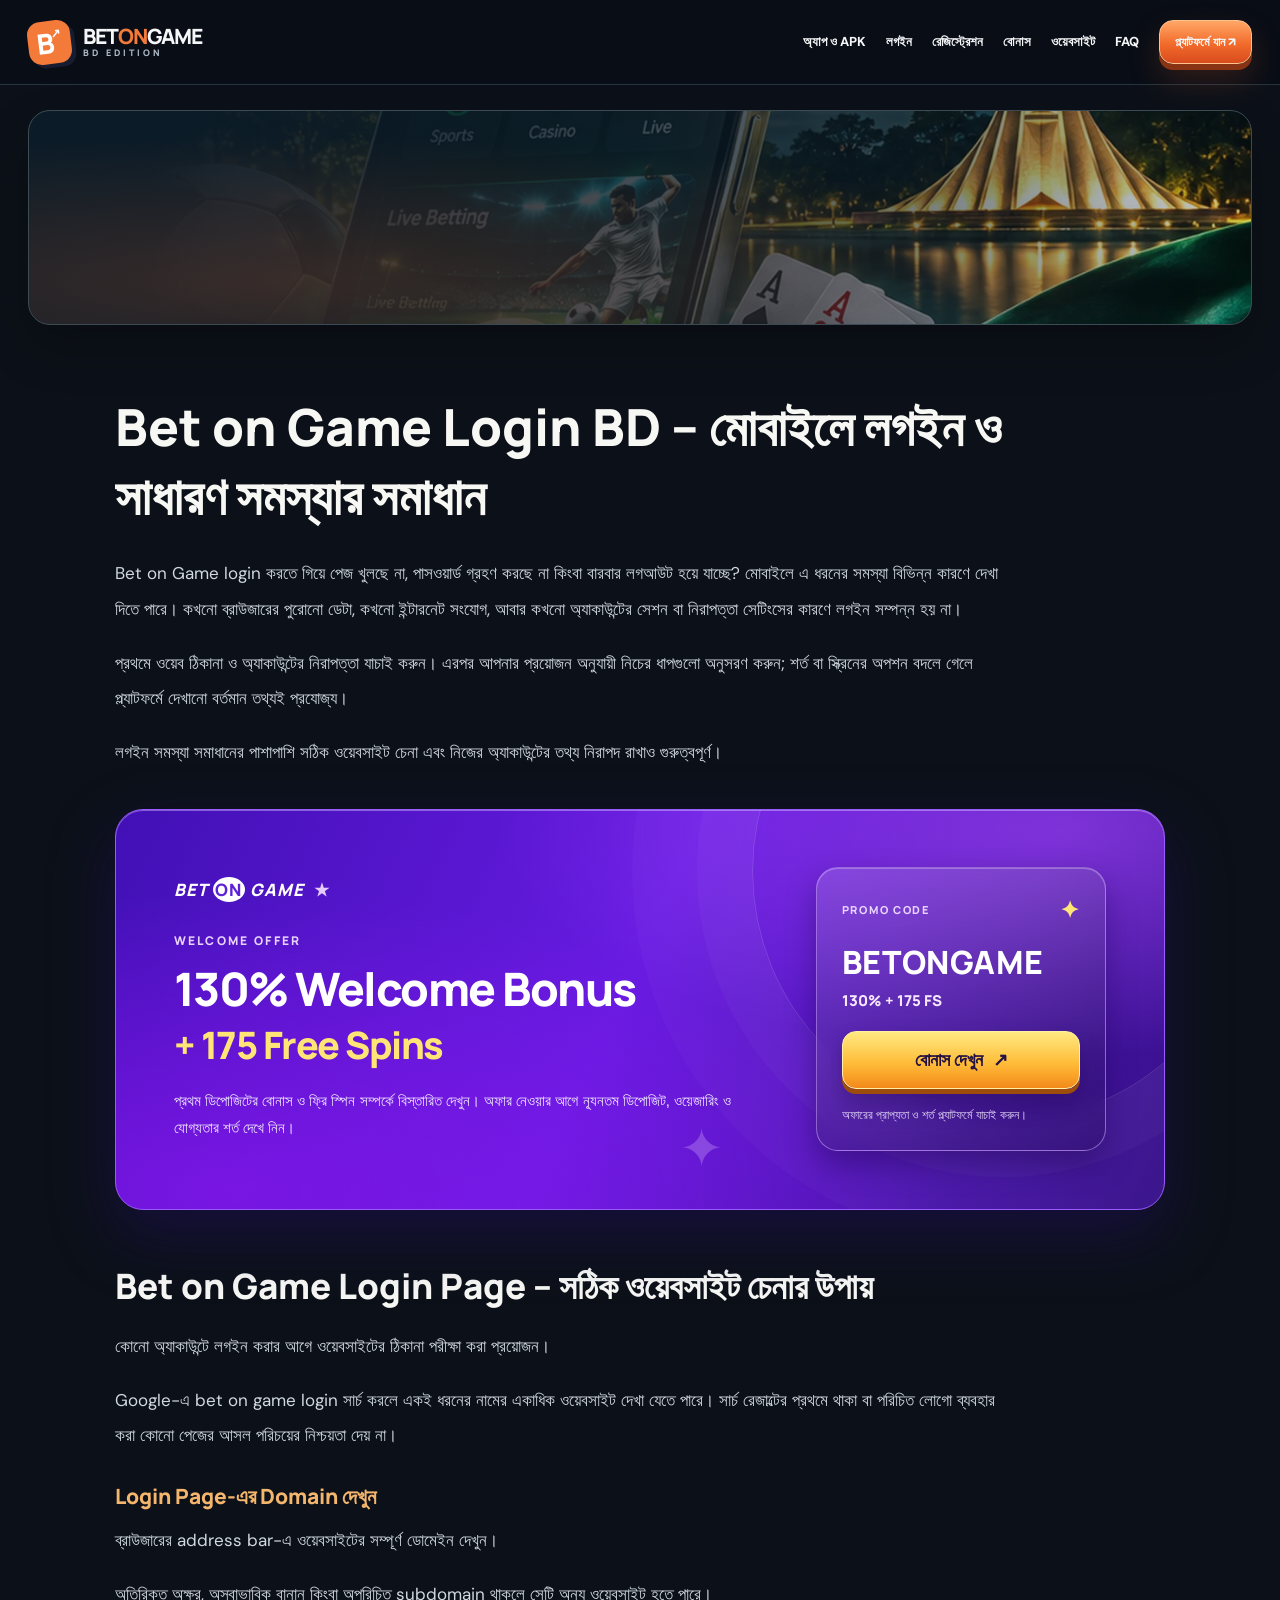
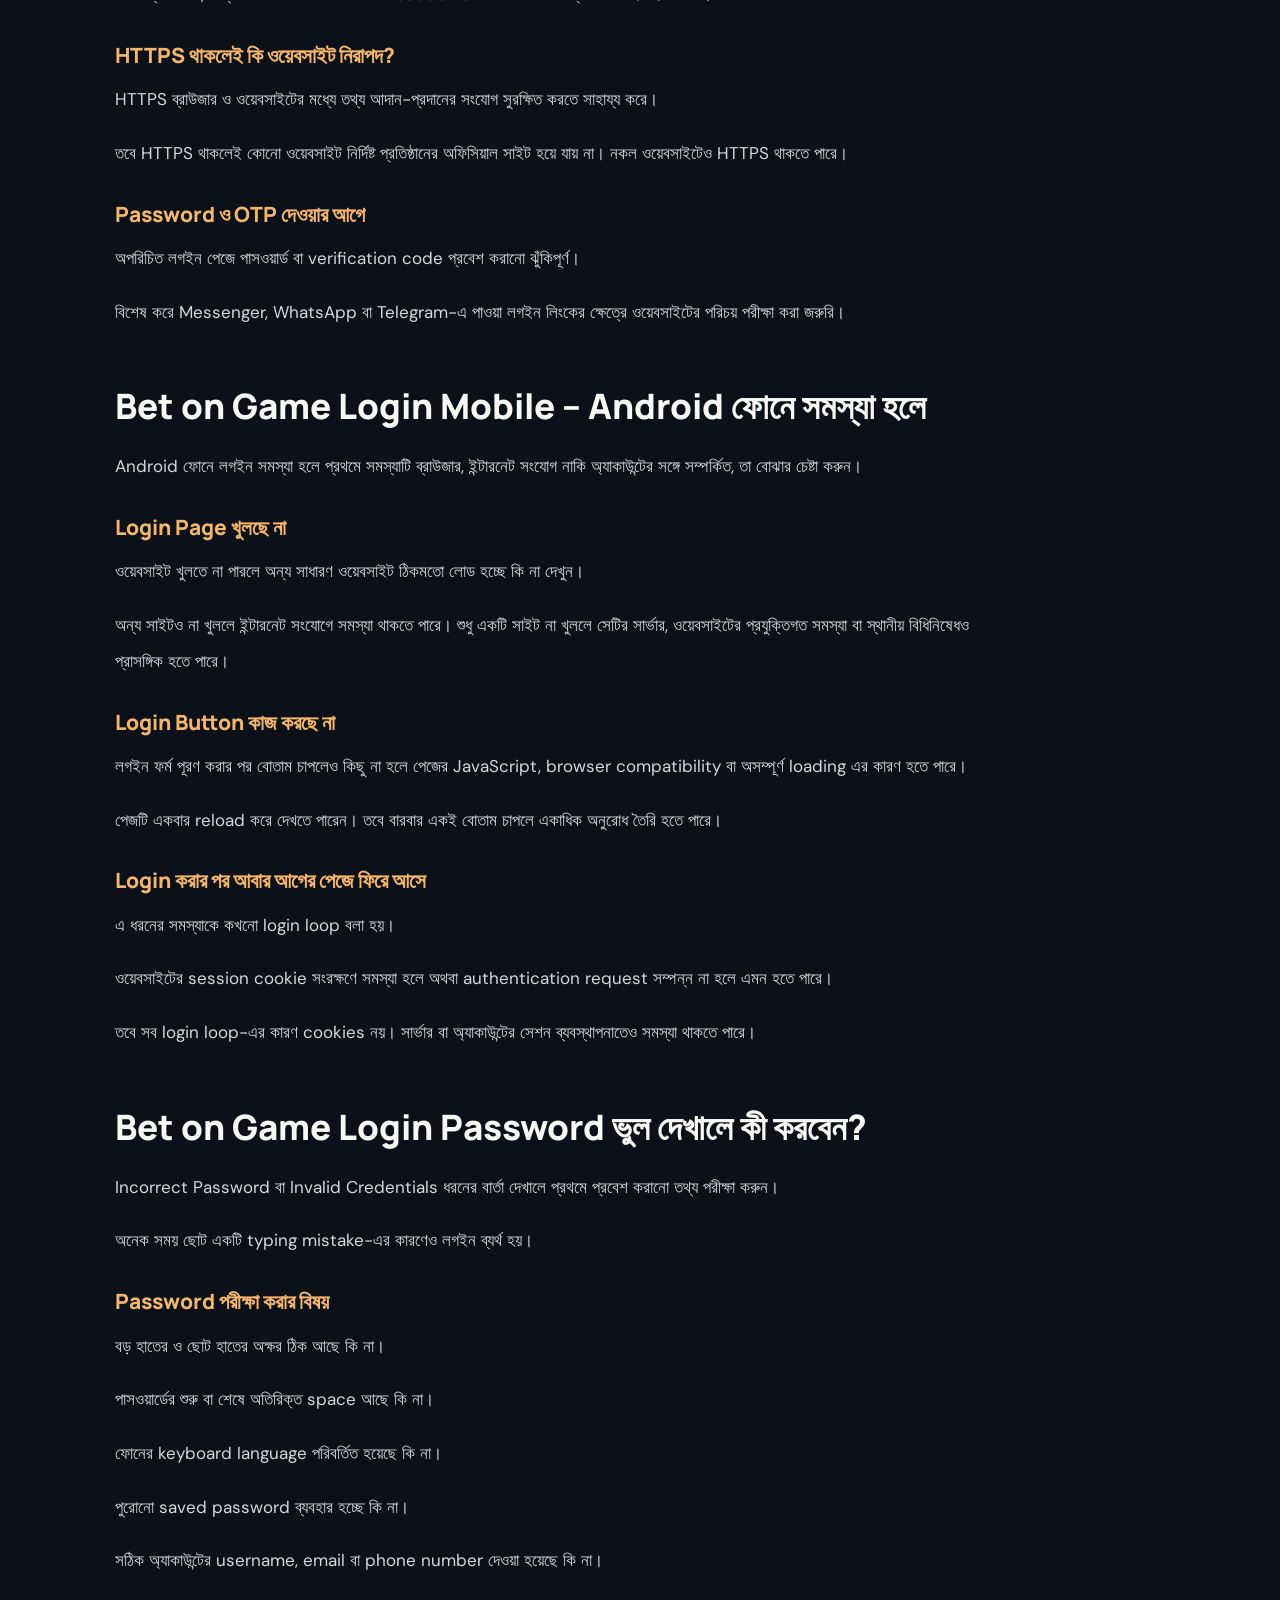
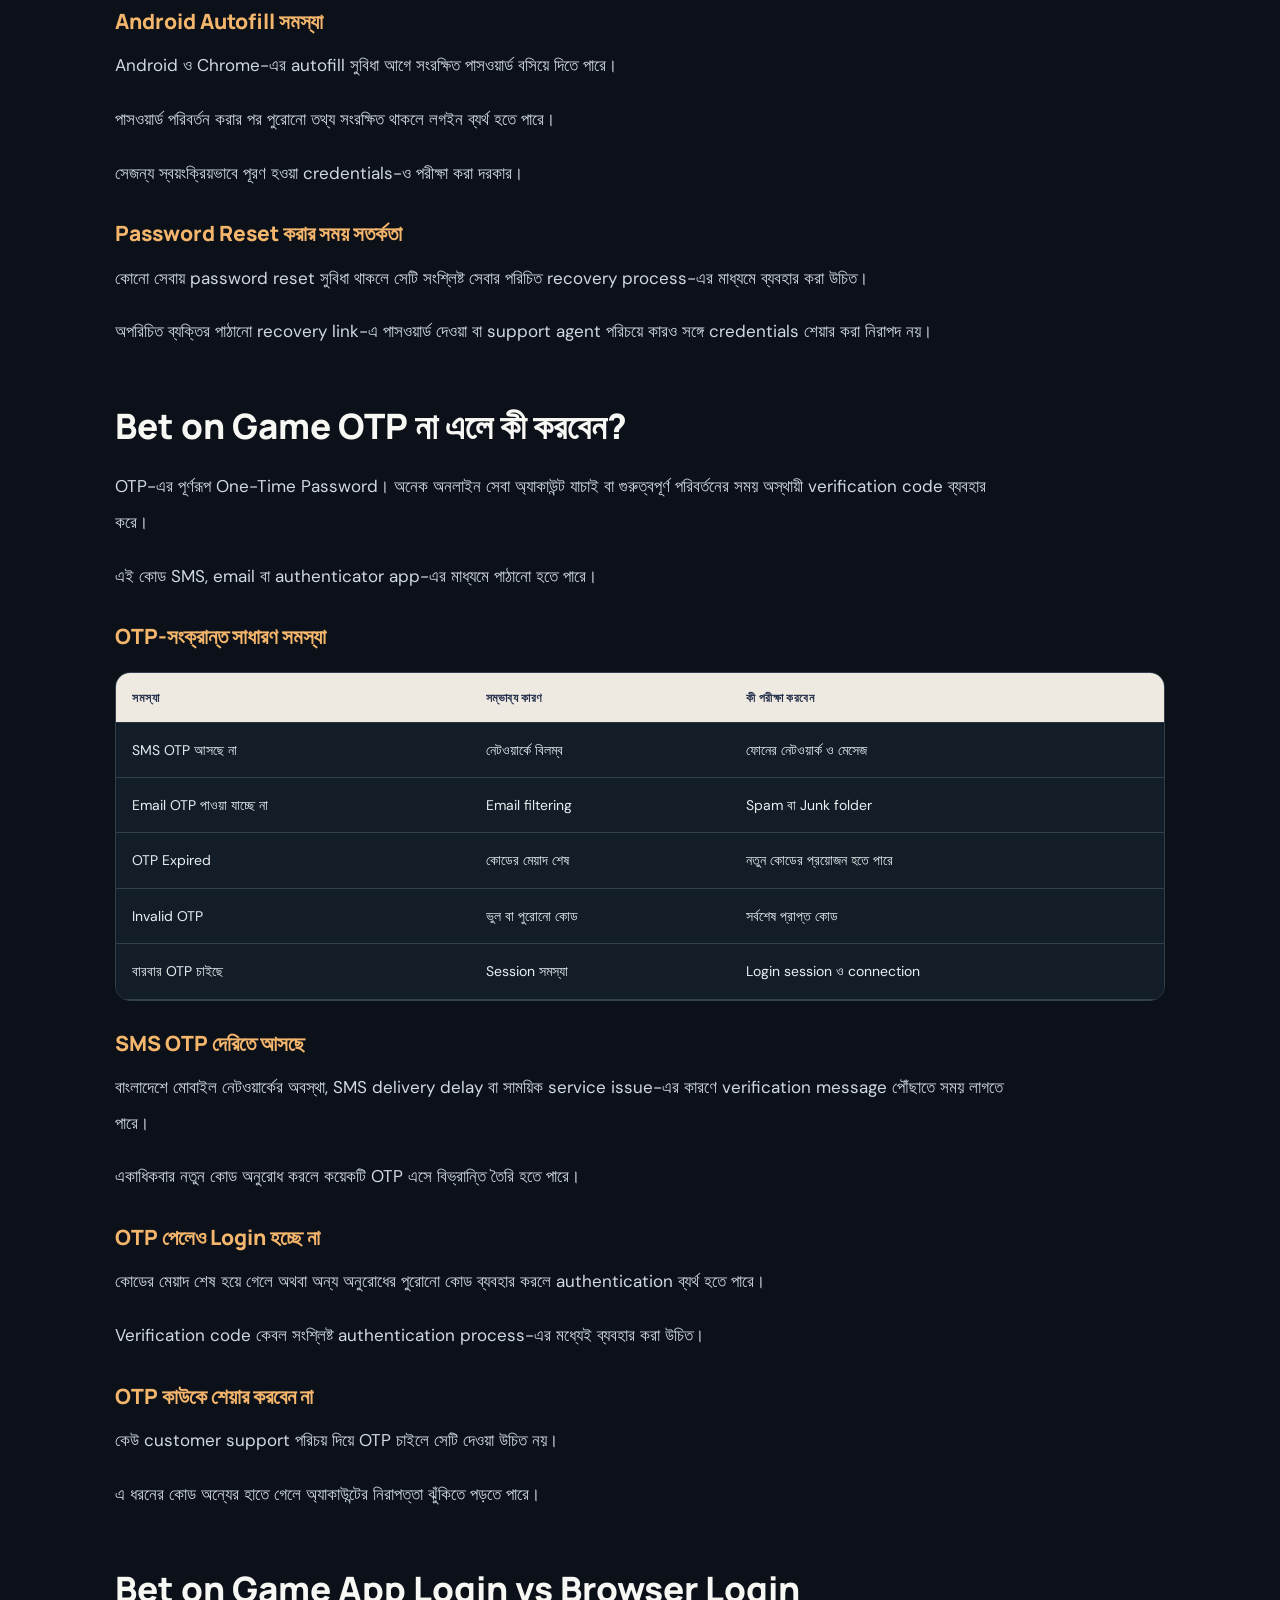
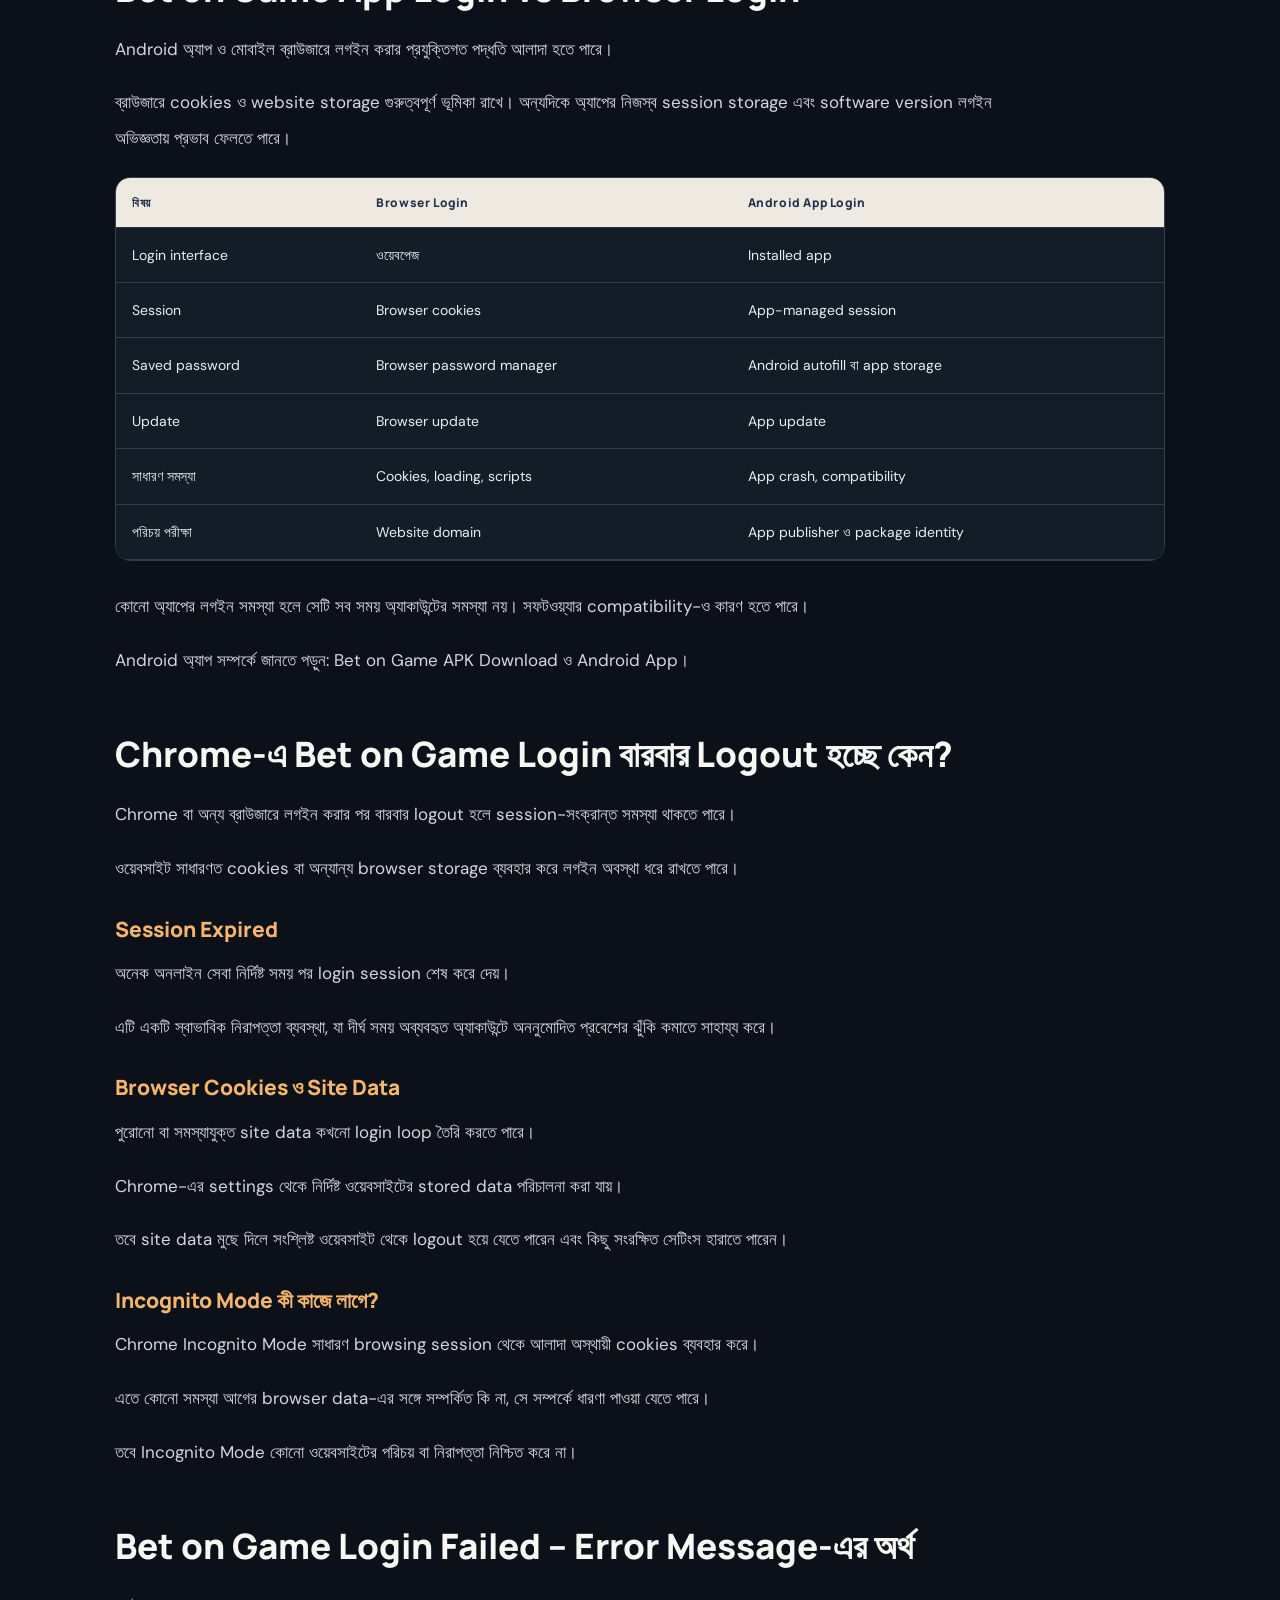
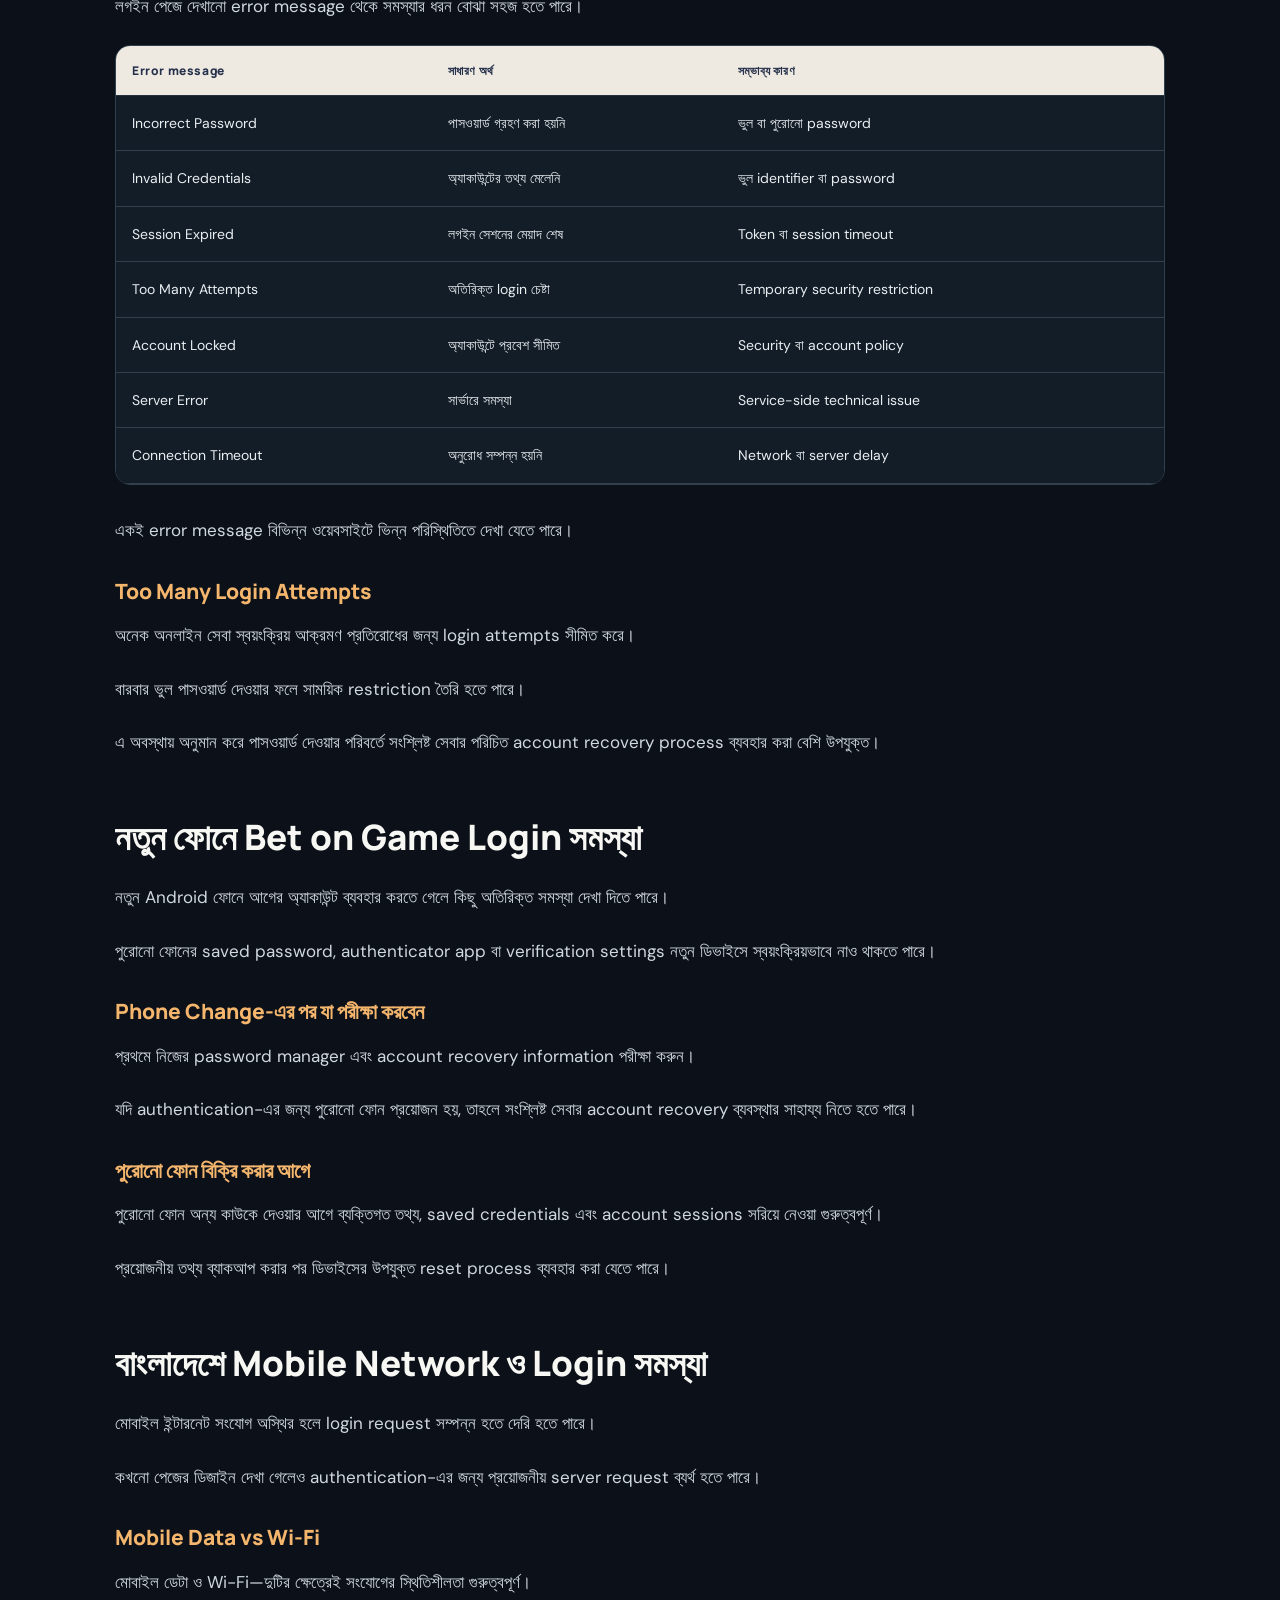
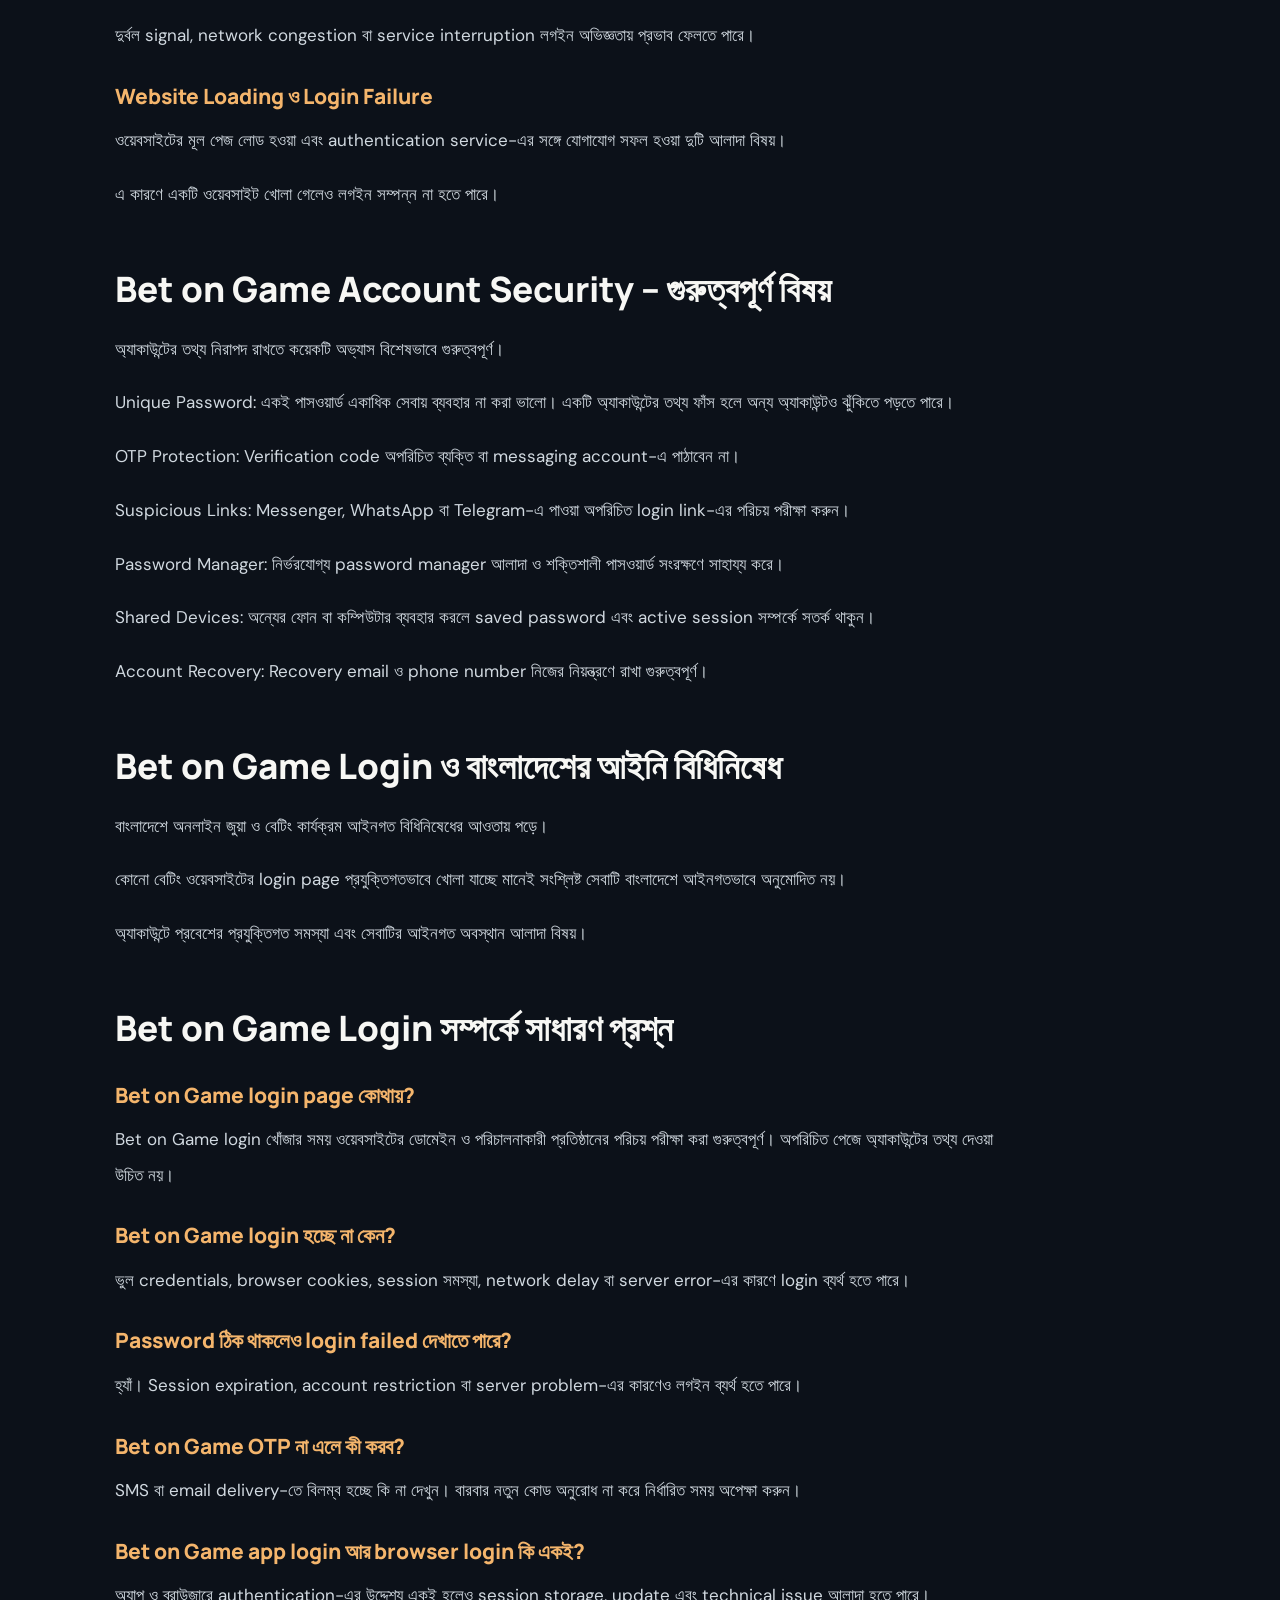
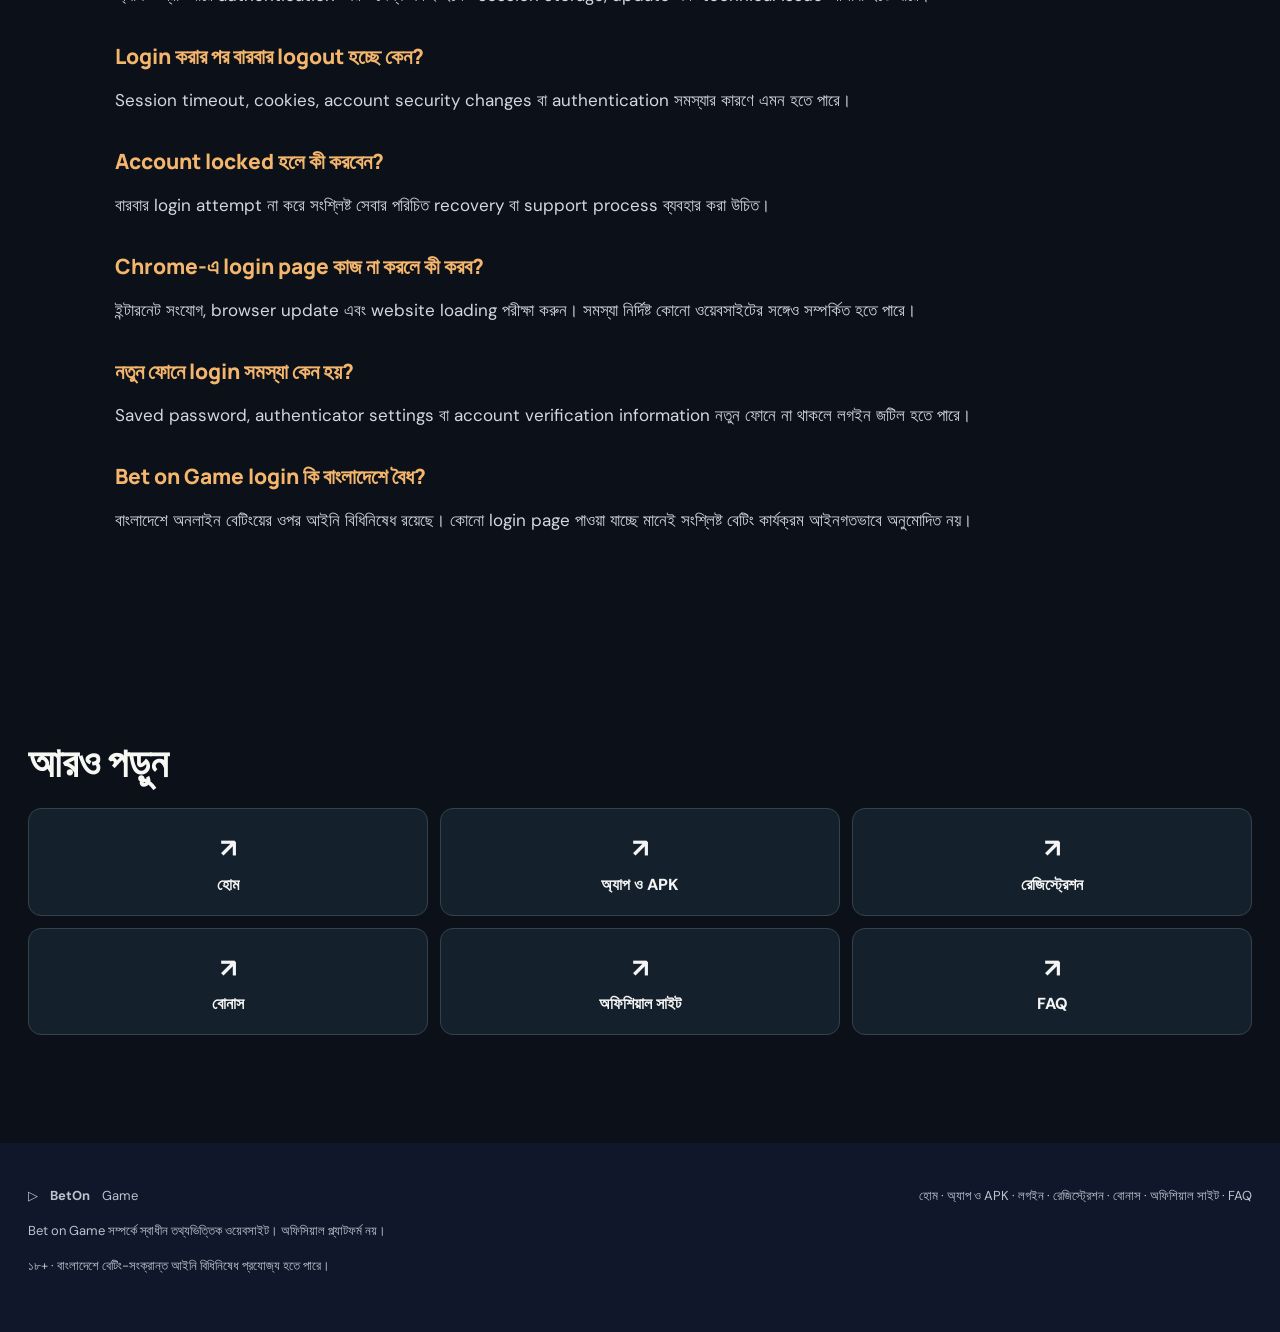
<file: login/index.html>
<!DOCTYPE html>

<html lang="bn-BD"><head><meta charset="utf-8"/><meta content="width=device-width, initial-scale=1" name="viewport"/><meta content="#171d31" name="theme-color"/><title>Bet on Game Login BD – অ্যাকাউন্ট ও Login সমস্যার সমাধান</title><meta content="Bet on Game login BD সম্পর্কে জানুন। Password error, OTP সমস্যা, mobile login, session expired, Chrome ও Android-এ লগইন সমস্যার কারণ ও সমাধান।" name="description"/><meta content="OcO6SEF6Yd6gTLhYc5qlhoDZafXLxsuk9HwTfhQTQ_E" name="google-site-verification"/><link href="https://bet-on-game-bd.com/login/" rel="canonical"/><link href="/assets/favicon.svg" rel="icon" type="image/svg+xml"/><link href="/assets/style.css" rel="stylesheet"/><meta content="website" property="og:type"/><meta content="bn_BD" property="og:locale"/><meta content="Bet on Game Login BD – অ্যাকাউন্ট ও Login সমস্যার সমাধান" property="og:title"/><meta content="Bet on Game login BD সম্পর্কে জানুন। Password error, OTP সমস্যা, mobile login, session expired, Chrome ও Android-এ লগইন সমস্যার কারণ ও সমাধান।" property="og:description"/><meta content="https://bet-on-game-bd.com/login/" property="og:url"/><script type="application/ld+json">{"@context": "https://schema.org", "@type": "WebPage", "name": "Bet on Game Login BD – অ্যাকাউন্ট ও Login সমস্যার সমাধান", "description": "Bet on Game login BD সম্পর্কে জানুন। Password error, OTP সমস্যা, mobile login, session expired, Chrome ও Android-এ লগইন সমস্যার কারণ ও সমাধান।", "url": "https://bet-on-game-bd.com/login/", "inLanguage": "bn-BD", "isPartOf": {"@type": "WebSite", "name": "Bet on Game Bangladesh", "url": "https://bet-on-game-bd.com/"}}</script></head><body><header class="site-header"><div class="wrap header-inner"><a aria-label="Bet on Game Bangladesh homepage" class="brand" href="/"><span class="brand-symbol">B<span>↗</span></span><span class="brand-word">BET<span>ON</span>GAME<small>BD EDITION</small></span></a><button aria-expanded="false" aria-label="Toggle navigation" class="menu-toggle">☰</button><nav aria-label="Main navigation" class="nav"><a href="/app-download/">অ্যাপ ও APK</a><a href="/login/">লগইন</a><a href="/registration/">রেজিস্ট্রেশন</a><a href="/bonus-promo-code/">বোনাস</a><a href="/official-website/">ওয়েবসাইট</a><a href="/faq/">FAQ</a><a class="btn nav-cta" href="/go-bd-platform/" rel="nofollow sponsored">প্ল্যাটফর্মে যান ↗</a></nav></div></header><main class="wrap"><section class="page-hero" style="--page-art:url(/assets/hero-cinema.webp)"><div aria-hidden="true" class="page-hero-glow"></div></section><article class="article-content"><h1>Bet on Game Login BD – মোবাইলে লগইন ও সাধারণ সমস্যার সমাধান</h1>
<p>Bet on Game login করতে গিয়ে পেজ খুলছে না, পাসওয়ার্ড গ্রহণ করছে না কিংবা বারবার লগআউট হয়ে যাচ্ছে? মোবাইলে এ ধরনের সমস্যা বিভিন্ন কারণে দেখা দিতে পারে। কখনো ব্রাউজারের পুরোনো ডেটা, কখনো ইন্টারনেট সংযোগ, আবার কখনো অ্যাকাউন্টের সেশন বা নিরাপত্তা সেটিংসের কারণে লগইন সম্পন্ন হয় না।</p>
<p>প্রথমে ওয়েব ঠিকানা ও অ্যাকাউন্টের নিরাপত্তা যাচাই করুন। এরপর আপনার প্রয়োজন অনুযায়ী নিচের ধাপগুলো অনুসরণ করুন; শর্ত বা স্ক্রিনের অপশন বদলে গেলে প্ল্যাটফর্মে দেখানো বর্তমান তথ্যই প্রযোজ্য।</p>
<p>লগইন সমস্যা সমাধানের পাশাপাশি সঠিক ওয়েবসাইট চেনা এবং নিজের অ্যাকাউন্টের তথ্য নিরাপদ রাখাও গুরুত্বপূর্ণ।</p>
<section aria-label="Bet on Game welcome promotion" class="promo-feature"><div class="promo-feature__copy"><div class="promo-feature__brand">BET <span>ON</span> GAME <i>★</i></div><div class="promo-feature__eyebrow">WELCOME OFFER</div><h2>130% Welcome Bonus <em>+ 175 Free Spins</em></h2><p>প্রথম ডিপোজিটের বোনাস ও ফ্রি স্পিন সম্পর্কে বিস্তারিত দেখুন। অফার নেওয়ার আগে ন্যূনতম ডিপোজিট, ওয়েজারিং ও যোগ্যতার শর্ত দেখে নিন।</p></div><div class="promo-feature__ticket"><div class="promo-feature__ticket-top"><span>PROMO CODE</span><span class="promo-feature__sparkle">✦</span></div><div class="promo-feature__code">BETONGAME</div><div class="promo-feature__offer">130% + 175 FS</div><a class="promo-feature__button" href="/go-bd-platform/" rel="nofollow sponsored">বোনাস দেখুন <span aria-hidden="true">↗</span></a><small>অফারের প্রাপ্যতা ও শর্ত প্ল্যাটফর্মে যাচাই করুন।</small></div></section>
<h2>Bet on Game Login Page – সঠিক ওয়েবসাইট চেনার উপায়</h2>
<p>কোনো অ্যাকাউন্টে লগইন করার আগে ওয়েবসাইটের ঠিকানা পরীক্ষা করা প্রয়োজন।</p>
<p>Google-এ bet on game login সার্চ করলে একই ধরনের নামের একাধিক ওয়েবসাইট দেখা যেতে পারে। সার্চ রেজাল্টের প্রথমে থাকা বা পরিচিত লোগো ব্যবহার করা কোনো পেজের আসল পরিচয়ের নিশ্চয়তা দেয় না।</p>
<h3>Login Page-এর Domain দেখুন</h3>
<p>ব্রাউজারের address bar-এ ওয়েবসাইটের সম্পূর্ণ ডোমেইন দেখুন।</p>
<p>অতিরিক্ত অক্ষর, অস্বাভাবিক বানান কিংবা অপরিচিত subdomain থাকলে সেটি অন্য ওয়েবসাইট হতে পারে।</p>
<h3>HTTPS থাকলেই কি ওয়েবসাইট নিরাপদ?</h3>
<p>HTTPS ব্রাউজার ও ওয়েবসাইটের মধ্যে তথ্য আদান-প্রদানের সংযোগ সুরক্ষিত করতে সাহায্য করে।</p>
<p>তবে HTTPS থাকলেই কোনো ওয়েবসাইট নির্দিষ্ট প্রতিষ্ঠানের অফিসিয়াল সাইট হয়ে যায় না। নকল ওয়েবসাইটেও HTTPS থাকতে পারে।</p>
<h3>Password ও OTP দেওয়ার আগে</h3>
<p>অপরিচিত লগইন পেজে পাসওয়ার্ড বা verification code প্রবেশ করানো ঝুঁকিপূর্ণ।</p>
<p>বিশেষ করে Messenger, WhatsApp বা Telegram-এ পাওয়া লগইন লিংকের ক্ষেত্রে ওয়েবসাইটের পরিচয় পরীক্ষা করা জরুরি।</p>
<h2>Bet on Game Login Mobile – Android ফোনে সমস্যা হলে</h2>
<p>Android ফোনে লগইন সমস্যা হলে প্রথমে সমস্যাটি ব্রাউজার, ইন্টারনেট সংযোগ নাকি অ্যাকাউন্টের সঙ্গে সম্পর্কিত, তা বোঝার চেষ্টা করুন।</p>
<h3>Login Page খুলছে না</h3>
<p>ওয়েবসাইট খুলতে না পারলে অন্য সাধারণ ওয়েবসাইট ঠিকমতো লোড হচ্ছে কি না দেখুন।</p>
<p>অন্য সাইটও না খুললে ইন্টারনেট সংযোগে সমস্যা থাকতে পারে। শুধু একটি সাইট না খুললে সেটির সার্ভার, ওয়েবসাইটের প্রযুক্তিগত সমস্যা বা স্থানীয় বিধিনিষেধও প্রাসঙ্গিক হতে পারে।</p>
<h3>Login Button কাজ করছে না</h3>
<p>লগইন ফর্ম পূরণ করার পর বোতাম চাপলেও কিছু না হলে পেজের JavaScript, browser compatibility বা অসম্পূর্ণ loading এর কারণ হতে পারে।</p>
<p>পেজটি একবার reload করে দেখতে পারেন। তবে বারবার একই বোতাম চাপলে একাধিক অনুরোধ তৈরি হতে পারে।</p>
<h3>Login করার পর আবার আগের পেজে ফিরে আসে</h3>
<p>এ ধরনের সমস্যাকে কখনো login loop বলা হয়।</p>
<p>ওয়েবসাইটের session cookie সংরক্ষণে সমস্যা হলে অথবা authentication request সম্পন্ন না হলে এমন হতে পারে।</p>
<p>তবে সব login loop-এর কারণ cookies নয়। সার্ভার বা অ্যাকাউন্টের সেশন ব্যবস্থাপনাতেও সমস্যা থাকতে পারে।</p>
<h2>Bet on Game Login Password ভুল দেখালে কী করবেন?</h2>
<p>Incorrect Password বা Invalid Credentials ধরনের বার্তা দেখালে প্রথমে প্রবেশ করানো তথ্য পরীক্ষা করুন।</p>
<p>অনেক সময় ছোট একটি typing mistake-এর কারণেও লগইন ব্যর্থ হয়।</p>
<h3>Password পরীক্ষা করার বিষয়</h3>
<p>বড় হাতের ও ছোট হাতের অক্ষর ঠিক আছে কি না।</p>
<p>পাসওয়ার্ডের শুরু বা শেষে অতিরিক্ত space আছে কি না।</p>
<p>ফোনের keyboard language পরিবর্তিত হয়েছে কি না।</p>
<p>পুরোনো saved password ব্যবহার হচ্ছে কি না।</p>
<p>সঠিক অ্যাকাউন্টের username, email বা phone number দেওয়া হয়েছে কি না।</p>
<h3>Android Autofill সমস্যা</h3>
<p>Android ও Chrome-এর autofill সুবিধা আগে সংরক্ষিত পাসওয়ার্ড বসিয়ে দিতে পারে।</p>
<p>পাসওয়ার্ড পরিবর্তন করার পর পুরোনো তথ্য সংরক্ষিত থাকলে লগইন ব্যর্থ হতে পারে।</p>
<p>সেজন্য স্বয়ংক্রিয়ভাবে পূরণ হওয়া credentials-ও পরীক্ষা করা দরকার।</p>
<h3>Password Reset করার সময় সতর্কতা</h3>
<p>কোনো সেবায় password reset সুবিধা থাকলে সেটি সংশ্লিষ্ট সেবার পরিচিত recovery process-এর মাধ্যমে ব্যবহার করা উচিত।</p>
<p>অপরিচিত ব্যক্তির পাঠানো recovery link-এ পাসওয়ার্ড দেওয়া বা support agent পরিচয়ে কারও সঙ্গে credentials শেয়ার করা নিরাপদ নয়।</p>
<h2>Bet on Game OTP না এলে কী করবেন?</h2>
<p>OTP-এর পূর্ণরূপ One-Time Password। অনেক অনলাইন সেবা অ্যাকাউন্ট যাচাই বা গুরুত্বপূর্ণ পরিবর্তনের সময় অস্থায়ী verification code ব্যবহার করে।</p>
<p>এই কোড SMS, email বা authenticator app-এর মাধ্যমে পাঠানো হতে পারে।</p>
<h3>OTP-সংক্রান্ত সাধারণ সমস্যা</h3>
<div class="table-wrap"><table><tr><th>সমস্যা</th><th>সম্ভাব্য কারণ</th><th>কী পরীক্ষা করবেন</th></tr><tr><td>SMS OTP আসছে না</td><td>নেটওয়ার্কে বিলম্ব</td><td>ফোনের নেটওয়ার্ক ও মেসেজ</td></tr><tr><td>Email OTP পাওয়া যাচ্ছে না</td><td>Email filtering</td><td>Spam বা Junk folder</td></tr><tr><td>OTP Expired</td><td>কোডের মেয়াদ শেষ</td><td>নতুন কোডের প্রয়োজন হতে পারে</td></tr><tr><td>Invalid OTP</td><td>ভুল বা পুরোনো কোড</td><td>সর্বশেষ প্রাপ্ত কোড</td></tr><tr><td>বারবার OTP চাইছে</td><td>Session সমস্যা</td><td>Login session ও connection</td></tr></table></div>
<h3>SMS OTP দেরিতে আসছে</h3>
<p>বাংলাদেশে মোবাইল নেটওয়ার্কের অবস্থা, SMS delivery delay বা সাময়িক service issue-এর কারণে verification message পৌঁছাতে সময় লাগতে পারে।</p>
<p>একাধিকবার নতুন কোড অনুরোধ করলে কয়েকটি OTP এসে বিভ্রান্তি তৈরি হতে পারে।</p>
<h3>OTP পেলেও Login হচ্ছে না</h3>
<p>কোডের মেয়াদ শেষ হয়ে গেলে অথবা অন্য অনুরোধের পুরোনো কোড ব্যবহার করলে authentication ব্যর্থ হতে পারে।</p>
<p>Verification code কেবল সংশ্লিষ্ট authentication process-এর মধ্যেই ব্যবহার করা উচিত।</p>
<h3>OTP কাউকে শেয়ার করবেন না</h3>
<p>কেউ customer support পরিচয় দিয়ে OTP চাইলে সেটি দেওয়া উচিত নয়।</p>
<p>এ ধরনের কোড অন্যের হাতে গেলে অ্যাকাউন্টের নিরাপত্তা ঝুঁকিতে পড়তে পারে।</p>
<h2>Bet on Game App Login vs Browser Login</h2>
<p>Android অ্যাপ ও মোবাইল ব্রাউজারে লগইন করার প্রযুক্তিগত পদ্ধতি আলাদা হতে পারে।</p>
<p>ব্রাউজারে cookies ও website storage গুরুত্বপূর্ণ ভূমিকা রাখে। অন্যদিকে অ্যাপের নিজস্ব session storage এবং software version লগইন অভিজ্ঞতায় প্রভাব ফেলতে পারে।</p>
<div class="table-wrap"><table><tr><th>বিষয়</th><th>Browser Login</th><th>Android App Login</th></tr><tr><td>Login interface</td><td>ওয়েবপেজ</td><td>Installed app</td></tr><tr><td>Session</td><td>Browser cookies</td><td>App-managed session</td></tr><tr><td>Saved password</td><td>Browser password manager</td><td>Android autofill বা app storage</td></tr><tr><td>Update</td><td>Browser update</td><td>App update</td></tr><tr><td>সাধারণ সমস্যা</td><td>Cookies, loading, scripts</td><td>App crash, compatibility</td></tr><tr><td>পরিচয় পরীক্ষা</td><td>Website domain</td><td>App publisher ও package identity</td></tr></table></div>
<p>কোনো অ্যাপের লগইন সমস্যা হলে সেটি সব সময় অ্যাকাউন্টের সমস্যা নয়। সফটওয়্যার compatibility-ও কারণ হতে পারে।</p>
<p>Android অ্যাপ সম্পর্কে জানতে পড়ুন: Bet on Game APK Download ও Android App।</p>
<h2>Chrome-এ Bet on Game Login বারবার Logout হচ্ছে কেন?</h2>
<p>Chrome বা অন্য ব্রাউজারে লগইন করার পর বারবার logout হলে session-সংক্রান্ত সমস্যা থাকতে পারে।</p>
<p>ওয়েবসাইট সাধারণত cookies বা অন্যান্য browser storage ব্যবহার করে লগইন অবস্থা ধরে রাখতে পারে।</p>
<h3>Session Expired</h3>
<p>অনেক অনলাইন সেবা নির্দিষ্ট সময় পর login session শেষ করে দেয়।</p>
<p>এটি একটি স্বাভাবিক নিরাপত্তা ব্যবস্থা, যা দীর্ঘ সময় অব্যবহৃত অ্যাকাউন্টে অননুমোদিত প্রবেশের ঝুঁকি কমাতে সাহায্য করে।</p>
<h3>Browser Cookies ও Site Data</h3>
<p>পুরোনো বা সমস্যাযুক্ত site data কখনো login loop তৈরি করতে পারে।</p>
<p>Chrome-এর settings থেকে নির্দিষ্ট ওয়েবসাইটের stored data পরিচালনা করা যায়।</p>
<p>তবে site data মুছে দিলে সংশ্লিষ্ট ওয়েবসাইট থেকে logout হয়ে যেতে পারেন এবং কিছু সংরক্ষিত সেটিংস হারাতে পারেন।</p>
<h3>Incognito Mode কী কাজে লাগে?</h3>
<p>Chrome Incognito Mode সাধারণ browsing session থেকে আলাদা অস্থায়ী cookies ব্যবহার করে।</p>
<p>এতে কোনো সমস্যা আগের browser data-এর সঙ্গে সম্পর্কিত কি না, সে সম্পর্কে ধারণা পাওয়া যেতে পারে।</p>
<p>তবে Incognito Mode কোনো ওয়েবসাইটের পরিচয় বা নিরাপত্তা নিশ্চিত করে না।</p>
<h2>Bet on Game Login Failed – Error Message-এর অর্থ</h2>
<p>লগইন পেজে দেখানো error message থেকে সমস্যার ধরন বোঝা সহজ হতে পারে।</p>
<div class="table-wrap"><table><tr><th>Error message</th><th>সাধারণ অর্থ</th><th>সম্ভাব্য কারণ</th></tr><tr><td>Incorrect Password</td><td>পাসওয়ার্ড গ্রহণ করা হয়নি</td><td>ভুল বা পুরোনো password</td></tr><tr><td>Invalid Credentials</td><td>অ্যাকাউন্টের তথ্য মেলেনি</td><td>ভুল identifier বা password</td></tr><tr><td>Session Expired</td><td>লগইন সেশনের মেয়াদ শেষ</td><td>Token বা session timeout</td></tr><tr><td>Too Many Attempts</td><td>অতিরিক্ত login চেষ্টা</td><td>Temporary security restriction</td></tr><tr><td>Account Locked</td><td>অ্যাকাউন্টে প্রবেশ সীমিত</td><td>Security বা account policy</td></tr><tr><td>Server Error</td><td>সার্ভারে সমস্যা</td><td>Service-side technical issue</td></tr><tr><td>Connection Timeout</td><td>অনুরোধ সম্পন্ন হয়নি</td><td>Network বা server delay</td></tr></table></div>
<p>একই error message বিভিন্ন ওয়েবসাইটে ভিন্ন পরিস্থিতিতে দেখা যেতে পারে।</p>
<h3>Too Many Login Attempts</h3>
<p>অনেক অনলাইন সেবা স্বয়ংক্রিয় আক্রমণ প্রতিরোধের জন্য login attempts সীমিত করে।</p>
<p>বারবার ভুল পাসওয়ার্ড দেওয়ার ফলে সাময়িক restriction তৈরি হতে পারে।</p>
<p>এ অবস্থায় অনুমান করে পাসওয়ার্ড দেওয়ার পরিবর্তে সংশ্লিষ্ট সেবার পরিচিত account recovery process ব্যবহার করা বেশি উপযুক্ত।</p>
<h2>নতুন ফোনে Bet on Game Login সমস্যা</h2>
<p>নতুন Android ফোনে আগের অ্যাকাউন্ট ব্যবহার করতে গেলে কিছু অতিরিক্ত সমস্যা দেখা দিতে পারে।</p>
<p>পুরোনো ফোনের saved password, authenticator app বা verification settings নতুন ডিভাইসে স্বয়ংক্রিয়ভাবে নাও থাকতে পারে।</p>
<h3>Phone Change-এর পর যা পরীক্ষা করবেন</h3>
<p>প্রথমে নিজের password manager এবং account recovery information পরীক্ষা করুন।</p>
<p>যদি authentication-এর জন্য পুরোনো ফোন প্রয়োজন হয়, তাহলে সংশ্লিষ্ট সেবার account recovery ব্যবস্থার সাহায্য নিতে হতে পারে।</p>
<h3>পুরোনো ফোন বিক্রি করার আগে</h3>
<p>পুরোনো ফোন অন্য কাউকে দেওয়ার আগে ব্যক্তিগত তথ্য, saved credentials এবং account sessions সরিয়ে নেওয়া গুরুত্বপূর্ণ।</p>
<p>প্রয়োজনীয় তথ্য ব্যাকআপ করার পর ডিভাইসের উপযুক্ত reset process ব্যবহার করা যেতে পারে।</p>
<h2>বাংলাদেশে Mobile Network ও Login সমস্যা</h2>
<p>মোবাইল ইন্টারনেট সংযোগ অস্থির হলে login request সম্পন্ন হতে দেরি হতে পারে।</p>
<p>কখনো পেজের ডিজাইন দেখা গেলেও authentication-এর জন্য প্রয়োজনীয় server request ব্যর্থ হতে পারে।</p>
<h3>Mobile Data vs Wi-Fi</h3>
<p>মোবাইল ডেটা ও Wi-Fi—দুটির ক্ষেত্রেই সংযোগের স্থিতিশীলতা গুরুত্বপূর্ণ।</p>
<p>দুর্বল signal, network congestion বা service interruption লগইন অভিজ্ঞতায় প্রভাব ফেলতে পারে।</p>
<h3>Website Loading ও Login Failure</h3>
<p>ওয়েবসাইটের মূল পেজ লোড হওয়া এবং authentication service-এর সঙ্গে যোগাযোগ সফল হওয়া দুটি আলাদা বিষয়।</p>
<p>এ কারণে একটি ওয়েবসাইট খোলা গেলেও লগইন সম্পন্ন না হতে পারে।</p>
<h2>Bet on Game Account Security – গুরুত্বপূর্ণ বিষয়</h2>
<p>অ্যাকাউন্টের তথ্য নিরাপদ রাখতে কয়েকটি অভ্যাস বিশেষভাবে গুরুত্বপূর্ণ।</p>
<p>Unique Password: একই পাসওয়ার্ড একাধিক সেবায় ব্যবহার না করা ভালো। একটি অ্যাকাউন্টের তথ্য ফাঁস হলে অন্য অ্যাকাউন্টও ঝুঁকিতে পড়তে পারে।</p>
<p>OTP Protection: Verification code অপরিচিত ব্যক্তি বা messaging account-এ পাঠাবেন না।</p>
<p>Suspicious Links: Messenger, WhatsApp বা Telegram-এ পাওয়া অপরিচিত login link-এর পরিচয় পরীক্ষা করুন।</p>
<p>Password Manager: নির্ভরযোগ্য password manager আলাদা ও শক্তিশালী পাসওয়ার্ড সংরক্ষণে সাহায্য করে।</p>
<p>Shared Devices: অন্যের ফোন বা কম্পিউটার ব্যবহার করলে saved password এবং active session সম্পর্কে সতর্ক থাকুন।</p>
<p>Account Recovery: Recovery email ও phone number নিজের নিয়ন্ত্রণে রাখা গুরুত্বপূর্ণ।</p>
<h2>Bet on Game Login ও বাংলাদেশের আইনি বিধিনিষেধ</h2>
<p>বাংলাদেশে অনলাইন জুয়া ও বেটিং কার্যক্রম আইনগত বিধিনিষেধের আওতায় পড়ে।</p>
<p>কোনো বেটিং ওয়েবসাইটের login page প্রযুক্তিগতভাবে খোলা যাচ্ছে মানেই সংশ্লিষ্ট সেবাটি বাংলাদেশে আইনগতভাবে অনুমোদিত নয়।</p>
<p>অ্যাকাউন্টে প্রবেশের প্রযুক্তিগত সমস্যা এবং সেবাটির আইনগত অবস্থান আলাদা বিষয়।</p>
<h2>Bet on Game Login সম্পর্কে সাধারণ প্রশ্ন</h2>
<h3>Bet on Game login page কোথায়?</h3>
<p>Bet on Game login খোঁজার সময় ওয়েবসাইটের ডোমেইন ও পরিচালনাকারী প্রতিষ্ঠানের পরিচয় পরীক্ষা করা গুরুত্বপূর্ণ। অপরিচিত পেজে অ্যাকাউন্টের তথ্য দেওয়া উচিত নয়।</p>
<h3>Bet on Game login হচ্ছে না কেন?</h3>
<p>ভুল credentials, browser cookies, session সমস্যা, network delay বা server error-এর কারণে login ব্যর্থ হতে পারে।</p>
<h3>Password ঠিক থাকলেও login failed দেখাতে পারে?</h3>
<p>হ্যাঁ। Session expiration, account restriction বা server problem-এর কারণেও লগইন ব্যর্থ হতে পারে।</p>
<h3>Bet on Game OTP না এলে কী করব?</h3>
<p>SMS বা email delivery-তে বিলম্ব হচ্ছে কি না দেখুন। বারবার নতুন কোড অনুরোধ না করে নির্ধারিত সময় অপেক্ষা করুন।</p>
<h3>Bet on Game app login আর browser login কি একই?</h3>
<p>অ্যাপ ও ব্রাউজারে authentication-এর উদ্দেশ্য একই হলেও session storage, update এবং technical issue আলাদা হতে পারে।</p>
<h3>Login করার পর বারবার logout হচ্ছে কেন?</h3>
<p>Session timeout, cookies, account security changes বা authentication সমস্যার কারণে এমন হতে পারে।</p>
<h3>Account locked হলে কী করবেন?</h3>
<p>বারবার login attempt না করে সংশ্লিষ্ট সেবার পরিচিত recovery বা support process ব্যবহার করা উচিত।</p>
<h3>Chrome-এ login page কাজ না করলে কী করব?</h3>
<p>ইন্টারনেট সংযোগ, browser update এবং website loading পরীক্ষা করুন। সমস্যা নির্দিষ্ট কোনো ওয়েবসাইটের সঙ্গেও সম্পর্কিত হতে পারে।</p>
<h3>নতুন ফোনে login সমস্যা কেন হয়?</h3>
<p>Saved password, authenticator settings বা account verification information নতুন ফোনে না থাকলে লগইন জটিল হতে পারে।</p>
<h3>Bet on Game login কি বাংলাদেশে বৈধ?</h3>
<p>বাংলাদেশে অনলাইন বেটিংয়ের ওপর আইনি বিধিনিষেধ রয়েছে। কোনো login page পাওয়া যাচ্ছে মানেই সংশ্লিষ্ট বেটিং কার্যক্রম আইনগতভাবে অনুমোদিত নয়।</p></article><section class="section"><h2>আরও পড়ুন</h2><div class="quick-links"><a href="/"><span>↗</span>হোম</a><a href="/app-download/"><span>↗</span>অ্যাপ ও APK</a><a href="/registration/"><span>↗</span>রেজিস্ট্রেশন</a><a href="/bonus-promo-code/"><span>↗</span>বোনাস</a><a href="/official-website/"><span>↗</span>অফিশিয়াল সাইট</a><a href="/faq/"><span>↗</span>FAQ</a></div></section></main><footer class="footer"><div class="wrap footer-inner"><div><a class="brand" href="/"><span class="mark">▷</span><b>BetOn</b><span>Game</span></a><p>Bet on Game সম্পর্কে স্বাধীন তথ্যভিত্তিক ওয়েবসাইট। অফিসিয়াল প্ল্যাটফর্ম নয়।</p><p>১৮+ · বাংলাদেশে বেটিং-সংক্রান্ত আইনি বিধিনিষেধ প্রযোজ্য হতে পারে।</p></div><div><a href="/">হোম</a> · <a href="/app-download/">অ্যাপ ও APK</a> · <a href="/login/">লগইন</a> · <a href="/registration/">রেজিস্ট্রেশন</a> · <a href="/bonus-promo-code/">বোনাস</a> · <a href="/official-website/">অফিশিয়াল সাইট</a> · <a href="/faq/">FAQ</a></div></div></footer><script defer="" src="/assets/site.js"></script></body></html>
</file>
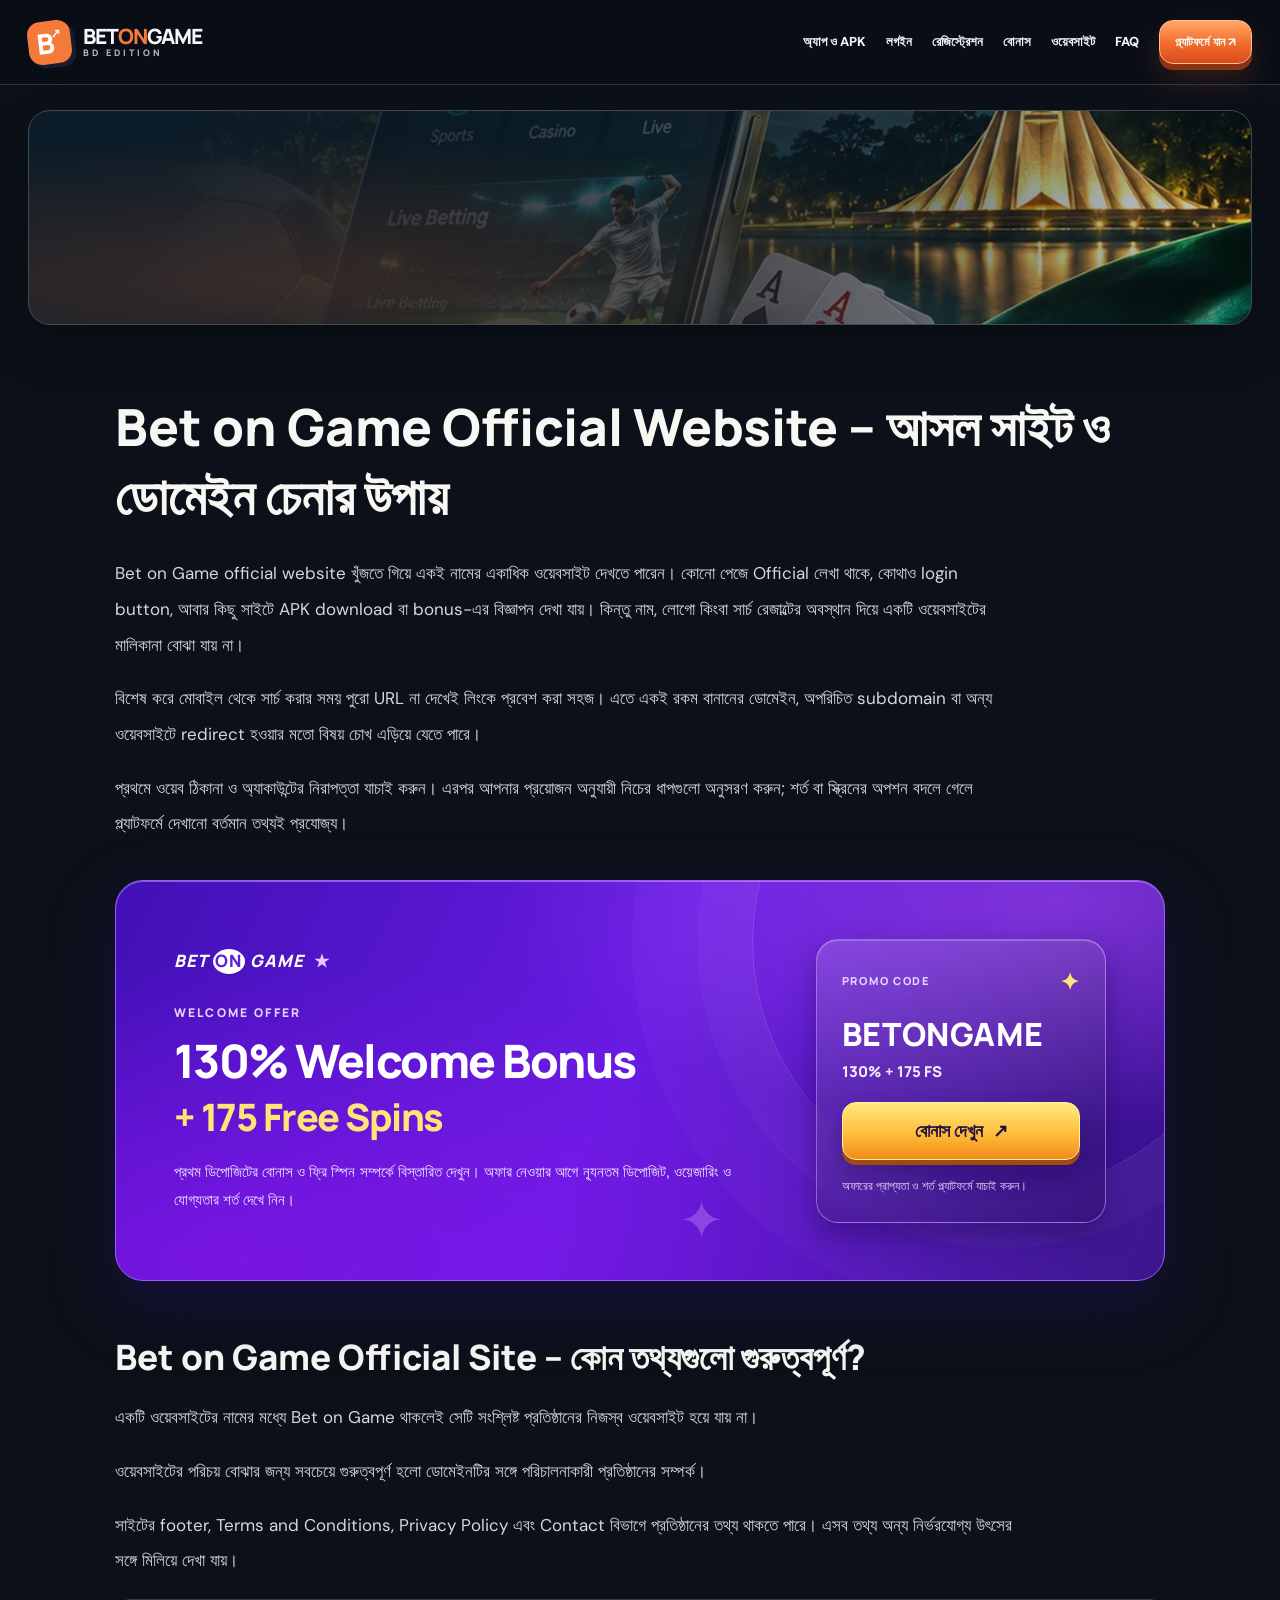
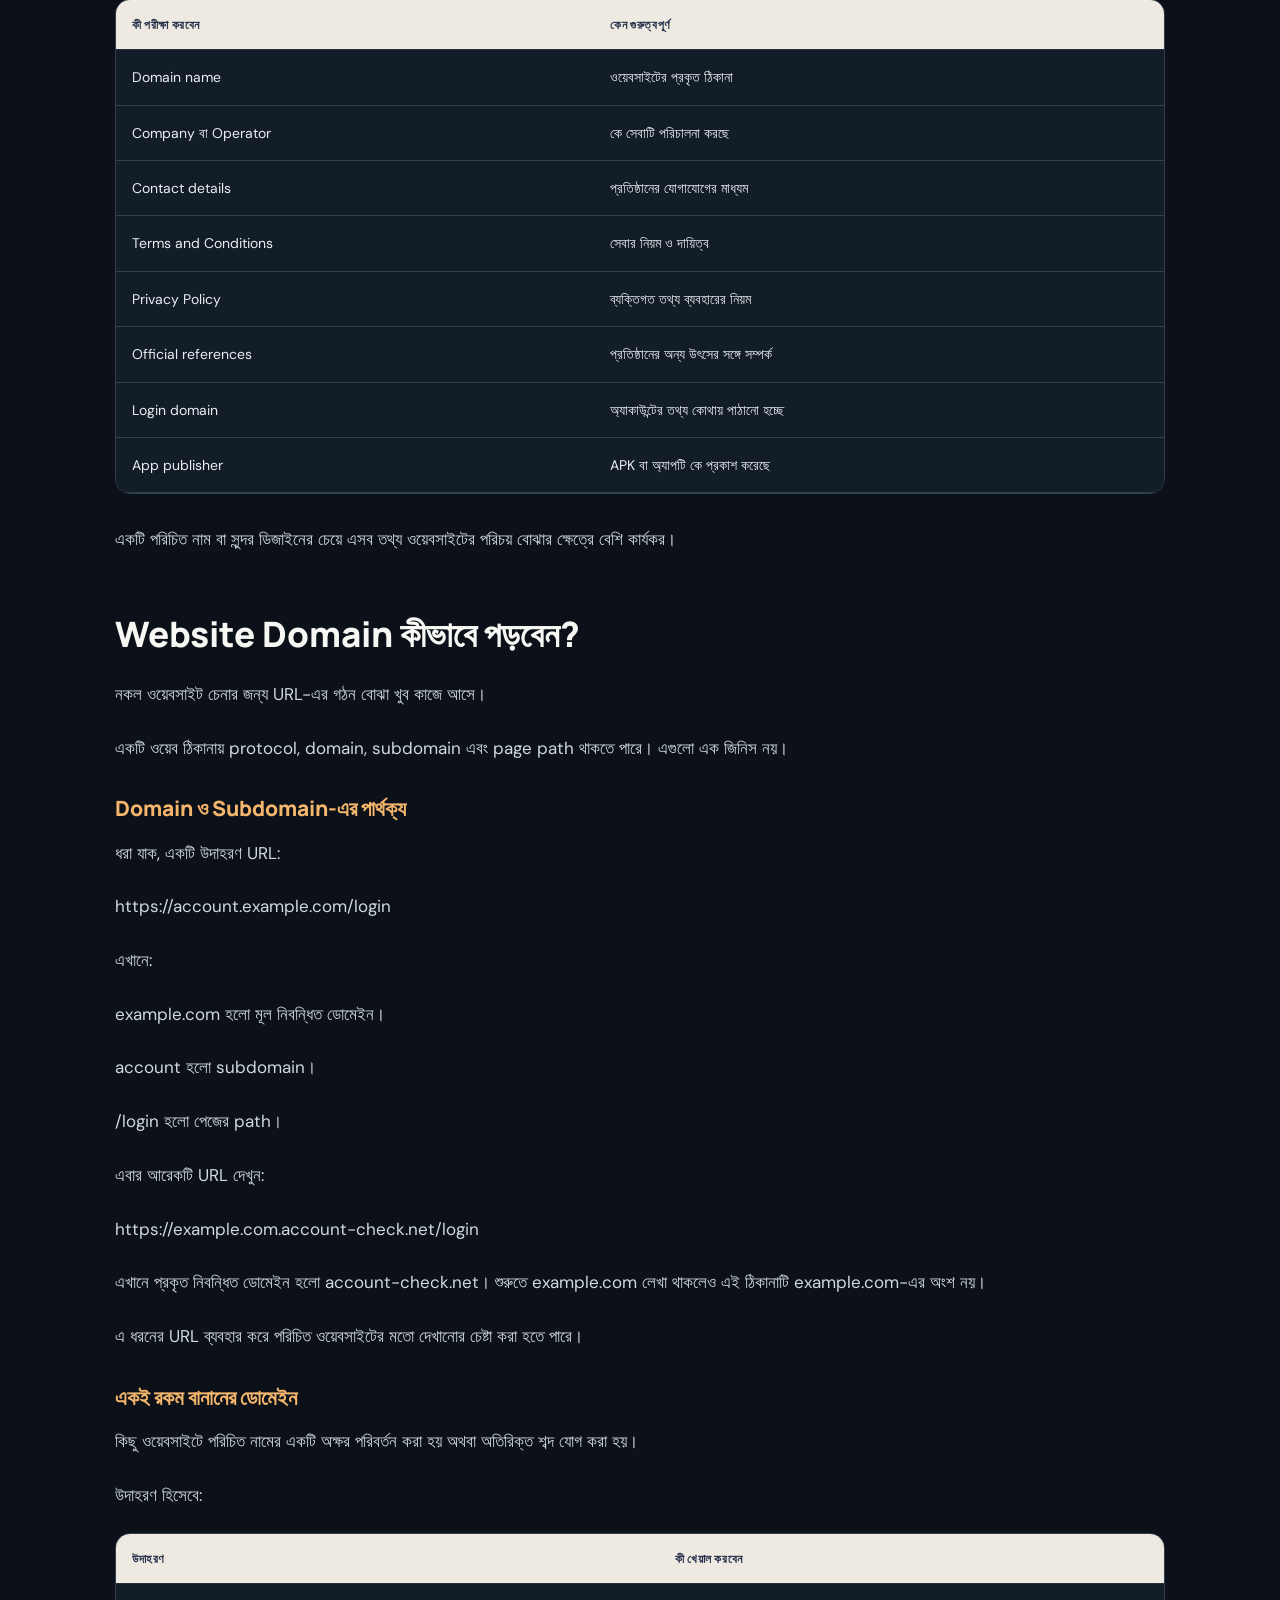
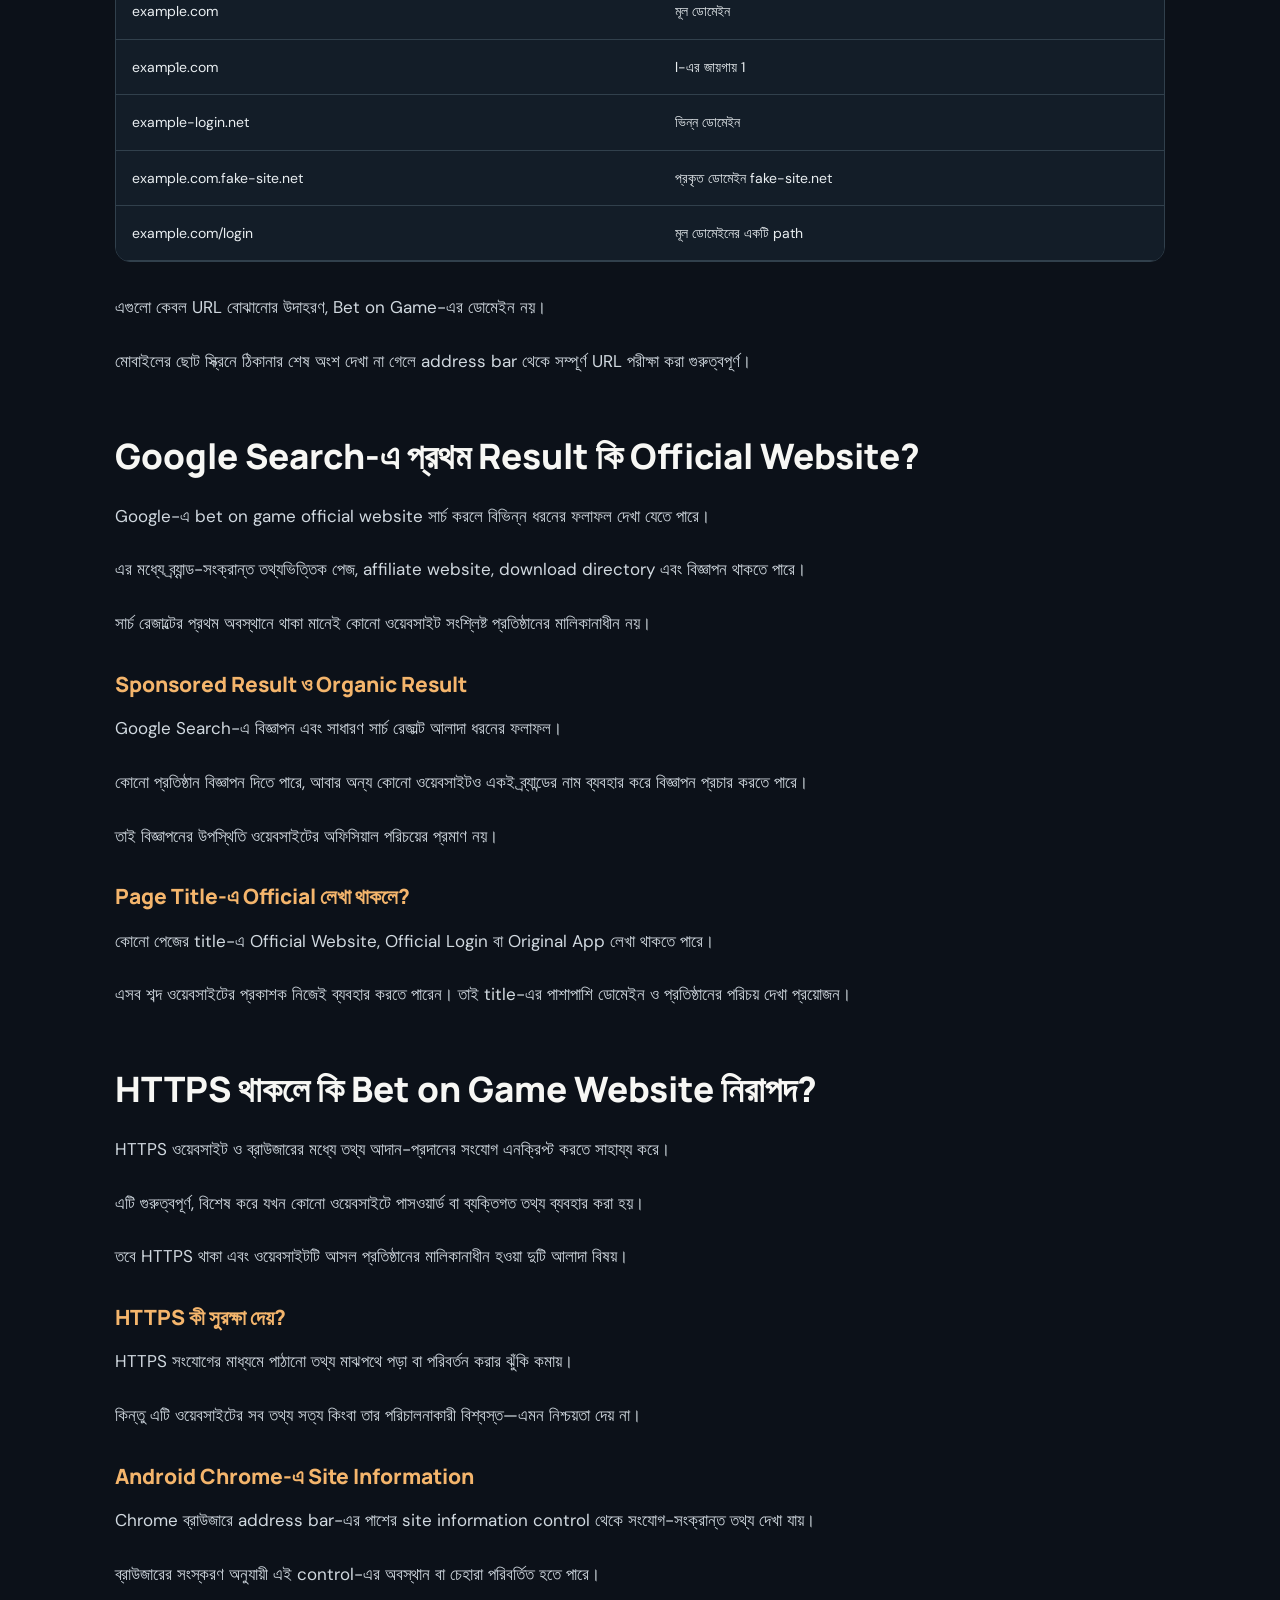
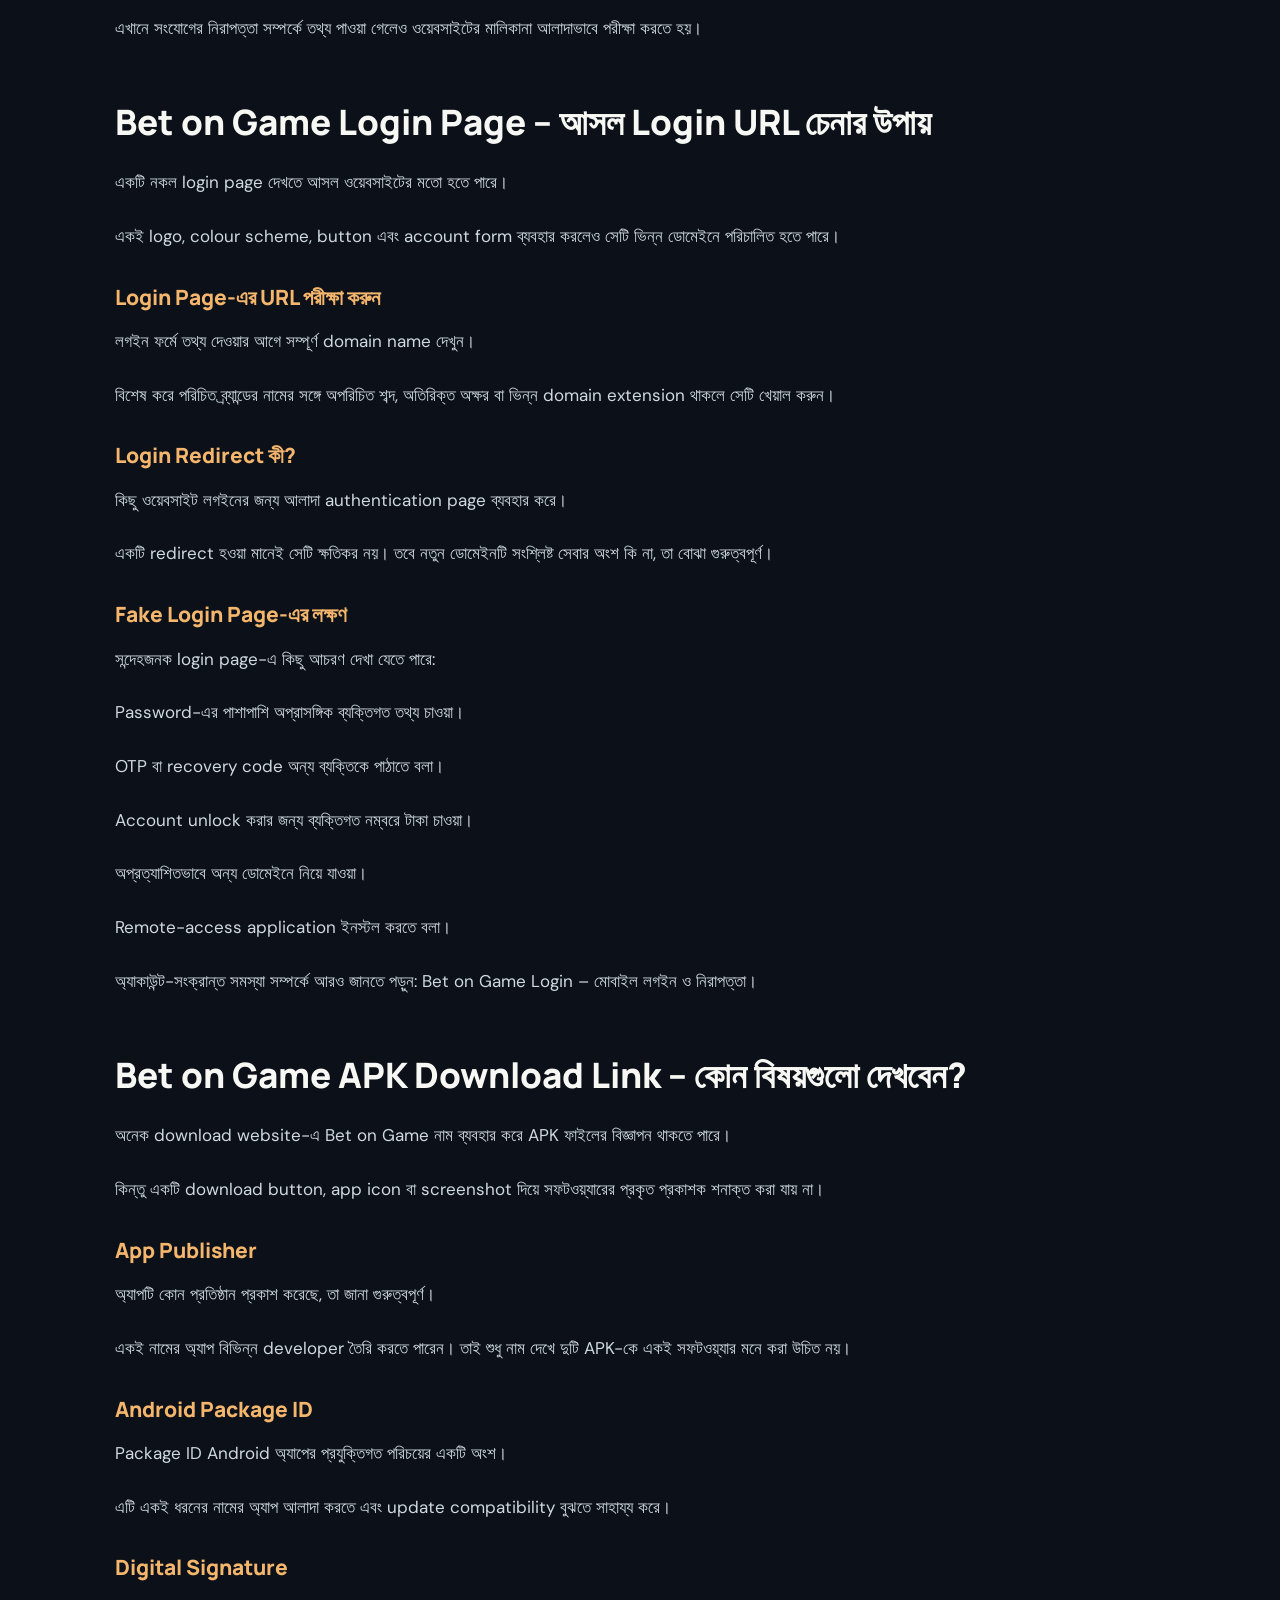
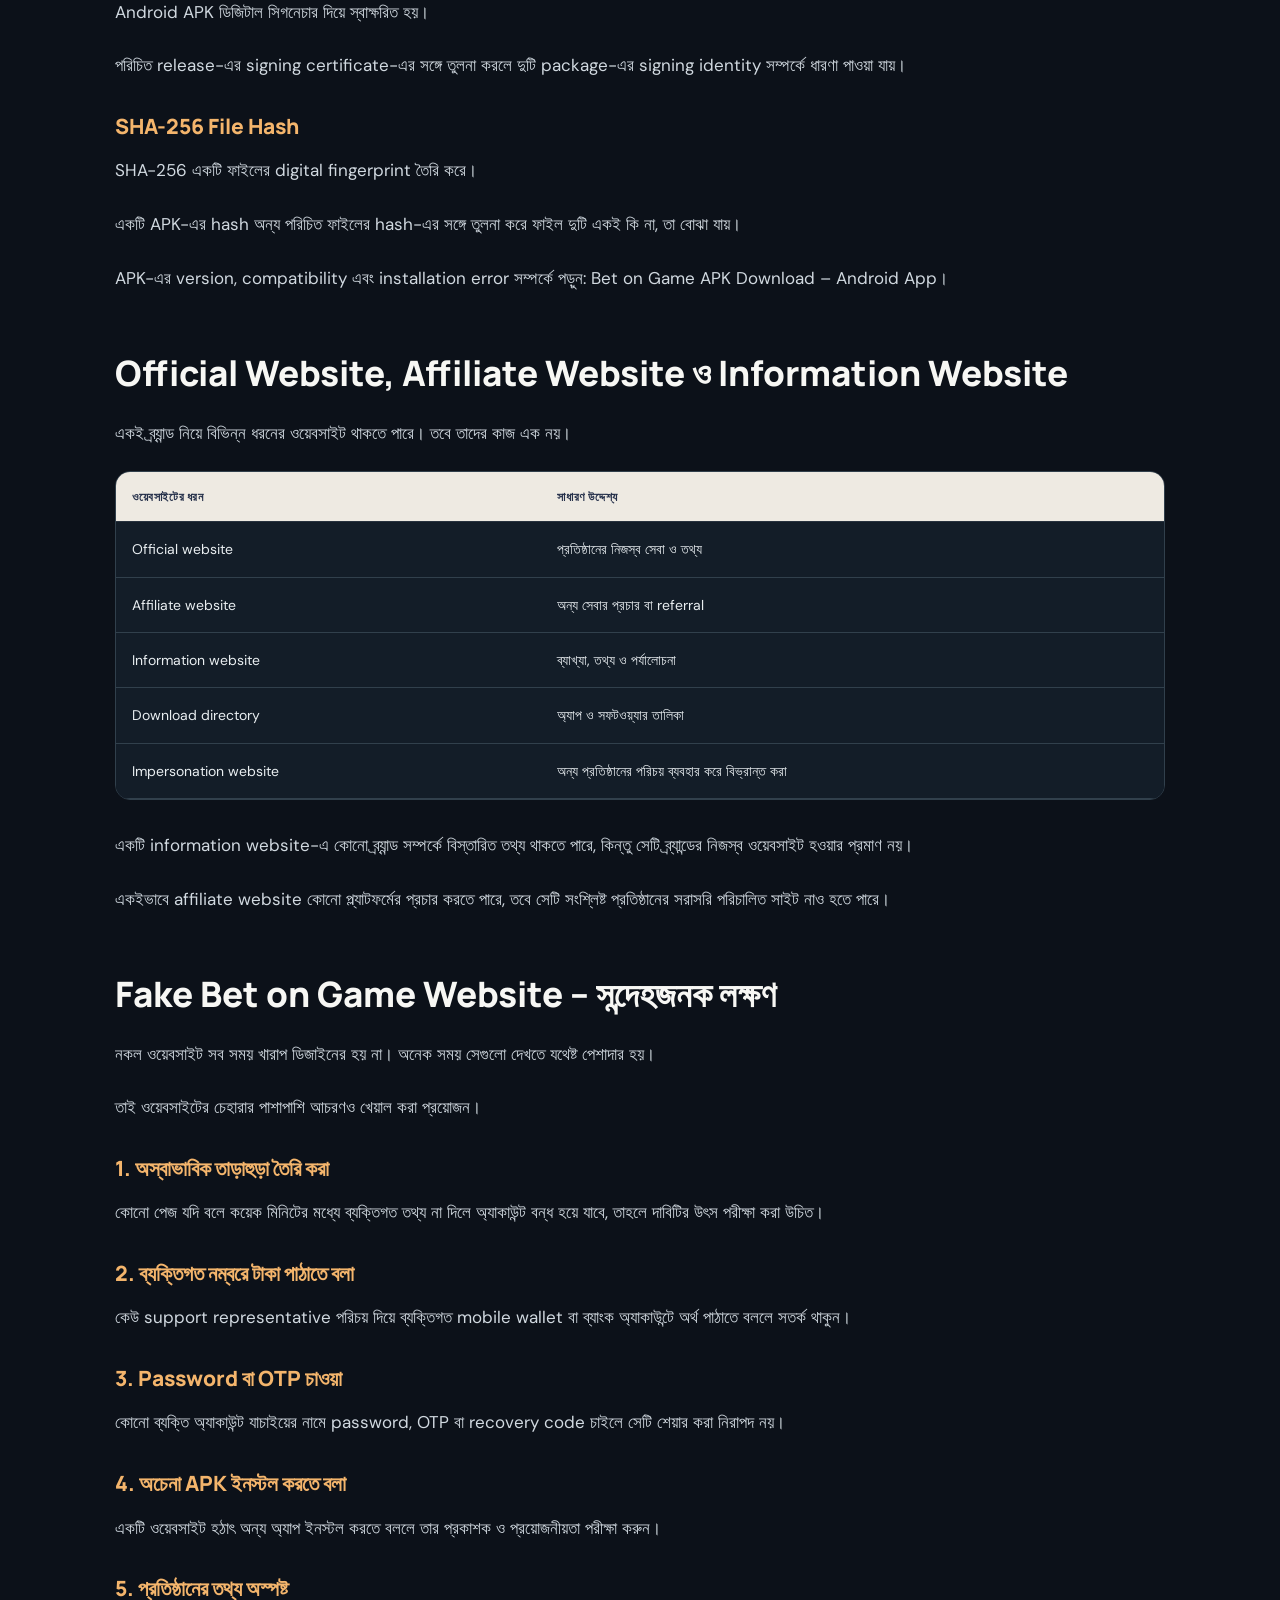
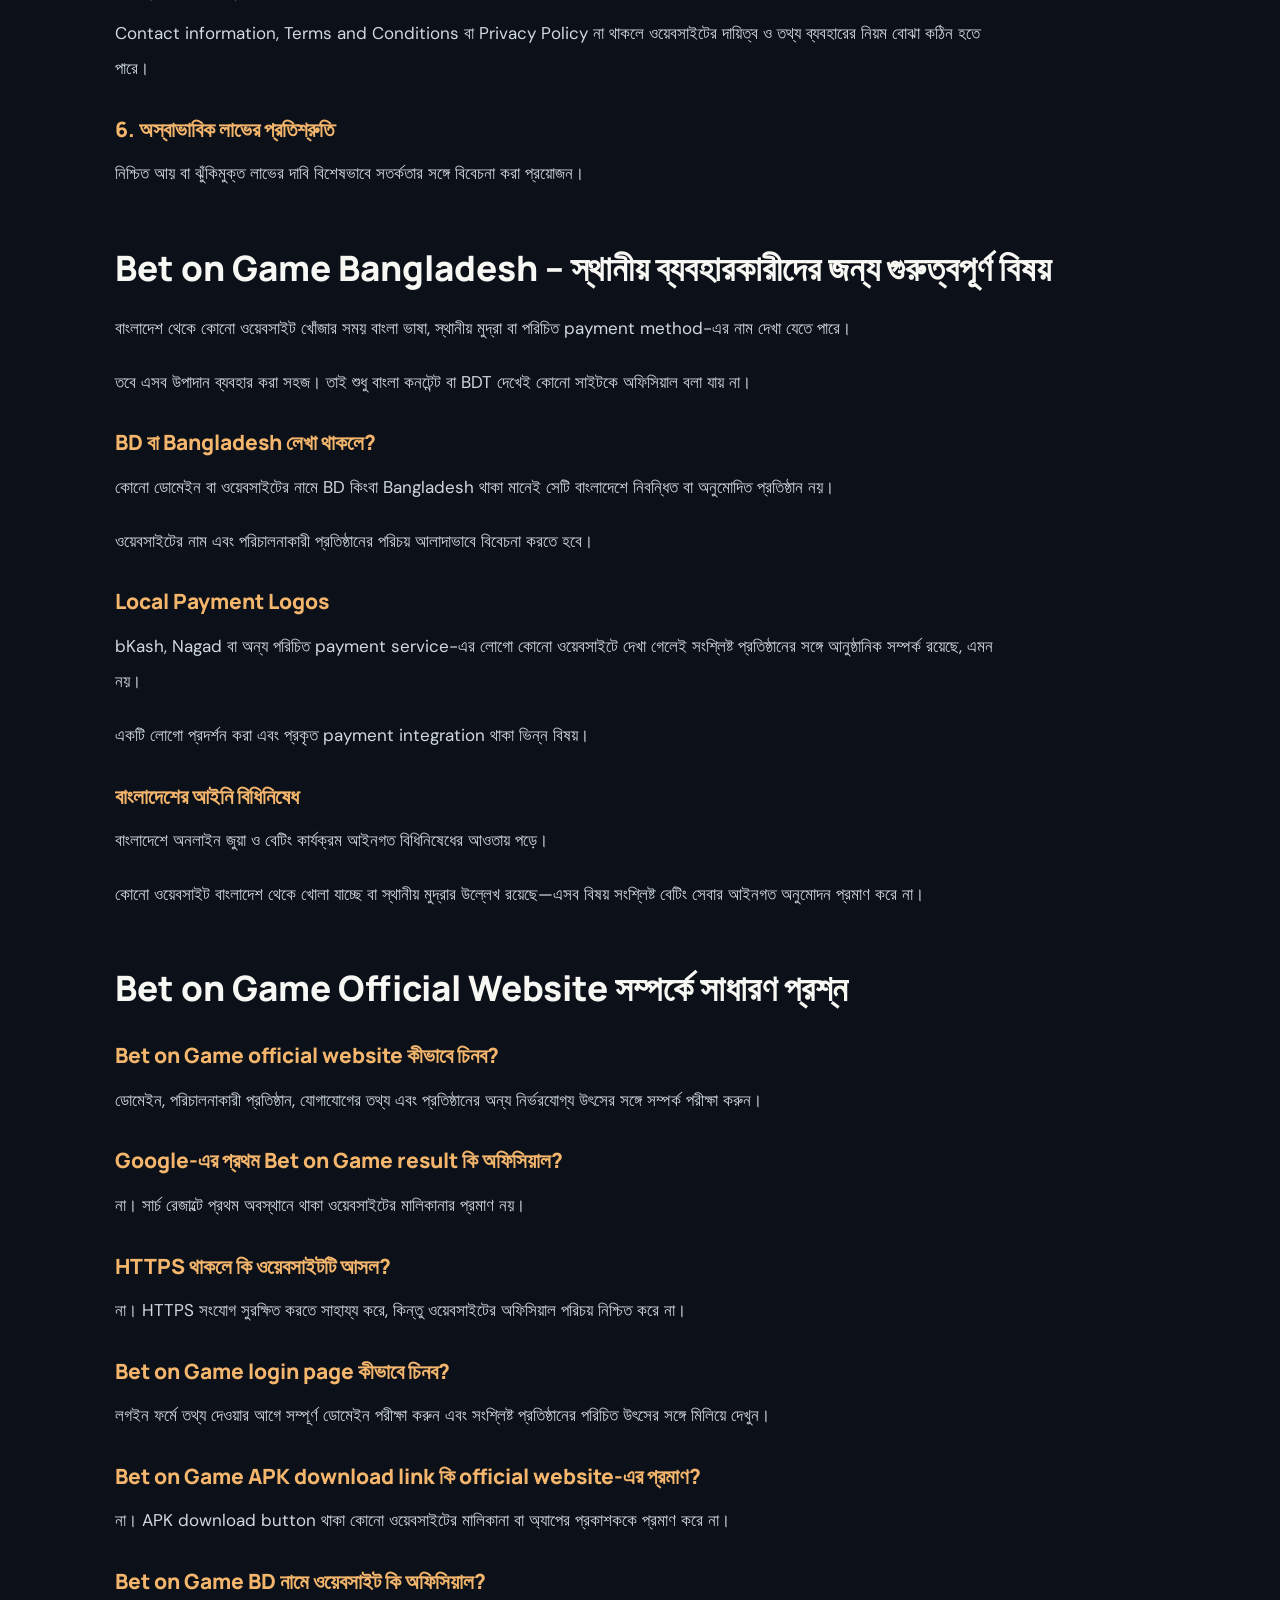
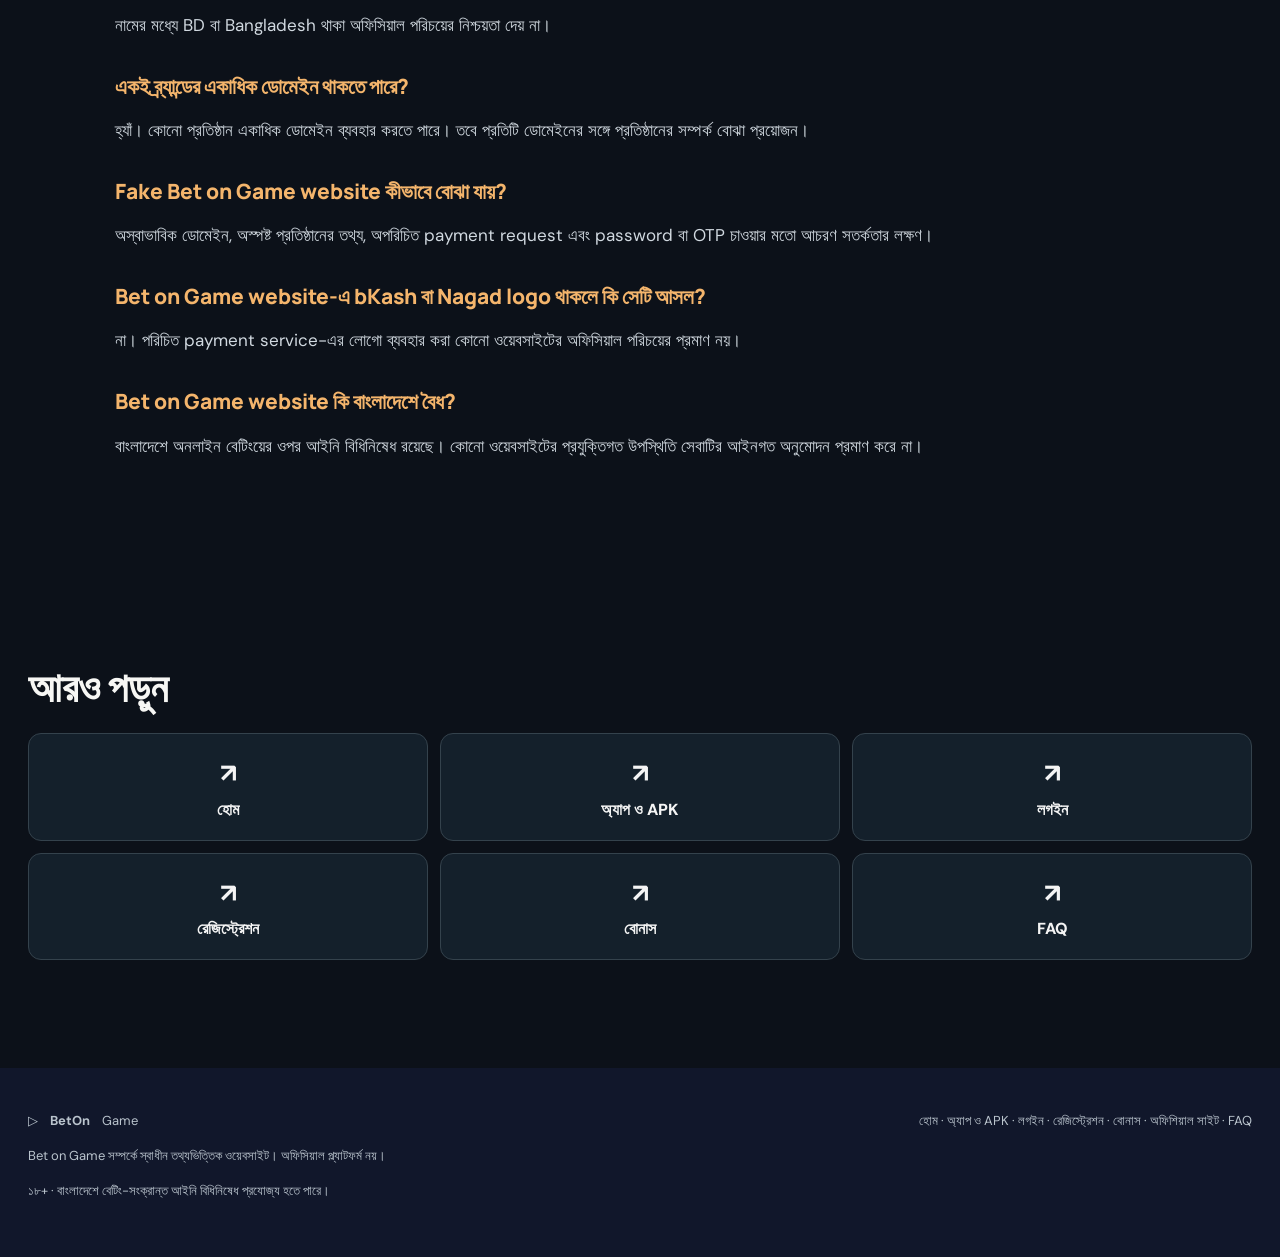
<file: official-website/index.html>
<!DOCTYPE html>

<html lang="bn-BD"><head><meta charset="utf-8"/><meta content="width=device-width, initial-scale=1" name="viewport"/><meta content="#171d31" name="theme-color"/><title>Bet on Game Official Website – আসল সাইট ও Login URL</title><meta content="Bet on Game official website খুঁজছেন? আসল ডোমেইন, নকল ওয়েবসাইট, login URL, HTTPS ও APK download link চেনার উপায় জানুন।" name="description"/><meta content="OcO6SEF6Yd6gTLhYc5qlhoDZafXLxsuk9HwTfhQTQ_E" name="google-site-verification"/><link href="https://bet-on-game-bd.com/official-website/" rel="canonical"/><link href="/assets/favicon.svg" rel="icon" type="image/svg+xml"/><link href="/assets/style.css" rel="stylesheet"/><meta content="website" property="og:type"/><meta content="bn_BD" property="og:locale"/><meta content="Bet on Game Official Website – আসল সাইট ও Login URL" property="og:title"/><meta content="Bet on Game official website খুঁজছেন? আসল ডোমেইন, নকল ওয়েবসাইট, login URL, HTTPS ও APK download link চেনার উপায় জানুন।" property="og:description"/><meta content="https://bet-on-game-bd.com/official-website/" property="og:url"/><script type="application/ld+json">{"@context": "https://schema.org", "@type": "WebPage", "name": "Bet on Game Official Website – আসল সাইট ও Login URL", "description": "Bet on Game official website খুঁজছেন? আসল ডোমেইন, নকল ওয়েবসাইট, login URL, HTTPS ও APK download link চেনার উপায় জানুন।", "url": "https://bet-on-game-bd.com/official-website/", "inLanguage": "bn-BD", "isPartOf": {"@type": "WebSite", "name": "Bet on Game Bangladesh", "url": "https://bet-on-game-bd.com/"}}</script></head><body><header class="site-header"><div class="wrap header-inner"><a aria-label="Bet on Game Bangladesh homepage" class="brand" href="/"><span class="brand-symbol">B<span>↗</span></span><span class="brand-word">BET<span>ON</span>GAME<small>BD EDITION</small></span></a><button aria-expanded="false" aria-label="Toggle navigation" class="menu-toggle">☰</button><nav aria-label="Main navigation" class="nav"><a href="/app-download/">অ্যাপ ও APK</a><a href="/login/">লগইন</a><a href="/registration/">রেজিস্ট্রেশন</a><a href="/bonus-promo-code/">বোনাস</a><a href="/official-website/">ওয়েবসাইট</a><a href="/faq/">FAQ</a><a class="btn nav-cta" href="/go-bd-platform/" rel="nofollow sponsored">প্ল্যাটফর্মে যান ↗</a></nav></div></header><main class="wrap"><section class="page-hero" style="--page-art:url(/assets/hero-cinema.webp)"><div aria-hidden="true" class="page-hero-glow"></div></section><article class="article-content"><h1>Bet on Game Official Website – আসল সাইট ও ডোমেইন চেনার উপায়</h1>
<p>Bet on Game official website খুঁজতে গিয়ে একই নামের একাধিক ওয়েবসাইট দেখতে পারেন। কোনো পেজে Official লেখা থাকে, কোথাও login button, আবার কিছু সাইটে APK download বা bonus-এর বিজ্ঞাপন দেখা যায়। কিন্তু নাম, লোগো কিংবা সার্চ রেজাল্টের অবস্থান দিয়ে একটি ওয়েবসাইটের মালিকানা বোঝা যায় না।</p>
<p>বিশেষ করে মোবাইল থেকে সার্চ করার সময় পুরো URL না দেখেই লিংকে প্রবেশ করা সহজ। এতে একই রকম বানানের ডোমেইন, অপরিচিত subdomain বা অন্য ওয়েবসাইটে redirect হওয়ার মতো বিষয় চোখ এড়িয়ে যেতে পারে।</p>
<p>প্রথমে ওয়েব ঠিকানা ও অ্যাকাউন্টের নিরাপত্তা যাচাই করুন। এরপর আপনার প্রয়োজন অনুযায়ী নিচের ধাপগুলো অনুসরণ করুন; শর্ত বা স্ক্রিনের অপশন বদলে গেলে প্ল্যাটফর্মে দেখানো বর্তমান তথ্যই প্রযোজ্য।</p>
<section aria-label="Bet on Game welcome promotion" class="promo-feature"><div class="promo-feature__copy"><div class="promo-feature__brand">BET <span>ON</span> GAME <i>★</i></div><div class="promo-feature__eyebrow">WELCOME OFFER</div><h2>130% Welcome Bonus <em>+ 175 Free Spins</em></h2><p>প্রথম ডিপোজিটের বোনাস ও ফ্রি স্পিন সম্পর্কে বিস্তারিত দেখুন। অফার নেওয়ার আগে ন্যূনতম ডিপোজিট, ওয়েজারিং ও যোগ্যতার শর্ত দেখে নিন।</p></div><div class="promo-feature__ticket"><div class="promo-feature__ticket-top"><span>PROMO CODE</span><span class="promo-feature__sparkle">✦</span></div><div class="promo-feature__code">BETONGAME</div><div class="promo-feature__offer">130% + 175 FS</div><a class="promo-feature__button" href="/go-bd-platform/" rel="nofollow sponsored">বোনাস দেখুন <span aria-hidden="true">↗</span></a><small>অফারের প্রাপ্যতা ও শর্ত প্ল্যাটফর্মে যাচাই করুন।</small></div></section>
<h2>Bet on Game Official Site – কোন তথ্যগুলো গুরুত্বপূর্ণ?</h2>
<p>একটি ওয়েবসাইটের নামের মধ্যে Bet on Game থাকলেই সেটি সংশ্লিষ্ট প্রতিষ্ঠানের নিজস্ব ওয়েবসাইট হয়ে যায় না।</p>
<p>ওয়েবসাইটের পরিচয় বোঝার জন্য সবচেয়ে গুরুত্বপূর্ণ হলো ডোমেইনটির সঙ্গে পরিচালনাকারী প্রতিষ্ঠানের সম্পর্ক।</p>
<p>সাইটের footer, Terms and Conditions, Privacy Policy এবং Contact বিভাগে প্রতিষ্ঠানের তথ্য থাকতে পারে। এসব তথ্য অন্য নির্ভরযোগ্য উৎসের সঙ্গে মিলিয়ে দেখা যায়।</p>
<div class="table-wrap"><table><tr><th>কী পরীক্ষা করবেন</th><th>কেন গুরুত্বপূর্ণ</th></tr><tr><td>Domain name</td><td>ওয়েবসাইটের প্রকৃত ঠিকানা</td></tr><tr><td>Company বা Operator</td><td>কে সেবাটি পরিচালনা করছে</td></tr><tr><td>Contact details</td><td>প্রতিষ্ঠানের যোগাযোগের মাধ্যম</td></tr><tr><td>Terms and Conditions</td><td>সেবার নিয়ম ও দায়িত্ব</td></tr><tr><td>Privacy Policy</td><td>ব্যক্তিগত তথ্য ব্যবহারের নিয়ম</td></tr><tr><td>Official references</td><td>প্রতিষ্ঠানের অন্য উৎসের সঙ্গে সম্পর্ক</td></tr><tr><td>Login domain</td><td>অ্যাকাউন্টের তথ্য কোথায় পাঠানো হচ্ছে</td></tr><tr><td>App publisher</td><td>APK বা অ্যাপটি কে প্রকাশ করেছে</td></tr></table></div>
<p>একটি পরিচিত নাম বা সুন্দর ডিজাইনের চেয়ে এসব তথ্য ওয়েবসাইটের পরিচয় বোঝার ক্ষেত্রে বেশি কার্যকর।</p>
<h2>Website Domain কীভাবে পড়বেন?</h2>
<p>নকল ওয়েবসাইট চেনার জন্য URL-এর গঠন বোঝা খুব কাজে আসে।</p>
<p>একটি ওয়েব ঠিকানায় protocol, domain, subdomain এবং page path থাকতে পারে। এগুলো এক জিনিস নয়।</p>
<h3>Domain ও Subdomain-এর পার্থক্য</h3>
<p>ধরা যাক, একটি উদাহরণ URL:</p>
<p>https://account.example.com/login</p>
<p>এখানে:</p>
<p>example.com হলো মূল নিবন্ধিত ডোমেইন।</p>
<p>account হলো subdomain।</p>
<p>/login হলো পেজের path।</p>
<p>এবার আরেকটি URL দেখুন:</p>
<p>https://example.com.account-check.net/login</p>
<p>এখানে প্রকৃত নিবন্ধিত ডোমেইন হলো account-check.net। শুরুতে example.com লেখা থাকলেও এই ঠিকানাটি example.com-এর অংশ নয়।</p>
<p>এ ধরনের URL ব্যবহার করে পরিচিত ওয়েবসাইটের মতো দেখানোর চেষ্টা করা হতে পারে।</p>
<h3>একই রকম বানানের ডোমেইন</h3>
<p>কিছু ওয়েবসাইটে পরিচিত নামের একটি অক্ষর পরিবর্তন করা হয় অথবা অতিরিক্ত শব্দ যোগ করা হয়।</p>
<p>উদাহরণ হিসেবে:</p>
<div class="table-wrap"><table><tr><th>উদাহরণ</th><th>কী খেয়াল করবেন</th></tr><tr><td>example.com</td><td>মূল ডোমেইন</td></tr><tr><td>examp1e.com</td><td>l-এর জায়গায় 1</td></tr><tr><td>example-login.net</td><td>ভিন্ন ডোমেইন</td></tr><tr><td>example.com.fake-site.net</td><td>প্রকৃত ডোমেইন fake-site.net</td></tr><tr><td>example.com/login</td><td>মূল ডোমেইনের একটি path</td></tr></table></div>
<p>এগুলো কেবল URL বোঝানোর উদাহরণ, Bet on Game-এর ডোমেইন নয়।</p>
<p>মোবাইলের ছোট স্ক্রিনে ঠিকানার শেষ অংশ দেখা না গেলে address bar থেকে সম্পূর্ণ URL পরীক্ষা করা গুরুত্বপূর্ণ।</p>
<h2>Google Search-এ প্রথম Result কি Official Website?</h2>
<p>Google-এ bet on game official website সার্চ করলে বিভিন্ন ধরনের ফলাফল দেখা যেতে পারে।</p>
<p>এর মধ্যে ব্র্যান্ড-সংক্রান্ত তথ্যভিত্তিক পেজ, affiliate website, download directory এবং বিজ্ঞাপন থাকতে পারে।</p>
<p>সার্চ রেজাল্টের প্রথম অবস্থানে থাকা মানেই কোনো ওয়েবসাইট সংশ্লিষ্ট প্রতিষ্ঠানের মালিকানাধীন নয়।</p>
<h3>Sponsored Result ও Organic Result</h3>
<p>Google Search-এ বিজ্ঞাপন এবং সাধারণ সার্চ রেজাল্ট আলাদা ধরনের ফলাফল।</p>
<p>কোনো প্রতিষ্ঠান বিজ্ঞাপন দিতে পারে, আবার অন্য কোনো ওয়েবসাইটও একই ব্র্যান্ডের নাম ব্যবহার করে বিজ্ঞাপন প্রচার করতে পারে।</p>
<p>তাই বিজ্ঞাপনের উপস্থিতি ওয়েবসাইটের অফিসিয়াল পরিচয়ের প্রমাণ নয়।</p>
<h3>Page Title-এ Official লেখা থাকলে?</h3>
<p>কোনো পেজের title-এ Official Website, Official Login বা Original App লেখা থাকতে পারে।</p>
<p>এসব শব্দ ওয়েবসাইটের প্রকাশক নিজেই ব্যবহার করতে পারেন। তাই title-এর পাশাপাশি ডোমেইন ও প্রতিষ্ঠানের পরিচয় দেখা প্রয়োজন।</p>
<h2>HTTPS থাকলে কি Bet on Game Website নিরাপদ?</h2>
<p>HTTPS ওয়েবসাইট ও ব্রাউজারের মধ্যে তথ্য আদান-প্রদানের সংযোগ এনক্রিপ্ট করতে সাহায্য করে।</p>
<p>এটি গুরুত্বপূর্ণ, বিশেষ করে যখন কোনো ওয়েবসাইটে পাসওয়ার্ড বা ব্যক্তিগত তথ্য ব্যবহার করা হয়।</p>
<p>তবে HTTPS থাকা এবং ওয়েবসাইটটি আসল প্রতিষ্ঠানের মালিকানাধীন হওয়া দুটি আলাদা বিষয়।</p>
<h3>HTTPS কী সুরক্ষা দেয়?</h3>
<p>HTTPS সংযোগের মাধ্যমে পাঠানো তথ্য মাঝপথে পড়া বা পরিবর্তন করার ঝুঁকি কমায়।</p>
<p>কিন্তু এটি ওয়েবসাইটের সব তথ্য সত্য কিংবা তার পরিচালনাকারী বিশ্বস্ত—এমন নিশ্চয়তা দেয় না।</p>
<h3>Android Chrome-এ Site Information</h3>
<p>Chrome ব্রাউজারে address bar-এর পাশের site information control থেকে সংযোগ-সংক্রান্ত তথ্য দেখা যায়।</p>
<p>ব্রাউজারের সংস্করণ অনুযায়ী এই control-এর অবস্থান বা চেহারা পরিবর্তিত হতে পারে।</p>
<p>এখানে সংযোগের নিরাপত্তা সম্পর্কে তথ্য পাওয়া গেলেও ওয়েবসাইটের মালিকানা আলাদাভাবে পরীক্ষা করতে হয়।</p>
<h2>Bet on Game Login Page – আসল Login URL চেনার উপায়</h2>
<p>একটি নকল login page দেখতে আসল ওয়েবসাইটের মতো হতে পারে।</p>
<p>একই logo, colour scheme, button এবং account form ব্যবহার করলেও সেটি ভিন্ন ডোমেইনে পরিচালিত হতে পারে।</p>
<h3>Login Page-এর URL পরীক্ষা করুন</h3>
<p>লগইন ফর্মে তথ্য দেওয়ার আগে সম্পূর্ণ domain name দেখুন।</p>
<p>বিশেষ করে পরিচিত ব্র্যান্ডের নামের সঙ্গে অপরিচিত শব্দ, অতিরিক্ত অক্ষর বা ভিন্ন domain extension থাকলে সেটি খেয়াল করুন।</p>
<h3>Login Redirect কী?</h3>
<p>কিছু ওয়েবসাইট লগইনের জন্য আলাদা authentication page ব্যবহার করে।</p>
<p>একটি redirect হওয়া মানেই সেটি ক্ষতিকর নয়। তবে নতুন ডোমেইনটি সংশ্লিষ্ট সেবার অংশ কি না, তা বোঝা গুরুত্বপূর্ণ।</p>
<h3>Fake Login Page-এর লক্ষণ</h3>
<p>সন্দেহজনক login page-এ কিছু আচরণ দেখা যেতে পারে:</p>
<p>Password-এর পাশাপাশি অপ্রাসঙ্গিক ব্যক্তিগত তথ্য চাওয়া।</p>
<p>OTP বা recovery code অন্য ব্যক্তিকে পাঠাতে বলা।</p>
<p>Account unlock করার জন্য ব্যক্তিগত নম্বরে টাকা চাওয়া।</p>
<p>অপ্রত্যাশিতভাবে অন্য ডোমেইনে নিয়ে যাওয়া।</p>
<p>Remote-access application ইনস্টল করতে বলা।</p>
<p>অ্যাকাউন্ট-সংক্রান্ত সমস্যা সম্পর্কে আরও জানতে পড়ুন: Bet on Game Login – মোবাইল লগইন ও নিরাপত্তা।</p>
<h2>Bet on Game APK Download Link – কোন বিষয়গুলো দেখবেন?</h2>
<p>অনেক download website-এ Bet on Game নাম ব্যবহার করে APK ফাইলের বিজ্ঞাপন থাকতে পারে।</p>
<p>কিন্তু একটি download button, app icon বা screenshot দিয়ে সফটওয়্যারের প্রকৃত প্রকাশক শনাক্ত করা যায় না।</p>
<h3>App Publisher</h3>
<p>অ্যাপটি কোন প্রতিষ্ঠান প্রকাশ করেছে, তা জানা গুরুত্বপূর্ণ।</p>
<p>একই নামের অ্যাপ বিভিন্ন developer তৈরি করতে পারেন। তাই শুধু নাম দেখে দুটি APK-কে একই সফটওয়্যার মনে করা উচিত নয়।</p>
<h3>Android Package ID</h3>
<p>Package ID Android অ্যাপের প্রযুক্তিগত পরিচয়ের একটি অংশ।</p>
<p>এটি একই ধরনের নামের অ্যাপ আলাদা করতে এবং update compatibility বুঝতে সাহায্য করে।</p>
<h3>Digital Signature</h3>
<p>Android APK ডিজিটাল সিগনেচার দিয়ে স্বাক্ষরিত হয়।</p>
<p>পরিচিত release-এর signing certificate-এর সঙ্গে তুলনা করলে দুটি package-এর signing identity সম্পর্কে ধারণা পাওয়া যায়।</p>
<h3>SHA-256 File Hash</h3>
<p>SHA-256 একটি ফাইলের digital fingerprint তৈরি করে।</p>
<p>একটি APK-এর hash অন্য পরিচিত ফাইলের hash-এর সঙ্গে তুলনা করে ফাইল দুটি একই কি না, তা বোঝা যায়।</p>
<p>APK-এর version, compatibility এবং installation error সম্পর্কে পড়ুন: Bet on Game APK Download – Android App।</p>
<h2>Official Website, Affiliate Website ও Information Website</h2>
<p>একই ব্র্যান্ড নিয়ে বিভিন্ন ধরনের ওয়েবসাইট থাকতে পারে। তবে তাদের কাজ এক নয়।</p>
<div class="table-wrap"><table><tr><th>ওয়েবসাইটের ধরন</th><th>সাধারণ উদ্দেশ্য</th></tr><tr><td>Official website</td><td>প্রতিষ্ঠানের নিজস্ব সেবা ও তথ্য</td></tr><tr><td>Affiliate website</td><td>অন্য সেবার প্রচার বা referral</td></tr><tr><td>Information website</td><td>ব্যাখ্যা, তথ্য ও পর্যালোচনা</td></tr><tr><td>Download directory</td><td>অ্যাপ ও সফটওয়্যার তালিকা</td></tr><tr><td>Impersonation website</td><td>অন্য প্রতিষ্ঠানের পরিচয় ব্যবহার করে বিভ্রান্ত করা</td></tr></table></div>
<p>একটি information website-এ কোনো ব্র্যান্ড সম্পর্কে বিস্তারিত তথ্য থাকতে পারে, কিন্তু সেটি ব্র্যান্ডের নিজস্ব ওয়েবসাইট হওয়ার প্রমাণ নয়।</p>
<p>একইভাবে affiliate website কোনো প্ল্যাটফর্মের প্রচার করতে পারে, তবে সেটি সংশ্লিষ্ট প্রতিষ্ঠানের সরাসরি পরিচালিত সাইট নাও হতে পারে।</p>
<h2>Fake Bet on Game Website – সন্দেহজনক লক্ষণ</h2>
<p>নকল ওয়েবসাইট সব সময় খারাপ ডিজাইনের হয় না। অনেক সময় সেগুলো দেখতে যথেষ্ট পেশাদার হয়।</p>
<p>তাই ওয়েবসাইটের চেহারার পাশাপাশি আচরণও খেয়াল করা প্রয়োজন।</p>
<h3>1. অস্বাভাবিক তাড়াহুড়া তৈরি করা</h3>
<p>কোনো পেজ যদি বলে কয়েক মিনিটের মধ্যে ব্যক্তিগত তথ্য না দিলে অ্যাকাউন্ট বন্ধ হয়ে যাবে, তাহলে দাবিটির উৎস পরীক্ষা করা উচিত।</p>
<h3>2. ব্যক্তিগত নম্বরে টাকা পাঠাতে বলা</h3>
<p>কেউ support representative পরিচয় দিয়ে ব্যক্তিগত mobile wallet বা ব্যাংক অ্যাকাউন্টে অর্থ পাঠাতে বললে সতর্ক থাকুন।</p>
<h3>3. Password বা OTP চাওয়া</h3>
<p>কোনো ব্যক্তি অ্যাকাউন্ট যাচাইয়ের নামে password, OTP বা recovery code চাইলে সেটি শেয়ার করা নিরাপদ নয়।</p>
<h3>4. অচেনা APK ইনস্টল করতে বলা</h3>
<p>একটি ওয়েবসাইট হঠাৎ অন্য অ্যাপ ইনস্টল করতে বললে তার প্রকাশক ও প্রয়োজনীয়তা পরীক্ষা করুন।</p>
<h3>5. প্রতিষ্ঠানের তথ্য অস্পষ্ট</h3>
<p>Contact information, Terms and Conditions বা Privacy Policy না থাকলে ওয়েবসাইটের দায়িত্ব ও তথ্য ব্যবহারের নিয়ম বোঝা কঠিন হতে পারে।</p>
<h3>6. অস্বাভাবিক লাভের প্রতিশ্রুতি</h3>
<p>নিশ্চিত আয় বা ঝুঁকিমুক্ত লাভের দাবি বিশেষভাবে সতর্কতার সঙ্গে বিবেচনা করা প্রয়োজন।</p>
<h2>Bet on Game Bangladesh – স্থানীয় ব্যবহারকারীদের জন্য গুরুত্বপূর্ণ বিষয়</h2>
<p>বাংলাদেশ থেকে কোনো ওয়েবসাইট খোঁজার সময় বাংলা ভাষা, স্থানীয় মুদ্রা বা পরিচিত payment method-এর নাম দেখা যেতে পারে।</p>
<p>তবে এসব উপাদান ব্যবহার করা সহজ। তাই শুধু বাংলা কনটেন্ট বা BDT দেখেই কোনো সাইটকে অফিসিয়াল বলা যায় না।</p>
<h3>BD বা Bangladesh লেখা থাকলে?</h3>
<p>কোনো ডোমেইন বা ওয়েবসাইটের নামে BD কিংবা Bangladesh থাকা মানেই সেটি বাংলাদেশে নিবন্ধিত বা অনুমোদিত প্রতিষ্ঠান নয়।</p>
<p>ওয়েবসাইটের নাম এবং পরিচালনাকারী প্রতিষ্ঠানের পরিচয় আলাদাভাবে বিবেচনা করতে হবে।</p>
<h3>Local Payment Logos</h3>
<p>bKash, Nagad বা অন্য পরিচিত payment service-এর লোগো কোনো ওয়েবসাইটে দেখা গেলেই সংশ্লিষ্ট প্রতিষ্ঠানের সঙ্গে আনুষ্ঠানিক সম্পর্ক রয়েছে, এমন নয়।</p>
<p>একটি লোগো প্রদর্শন করা এবং প্রকৃত payment integration থাকা ভিন্ন বিষয়।</p>
<h3>বাংলাদেশের আইনি বিধিনিষেধ</h3>
<p>বাংলাদেশে অনলাইন জুয়া ও বেটিং কার্যক্রম আইনগত বিধিনিষেধের আওতায় পড়ে।</p>
<p>কোনো ওয়েবসাইট বাংলাদেশ থেকে খোলা যাচ্ছে বা স্থানীয় মুদ্রার উল্লেখ রয়েছে—এসব বিষয় সংশ্লিষ্ট বেটিং সেবার আইনগত অনুমোদন প্রমাণ করে না।</p>
<h2>Bet on Game Official Website সম্পর্কে সাধারণ প্রশ্ন</h2>
<h3>Bet on Game official website কীভাবে চিনব?</h3>
<p>ডোমেইন, পরিচালনাকারী প্রতিষ্ঠান, যোগাযোগের তথ্য এবং প্রতিষ্ঠানের অন্য নির্ভরযোগ্য উৎসের সঙ্গে সম্পর্ক পরীক্ষা করুন।</p>
<h3>Google-এর প্রথম Bet on Game result কি অফিসিয়াল?</h3>
<p>না। সার্চ রেজাল্টে প্রথম অবস্থানে থাকা ওয়েবসাইটের মালিকানার প্রমাণ নয়।</p>
<h3>HTTPS থাকলে কি ওয়েবসাইটটি আসল?</h3>
<p>না। HTTPS সংযোগ সুরক্ষিত করতে সাহায্য করে, কিন্তু ওয়েবসাইটের অফিসিয়াল পরিচয় নিশ্চিত করে না।</p>
<h3>Bet on Game login page কীভাবে চিনব?</h3>
<p>লগইন ফর্মে তথ্য দেওয়ার আগে সম্পূর্ণ ডোমেইন পরীক্ষা করুন এবং সংশ্লিষ্ট প্রতিষ্ঠানের পরিচিত উৎসের সঙ্গে মিলিয়ে দেখুন।</p>
<h3>Bet on Game APK download link কি official website-এর প্রমাণ?</h3>
<p>না। APK download button থাকা কোনো ওয়েবসাইটের মালিকানা বা অ্যাপের প্রকাশককে প্রমাণ করে না।</p>
<h3>Bet on Game BD নামে ওয়েবসাইট কি অফিসিয়াল?</h3>
<p>নামের মধ্যে BD বা Bangladesh থাকা অফিসিয়াল পরিচয়ের নিশ্চয়তা দেয় না।</p>
<h3>একই ব্র্যান্ডের একাধিক ডোমেইন থাকতে পারে?</h3>
<p>হ্যাঁ। কোনো প্রতিষ্ঠান একাধিক ডোমেইন ব্যবহার করতে পারে। তবে প্রতিটি ডোমেইনের সঙ্গে প্রতিষ্ঠানের সম্পর্ক বোঝা প্রয়োজন।</p>
<h3>Fake Bet on Game website কীভাবে বোঝা যায়?</h3>
<p>অস্বাভাবিক ডোমেইন, অস্পষ্ট প্রতিষ্ঠানের তথ্য, অপরিচিত payment request এবং password বা OTP চাওয়ার মতো আচরণ সতর্কতার লক্ষণ।</p>
<h3>Bet on Game website-এ bKash বা Nagad logo থাকলে কি সেটি আসল?</h3>
<p>না। পরিচিত payment service-এর লোগো ব্যবহার করা কোনো ওয়েবসাইটের অফিসিয়াল পরিচয়ের প্রমাণ নয়।</p>
<h3>Bet on Game website কি বাংলাদেশে বৈধ?</h3>
<p>বাংলাদেশে অনলাইন বেটিংয়ের ওপর আইনি বিধিনিষেধ রয়েছে। কোনো ওয়েবসাইটের প্রযুক্তিগত উপস্থিতি সেবাটির আইনগত অনুমোদন প্রমাণ করে না।</p></article><section class="section"><h2>আরও পড়ুন</h2><div class="quick-links"><a href="/"><span>↗</span>হোম</a><a href="/app-download/"><span>↗</span>অ্যাপ ও APK</a><a href="/login/"><span>↗</span>লগইন</a><a href="/registration/"><span>↗</span>রেজিস্ট্রেশন</a><a href="/bonus-promo-code/"><span>↗</span>বোনাস</a><a href="/faq/"><span>↗</span>FAQ</a></div></section></main><footer class="footer"><div class="wrap footer-inner"><div><a class="brand" href="/"><span class="mark">▷</span><b>BetOn</b><span>Game</span></a><p>Bet on Game সম্পর্কে স্বাধীন তথ্যভিত্তিক ওয়েবসাইট। অফিসিয়াল প্ল্যাটফর্ম নয়।</p><p>১৮+ · বাংলাদেশে বেটিং-সংক্রান্ত আইনি বিধিনিষেধ প্রযোজ্য হতে পারে।</p></div><div><a href="/">হোম</a> · <a href="/app-download/">অ্যাপ ও APK</a> · <a href="/login/">লগইন</a> · <a href="/registration/">রেজিস্ট্রেশন</a> · <a href="/bonus-promo-code/">বোনাস</a> · <a href="/official-website/">অফিশিয়াল সাইট</a> · <a href="/faq/">FAQ</a></div></div></footer><script defer="" src="/assets/site.js"></script></body></html>
</file>
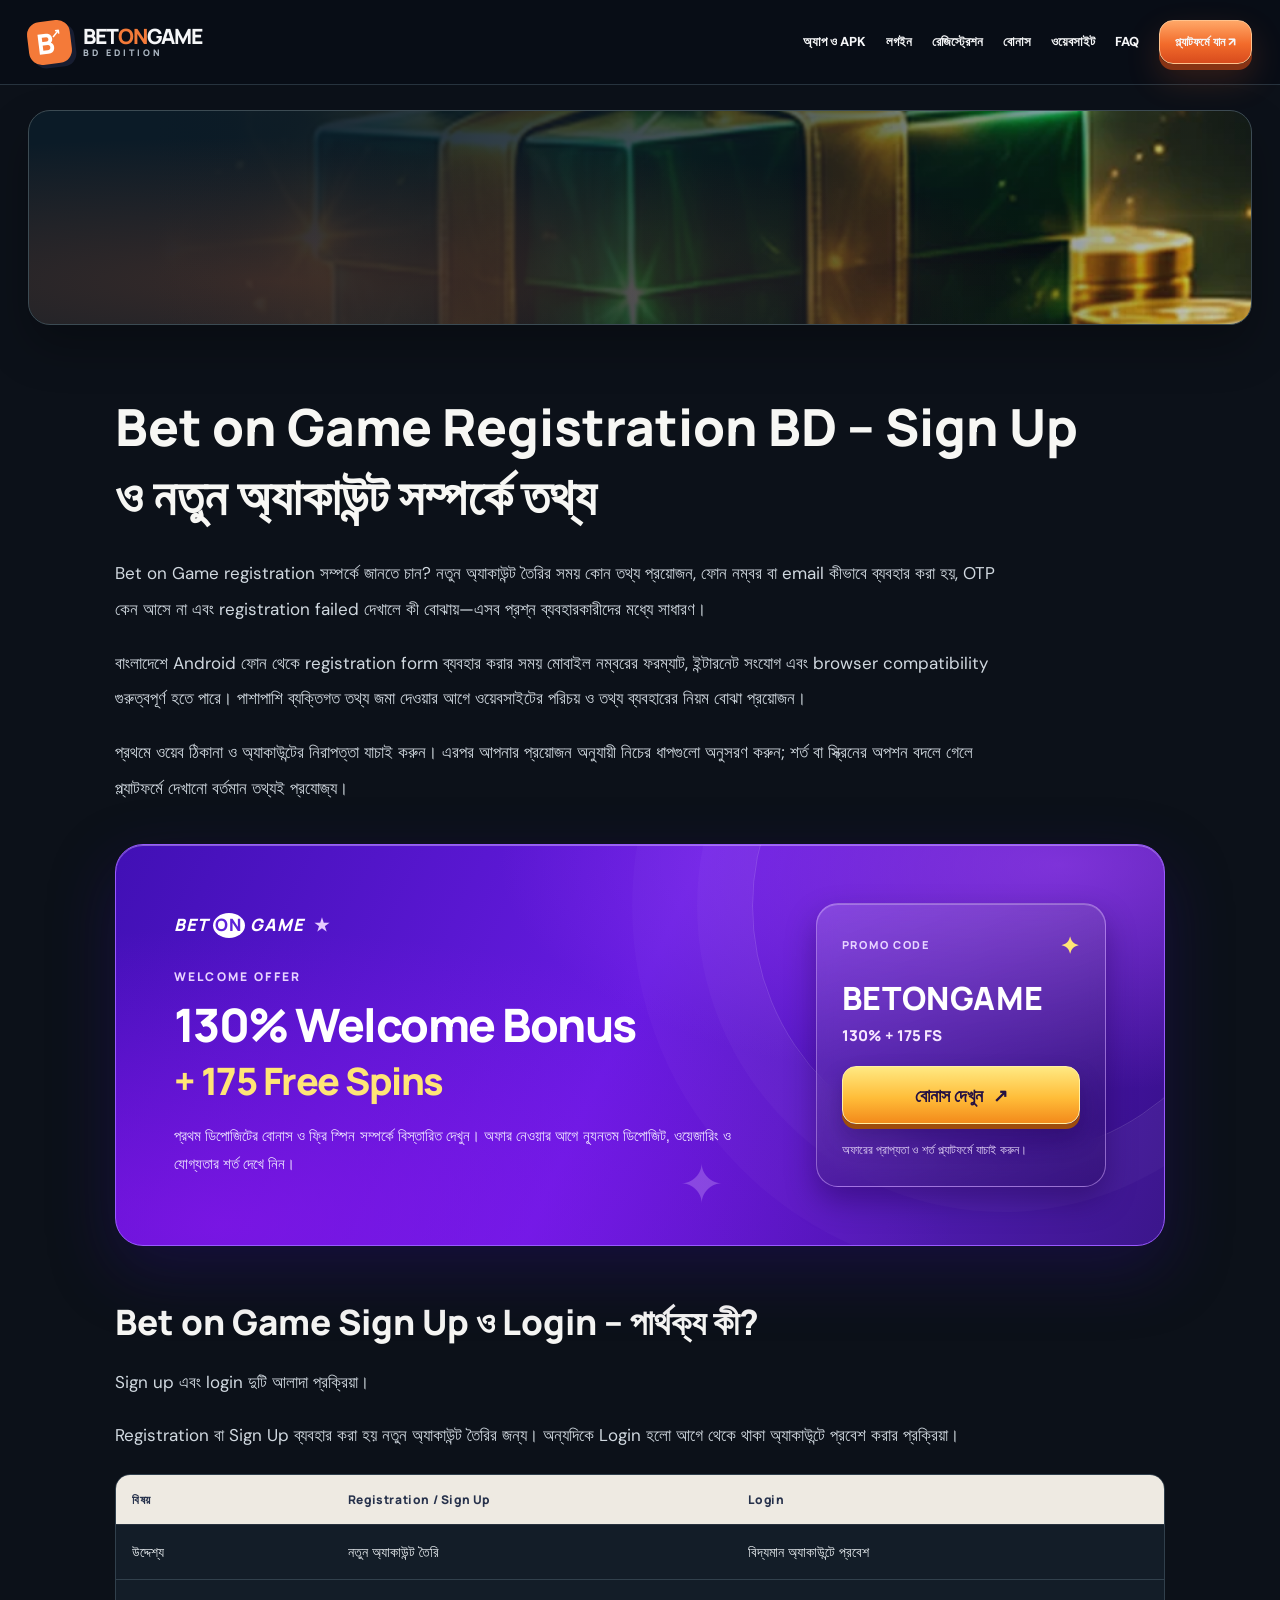
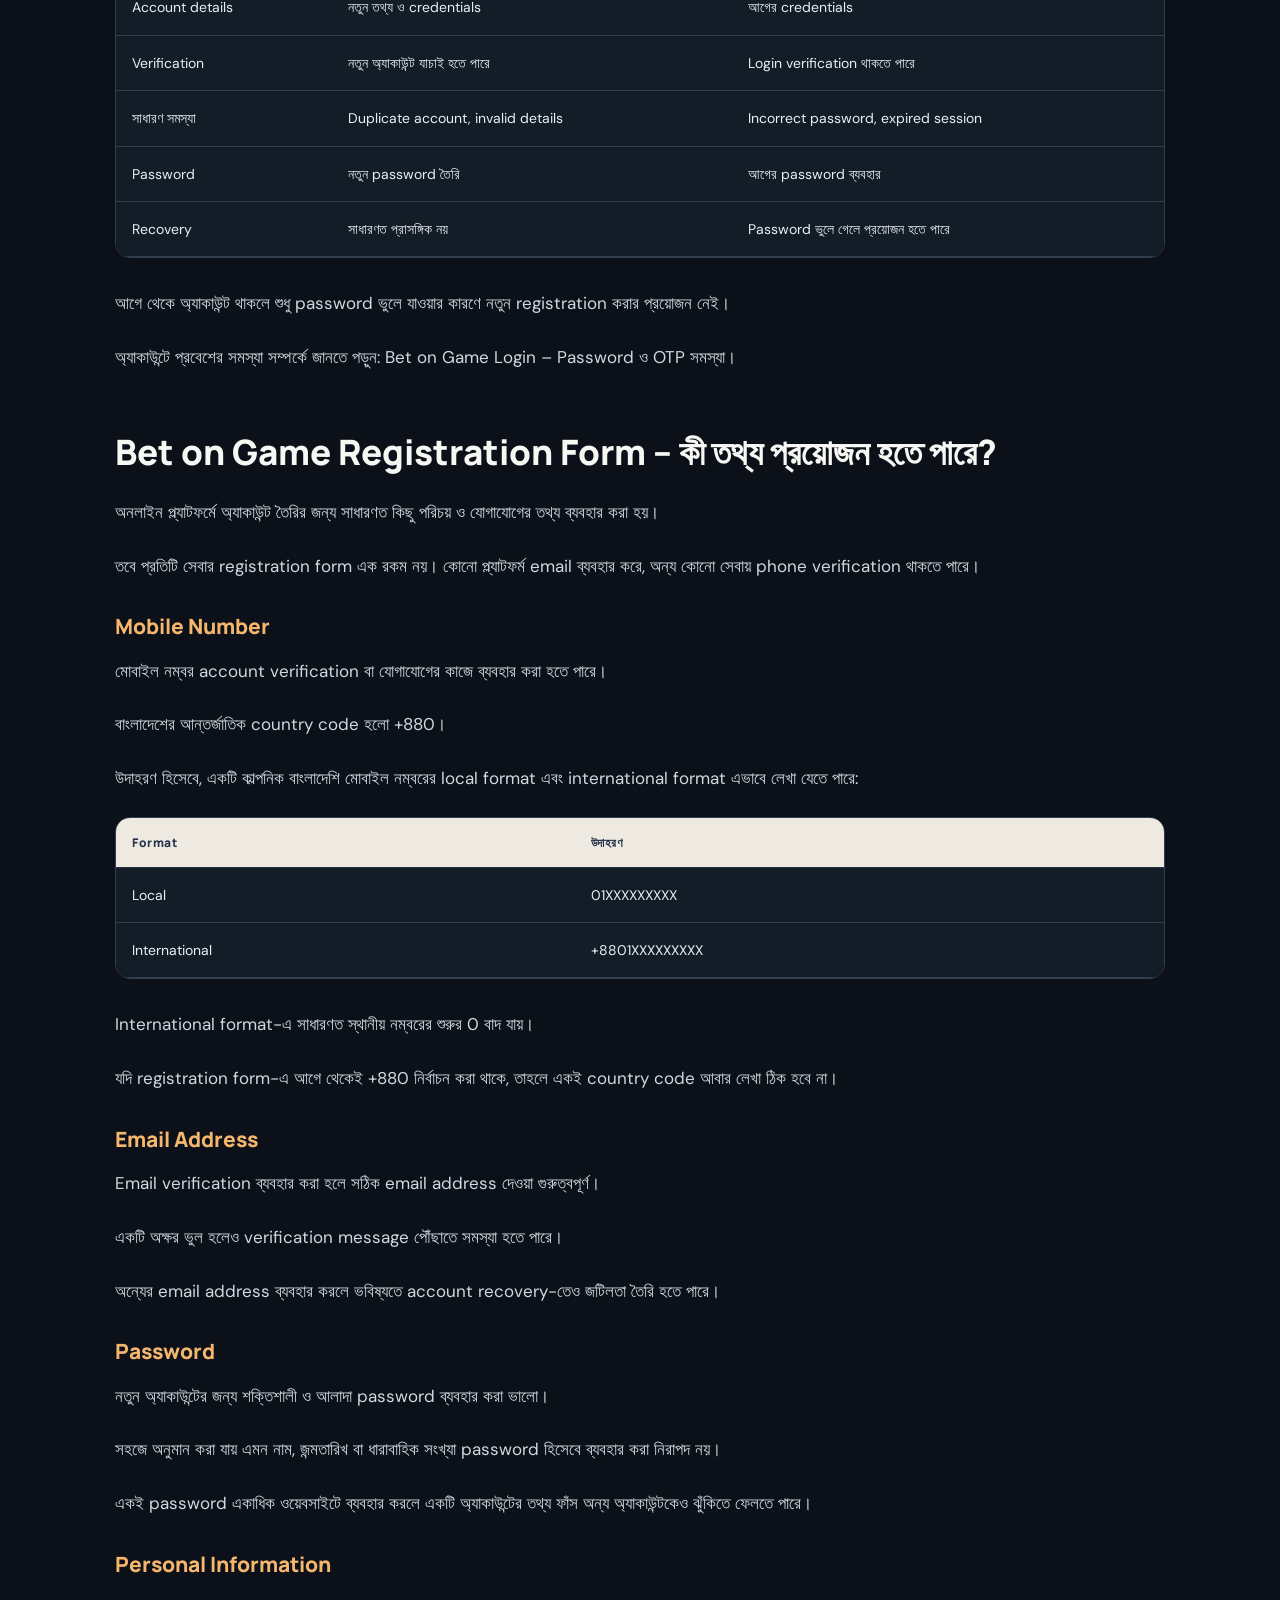
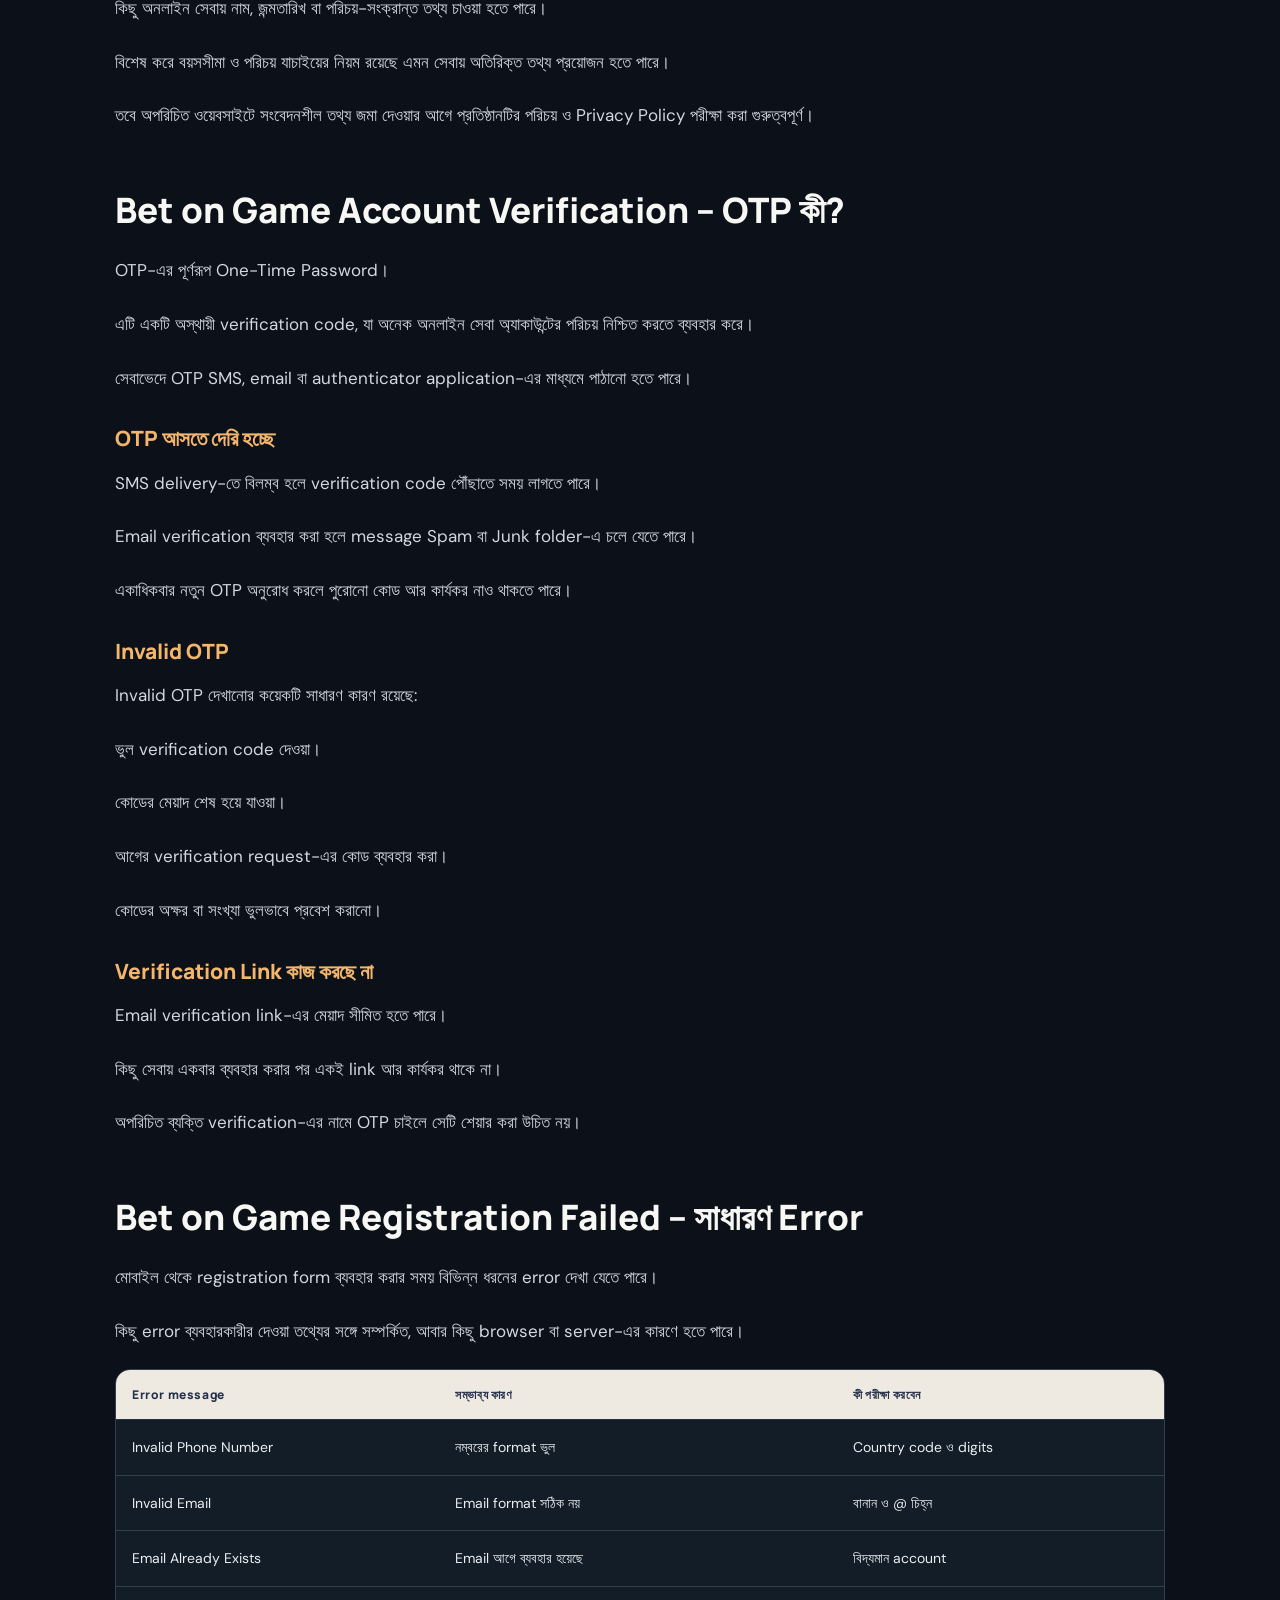
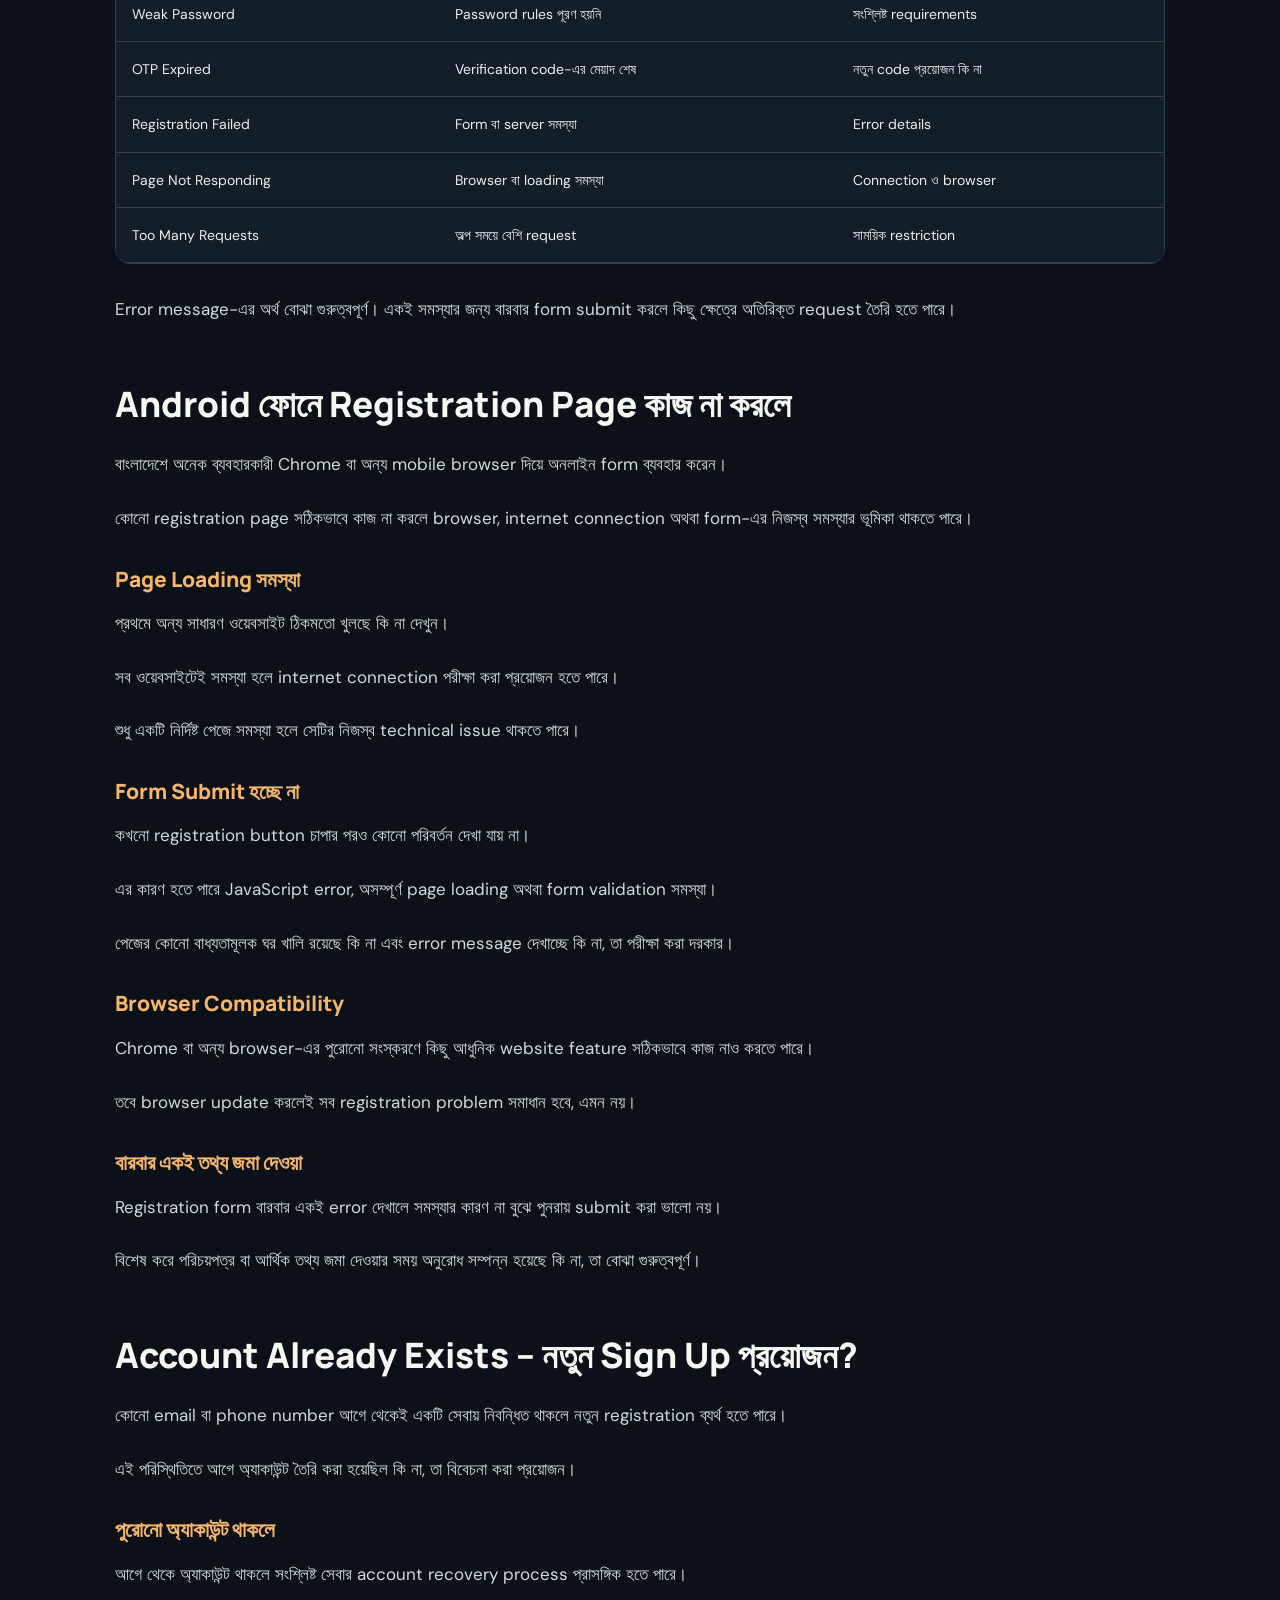
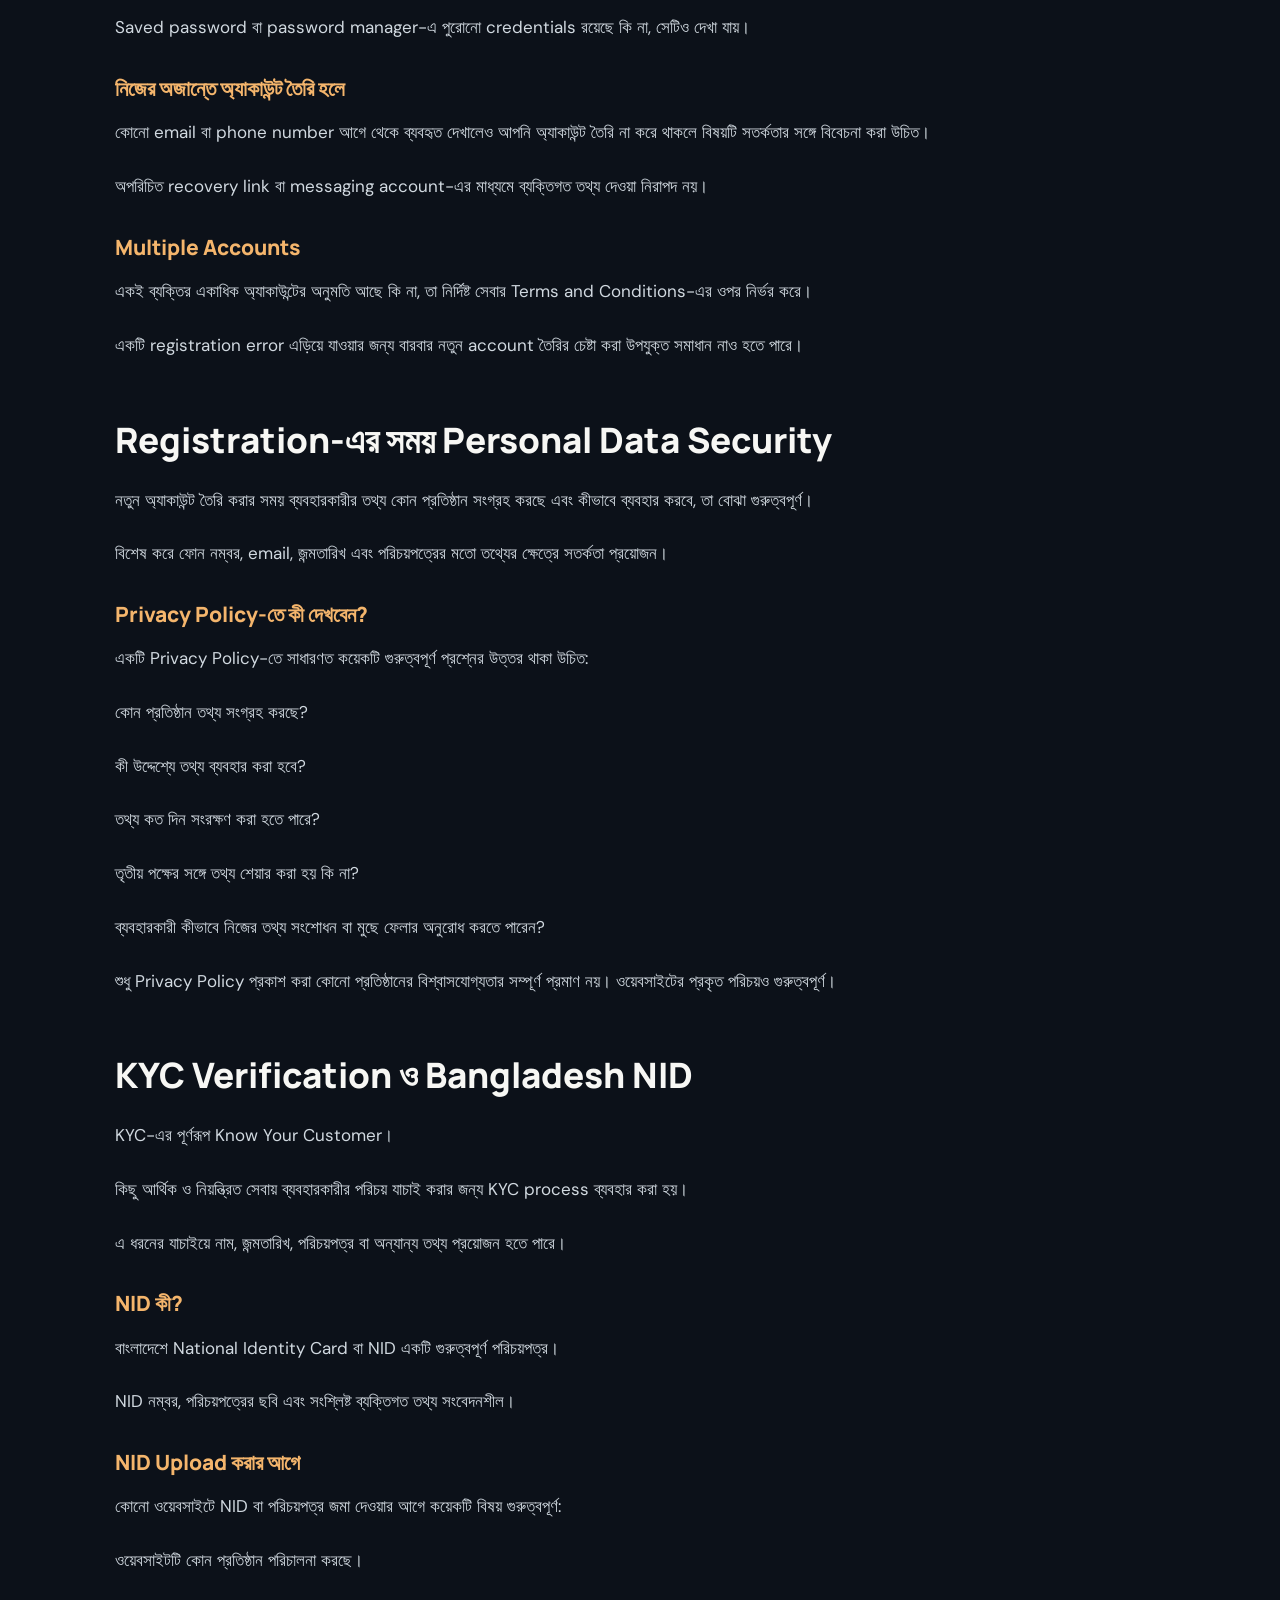
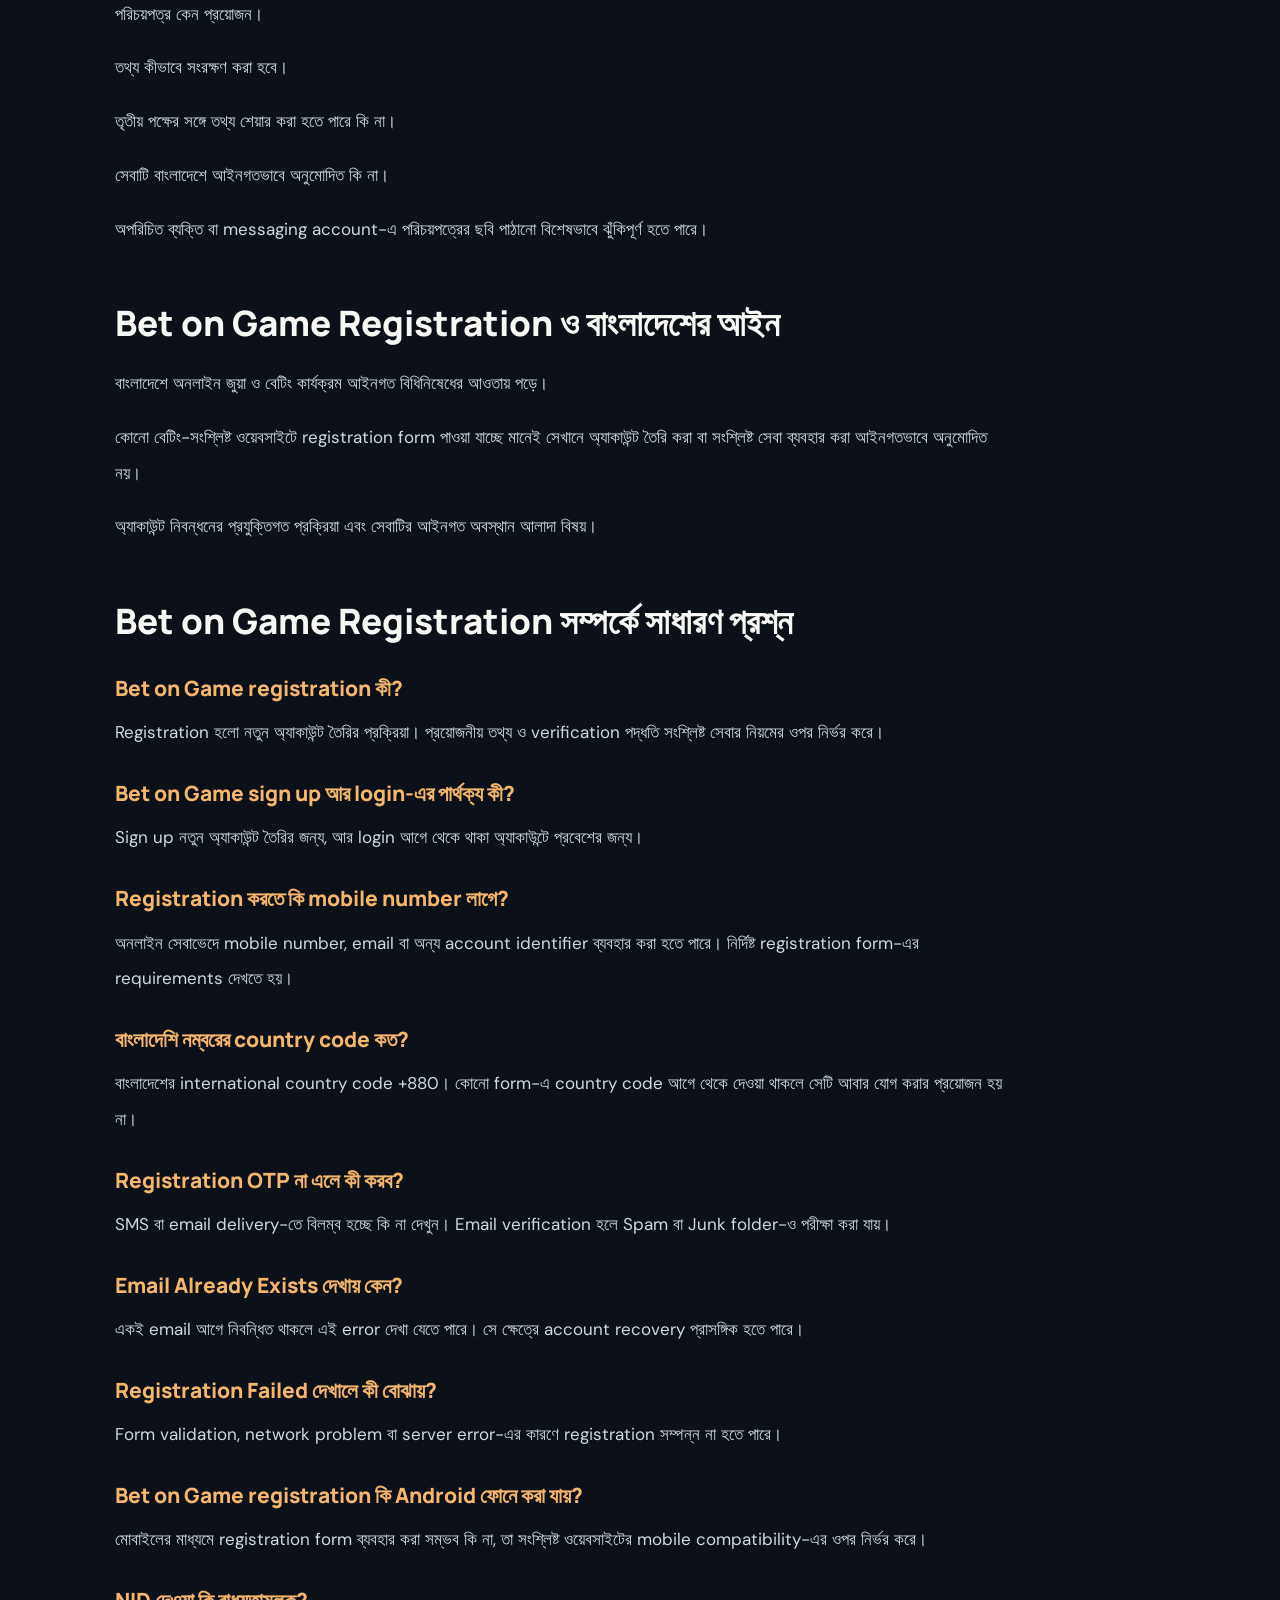
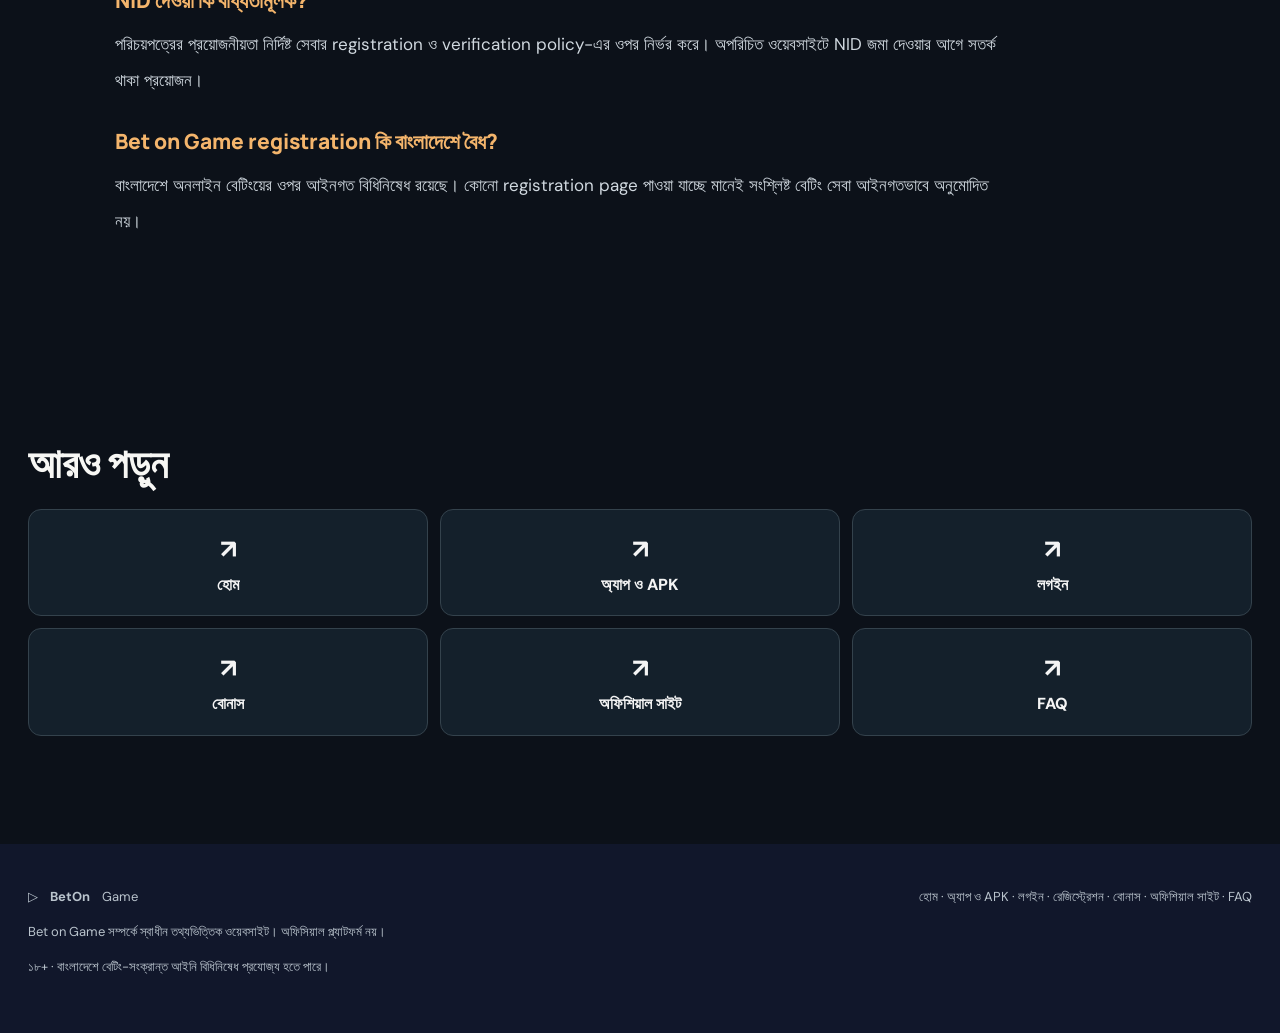
<file: registration/index.html>
<!DOCTYPE html>

<html lang="bn-BD"><head><meta charset="utf-8"/><meta content="width=device-width, initial-scale=1" name="viewport"/><meta content="#171d31" name="theme-color"/><title>Bet on Game Registration BD – Sign Up ও Account তথ্য</title><meta content="Bet on Game registration ও sign up সম্পর্কে জানুন। Mobile number, OTP, password, account verification, registration error ও নিরাপত্তার তথ্য BD।" name="description"/><meta content="OcO6SEF6Yd6gTLhYc5qlhoDZafXLxsuk9HwTfhQTQ_E" name="google-site-verification"/><link href="https://bet-on-game-bd.com/registration/" rel="canonical"/><link href="/assets/favicon.svg" rel="icon" type="image/svg+xml"/><link href="/assets/style.css" rel="stylesheet"/><meta content="website" property="og:type"/><meta content="bn_BD" property="og:locale"/><meta content="Bet on Game Registration BD – Sign Up ও Account তথ্য" property="og:title"/><meta content="Bet on Game registration ও sign up সম্পর্কে জানুন। Mobile number, OTP, password, account verification, registration error ও নিরাপত্তার তথ্য BD।" property="og:description"/><meta content="https://bet-on-game-bd.com/registration/" property="og:url"/><script type="application/ld+json">{"@context": "https://schema.org", "@type": "WebPage", "name": "Bet on Game Registration BD – Sign Up ও Account তথ্য", "description": "Bet on Game registration ও sign up সম্পর্কে জানুন। Mobile number, OTP, password, account verification, registration error ও নিরাপত্তার তথ্য BD।", "url": "https://bet-on-game-bd.com/registration/", "inLanguage": "bn-BD", "isPartOf": {"@type": "WebSite", "name": "Bet on Game Bangladesh", "url": "https://bet-on-game-bd.com/"}}</script></head><body><header class="site-header"><div class="wrap header-inner"><a aria-label="Bet on Game Bangladesh homepage" class="brand" href="/"><span class="brand-symbol">B<span>↗</span></span><span class="brand-word">BET<span>ON</span>GAME<small>BD EDITION</small></span></a><button aria-expanded="false" aria-label="Toggle navigation" class="menu-toggle">☰</button><nav aria-label="Main navigation" class="nav"><a href="/app-download/">অ্যাপ ও APK</a><a href="/login/">লগইন</a><a href="/registration/">রেজিস্ট্রেশন</a><a href="/bonus-promo-code/">বোনাস</a><a href="/official-website/">ওয়েবসাইট</a><a href="/faq/">FAQ</a><a class="btn nav-cta" href="/go-bd-platform/" rel="nofollow sponsored">প্ল্যাটফর্মে যান ↗</a></nav></div></header><main class="wrap"><section class="page-hero" style="--page-art:url(/assets/gift.webp)"><div aria-hidden="true" class="page-hero-glow"></div></section><article class="article-content"><h1>Bet on Game Registration BD – Sign Up ও নতুন অ্যাকাউন্ট সম্পর্কে তথ্য</h1>
<p>Bet on Game registration সম্পর্কে জানতে চান? নতুন অ্যাকাউন্ট তৈরির সময় কোন তথ্য প্রয়োজন, ফোন নম্বর বা email কীভাবে ব্যবহার করা হয়, OTP কেন আসে না এবং registration failed দেখালে কী বোঝায়—এসব প্রশ্ন ব্যবহারকারীদের মধ্যে সাধারণ।</p>
<p>বাংলাদেশে Android ফোন থেকে registration form ব্যবহার করার সময় মোবাইল নম্বরের ফরম্যাট, ইন্টারনেট সংযোগ এবং browser compatibility গুরুত্বপূর্ণ হতে পারে। পাশাপাশি ব্যক্তিগত তথ্য জমা দেওয়ার আগে ওয়েবসাইটের পরিচয় ও তথ্য ব্যবহারের নিয়ম বোঝা প্রয়োজন।</p>
<p>প্রথমে ওয়েব ঠিকানা ও অ্যাকাউন্টের নিরাপত্তা যাচাই করুন। এরপর আপনার প্রয়োজন অনুযায়ী নিচের ধাপগুলো অনুসরণ করুন; শর্ত বা স্ক্রিনের অপশন বদলে গেলে প্ল্যাটফর্মে দেখানো বর্তমান তথ্যই প্রযোজ্য।</p>
<section aria-label="Bet on Game welcome promotion" class="promo-feature"><div class="promo-feature__copy"><div class="promo-feature__brand">BET <span>ON</span> GAME <i>★</i></div><div class="promo-feature__eyebrow">WELCOME OFFER</div><h2>130% Welcome Bonus <em>+ 175 Free Spins</em></h2><p>প্রথম ডিপোজিটের বোনাস ও ফ্রি স্পিন সম্পর্কে বিস্তারিত দেখুন। অফার নেওয়ার আগে ন্যূনতম ডিপোজিট, ওয়েজারিং ও যোগ্যতার শর্ত দেখে নিন।</p></div><div class="promo-feature__ticket"><div class="promo-feature__ticket-top"><span>PROMO CODE</span><span class="promo-feature__sparkle">✦</span></div><div class="promo-feature__code">BETONGAME</div><div class="promo-feature__offer">130% + 175 FS</div><a class="promo-feature__button" href="/go-bd-platform/" rel="nofollow sponsored">বোনাস দেখুন <span aria-hidden="true">↗</span></a><small>অফারের প্রাপ্যতা ও শর্ত প্ল্যাটফর্মে যাচাই করুন।</small></div></section>
<h2>Bet on Game Sign Up ও Login – পার্থক্য কী?</h2>
<p>Sign up এবং login দুটি আলাদা প্রক্রিয়া।</p>
<p>Registration বা Sign Up ব্যবহার করা হয় নতুন অ্যাকাউন্ট তৈরির জন্য। অন্যদিকে Login হলো আগে থেকে থাকা অ্যাকাউন্টে প্রবেশ করার প্রক্রিয়া।</p>
<div class="table-wrap"><table><tr><th>বিষয়</th><th>Registration / Sign Up</th><th>Login</th></tr><tr><td>উদ্দেশ্য</td><td>নতুন অ্যাকাউন্ট তৈরি</td><td>বিদ্যমান অ্যাকাউন্টে প্রবেশ</td></tr><tr><td>Account details</td><td>নতুন তথ্য ও credentials</td><td>আগের credentials</td></tr><tr><td>Verification</td><td>নতুন অ্যাকাউন্ট যাচাই হতে পারে</td><td>Login verification থাকতে পারে</td></tr><tr><td>সাধারণ সমস্যা</td><td>Duplicate account, invalid details</td><td>Incorrect password, expired session</td></tr><tr><td>Password</td><td>নতুন password তৈরি</td><td>আগের password ব্যবহার</td></tr><tr><td>Recovery</td><td>সাধারণত প্রাসঙ্গিক নয়</td><td>Password ভুলে গেলে প্রয়োজন হতে পারে</td></tr></table></div>
<p>আগে থেকে অ্যাকাউন্ট থাকলে শুধু password ভুলে যাওয়ার কারণে নতুন registration করার প্রয়োজন নেই।</p>
<p>অ্যাকাউন্টে প্রবেশের সমস্যা সম্পর্কে জানতে পড়ুন: Bet on Game Login – Password ও OTP সমস্যা।</p>
<h2>Bet on Game Registration Form – কী তথ্য প্রয়োজন হতে পারে?</h2>
<p>অনলাইন প্ল্যাটফর্মে অ্যাকাউন্ট তৈরির জন্য সাধারণত কিছু পরিচয় ও যোগাযোগের তথ্য ব্যবহার করা হয়।</p>
<p>তবে প্রতিটি সেবার registration form এক রকম নয়। কোনো প্ল্যাটফর্ম email ব্যবহার করে, অন্য কোনো সেবায় phone verification থাকতে পারে।</p>
<h3>Mobile Number</h3>
<p>মোবাইল নম্বর account verification বা যোগাযোগের কাজে ব্যবহার করা হতে পারে।</p>
<p>বাংলাদেশের আন্তর্জাতিক country code হলো +880।</p>
<p>উদাহরণ হিসেবে, একটি কাল্পনিক বাংলাদেশি মোবাইল নম্বরের local format এবং international format এভাবে লেখা যেতে পারে:</p>
<div class="table-wrap"><table><tr><th>Format</th><th>উদাহরণ</th></tr><tr><td>Local</td><td>01XXXXXXXXX</td></tr><tr><td>International</td><td>+8801XXXXXXXXX</td></tr></table></div>
<p>International format-এ সাধারণত স্থানীয় নম্বরের শুরুর 0 বাদ যায়।</p>
<p>যদি registration form-এ আগে থেকেই +880 নির্বাচন করা থাকে, তাহলে একই country code আবার লেখা ঠিক হবে না।</p>
<h3>Email Address</h3>
<p>Email verification ব্যবহার করা হলে সঠিক email address দেওয়া গুরুত্বপূর্ণ।</p>
<p>একটি অক্ষর ভুল হলেও verification message পৌঁছাতে সমস্যা হতে পারে।</p>
<p>অন্যের email address ব্যবহার করলে ভবিষ্যতে account recovery-তেও জটিলতা তৈরি হতে পারে।</p>
<h3>Password</h3>
<p>নতুন অ্যাকাউন্টের জন্য শক্তিশালী ও আলাদা password ব্যবহার করা ভালো।</p>
<p>সহজে অনুমান করা যায় এমন নাম, জন্মতারিখ বা ধারাবাহিক সংখ্যা password হিসেবে ব্যবহার করা নিরাপদ নয়।</p>
<p>একই password একাধিক ওয়েবসাইটে ব্যবহার করলে একটি অ্যাকাউন্টের তথ্য ফাঁস অন্য অ্যাকাউন্টকেও ঝুঁকিতে ফেলতে পারে।</p>
<h3>Personal Information</h3>
<p>কিছু অনলাইন সেবায় নাম, জন্মতারিখ বা পরিচয়-সংক্রান্ত তথ্য চাওয়া হতে পারে।</p>
<p>বিশেষ করে বয়সসীমা ও পরিচয় যাচাইয়ের নিয়ম রয়েছে এমন সেবায় অতিরিক্ত তথ্য প্রয়োজন হতে পারে।</p>
<p>তবে অপরিচিত ওয়েবসাইটে সংবেদনশীল তথ্য জমা দেওয়ার আগে প্রতিষ্ঠানটির পরিচয় ও Privacy Policy পরীক্ষা করা গুরুত্বপূর্ণ।</p>
<h2>Bet on Game Account Verification – OTP কী?</h2>
<p>OTP-এর পূর্ণরূপ One-Time Password।</p>
<p>এটি একটি অস্থায়ী verification code, যা অনেক অনলাইন সেবা অ্যাকাউন্টের পরিচয় নিশ্চিত করতে ব্যবহার করে।</p>
<p>সেবাভেদে OTP SMS, email বা authenticator application-এর মাধ্যমে পাঠানো হতে পারে।</p>
<h3>OTP আসতে দেরি হচ্ছে</h3>
<p>SMS delivery-তে বিলম্ব হলে verification code পৌঁছাতে সময় লাগতে পারে।</p>
<p>Email verification ব্যবহার করা হলে message Spam বা Junk folder-এ চলে যেতে পারে।</p>
<p>একাধিকবার নতুন OTP অনুরোধ করলে পুরোনো কোড আর কার্যকর নাও থাকতে পারে।</p>
<h3>Invalid OTP</h3>
<p>Invalid OTP দেখানোর কয়েকটি সাধারণ কারণ রয়েছে:</p>
<p>ভুল verification code দেওয়া।</p>
<p>কোডের মেয়াদ শেষ হয়ে যাওয়া।</p>
<p>আগের verification request-এর কোড ব্যবহার করা।</p>
<p>কোডের অক্ষর বা সংখ্যা ভুলভাবে প্রবেশ করানো।</p>
<h3>Verification Link কাজ করছে না</h3>
<p>Email verification link-এর মেয়াদ সীমিত হতে পারে।</p>
<p>কিছু সেবায় একবার ব্যবহার করার পর একই link আর কার্যকর থাকে না।</p>
<p>অপরিচিত ব্যক্তি verification-এর নামে OTP চাইলে সেটি শেয়ার করা উচিত নয়।</p>
<h2>Bet on Game Registration Failed – সাধারণ Error</h2>
<p>মোবাইল থেকে registration form ব্যবহার করার সময় বিভিন্ন ধরনের error দেখা যেতে পারে।</p>
<p>কিছু error ব্যবহারকারীর দেওয়া তথ্যের সঙ্গে সম্পর্কিত, আবার কিছু browser বা server-এর কারণে হতে পারে।</p>
<div class="table-wrap"><table><tr><th>Error message</th><th>সম্ভাব্য কারণ</th><th>কী পরীক্ষা করবেন</th></tr><tr><td>Invalid Phone Number</td><td>নম্বরের format ভুল</td><td>Country code ও digits</td></tr><tr><td>Invalid Email</td><td>Email format সঠিক নয়</td><td>বানান ও @ চিহ্ন</td></tr><tr><td>Email Already Exists</td><td>Email আগে ব্যবহার হয়েছে</td><td>বিদ্যমান account</td></tr><tr><td>Weak Password</td><td>Password rules পূরণ হয়নি</td><td>সংশ্লিষ্ট requirements</td></tr><tr><td>OTP Expired</td><td>Verification code-এর মেয়াদ শেষ</td><td>নতুন code প্রয়োজন কি না</td></tr><tr><td>Registration Failed</td><td>Form বা server সমস্যা</td><td>Error details</td></tr><tr><td>Page Not Responding</td><td>Browser বা loading সমস্যা</td><td>Connection ও browser</td></tr><tr><td>Too Many Requests</td><td>অল্প সময়ে বেশি request</td><td>সাময়িক restriction</td></tr></table></div>
<p>Error message-এর অর্থ বোঝা গুরুত্বপূর্ণ। একই সমস্যার জন্য বারবার form submit করলে কিছু ক্ষেত্রে অতিরিক্ত request তৈরি হতে পারে।</p>
<h2>Android ফোনে Registration Page কাজ না করলে</h2>
<p>বাংলাদেশে অনেক ব্যবহারকারী Chrome বা অন্য mobile browser দিয়ে অনলাইন form ব্যবহার করেন।</p>
<p>কোনো registration page সঠিকভাবে কাজ না করলে browser, internet connection অথবা form-এর নিজস্ব সমস্যার ভূমিকা থাকতে পারে।</p>
<h3>Page Loading সমস্যা</h3>
<p>প্রথমে অন্য সাধারণ ওয়েবসাইট ঠিকমতো খুলছে কি না দেখুন।</p>
<p>সব ওয়েবসাইটেই সমস্যা হলে internet connection পরীক্ষা করা প্রয়োজন হতে পারে।</p>
<p>শুধু একটি নির্দিষ্ট পেজে সমস্যা হলে সেটির নিজস্ব technical issue থাকতে পারে।</p>
<h3>Form Submit হচ্ছে না</h3>
<p>কখনো registration button চাপার পরও কোনো পরিবর্তন দেখা যায় না।</p>
<p>এর কারণ হতে পারে JavaScript error, অসম্পূর্ণ page loading অথবা form validation সমস্যা।</p>
<p>পেজের কোনো বাধ্যতামূলক ঘর খালি রয়েছে কি না এবং error message দেখাচ্ছে কি না, তা পরীক্ষা করা দরকার।</p>
<h3>Browser Compatibility</h3>
<p>Chrome বা অন্য browser-এর পুরোনো সংস্করণে কিছু আধুনিক website feature সঠিকভাবে কাজ নাও করতে পারে।</p>
<p>তবে browser update করলেই সব registration problem সমাধান হবে, এমন নয়।</p>
<h3>বারবার একই তথ্য জমা দেওয়া</h3>
<p>Registration form বারবার একই error দেখালে সমস্যার কারণ না বুঝে পুনরায় submit করা ভালো নয়।</p>
<p>বিশেষ করে পরিচয়পত্র বা আর্থিক তথ্য জমা দেওয়ার সময় অনুরোধ সম্পন্ন হয়েছে কি না, তা বোঝা গুরুত্বপূর্ণ।</p>
<h2>Account Already Exists – নতুন Sign Up প্রয়োজন?</h2>
<p>কোনো email বা phone number আগে থেকেই একটি সেবায় নিবন্ধিত থাকলে নতুন registration ব্যর্থ হতে পারে।</p>
<p>এই পরিস্থিতিতে আগে অ্যাকাউন্ট তৈরি করা হয়েছিল কি না, তা বিবেচনা করা প্রয়োজন।</p>
<h3>পুরোনো অ্যাকাউন্ট থাকলে</h3>
<p>আগে থেকে অ্যাকাউন্ট থাকলে সংশ্লিষ্ট সেবার account recovery process প্রাসঙ্গিক হতে পারে।</p>
<p>Saved password বা password manager-এ পুরোনো credentials রয়েছে কি না, সেটিও দেখা যায়।</p>
<h3>নিজের অজান্তে অ্যাকাউন্ট তৈরি হলে</h3>
<p>কোনো email বা phone number আগে থেকে ব্যবহৃত দেখালেও আপনি অ্যাকাউন্ট তৈরি না করে থাকলে বিষয়টি সতর্কতার সঙ্গে বিবেচনা করা উচিত।</p>
<p>অপরিচিত recovery link বা messaging account-এর মাধ্যমে ব্যক্তিগত তথ্য দেওয়া নিরাপদ নয়।</p>
<h3>Multiple Accounts</h3>
<p>একই ব্যক্তির একাধিক অ্যাকাউন্টের অনুমতি আছে কি না, তা নির্দিষ্ট সেবার Terms and Conditions-এর ওপর নির্ভর করে।</p>
<p>একটি registration error এড়িয়ে যাওয়ার জন্য বারবার নতুন account তৈরির চেষ্টা করা উপযুক্ত সমাধান নাও হতে পারে।</p>
<h2>Registration-এর সময় Personal Data Security</h2>
<p>নতুন অ্যাকাউন্ট তৈরি করার সময় ব্যবহারকারীর তথ্য কোন প্রতিষ্ঠান সংগ্রহ করছে এবং কীভাবে ব্যবহার করবে, তা বোঝা গুরুত্বপূর্ণ।</p>
<p>বিশেষ করে ফোন নম্বর, email, জন্মতারিখ এবং পরিচয়পত্রের মতো তথ্যের ক্ষেত্রে সতর্কতা প্রয়োজন।</p>
<h3>Privacy Policy-তে কী দেখবেন?</h3>
<p>একটি Privacy Policy-তে সাধারণত কয়েকটি গুরুত্বপূর্ণ প্রশ্নের উত্তর থাকা উচিত:</p>
<p>কোন প্রতিষ্ঠান তথ্য সংগ্রহ করছে?</p>
<p>কী উদ্দেশ্যে তথ্য ব্যবহার করা হবে?</p>
<p>তথ্য কত দিন সংরক্ষণ করা হতে পারে?</p>
<p>তৃতীয় পক্ষের সঙ্গে তথ্য শেয়ার করা হয় কি না?</p>
<p>ব্যবহারকারী কীভাবে নিজের তথ্য সংশোধন বা মুছে ফেলার অনুরোধ করতে পারেন?</p>
<p>শুধু Privacy Policy প্রকাশ করা কোনো প্রতিষ্ঠানের বিশ্বাসযোগ্যতার সম্পূর্ণ প্রমাণ নয়। ওয়েবসাইটের প্রকৃত পরিচয়ও গুরুত্বপূর্ণ।</p>
<h2>KYC Verification ও Bangladesh NID</h2>
<p>KYC-এর পূর্ণরূপ Know Your Customer।</p>
<p>কিছু আর্থিক ও নিয়ন্ত্রিত সেবায় ব্যবহারকারীর পরিচয় যাচাই করার জন্য KYC process ব্যবহার করা হয়।</p>
<p>এ ধরনের যাচাইয়ে নাম, জন্মতারিখ, পরিচয়পত্র বা অন্যান্য তথ্য প্রয়োজন হতে পারে।</p>
<h3>NID কী?</h3>
<p>বাংলাদেশে National Identity Card বা NID একটি গুরুত্বপূর্ণ পরিচয়পত্র।</p>
<p>NID নম্বর, পরিচয়পত্রের ছবি এবং সংশ্লিষ্ট ব্যক্তিগত তথ্য সংবেদনশীল।</p>
<h3>NID Upload করার আগে</h3>
<p>কোনো ওয়েবসাইটে NID বা পরিচয়পত্র জমা দেওয়ার আগে কয়েকটি বিষয় গুরুত্বপূর্ণ:</p>
<p>ওয়েবসাইটটি কোন প্রতিষ্ঠান পরিচালনা করছে।</p>
<p>পরিচয়পত্র কেন প্রয়োজন।</p>
<p>তথ্য কীভাবে সংরক্ষণ করা হবে।</p>
<p>তৃতীয় পক্ষের সঙ্গে তথ্য শেয়ার করা হতে পারে কি না।</p>
<p>সেবাটি বাংলাদেশে আইনগতভাবে অনুমোদিত কি না।</p>
<p>অপরিচিত ব্যক্তি বা messaging account-এ পরিচয়পত্রের ছবি পাঠানো বিশেষভাবে ঝুঁকিপূর্ণ হতে পারে।</p>
<h2>Bet on Game Registration ও বাংলাদেশের আইন</h2>
<p>বাংলাদেশে অনলাইন জুয়া ও বেটিং কার্যক্রম আইনগত বিধিনিষেধের আওতায় পড়ে।</p>
<p>কোনো বেটিং-সংশ্লিষ্ট ওয়েবসাইটে registration form পাওয়া যাচ্ছে মানেই সেখানে অ্যাকাউন্ট তৈরি করা বা সংশ্লিষ্ট সেবা ব্যবহার করা আইনগতভাবে অনুমোদিত নয়।</p>
<p>অ্যাকাউন্ট নিবন্ধনের প্রযুক্তিগত প্রক্রিয়া এবং সেবাটির আইনগত অবস্থান আলাদা বিষয়।</p>
<h2>Bet on Game Registration সম্পর্কে সাধারণ প্রশ্ন</h2>
<h3>Bet on Game registration কী?</h3>
<p>Registration হলো নতুন অ্যাকাউন্ট তৈরির প্রক্রিয়া। প্রয়োজনীয় তথ্য ও verification পদ্ধতি সংশ্লিষ্ট সেবার নিয়মের ওপর নির্ভর করে।</p>
<h3>Bet on Game sign up আর login-এর পার্থক্য কী?</h3>
<p>Sign up নতুন অ্যাকাউন্ট তৈরির জন্য, আর login আগে থেকে থাকা অ্যাকাউন্টে প্রবেশের জন্য।</p>
<h3>Registration করতে কি mobile number লাগে?</h3>
<p>অনলাইন সেবাভেদে mobile number, email বা অন্য account identifier ব্যবহার করা হতে পারে। নির্দিষ্ট registration form-এর requirements দেখতে হয়।</p>
<h3>বাংলাদেশি নম্বরের country code কত?</h3>
<p>বাংলাদেশের international country code +880। কোনো form-এ country code আগে থেকে দেওয়া থাকলে সেটি আবার যোগ করার প্রয়োজন হয় না।</p>
<h3>Registration OTP না এলে কী করব?</h3>
<p>SMS বা email delivery-তে বিলম্ব হচ্ছে কি না দেখুন। Email verification হলে Spam বা Junk folder-ও পরীক্ষা করা যায়।</p>
<h3>Email Already Exists দেখায় কেন?</h3>
<p>একই email আগে নিবন্ধিত থাকলে এই error দেখা যেতে পারে। সে ক্ষেত্রে account recovery প্রাসঙ্গিক হতে পারে।</p>
<h3>Registration Failed দেখালে কী বোঝায়?</h3>
<p>Form validation, network problem বা server error-এর কারণে registration সম্পন্ন না হতে পারে।</p>
<h3>Bet on Game registration কি Android ফোনে করা যায়?</h3>
<p>মোবাইলের মাধ্যমে registration form ব্যবহার করা সম্ভব কি না, তা সংশ্লিষ্ট ওয়েবসাইটের mobile compatibility-এর ওপর নির্ভর করে।</p>
<h3>NID দেওয়া কি বাধ্যতামূলক?</h3>
<p>পরিচয়পত্রের প্রয়োজনীয়তা নির্দিষ্ট সেবার registration ও verification policy-এর ওপর নির্ভর করে। অপরিচিত ওয়েবসাইটে NID জমা দেওয়ার আগে সতর্ক থাকা প্রয়োজন।</p>
<h3>Bet on Game registration কি বাংলাদেশে বৈধ?</h3>
<p>বাংলাদেশে অনলাইন বেটিংয়ের ওপর আইনগত বিধিনিষেধ রয়েছে। কোনো registration page পাওয়া যাচ্ছে মানেই সংশ্লিষ্ট বেটিং সেবা আইনগতভাবে অনুমোদিত নয়।</p></article><section class="section"><h2>আরও পড়ুন</h2><div class="quick-links"><a href="/"><span>↗</span>হোম</a><a href="/app-download/"><span>↗</span>অ্যাপ ও APK</a><a href="/login/"><span>↗</span>লগইন</a><a href="/bonus-promo-code/"><span>↗</span>বোনাস</a><a href="/official-website/"><span>↗</span>অফিশিয়াল সাইট</a><a href="/faq/"><span>↗</span>FAQ</a></div></section></main><footer class="footer"><div class="wrap footer-inner"><div><a class="brand" href="/"><span class="mark">▷</span><b>BetOn</b><span>Game</span></a><p>Bet on Game সম্পর্কে স্বাধীন তথ্যভিত্তিক ওয়েবসাইট। অফিসিয়াল প্ল্যাটফর্ম নয়।</p><p>১৮+ · বাংলাদেশে বেটিং-সংক্রান্ত আইনি বিধিনিষেধ প্রযোজ্য হতে পারে।</p></div><div><a href="/">হোম</a> · <a href="/app-download/">অ্যাপ ও APK</a> · <a href="/login/">লগইন</a> · <a href="/registration/">রেজিস্ট্রেশন</a> · <a href="/bonus-promo-code/">বোনাস</a> · <a href="/official-website/">অফিশিয়াল সাইট</a> · <a href="/faq/">FAQ</a></div></div></footer><script defer="" src="/assets/site.js"></script></body></html>
</file>
<file: assets/style.css>
@import url('https://fonts.googleapis.com/css2?family=DM+Sans:wght@400;500;600;700;800&family=Manrope:wght@400;500;600;700;800&display=swap');
:root{--ink:#171d31;--muted:#677184;--paper:#f5f3ee;--white:#fff;--line:#e3e0d9;--orange:#ff6b35;--orange-dark:#c6401d;--blue:#343bc2;--deep:#11172b;--lime:#c9fa5c}
*{box-sizing:border-box}html{scroll-behavior:smooth}body{margin:0;background:var(--paper);color:var(--ink);font:16px/1.7 'DM Sans','Noto Sans Bengali',Arial,sans-serif}a{text-decoration:none;color:inherit}button{font:inherit}.wrap{max-width:1280px;padding:0 28px;margin:auto}.site-header{position:sticky;top:0;z-index:50;background:#faf9f6f5;border-bottom:1px solid var(--line);backdrop-filter:blur(18px)}.header-inner{min-height:84px;display:flex;align-items:center;justify-content:space-between;gap:25px}.brand{display:flex;align-items:center;gap:12px;white-space:nowrap}.brand-symbol{display:flex;align-items:center;justify-content:center;width:43px;height:43px;border-radius:13px;background:var(--orange);color:white;font:900 28px Manrope;transform:rotate(-7deg);box-shadow:4px 4px 0 #171d31}.brand-symbol span{font-size:12px;margin-left:-3px;margin-top:-18px}.brand-word{font:900 21px/1.05 Manrope;letter-spacing:-1.1px}.brand-word>span{color:var(--orange)}.brand-word small{display:block;font:800 9px/1.4 Manrope;letter-spacing:3px;color:#888b96}.nav{display:flex;align-items:center;gap:20px;font-size:13px;font-weight:800}.nav a:not(.btn):hover{color:var(--orange)}.btn{display:inline-flex;align-items:center;justify-content:center;gap:18px;border-radius:11px;background:var(--orange);border:1px solid #e95827;color:#fff;padding:15px 25px;font-weight:900;box-shadow:0 5px 0 var(--orange-dark),0 15px 25px #ff6b3526;transition:transform .2s}.btn:hover{transform:translateY(-3px)}.btn:active{transform:translateY(3px);box-shadow:0 2px 0 var(--orange-dark)}.nav-cta{font-size:12px;padding:11px 15px}.menu-toggle{display:none;background:transparent;border:1px solid var(--line);border-radius:9px;padding:9px 14px}.hero{display:grid;grid-template-columns:minmax(0,.88fr) minmax(0,1.12fr);gap:36px;align-items:center;padding:58px 0 75px;min-height:600px}.hero-copy{position:relative;z-index:2}.eyebrow{font:900 11px Manrope;letter-spacing:2.2px;color:var(--blue);text-transform:uppercase}.eyebrow-dot{display:inline-block;width:8px;height:8px;border-radius:50%;background:var(--orange);margin-right:7px}.hero h1{font:900 clamp(39px,4.5vw,66px)/1.14 Manrope,'Noto Sans Bengali',sans-serif;letter-spacing:-2px;margin:22px 0}.hero p{font-size:17px;line-height:1.9;color:#586277;max-width:590px}.hero-actions{display:flex;align-items:center;flex-wrap:wrap;gap:20px;margin:32px 0}.hero-secondary{font-size:13px;font-weight:800;border-bottom:2px solid var(--ink);padding-bottom:7px}.hero-secondary span{color:var(--orange)}.mini-facts{display:flex;gap:14px;flex-wrap:wrap;font-size:12px;font-weight:700;color:#6a7180}.mini-facts span:before{content:'✓';color:var(--orange);margin-right:6px;font-weight:900}.hero-visual{position:relative;border-radius:28px 90px 28px 28px;overflow:hidden;min-height:470px;background:#071c20;box-shadow:22px 24px 0 #e5e2dc,0 22px 65px #17253c35}.hero-visual img{display:block;width:100%;height:470px;object-fit:cover;object-position:center}.visual-stamp{position:absolute;right:20px;bottom:20px;display:flex;align-items:center;gap:8px;background:#f7f3e8;color:var(--ink);border-radius:10px;padding:10px 15px;box-shadow:0 10px 30px #0005}.visual-stamp span{font:900 26px Manrope;color:var(--orange)}.visual-stamp small{font:800 9px/1.4 Manrope;letter-spacing:1px}.section{padding:48px 0}.section h2,.section-head h2{font:900 clamp(27px,3.2vw,41px)/1.3 Manrope,'Noto Sans Bengali',sans-serif;letter-spacing:-.7px;margin:10px 0 20px}.section-lead{color:var(--muted)}.explore{margin:0 0 50px}.section-head{display:flex;align-items:end;justify-content:space-between;gap:20px;margin:0 0 24px}.section-head>a{font-weight:800;font-size:13px;color:var(--blue)}.explore-grid{display:grid;grid-template-columns:repeat(4,minmax(0,1fr));gap:16px}.explore-card{overflow:hidden;background:white;border:1px solid var(--line);border-radius:18px;padding:10px 10px 18px;box-shadow:0 8px 30px #16263c09;transition:transform .2s}.explore-card:hover{transform:translateY(-5px)}.explore-card img{display:block;width:100%;aspect-ratio:1.5;object-fit:cover;border-radius:12px}.explore-card>span{display:block;color:var(--orange);font:900 10px Manrope;letter-spacing:1.6px;margin:16px 12px 6px}.explore-card h3{font-size:21px;margin:0 12px}.explore-card p{font-size:13px;color:var(--muted);margin:5px 12px}.article-content{max-width:1000px;margin:auto;padding:24px 0 60px;overflow-wrap:anywhere}.article-content>h1{font:900 clamp(30px,4vw,50px)/1.3 Manrope,'Noto Sans Bengali';margin:15px 0 26px}.article-content>h2{font:900 clamp(25px,3vw,35px)/1.4 Manrope,'Noto Sans Bengali';margin:45px 0 18px}.article-content>h3{font:800 21px/1.4 Manrope,'Noto Sans Bengali';margin:28px 0 12px;color:var(--blue)}.article-content>p{font-size:16px;line-height:2;color:#46536a;margin:0 0 18px}.site-cta{display:flex;align-items:center;justify-content:space-between;gap:28px;margin:34px 0 42px;padding:30px 34px;border-radius:20px;background:var(--deep);color:#fff;box-shadow:12px 12px 0 #e6e0d6}.site-cta .kicker{color:var(--lime);font:900 10px Manrope;letter-spacing:2px}.site-cta h2{font:900 clamp(21px,2.5vw,29px)/1.4 Manrope,'Noto Sans Bengali';margin:9px 0}.site-cta p{color:#c7d0e0;line-height:1.8;margin:0}.site-cta .btn{flex-shrink:0}.table-wrap{overflow-x:auto;margin:20px 0 28px;border:1px solid var(--line);border-radius:15px;background:white}table{border-collapse:collapse;width:100%;min-width:570px}td,th{padding:16px;text-align:left;border-bottom:1px solid var(--line);font-size:14px;line-height:1.6}th{background:#eeeae2;color:#26314b;font:900 12px Manrope;letter-spacing:.6px}tr:nth-child(even){background:#fbfaf7}.bonus{display:grid;grid-template-columns:110px 1fr auto;align-items:center;gap:20px;padding:28px;background:#171d31;color:white;border-radius:20px;margin:20px 0}.bonus .gift{font-size:68px}.bonus h2{font-size:27px;line-height:1.4;margin:5px 0}.bonus p{color:#c8d0dc}.bonus .kicker{font-size:11px;color:var(--lime)}.cards,.game-grid{display:grid;grid-template-columns:repeat(3,1fr);gap:16px}.card,.game,.step{background:white;border:1px solid var(--line);border-radius:17px;padding:23px;min-width:0}.card h3,.game h3,.step h3{font-size:20px;margin:8px 0}.card p,.game p,.step p{color:var(--muted);font-size:14px}.card .emoji,.game .big{font-size:42px}.quick-links{display:grid;grid-template-columns:repeat(3,1fr);gap:12px}.quick-links a{background:white;border:1px solid var(--line);padding:17px;border-radius:13px;font-weight:800;text-align:center}.quick-links a span{display:block;font-size:26px}.steps{display:grid;grid-template-columns:repeat(4,1fr);gap:14px}.num{display:inline-grid;place-items:center;background:var(--orange);color:white;width:36px;height:36px;border-radius:9px;font-weight:900}.page-hero{padding:60px 0 20px}.page-hero h1{font:900 clamp(36px,5vw,60px)/1.3 Manrope,'Noto Sans Bengali';margin:14px 0}.page-hero p{color:var(--muted);max-width:800px}.faq details{background:white;border:1px solid var(--line);border-radius:12px;margin:10px 0;padding:17px}.faq summary{font-weight:800;cursor:pointer}.notice{background:#fff3e9;border-left:4px solid var(--orange);padding:17px;border-radius:8px}.subnav{display:flex;gap:10px;flex-wrap:wrap;margin:20px 0}.subnav a,.badge{background:white;border:1px solid var(--line);border-radius:30px;padding:8px 14px;font-size:12px;font-weight:800}.small{color:var(--muted);font-size:12px}.footer{background:var(--deep);color:#c3cbd7;padding:42px 0;margin-top:60px}.footer-inner{display:flex;justify-content:space-between;flex-wrap:wrap;gap:20px;font-size:13px}
@media(max-width:1050px){.nav{gap:10px}.nav a{font-size:11px}.hero{gap:22px}.hero-visual,.hero-visual img{min-height:390px;height:390px}.explore-grid{grid-template-columns:repeat(2,1fr)}}
@media(max-width:760px){.wrap{padding:0 18px}.header-inner{min-height:68px}.brand-word{font-size:18px}.brand-symbol{width:36px;height:36px;font-size:23px}.menu-toggle{display:block}.nav{display:none;position:absolute;top:68px;left:0;right:0;background:#faf9f6;padding:20px;flex-direction:column;align-items:stretch;border-bottom:1px solid var(--line);box-shadow:0 20px 30px #0002}.nav.open{display:flex}.nav a{font-size:15px}.hero{grid-template-columns:1fr;gap:25px;padding:35px 0 55px}.hero h1{font-size:clamp(34px,8vw,48px);letter-spacing:-1.2px}.hero p{font-size:15px}.hero-visual{min-height:0;height:auto;border-radius:19px 45px 19px 19px;box-shadow:10px 12px 0 #e5e2dc}.hero-visual img{height:auto;aspect-ratio:1.3;object-fit:cover;object-position:center}.visual-stamp{bottom:12px;right:12px}.hero-actions .btn{flex:1}.explore-grid{grid-template-columns:repeat(2,minmax(0,1fr));gap:10px}.explore-card h3{font-size:17px}.explore-card p{font-size:12px}.section-head{align-items:start}.section-head>a{white-space:nowrap}.site-cta{flex-direction:column;align-items:stretch;padding:24px 20px;box-shadow:6px 7px 0 #e6e0d6}.site-cta .btn{width:100%}.bonus{grid-template-columns:1fr}.bonus .gift{font-size:55px}.cards,.game-grid,.steps{grid-template-columns:1fr 1fr}.quick-links{grid-template-columns:repeat(2,1fr)}.article-content>p{font-size:15px}.footer-inner{display:block}}
@media(max-width:460px){.hero-actions{align-items:stretch;flex-direction:column}.hero-actions .btn{width:100%}.hero-secondary{text-align:center}.explore-grid{grid-template-columns:1fr 1fr}.explore-card{padding:7px 7px 14px}.explore-card>span{font-size:9px;margin:10px 7px 5px}.explore-card h3,.explore-card p{margin-left:7px;margin-right:7px}.cards,.game-grid,.steps{grid-template-columns:1fr}.section-head h2{font-size:24px}.hero-visual img{aspect-ratio:1.12}}
/* Mobile tables: data cards rather than sideways scroll */
@media(max-width:650px){.article-content .table-wrap{overflow:visible;border:0;background:none}.article-content table,.article-content tbody{display:block;width:100%;min-width:0}.article-content table tr:first-child{display:none}.article-content table tr{display:block;background:white!important;border:1px solid var(--line);border-radius:13px;padding:13px 16px;margin:0 0 10px}.article-content table td{display:block;border:0;padding:7px 0;font-size:14px;min-width:0}.article-content table td:first-child{font-weight:900;color:var(--ink);border-bottom:1px dashed var(--line);padding-bottom:10px}.article-content table td:last-child{color:#59657b}}

/* 2026 editorial redesign: cinematic immersive hero, no generic labels */
@import url('https://fonts.googleapis.com/css2?family=Noto+Sans+Bengali:wght@400;500;600;700;800;900&display=swap');
:root{--paper:#0c1119;--ink:#f7f7f4;--muted:#aebbc8;--line:#28323e;--orange:#f47a39;--orange-dark:#a83b18;--blue:#f4b56c}
body{background:#0c1119;color:#f4f3ef;font-family:'Noto Sans Bengali','DM Sans',sans-serif}
.site-header{background:#090e16f5;border-color:#27333e}.brand-word,.nav a{color:#f5f6f8}.brand-word small{color:#adb8c4}.nav a:not(.btn):hover{color:#ffbd80}
.hero{max-width:none;min-height:650px;display:flex;align-items:center;position:relative;isolation:isolate;padding:85px clamp(25px,6vw,95px);margin:0 -28px 40px;overflow:hidden;background:#081a1d}
.hero:before{content:'';position:absolute;inset:0;z-index:-2;background:linear-gradient(90deg,#061018 0%,#061018f5 25%,#061018c7 46%,#06101820 83%),url('/assets/hero-cinema.webp') center 46%/cover no-repeat}
.hero:after{content:'';position:absolute;inset:auto 0 0;height:180px;z-index:-1;background:linear-gradient(transparent,#0c1119)}
.hero-copy{width:min(670px,65%);padding:32px 0}.hero h1{font-family:'Noto Sans Bengali','Manrope',sans-serif;font-size:clamp(38px,4.4vw,69px);line-height:1.24;letter-spacing:-.8px;text-shadow:0 5px 22px #0008;margin:0 0 23px;color:#fff}.hero p{font-size:clamp(16px,1.5vw,20px);line-height:1.9;color:#e2e7e9;max-width:590px}.hero-visual{display:none}.hero-actions{margin-top:34px}.hero-secondary{color:#fff;border-color:#f4ad71}.hero-secondary span{color:#ffad6b}
.btn{border-radius:14px;background:linear-gradient(180deg,#ffa767 0%,#f26b2b 55%,#d84b1d 100%);border:1px solid #ffc28d;color:#14110e;box-shadow:0 6px 0 #873314,0 15px 34px #f26b2b33;text-shadow:none}.btn:hover{filter:brightness(1.07)}
.section h2,.section-head h2,.article-content h2,.article-content h1{font-family:'Noto Sans Bengali','Manrope',sans-serif;letter-spacing:0;color:#f7f7f4}.article-content{color:#d9e0e7}.article-content>p{color:#d1d9e0;line-height:2.1;max-width:900px;font-size:17px}.article-content h2{margin-top:52px}.article-content a:not(.btn){color:#ffbc84}
.explore-card,.card,.article-content table tr,.article-content table td,.article-content .table-wrap{background:#131d28!important;border-color:#31404c!important;color:#e9eef1!important}.explore-card p,.section-lead{color:#b5c0c9}.explore-card h3{color:#fff}.explore-card>span{color:#ffa46b}.site-cta{background:linear-gradient(120deg,#162938,#0c1a28 70%,#342016);border:1px solid #54616a;box-shadow:0 18px 50px #0005;color:#fff}.site-cta p{color:#d2dce5}.quick-links a,.steps>*,.cards>*,.game-grid>*{background:#14202b;color:#f4f4f4;border-color:#34424c}
.page-hero{position:relative;overflow:hidden;min-height:215px;margin:25px 0 28px;border-radius:22px;background:linear-gradient(90deg,#0b1b27 10%,#0b1b27ba 60%,#0b1b2733),var(--page-art) center/cover no-repeat;border:1px solid #3c4b53;box-shadow:0 22px 45px #0004}.page-hero-glow{position:absolute;inset:0;background:radial-gradient(ellipse at 20% 80%,#ef6b3130,transparent 60%);pointer-events:none}
.article-content>h1:first-child{font-size:clamp(32px,4vw,55px);line-height:1.35;max-width:1000px}.article-content{max-width:1050px;margin:0 auto 60px}.footer-inner,.site-footer{color:#bac4cd}
@media(max-width:760px){.nav{background:#0d1722;border-color:#35434b}.hero{min-height:0;margin:0 -18px 24px;padding:300px 20px 40px;align-items:flex-end}.hero:before{background:linear-gradient(0deg,#061018 3%,#061018e8 37%,#0610183d 80%),url('/assets/hero-cinema.webp') center top/auto 390px no-repeat}.hero:after{height:120px}.hero-copy{width:100%;padding:0}.hero h1{font-size:clamp(32px,8vw,44px);line-height:1.35}.hero p{font-size:15px}.hero-actions{gap:18px}.hero-actions .btn{flex:none;width:100%}.page-hero{min-height:145px;border-radius:15px;margin-top:15px}.article-content>p{font-size:15px;line-height:2}.article-content table tr{background:#14202b!important}.article-content table td:first-child{color:#fff}.article-content table td:last-child{color:#c4d0dc}}



/* Fully styled 2026 BetOnGame welcome promotion */
.promo-feature{position:relative;isolation:isolate;display:grid;grid-template-columns:minmax(0,1.35fr) minmax(270px,.65fr);align-items:center;gap:clamp(20px,3vw,48px);margin:38px 0 46px;padding:clamp(26px,4.5vw,58px);border:1px solid #995aff;border-radius:28px;background:radial-gradient(ellipse at 90% 5%,#ac4eff85,transparent 42%),radial-gradient(ellipse at 10% 95%,#8c16f0a8,transparent 55%),linear-gradient(115deg,#4110b5 0%,#671be1 48%,#361088 100%);color:#fff;box-shadow:0 24px 65px #280c7b60,inset 0 1px 0 #ffffff55;overflow:hidden}
.promo-feature:before{content:'';position:absolute;z-index:-1;right:-90px;top:-190px;width:500px;height:500px;border:1px solid #ffffff26;border-radius:50%;box-shadow:0 0 0 55px #ffffff07,0 0 0 120px #ffffff06;pointer-events:none}
.promo-feature:after{content:'✦';position:absolute;right:42%;bottom:14px;font-size:54px;color:#d9b5ff4d;pointer-events:none}
.promo-feature__copy{min-width:0}.promo-feature__brand{display:inline-flex;align-items:center;gap:5px;margin:0 0 30px;font:900 17px/1.2 'Manrope',sans-serif;letter-spacing:1px;font-style:italic;color:white}.promo-feature__brand span{display:inline-grid;place-items:center;min-width:32px;min-height:25px;background:#fff;border-radius:50%;color:#5d21d8;font-style:normal}.promo-feature__brand i{font-style:normal;color:#e5cbff;margin-left:5px}
.promo-feature__eyebrow{font:800 12px/1.5 'Manrope',sans-serif;letter-spacing:2.3px;text-transform:uppercase;color:#e8d3ff;margin-bottom:12px}
.promo-feature h2{font:900 clamp(32px,3.6vw,54px)/1.15 'Manrope','Noto Sans Bengali',sans-serif!important;letter-spacing:-1.5px;color:#fff!important;margin:0 0 20px!important;max-width:680px;text-wrap:balance}
.promo-feature h2 em{display:block;font-style:normal;color:#ffe576;font-size:.82em;margin-top:8px}
.promo-feature__copy p{font:500 15px/1.85 'Noto Sans Bengali',sans-serif;color:#eee5ff;max-width:620px;margin:0}
.promo-feature__ticket{position:relative;min-width:0;padding:25px;border:1px solid #d4aaff85;border-radius:22px;background:linear-gradient(160deg,#ffffff25,#24085f75);box-shadow:0 14px 30px #18034665,inset 0 1px 0 #ffffff40;backdrop-filter:blur(9px)}
.promo-feature__ticket-top{display:flex;align-items:center;justify-content:space-between;gap:12px;font:800 11px 'Manrope',sans-serif;letter-spacing:1.7px;color:#e8d5ff}
.promo-feature__sparkle{font-size:23px;color:#ffe576}
.promo-feature__code{font:900 clamp(23px,2.5vw,36px)/1.2 'Manrope',sans-serif;letter-spacing:.4px;color:white;margin:18px 0 8px;overflow-wrap:anywhere}
.promo-feature__offer{color:#f6e6ff;font:800 15px 'Manrope',sans-serif;margin-bottom:20px}
.promo-feature__button{display:flex;justify-content:center;align-items:center;gap:10px;min-height:58px;padding:14px 16px;border-radius:14px;background:linear-gradient(180deg,#ffe982,#ffbd39 55%,#f38a1b);border:1px solid #fff0a3;color:#251142!important;font:900 18px/1.3 'Noto Sans Bengali','Manrope',sans-serif;text-align:center;box-shadow:0 5px 0 #9e4c0c,0 14px 25px #1c064955;transition:transform .2s,filter .2s}
.promo-feature__button:hover{transform:translateY(-3px);filter:brightness(1.06)}
.promo-feature__ticket small{display:block;margin-top:17px;color:#e3d5f6;font:500 12px/1.65 'Noto Sans Bengali',sans-serif}
@media(max-width:800px){.promo-feature{grid-template-columns:1fr;gap:26px;padding:30px 24px}.promo-feature__brand{margin-bottom:22px}.promo-feature h2{font-size:clamp(30px,6vw,44px)!important}.promo-feature__ticket{padding:22px}}
@media(max-width:460px){.promo-feature{border-radius:19px;margin:26px 0 36px;padding:24px 17px;gap:22px}.promo-feature__brand{font-size:14px;margin-bottom:18px}.promo-feature__eyebrow{font-size:10px}.promo-feature h2{font-size:clamp(28px,8vw,35px)!important;letter-spacing:-.7px}.promo-feature h2 em{font-size:.85em}.promo-feature__copy p{font-size:13px;line-height:1.8}.promo-feature__ticket{padding:19px 16px;border-radius:16px}.promo-feature__code{font-size:26px}.promo-feature__button{min-height:54px;font-size:17px}}
</file>
